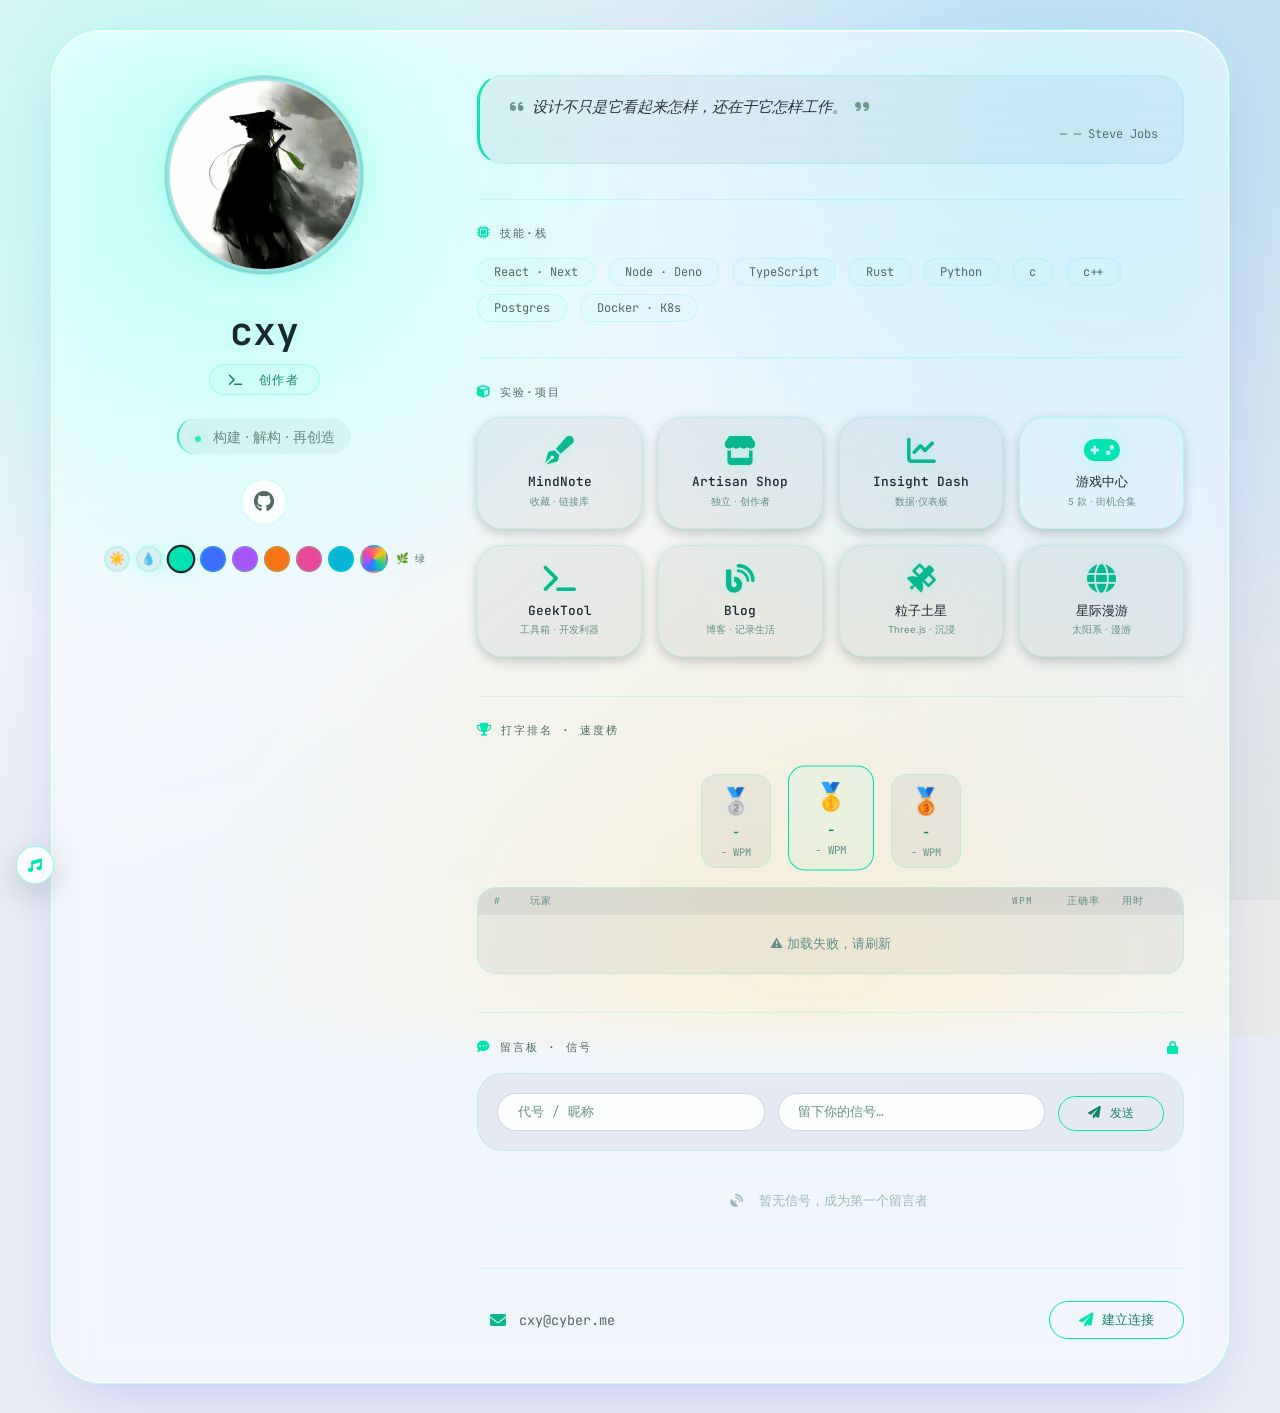
<file: index.html>
<!DOCTYPE html>
<html lang="zh-CN">

<head>
  <meta charset="UTF-8" />
  <meta name="viewport" content="width=device-width, initial-scale=1.0" />
  <title>cxy的个人网站</title>
  <link rel="stylesheet" href="https://cdnjs.cloudflare.com/ajax/libs/font-awesome/6.0.0-beta3/css/all.min.css" />
  <link rel="preconnect" href="https://fonts.googleapis.com" />
  <link rel="preconnect" href="https://fonts.gstatic.com" crossorigin />
  <link
    href="https://fonts.googleapis.com/css2?family=JetBrains+Mono:wght@400;500;600;700&family=Inter:wght@400;500;600;700&display=swap"
    rel="stylesheet" />
  <link rel="stylesheet" href="assets/theme.css" />
  <link rel="icon" type="image/svg+xml" href="favicon.svg" data-theme-icon />
  <script src="assets/theme.js"></script>
  <style>

    * {
      margin: 0;
      padding: 0;
      box-sizing: border-box;
    }

    body {
      font-family: 'Inter', 'JetBrains Mono', monospace;
      background: var(--bg-body);
      background-image: radial-gradient(circle at 10% 20%, #13171f 0%, #080a0e 90%);
      min-height: 100vh;
      display: flex;
      align-items: center;
      justify-content: center;
      padding: 1.8rem;
      color: var(--text-primary);
      line-height: 1.5;
    }

    .card {
      max-width: 1180px;
      width: 100%;
      background: var(--bg-card);
      backdrop-filter: blur(12px) saturate(180%);
      border-radius: 3.2rem;
      padding: 2.8rem;
      border: 1px solid var(--primary-border);
      box-shadow: 0 30px 60px -20px rgba(0, 0, 0, 0.8), 0 0 0 1px var(--primary-border) inset;
      transition: border-color 0.3s;
    }

    .card:hover {
      border-color: var(--primary-border-hover);
    }

    .profile-grid {
      display: grid;
      grid-template-columns: 1fr 2.1fr;
      gap: 2.8rem;
      align-items: start;
    }

    .profile-side {
      display: flex;
      flex-direction: column;
      align-items: center;
      text-align: center;
    }

    .avatar-wrapper {
      position: relative;
      width: 100%;
      max-width: 200px;
      aspect-ratio: 1/1;
      border-radius: 50%;
      padding: 5px;
      background: linear-gradient(145deg, #1a2a3a, #0d1b2a);
      box-shadow: 0 0 30px var(--primary-glow), 0 0 8px var(--primary) inset;
      margin-bottom: 1.8rem;
      border: 1px solid var(--primary-border);
      transition: box-shadow 0.3s;
    }

    .avatar-wrapper:hover {
      box-shadow: 0 0 48px var(--primary-glow), 0 0 12px var(--primary) inset;
    }

    .avatar-placeholder {
      width: 100%;
      height: 100%;
      border-radius: 50%;
      background: #10171f;
      display: flex;
      align-items: center;
      justify-content: center;
      font-size: 4.8rem;
      font-weight: 600;
      color: var(--text-accent);
      text-shadow: 0 0 18px var(--primary-glow);
      border: 1px solid var(--primary-border);
      background-image: radial-gradient(circle at 30% 30%, #1d3347, #0d1823);
    }

    .profile-name {
      font-family: 'JetBrains Mono', monospace;
      font-size: 2.4rem;
      font-weight: 600;
      color: var(--text-primary);
      text-shadow: 0 0 12px var(--primary-glow);
      margin-bottom: 0.2rem;
    }

    .profile-title {
      font-family: 'JetBrains Mono', monospace;
      font-size: 0.75rem;
      font-weight: 400;
      letter-spacing: 1.5px;
      text-transform: uppercase;
      color: var(--text-accent);
      background: rgba(var(--primary-rgb), 0.04);
      padding: 0.35rem 1.2rem;
      border-radius: 40px;
      border: 1px solid var(--primary-border);
      display: inline-block;
      margin-bottom: 1rem;
    }

    .profile-bio {
      font-size: 0.9rem;
      color: var(--text-secondary);
      max-width: 240px;
      margin: 0.5rem auto 1.6rem;
      opacity: 0.8;
      background: var(--bg-input);
      padding: 0.4rem 1rem;
      border-radius: 30px;
      border-left: 2px solid var(--primary);
    }

    .social-links {
      display: flex;
      gap: 1rem;
      flex-wrap: wrap;
      justify-content: center;
    }

    .social-links a {
      display: inline-flex;
      align-items: center;
      justify-content: center;
      width: 46px;
      height: 46px;
      border-radius: 50%;
      background: rgba(20, 30, 44, 0.7);
      color: var(--text-secondary);
      font-size: 1.3rem;
      transition: all 0.2s ease;
      text-decoration: none;
      border: 1px solid var(--primary-border);
    }

    .social-links a:hover {
      background: var(--primary);
      color: #0b0f18;
      transform: translateY(-4px) scale(1.02);
      box-shadow: 0 0 30px var(--primary-glow);
    }

    .profile-content {
      display: flex;
      flex-direction: column;
      gap: 2.2rem;
    }

    .quote-section {
      background: var(--bg-input);
      border-radius: 1.6rem;
      padding: 1.2rem 1.6rem;
      border: 1px solid var(--border-color);
      border-left: 3px solid var(--primary);
      transition: border-color 0.3s;
    }

    .quote-section:hover {
      border-color: var(--primary);
    }

    .quote-text {
      font-size: 0.95rem;
      color: var(--text-primary);
      line-height: 1.6;
      font-style: italic;
    }

    .quote-text i {
      color: var(--text-muted);
      margin: 0 4px;
    }

    .quote-author {
      display: block;
      margin-top: 0.4rem;
      font-size: 0.75rem;
      color: var(--text-secondary);
      font-family: 'JetBrains Mono', monospace;
      text-align: right;
    }

    .quote-author::before {
      content: "— ";
    }

    .skills-section {
      border-top: 1px solid var(--border-color);
      padding-top: 1.6rem;
    }

    .section-label {
      font-family: 'JetBrains Mono', monospace;
      font-size: 0.7rem;
      text-transform: uppercase;
      letter-spacing: 2px;
      font-weight: 500;
      color: var(--text-secondary);
      margin-bottom: 1rem;
      display: flex;
      align-items: center;
      gap: 8px;
    }

    .section-label i {
      color: var(--primary);
      font-size: 0.8rem;
    }

    .skill-tags {
      display: flex;
      flex-wrap: wrap;
      gap: 0.5rem 0.8rem;
    }

    .skill-tag {
      font-family: 'JetBrains Mono', monospace;
      background: rgba(var(--primary-rgb), 0.02);
      padding: 0.25rem 1rem;
      border-radius: 30px;
      font-size: 0.75rem;
      font-weight: 400;
      color: var(--text-secondary);
      border: 1px solid var(--border-color);
      transition: all 0.15s;
    }

    .skill-tag:hover {
      border-color: var(--primary);
      background: rgba(var(--primary-rgb), 0.04);
      color: var(--text-accent);
    }

    .work-section {
      border-top: 1px solid var(--border-color);
      padding-top: 1.6rem;
    }

    .work-grid {
      display: grid;
      grid-template-columns: repeat(auto-fill, minmax(130px, 1fr));
      gap: 1rem;
      margin-top: 0.4rem;
    }

    .work-item {
      background: var(--bg-input);
      border-radius: 1.6rem;
      padding: 1.2rem 0.6rem;
      text-align: center;
      border: 1px solid var(--border-color);
      transition: all 0.25s ease;
      box-shadow: 0 4px 12px rgba(0, 0, 0, 0.2);
      text-decoration: none;
      display: block;
      color: inherit;
      cursor: pointer;
    }

    .work-item:hover {
      transform: translateY(-6px);
      border-color: var(--primary);
      background: rgba(var(--primary-rgb), 0.02);
      box-shadow: 0 0 40px var(--primary-glow);
    }

    .work-item i {
      font-size: 1.8rem;
      color: var(--primary-light);
      margin-bottom: 0.4rem;
      display: block;
      text-shadow: 0 0 12px var(--primary-glow);
    }

    .work-item span {
      display: block;
      font-family: 'JetBrains Mono', monospace;
      font-weight: 500;
      font-size: 0.8rem;
      color: var(--text-primary);
    }

    .work-item small {
      display: block;
      font-size: 0.6rem;
      color: var(--text-muted);
      margin-top: 0.2rem;
    }

    .work-item.game-entry {
      border-color: var(--primary-border);
      background: rgba(var(--primary-rgb), 0.01);
    }

    .work-item.game-entry i {
      color: var(--primary);
      text-shadow: 0 0 24px var(--primary-glow);
    }

    .work-item.game-entry:hover {
      border-color: var(--primary);
      background: rgba(var(--primary-rgb), 0.03);
    }

    /* ===== 打字排名 ===== */
    .rankings-section {
      border-top: 1px solid var(--border-color);
      padding-top: 1.6rem;
      margin-top: 0.2rem;
    }

    .podium {
      display: flex;
      justify-content: center;
      align-items: flex-end;
      gap: 1.2rem;
      padding: 0.8rem 0 1.2rem;
      min-height: 90px;
    }

    .podium-item {
      display: flex;
      flex-direction: column;
      align-items: center;
      gap: 2px;
      padding: 0.4rem 1rem;
      border-radius: 1rem;
      background: var(--bg-input);
      border: 1px solid var(--border-color);
      min-width: 70px;
      transition: 0.2s;
    }

    .podium-item:hover {
      border-color: var(--primary);
      transform: translateY(-2px);
    }

    .podium-first {
      border-color: var(--primary);
      background: rgba(var(--primary-rgb), 0.04);
      padding: 0.6rem 1.5rem;
      transform: scale(1.05);
    }

    .podium-first:hover {
      transform: scale(1.08);
    }

    .podium-medal {
      font-size: 1.6rem;
    }

    .podium-name {
      font-family: 'JetBrains Mono', monospace;
      font-weight: 600;
      font-size: 0.85rem;
      color: var(--text-accent);
    }

    .podium-score {
      font-family: 'JetBrains Mono', monospace;
      font-size: 0.65rem;
      color: var(--text-muted);
    }

    .rankings-table {
      background: var(--bg-input);
      border-radius: 1.2rem;
      border: 1px solid var(--border-color);
      overflow: hidden;
    }

    .rank-header {
      display: grid;
      grid-template-columns: 36px 1fr 55px 55px 45px;
      padding: 0.4rem 1rem;
      background: rgba(0, 0, 0, 0.2);
      font-size: 0.6rem;
      color: var(--text-muted);
      text-transform: uppercase;
      letter-spacing: 1px;
      font-family: 'JetBrains Mono', monospace;
    }

    .rank-row {
      display: grid;
      grid-template-columns: 36px 1fr 55px 55px 45px;
      padding: 0.3rem 1rem;
      font-size: 0.75rem;
      font-family: 'JetBrains Mono', monospace;
      border-top: 1px solid var(--border-color);
      transition: 0.15s;
      align-items: center;
    }

    .rank-row:hover {
      background: rgba(var(--primary-rgb), 0.02);
    }

    .rank-row .rank-num {
      color: var(--text-muted);
      font-size: 0.65rem;
    }

    .rank-row .rank-name {
      color: var(--text-accent);
      font-weight: 500;
    }

    .rank-row .rank-wpm {
      color: var(--primary);
      font-weight: 600;
    }

    .rank-row .rank-acc {
      color: var(--text-secondary);
    }

    .rank-row .rank-time {
      color: var(--text-muted);
      font-size: 0.65rem;
    }

    .rank-row.me {
      background: rgba(var(--primary-rgb), 0.04);
      border-left: 2px solid var(--primary);
    }

    .rank-empty {
      padding: 1.2rem;
      text-align: center;
      color: var(--text-muted);
      font-size: 0.8rem;
    }

    .guestbook-section {
      border-top: 1px solid var(--border-color);
      padding-top: 1.6rem;
      margin-top: 0.2rem;
    }

    .guestbook-area {
      display: flex;
      flex-direction: column;
      gap: 1.2rem;
    }

    .guestbook-form {
      display: flex;
      flex-direction: column;
      gap: 0.8rem;
      background: var(--bg-input);
      padding: 1.2rem;
      border-radius: 1.6rem;
      border: 1px solid var(--border-color);
    }

    .form-row {
      display: flex;
      gap: 0.8rem;
      flex-wrap: wrap;
    }

    .form-row input,
    .form-row textarea {
      flex: 1;
      background: rgba(0, 0, 0, 0.3);
      border: 1px solid var(--border-color);
      border-radius: 60px;
      padding: 0.6rem 1.2rem;
      font-family: 'JetBrains Mono', monospace;
      font-size: 0.8rem;
      color: var(--text-primary);
      outline: none;
      min-width: 140px;
      transition: border-color 0.3s;
    }

    .form-row input:focus,
    .form-row textarea:focus {
      border-color: var(--primary);
      box-shadow: 0 0 20px var(--primary-glow);
    }

    .form-row textarea {
      border-radius: 1.2rem;
      resize: vertical;
      min-height: 60px;
      flex-basis: 100%;
    }

    .form-row input::placeholder,
    .form-row textarea::placeholder {
      color: var(--text-muted);
      font-weight: 300;
    }

    .btn-submit {
      align-self: flex-end;
      background: transparent;
      border: 1px solid var(--primary);
      color: var(--text-accent);
      padding: 0.5rem 1.8rem;
      border-radius: 60px;
      font-family: 'JetBrains Mono', monospace;
      font-size: 0.75rem;
      font-weight: 500;
      cursor: pointer;
      transition: all 0.25s ease;
      display: inline-flex;
      align-items: center;
      gap: 0.6rem;
    }

    .btn-submit:hover {
      background: var(--primary);
      color: #0b0f18;
      box-shadow: 0 0 40px var(--primary-glow);
    }

    .btn-submit i {
      font-size: 0.8rem;
    }

    .messages-container {
      display: flex;
      flex-direction: column;
      gap: 0.9rem;
      max-height: 340px;
      overflow-y: auto;
      padding-right: 4px;
      scrollbar-width: thin;
      scrollbar-color: #1a3340 transparent;
    }

    .messages-container::-webkit-scrollbar {
      width: 4px;
    }

    .messages-container::-webkit-scrollbar-track {
      background: transparent;
    }

    .messages-container::-webkit-scrollbar-thumb {
      background: #1a3340;
      border-radius: 12px;
    }

    .message-item {
      background: rgba(0, 20, 20, 0.15);
      border-radius: 1.2rem;
      padding: 0.8rem 1.2rem;
      border-left: 3px solid var(--primary);
      border: 1px solid var(--border-color);
      border-left-width: 4px;
      display: flex;
      justify-content: space-between;
      align-items: flex-start;
      gap: 0.8rem;
      transition: background 0.2s;
    }

    .message-item:hover {
      background: rgba(var(--primary-rgb), 0.01);
    }

    .message-body {
      flex: 1;
    }

    .message-meta {
      display: flex;
      align-items: baseline;
      gap: 0.6rem;
      flex-wrap: wrap;
      margin-bottom: 0.15rem;
    }

    .message-author {
      font-family: 'JetBrains Mono', monospace;
      font-weight: 600;
      font-size: 0.8rem;
      color: var(--text-accent);
    }

    .message-time {
      font-family: 'JetBrains Mono', monospace;
      font-size: 0.55rem;
      color: var(--text-muted);
      letter-spacing: 0.3px;
    }

    .message-text {
      font-size: 0.9rem;
      color: var(--text-primary);
      word-break: break-word;
      line-height: 1.5;
    }

    .message-delete {
      background: transparent;
      border: none;
      color: var(--text-muted);
      cursor: pointer;
      font-size: 0.9rem;
      padding: 0.2rem 0.4rem;
      border-radius: 30px;
      transition: all 0.15s;
      flex-shrink: 0;
      margin-top: 0.1rem;
    }

    .message-delete:hover {
      color: #ff6b6b;
      background: rgba(255, 100, 100, 0.06);
      transform: scale(1.1);
    }

    .empty-messages {
      color: var(--text-muted);
      font-family: 'JetBrains Mono', monospace;
      font-size: 0.8rem;
      text-align: center;
      padding: 1.2rem 0;
      border: 1px dashed var(--border-color);
      border-radius: 1.6rem;
      opacity: 0.6;
    }

    .contact-row {
      margin-top: 0.2rem;
      display: flex;
      flex-wrap: wrap;
      align-items: center;
      gap: 1.2rem 1.8rem;
      border-top: 1px solid var(--border-color);
      padding-top: 2rem;
    }

    .contact-item {
      display: flex;
      align-items: center;
      gap: 0.6rem;
      color: var(--text-secondary);
      font-size: 0.85rem;
      font-family: 'JetBrains Mono', monospace;
      text-decoration: none;
      padding: 0.2rem 0.6rem;
      border-radius: 30px;
      transition: color 0.2s;
    }

    .contact-item i {
      font-size: 1rem;
      color: var(--primary-light);
      width: 1.4rem;
      text-align: center;
    }

    .contact-item:hover {
      color: var(--text-accent);
    }

    .btn-cta {
      background: transparent;
      color: var(--text-accent);
      padding: 0.5rem 1.8rem;
      border-radius: 60px;
      font-weight: 500;
      font-size: 0.8rem;
      font-family: 'JetBrains Mono', monospace;
      text-decoration: none;
      border: 1px solid var(--primary);
      transition: all 0.25s ease;
      display: inline-flex;
      align-items: center;
      gap: 0.6rem;
      margin-left: auto;
    }

    .btn-cta i {
      color: var(--primary);
      font-size: 0.9rem;
      transition: color 0.25s;
    }

    .btn-cta:hover {
      background: var(--primary);
      color: #0b0f18;
      box-shadow: 0 0 40px var(--primary-glow);
    }

    .btn-cta:hover i {
      color: #0b0f18;
    }

    .scanline {
      position: fixed;
      top: 0;
      left: 0;
      width: 100%;
      height: 100%;
      pointer-events: none;
      z-index: 9999;
      background: repeating-linear-gradient(0deg, rgba(var(--primary-rgb), 0.01) 0px, rgba(0, 0, 0, 0.01) 2px, transparent 4px,
          transparent 6px);
      opacity: 0.15;
    }

    .glow-dot {
      display: inline-block;
      width: 6px;
      height: 6px;
      background: var(--primary);
      border-radius: 50%;
      margin-right: 8px;
      box-shadow: 0 0 16px var(--primary);
      animation: pulse-dot 1.8s infinite;
    }

    @keyframes pulse-dot {

      0%,
      100% {
        opacity: 0.3;
        transform: scale(0.9);
      }

      50% {
        opacity: 1;
        transform: scale(1.2);
      }
    }

    @media (max-width: 820px) {
      .profile-grid {
        grid-template-columns: 1fr;
        gap: 1.8rem;
      }

      .card {
        padding: 2rem 1.6rem;
        border-radius: 2.4rem;
      }

      .profile-side {
        max-width: 280px;
        margin: 0 auto;
      }

      .avatar-wrapper {
        max-width: 150px;
      }

      .profile-name {
        font-size: 2rem;
      }

      .work-grid {
        grid-template-columns: repeat(auto-fill, minmax(120px, 1fr));
      }

      .contact-row {
        flex-direction: column;
        align-items: stretch;
        gap: 0.6rem;
      }

      .btn-cta {
        margin-left: 0;
        justify-content: center;
      }

      .form-row {
        flex-direction: column;
      }

      .form-row input {
        flex-basis: auto;
      }

      .btn-submit {
        align-self: stretch;
        justify-content: center;
      }
    }

    @media (max-width: 480px) {
      .card {
        padding: 1.2rem 1rem;
        border-radius: 1.8rem;
      }

      .profile-name {
        font-size: 1.6rem;
      }

      .skill-tags {
        gap: 0.3rem;
      }

      .skill-tag {
        font-size: 0.7rem;
        padding: 0.2rem 0.7rem;
      }

      .message-item {
        flex-wrap: wrap;
      }

      .message-delete {
        align-self: flex-end;
      }
    }

    /* ===== 白天模式：翻亮页面里写死的深色块 ===== */
    html[data-mode="light"] .avatar-wrapper {
      background: linear-gradient(145deg, #dfe8f3, #c8d5e6);
    }

    html[data-mode="light"] .avatar-placeholder {
      background: #eef2f8;
      background-image: radial-gradient(circle at 30% 30%, #e2ebf5, #d0dcea);
    }

    html[data-mode="light"] .social-links a {
      background: rgba(255, 255, 255, 0.85);
    }

    html[data-mode="light"] .message-item {
      background: rgba(255, 255, 255, 0.6);
    }

    html[data-mode="light"] .rank-header {
      background: rgba(16, 34, 52, 0.06);
    }
  </style>
</head>

<body>
  <div class="scanline" aria-hidden="true"></div>
  <main class="card">
    <div class="profile-grid">
      <!-- 左侧 -->
      <aside class="profile-side">
        <div class="avatar-wrapper">
          <img src="avatar.jpg" alt="cxy"
            style="width:100%;height:100%;border-radius:50%;object-fit:cover;display:block;" />
        </div>
        <h1 class="profile-name">cxy</h1>
        <span class="profile-title"><i class="fas fa-terminal" style="margin-right: 6px;"></i> 创作者</span>
        <div class="profile-bio">
          <span class="glow-dot"></span> 构建 · 解构 · 再创造
        </div>
        <div class="social-links">
          <a href="https://github.com/Tzlqcxy" target="_blank" aria-label="GitHub">
            <i class="fab fa-github"></i>
          </a>
        </div>
        <!-- 换肤 + 调色盘 -->
        <div data-theme-switcher style="margin-top:1.2rem"></div>
      </aside>
      <!-- 右侧 -->
      <section class="profile-content">
        <!-- 每日名言 -->
        <div class="quote-section">
          <div class="quote-text" id="quoteText">
            <i class="fas fa-quote-left"></i> 加载中... <i class="fas fa-quote-right"></i>
          </div>
          <div class="quote-author" id="quoteAuthor">——</div>
        </div>
        <!-- 技能 -->
        <div class="skills-section">
          <div class="section-label"><i class="fas fa-microchip"></i> 技能·栈</div>
          <div class="skill-tags">
            <span class="skill-tag">React · Next</span>
            <span class="skill-tag">Node · Deno</span>
            <span class="skill-tag">TypeScript</span>
            <span class="skill-tag">Rust</span>
            <span class="skill-tag">Python</span>
            <span class="skill-tag">c</span>
            <span class="skill-tag">c++</span>
            <span class="skill-tag">Postgres</span>
            <span class="skill-tag">Docker · K8s</span>
          </div>
        </div>
        <!-- 作品 -->
        <div class="work-section">
          <div class="section-label"><i class="fas fa-cube"></i> 实验·项目</div>
          <div class="work-grid">
            <a href="mindnote.html" class="work-item">
              <i class="fas fa-pen-fancy"></i>
              <span>MindNote</span>
              <small>收藏 · 链接库</small>
            </a>
            <a href="artisan.html" class="work-item">
              <i class="fas fa-store"></i>
              <span>Artisan Shop</span>
              <small>独立 · 创作者</small>
            </a>
            <a href="dash.html" class="work-item">
              <i class="fas fa-chart-line"></i>
              <span>Insight Dash</span>
              <small>数据·仪表板</small>
            </a>
            <a href="games.html" class="work-item game-entry">
              <i class="fas fa-gamepad"></i>
              <span>游戏中心</span>
              <small>5 款 · 街机合集</small>
            </a>
            <a href="tool.html" class="work-item">
              <i class="fas fa-terminal"></i>
              <span>GeekTool</span>
              <small>工具箱 · 开发利器</small>
            </a>
            <a href="https://blog.eggfish.dpdns.org" class="work-item">
              <i class="fas fa-blog"></i>
              <span>Blog</span>
              <small>博客 · 记录生活</small>
            </a>
            <a href="saturn.html" class="work-item">
              <i class="fas fa-satellite"></i>
              <span>粒子土星</span>
              <small>Three.js · 沉浸</small>
            </a>
            <a href="planet.html" class="work-item">
              <i class="fas fa-globe"></i>
              <span>星际漫游</span>
              <small>太阳系 · 漫游</small>
            </a>
          </div>
        </div>

        <!-- ===== 打字排名 ===== -->
        <div class="rankings-section">
          <div class="section-label"><i class="fas fa-trophy"></i> 打字排名 · 速度榜</div>

          <div class="podium" id="podium">
            <div class="podium-item" id="rank2">
              <span class="podium-medal">🥈</span>
              <span class="podium-name">-</span>
              <span class="podium-score">- WPM</span>
            </div>
            <div class="podium-item podium-first" id="rank1">
              <span class="podium-medal">🥇</span>
              <span class="podium-name">-</span>
              <span class="podium-score">- WPM</span>
            </div>
            <div class="podium-item" id="rank3">
              <span class="podium-medal">🥉</span>
              <span class="podium-name">-</span>
              <span class="podium-score">- WPM</span>
            </div>
          </div>

          <div class="rankings-table">
            <div class="rank-header">
              <span>#</span>
              <span>玩家</span>
              <span>WPM</span>
              <span>正确率</span>
              <span>用时</span>
            </div>
            <div id="rankingsList">
              <div class="rank-empty">⏳ 加载中...</div>
            </div>
          </div>
        </div>

        <!-- 留言板 -->
        <div class="guestbook-section">
          <div class="section-label">
            <i class="fas fa-comment-dots"></i> 留言板 · 信号
            <button id="gbAdminBtn" type="button"
              style="margin-left:auto;background:none;border:none;color:var(--text-muted);cursor:pointer;font-size:0.8rem;padding:0.1rem 0.4rem;border-radius:30px;transition:0.2s;"
              title="管理模式（删除留言）"><i class="fas fa-lock"></i></button>
          </div>
          <div class="guestbook-area">
            <form class="guestbook-form" id="guestbookForm">
              <div class="form-row">
                <input type="text" id="nameInput" placeholder="代号 / 昵称" maxlength="20" required />
                <input type="text" id="messageInput" placeholder="留下你的信号…" maxlength="120" required />
                <button type="submit" class="btn-submit"><i class="fas fa-paper-plane"></i> 发送</button>
              </div>
            </form>
            <div class="messages-container" id="messagesContainer"></div>
          </div>
        </div>
        <!-- 联系 -->
        <div class="contact-row">
          <a href="mailto:cxy@cyber.me" class="contact-item">
            <i class="fas fa-envelope"></i> cxy@cyber.me
          </a>
          <a href="#" class="btn-cta">
            <i class="fas fa-paper-plane"></i> 建立连接
          </a>
        </div>
      </section>
    </div>
  </main>

  <script>
    
    // ===== 每日名言 =====
    (function () {
      const quotes = [
        { text: "代码是写给人看的，只是顺便让机器执行。", author: "计算机科学格言" },
        { text: "简单是可靠的先决条件。", author: "Edsger Dijkstra" },
        { text: "任何傻瓜都能写出计算机能理解的代码。优秀的程序员写出人能读懂的代码。", author: "Martin Fowler" },
        { text: "程序必须是为了让人阅读而写，只是顺便让机器执行。", author: "Harold Abelson" },
        { text: "好的设计是显而易见的，伟大的设计是隐形的。", author: "Jared Spool" },
        { text: "在软件中，唯一不变的就是变化本身。", author: "敏捷宣言" },
        { text: "复杂性是万恶之源。", author: "计算机科学格言" },
        { text: "先让它工作，再让它正确，最后让它更快。", author: "编程格言" },
        { text: "最有效的调试工具是仔细思考。", author: "Brian Kernighan" },
        { text: "优秀的设计师会简化，而不是复杂化。", author: "设计格言" },
        { text: "不要重复自己。", author: "DRY 原则" },
        { text: "保持简单，傻瓜。", author: "KISS 原则" },
        { text: "预见变化并拥抱它。", author: "敏捷价值观" },
        { text: "最好的方式是去做，而不是空谈。", author: "实践格言" },
        { text: "创造力是聪明地玩耍。", author: "Albert Einstein" },
        { text: "完美不是没有东西可加，而是没有东西可减。", author: "Antoine de Saint-Exupéry" },
        { text: "设计不只是它看起来怎样，还在于它怎样工作。", author: "Steve Jobs" },
      ];
      const now = new Date();
      const start = new Date(now.getFullYear(), 0, 0);
      const diff = now - start;
      const dayOfYear = Math.floor(diff / (1000 * 60 * 60 * 24));
      const index = dayOfYear % quotes.length;
      const quote = quotes[index];
      const textEl = document.getElementById('quoteText');
      const authorEl = document.getElementById('quoteAuthor');
      if (textEl && authorEl) {
        textEl.innerHTML = `<i class="fas fa-quote-left"></i> ${quote.text} <i class="fas fa-quote-right"></i>`;
        authorEl.textContent = `— ${quote.author}`;
      }
    })();

    // ===== 留言板 (D1 后端存储) =====
    (function () {
      const API_BASE = 'https://api.eggfish.dpdns.org/api';

      async function fetchMessages() {
        try {
          const resp = await fetch(`${API_BASE}/messages`);
          if (!resp.ok) throw new Error('获取失败');
          const data = await resp.json();
          localStorage.setItem('geek_guestbook_messages', JSON.stringify(data));
          return data;
        } catch (error) {
          console.warn('从服务器获取留言失败:', error);
          try {
            const raw = localStorage.getItem('geek_guestbook_messages');
            if (raw) {
              const parsed = JSON.parse(raw);
              if (Array.isArray(parsed)) return parsed;
            }
          } catch (_) { }
          return [];
        }
      }

      async function addMessage(name, text) {
        try {
          const resp = await fetch(`${API_BASE}/messages`, {
            method: 'POST',
            headers: { 'Content-Type': 'application/json' },
            body: JSON.stringify({ name: name.trim(), text: text.trim() })
          });
          if (!resp.ok) {
            const errMsg = await resp.text();
            throw new Error(errMsg || '保存失败');
          }
          return true;
        } catch (error) {
          console.warn('发送留言失败:', error);
          alert('⚠️ ' + error.message);
          return false;
        }
      }

      async function deleteMessage(id) {
        try {
          const resp = await fetch(`${API_BASE}/messages/${id}`, {
            method: 'DELETE',
            headers: { 'X-Admin-Token': sessionStorage.getItem('admin_token') || '' }
          });
          if (resp.status === 401) {
            sessionStorage.removeItem('admin_token');
            syncAdminBtn();
            throw new Error('管理密钥不正确');
          }
          if (!resp.ok) throw new Error('删除失败');
          return true;
        } catch (error) {
          console.warn('删除留言失败:', error);
          alert('⚠️ ' + error.message);
          return false;
        }
      }

      // 管理模式：有密钥才显示删除按钮（校验在服务端做）
      function adminOn() { return !!sessionStorage.getItem('admin_token'); }
      function syncAdminBtn() {
        const btn = document.getElementById('gbAdminBtn');
        if (!btn) return;
        btn.innerHTML = adminOn() ? '<i class="fas fa-lock-open"></i>' : '<i class="fas fa-lock"></i>';
        btn.title = adminOn() ? '退出管理模式' : '管理模式（删除留言）';
        btn.style.color = adminOn() ? 'var(--primary)' : '';
      }
      (function () {
        const btn = document.getElementById('gbAdminBtn');
        if (!btn) return;
        btn.addEventListener('click', function () {
          if (adminOn()) {
            sessionStorage.removeItem('admin_token');
          } else {
            const tk = prompt('输入管理密钥（与后台管理一致）');
            if (tk === null) return;
            if (!tk.trim()) { alert('密钥不能为空'); return; }
            sessionStorage.setItem('admin_token', tk.trim());
          }
          syncAdminBtn();
          loadMessages();
        });
        syncAdminBtn();
      })();

      function formatTime(timestamp) {
        const date = new Date(timestamp);
        const pad = (n) => String(n).padStart(2, '0');
        return `${date.getFullYear()}-${pad(date.getMonth() + 1)}-${pad(date.getDate())} ${pad(date.getHours())}:${pad(date.getMinutes())}`;
      }

      function escapeHtml(unsafe) {
        if (!unsafe) return '';
        return unsafe.replace(/&/g, "&amp;").replace(/</g, "&lt;").replace(/>/g, "&gt;").replace(/"/g, "&quot;")
          .replace(/'/g, "&#039;");
      }

      function renderMessages(messages) {
        const container = document.getElementById('messagesContainer');
        if (!container) return;

        if (!messages || messages.length === 0) {
          container.innerHTML =
            `<div class="empty-messages"><i class="fas fa-satellite-dish" style="margin-right: 8px;"></i> 暂无信号，成为第一个留言者</div>`;
          return;
        }

        const sorted = [...messages].sort((a, b) => (b.created_at || b.time || 0) - (a.created_at || a.time || 0));

        let html = '';
        const showDel = adminOn();
        sorted.forEach(msg => {
          const name = msg.name || '匿名';
          const text = msg.text || '…';
          const time = msg.created_at || msg.time || Date.now();
          const id = msg.id;
          const timeStr = formatTime(time);

          html += `
                <div class="message-item" data-id="${id}">
                    <div class="message-body">
                        <div class="message-meta">
                            <span class="message-author">${escapeHtml(name)}</span>
                            <span class="message-time">${timeStr}</span>
                        </div>
                        <div class="message-text">${escapeHtml(text)}</div>
                    </div>
                    ${showDel ? '<button class="message-delete" data-id="' + id + '" title="删除信号"><i class="fas fa-trash-alt"></i></button>' : ''}
                </div>
            `;
        });

        container.innerHTML = html;

        container.querySelectorAll('.message-delete').forEach(btn => {
          btn.addEventListener('click', async function (e) {
            e.stopPropagation();
            const id = Number(this.getAttribute('data-id'));
            if (!id) return;
            if (!confirm('确定要抹除这条信号吗？')) return;

            const ok = await deleteMessage(id);
            if (ok) {
              const messages = await fetchMessages();
              renderMessages(messages);
            }
          });
        });
      }

      async function loadMessages() {
        const messages = await fetchMessages();
        renderMessages(messages);
        return messages;
      }

      const form = document.getElementById('guestbookForm');
      const nameInput = document.getElementById('nameInput');
      const messageInput = document.getElementById('messageInput');

      if (form) {
        form.addEventListener('submit', async function (e) {
          e.preventDefault();

          const name = nameInput.value.trim();
          const text = messageInput.value.trim();

          if (!name || !text) {
            alert('代号和信号都不能为空 ✦');
            return;
          }

          const submitBtn = form.querySelector('.btn-submit');
          submitBtn.disabled = true;
          submitBtn.innerHTML = '<i class="fas fa-spinner fa-spin"></i> 发送中...';

          const ok = await addMessage(name, text);

          submitBtn.disabled = false;
          submitBtn.innerHTML = '<i class="fas fa-paper-plane"></i> 发送';

          if (ok) {
            nameInput.value = '';
            messageInput.value = '';
            const messages = await fetchMessages();
            renderMessages(messages);
            const container = document.getElementById('messagesContainer');
            if (container) container.scrollTop = 0;
          }
        });
      }

      loadMessages();

      window.refreshGuestbook = loadMessages;

      setInterval(() => {
        loadMessages();
      }, 30000);
    })();

    // ===== 打字排名 =====
    (function () {
      const API_BASE = 'https://api.eggfish.dpdns.org/api';
      const container = document.getElementById('rankingsList');
      const playerName = localStorage.getItem('typing_name') || 'cxy';

      function escapeHtml(unsafe) {
        if (!unsafe) return '';
        return unsafe.replace(/&/g, "&amp;").replace(/</g, "&lt;").replace(/>/g, "&gt;").replace(/"/g, "&quot;")
          .replace(/'/g, "&#039;");
      }

      // 更新领奖台
      async function updatePodium() {
        try {
          const res = await fetch(`${API_BASE}/rankings/top`);
          if (!res.ok) throw new Error('获取领奖台失败');
          const data = await res.json();
          const ranks = ['rank1', 'rank2', 'rank3'];
          const medals = ['🥇', '🥈', '🥉'];
          ranks.forEach((id, i) => {
            const el = document.getElementById(id);
            if (!el) return;
            const item = data && data[i] ? data[i] : null;
            if (item) {
              el.querySelector('.podium-name').textContent = item.player_name;
              el.querySelector('.podium-score').textContent = `${item.wpm} WPM`;
              el.querySelector('.podium-medal').textContent = medals[i];
            } else {
              el.querySelector('.podium-name').textContent = '---';
              el.querySelector('.podium-score').textContent = '-- WPM';
              el.querySelector('.podium-medal').textContent = medals[i];
            }
          });
        } catch (error) {
          console.warn('领奖台加载失败:', error);
        }
      }

      // 更新排名列表
async function updateRankings() {
    try {
        const res = await fetch(`${API_BASE}/rankings?limit=20`);
        if (!res.ok) throw new Error('获取排名列表失败');
        const data = await res.json();

        if (!data || data.length === 0) {
            container.innerHTML = '<div class="rank-empty">🏁 暂无数据，快去打字测试！</div>';
            return;
        }

        let html = '';
        data.forEach((item, index) => {
            const isMe = item.player_name === playerName;
            html += `
                <div class="rank-row ${isMe ? 'me' : ''}">
                    <span class="rank-num">#${index + 1}</span>
                    <span class="rank-name">${escapeHtml(item.player_name)}</span>
                    <span class="rank-wpm">${item.wpm}</span>
                    <span class="rank-acc">${item.accuracy}%</span>
                    <span class="rank-time">${item.time_used}s</span>
                </div>
            `;
        });
        container.innerHTML = html;
    } catch (error) {
        console.warn('排名列表加载失败:', error);
        // 区分：是网络错误还是真的没数据
        container.innerHTML = '<div class="rank-empty">⚠️ 加载失败，请刷新</div>';
    }
}

      // 首次加载
      updatePodium();
      updateRankings();

      // 每 30 秒自动刷新
      setInterval(() => {
        updatePodium();
        updateRankings();
      }, 30000);
    })();
  </script>

</body>

</html>
</file>
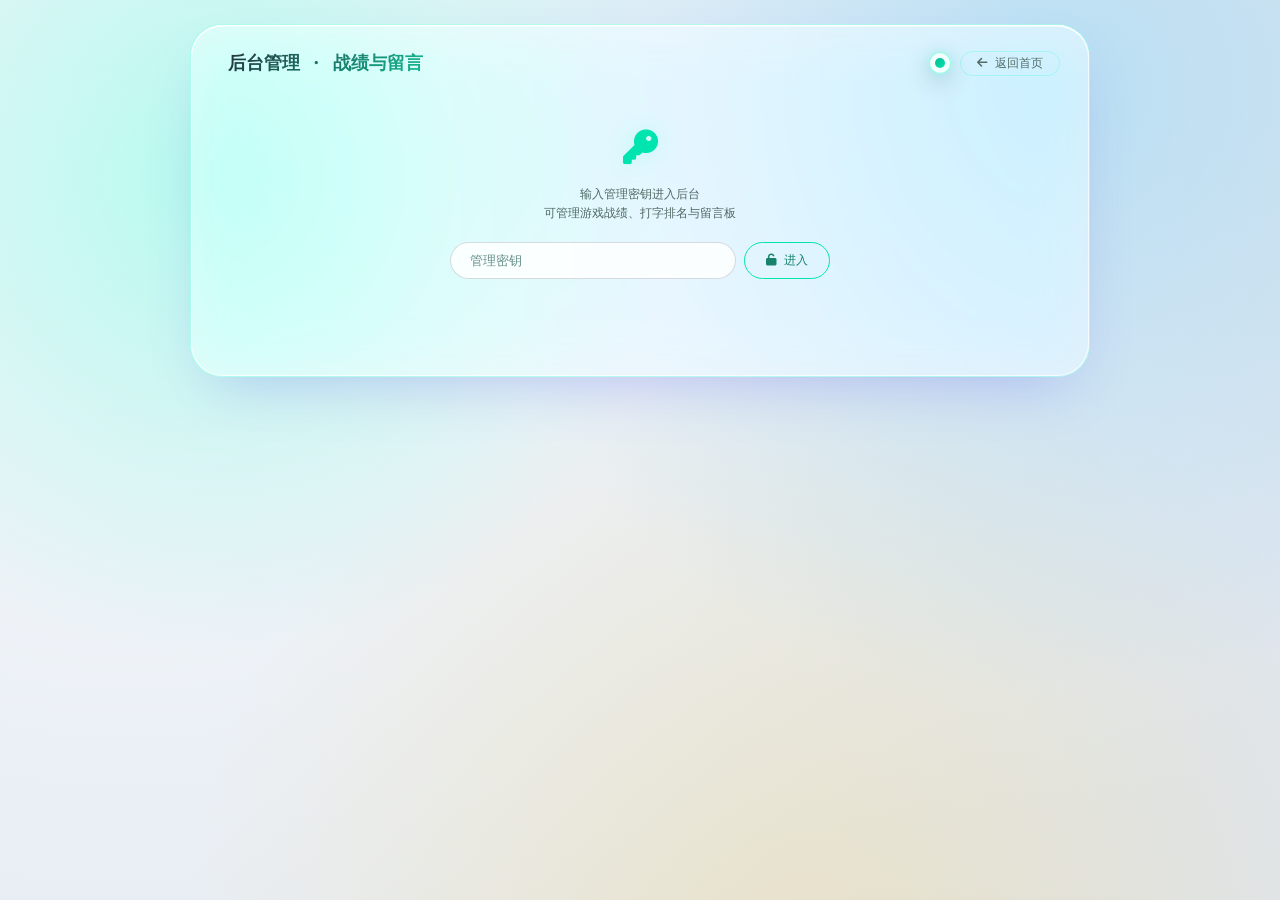
<file: admin.html>
<!DOCTYPE html>
<html lang="zh-CN" data-player="off">

<head>
    <meta charset="UTF-8" />
    <meta name="viewport" content="width=device-width, initial-scale=1.0" />
    <meta name="robots" content="noindex, nofollow" />
    <title>后台管理 · 战绩与留言</title>
    <link rel="stylesheet" href="https://cdnjs.cloudflare.com/ajax/libs/font-awesome/6.0.0-beta3/css/all.min.css" />
    <link rel="preconnect" href="https://fonts.googleapis.com" />
    <link rel="preconnect" href="https://fonts.gstatic.com" crossorigin />
    <link href="https://fonts.googleapis.com/css2?family=JetBrains+Mono:wght@400;500;600;700&display=swap"
        rel="stylesheet" />
    <link rel="stylesheet" href="assets/theme.css" />
    <link rel="icon" type="image/svg+xml" href="favicon.svg" data-theme-icon />
    <script src="assets/theme.js"></script>
    <style>
        * {
            margin: 0;
            padding: 0;
            box-sizing: border-box;
        }

        body {
            font-family: 'JetBrains Mono', monospace;
            background: var(--bg-body);
            background-image: radial-gradient(circle at 10% 20%, #13171f 0%, #080a0e 90%);
            min-height: 100vh;
            display: flex;
            align-items: flex-start;
            justify-content: center;
            padding: 1.5rem;
            color: var(--text-primary);
        }

        .glass-card {
            max-width: 900px;
            width: 100%;
            background: var(--bg-card);
            backdrop-filter: blur(12px) saturate(180%);
            border-radius: 2rem;
            padding: 1.6rem 1.8rem;
            border: 1px solid var(--primary-border);
            box-shadow: 0 30px 60px -20px rgba(0, 0, 0, 0.8), 0 0 0 1px var(--primary-border) inset;
        }

        .header {
            display: flex;
            align-items: center;
            justify-content: space-between;
            margin-bottom: 1.2rem;
            gap: 0.6rem;
            flex-wrap: wrap;
        }

        .header h1 {
            font-size: 1.1rem;
            font-weight: 600;
            background: linear-gradient(135deg, var(--text-primary), var(--primary-light));
            -webkit-background-clip: text;
            background-clip: text;
            color: transparent;
        }

        .header h1 i {
            color: var(--primary);
            margin-right: 8px;
        }

        .header-right {
            display: flex;
            align-items: center;
            gap: 0.6rem;
        }

        .back-link {
            color: var(--text-secondary);
            text-decoration: none;
            font-size: 0.75rem;
            padding: 0.2rem 1rem;
            border: 1px solid var(--primary-border);
            border-radius: 30px;
            transition: 0.2s;
        }

        .back-link:hover {
            border-color: var(--primary);
            color: var(--text-accent);
        }

        /* ===== 登录 ===== */
        .login-box {
            max-width: 380px;
            margin: 3rem auto;
            text-align: center;
        }

        .login-box .lock {
            font-size: 2.2rem;
            color: var(--primary);
            text-shadow: 0 0 24px var(--primary-glow);
            margin-bottom: 0.8rem;
        }

        .login-box p {
            font-size: 0.72rem;
            color: var(--text-secondary);
            margin-bottom: 1.2rem;
            line-height: 1.7;
        }

        .login-row {
            display: flex;
            gap: 0.5rem;
        }

        .login-row input {
            flex: 1;
            background: rgba(0, 0, 0, 0.3);
            border: 1px solid var(--border-color);
            border-radius: 40px;
            padding: 0.55rem 1.2rem;
            font-family: inherit;
            font-size: 0.8rem;
            color: var(--text-primary);
            outline: none;
            min-width: 0;
        }

        .login-row input:focus {
            border-color: var(--primary);
            box-shadow: 0 0 16px var(--primary-glow);
        }

        .btn {
            padding: 0.45rem 1.3rem;
            border-radius: 30px;
            border: 1px solid var(--primary);
            background: transparent;
            color: var(--text-accent);
            font-family: inherit;
            font-size: 0.75rem;
            cursor: pointer;
            transition: 0.2s;
            white-space: nowrap;
        }

        .btn:hover {
            background: var(--primary);
            color: #0b0f18;
            box-shadow: 0 0 24px var(--primary-glow);
        }

        .login-err {
            margin-top: 0.8rem;
            font-size: 0.7rem;
            color: var(--danger-color);
            min-height: 1em;
        }

        /* ===== 统计 ===== */
        .stats-row {
            display: flex;
            gap: 0.6rem;
            flex-wrap: wrap;
            margin-bottom: 1.1rem;
        }

        .stat-chip {
            background: var(--bg-input);
            border: 1px solid var(--border-color);
            border-radius: 1rem;
            padding: 0.5rem 1rem;
            font-size: 0.68rem;
            color: var(--text-secondary);
            display: flex;
            align-items: baseline;
            gap: 0.5rem;
        }

        .stat-chip b {
            color: var(--primary);
            font-size: 0.95rem;
        }

        /* ===== 标签页 ===== */
        .tabs {
            display: flex;
            gap: 0.4rem;
            flex-wrap: wrap;
            border-bottom: 1px solid var(--border-color);
            padding-bottom: 0.7rem;
            margin-bottom: 0.8rem;
            align-items: center;
        }

        .tab-btn {
            background: transparent;
            border: none;
            color: var(--text-secondary);
            padding: 0.35rem 1.1rem;
            border-radius: 30px;
            cursor: pointer;
            font-size: 0.75rem;
            font-family: inherit;
            transition: 0.2s;
            font-weight: 500;
        }

        .tab-btn:hover {
            color: var(--text-accent);
            background: rgba(var(--primary-rgb), 0.04);
        }

        .tab-btn.active {
            color: var(--text-accent);
            background: rgba(var(--primary-rgb), 0.06);
            border: 1px solid var(--primary-border);
        }

        .tab-tools {
            margin-left: auto;
            display: flex;
            gap: 0.5rem;
            align-items: center;
        }

        select.mini {
            background: var(--bg-input);
            border: 1px solid var(--border-color);
            border-radius: 30px;
            color: var(--text-secondary);
            font-family: inherit;
            font-size: 0.68rem;
            padding: 0.3rem 0.8rem;
            outline: none;
            cursor: pointer;
        }

        .icon-btn {
            background: transparent;
            border: 1px solid var(--border-color);
            border-radius: 50%;
            width: 28px;
            height: 28px;
            color: var(--text-secondary);
            font-size: 0.7rem;
            cursor: pointer;
            transition: 0.2s;
        }

        .icon-btn:hover {
            border-color: var(--primary);
            color: var(--text-accent);
        }

        /* ===== 数据表 ===== */
        .thead,
        .row {
            display: grid;
            gap: 0.5rem;
            align-items: center;
            padding: 0.35rem 0.6rem;
            font-size: 0.72rem;
        }

        .thead {
            color: var(--text-muted);
            font-size: 0.62rem;
            text-transform: uppercase;
            letter-spacing: 1px;
            border-bottom: 1px solid var(--border-color);
        }

        .row {
            border-bottom: 1px solid var(--border-color);
            transition: background 0.15s;
        }

        .row:hover {
            background: rgba(var(--primary-rgb), 0.02);
        }

        .g-grid {
            grid-template-columns: 2.4em 5.2em 1.2fr 3.6em 1fr 6.5em 5.6em;
        }

        .t-grid {
            grid-template-columns: 2.4em 1.4fr 3.6em 4em 4.6em 5em 5.6em;
        }

        .m-grid {
            grid-template-columns: 2.4em 1fr 2fr 8.5em 5.6em;
        }

        .row .num {
            color: var(--text-muted);
            font-size: 0.62rem;
        }

        .row .name {
            color: var(--text-accent);
            font-weight: 500;
            overflow: hidden;
            text-overflow: ellipsis;
            white-space: nowrap;
        }

        .row .score {
            color: var(--primary);
            font-weight: 600;
        }

        .row .sub {
            color: var(--text-muted);
            font-size: 0.62rem;
            overflow: hidden;
            text-overflow: ellipsis;
            white-space: nowrap;
        }

        .row .acts {
            display: flex;
            gap: 0.3rem;
            justify-content: flex-end;
        }

        .row input {
            width: 100%;
            min-width: 0;
            background: rgba(0, 0, 0, 0.3);
            border: 1px solid var(--border-color);
            border-radius: 6px;
            padding: 0.2rem 0.45rem;
            font-family: inherit;
            font-size: 0.7rem;
            color: var(--text-primary);
            outline: none;
        }

        .row input:focus {
            border-color: var(--primary);
        }

        .row input.short {
            text-align: right;
        }

        .empty {
            padding: 1.6rem;
            text-align: center;
            color: var(--text-muted);
            font-size: 0.72rem;
        }

        /* ===== 反馈条 ===== */
        .toast {
            position: fixed;
            left: 50%;
            bottom: 26px;
            transform: translateX(-50%) translateY(20px);
            background: var(--bg-card);
            backdrop-filter: blur(12px);
            border: 1px solid var(--primary-border);
            border-radius: 40px;
            padding: 0.5rem 1.4rem;
            font-size: 0.72rem;
            color: var(--text-accent);
            opacity: 0;
            pointer-events: none;
            transition: 0.25s;
            z-index: 9999;
        }

        .toast.show {
            opacity: 1;
            transform: translateX(-50%);
        }

        .toast.err {
            color: var(--danger-color);
            border-color: var(--danger-color);
        }

        @media (max-width: 720px) {
            .glass-card {
                padding: 1.1rem 0.9rem;
                border-radius: 1.4rem;
            }

            .g-grid {
                grid-template-columns: 2em 4.4em 1.2fr 3.2em 4.6em;
            }

            .g-grid .col-detail,
            .g-grid .col-time {
                display: none;
            }

            .t-grid {
                grid-template-columns: 2em 1.2fr 3.4em 4em 4.8em;
            }

            .t-grid .col-acc,
            .t-grid .col-mode {
                display: none;
            }

            .m-grid {
                grid-template-columns: 2em 1fr 2fr 4.8em;
            }

            .m-grid .col-mtime {
                display: none;
            }
        }
    </style>
</head>

<body>
    <div class="glass-card">
        <div class="header">
            <h1><i class="fas fa-shield-halved"></i>后台管理 · 战绩与留言</h1>
            <div class="header-right">
                <div data-theme-switcher="compact"></div>
                <a href="index.html" class="back-link"><i class="fas fa-arrow-left"></i> 返回首页</a>
            </div>
        </div>

        <!-- 登录 -->
        <div class="login-box" id="loginBox" hidden>
            <div class="lock"><i class="fas fa-key"></i></div>
            <p>输入管理密钥进入后台<br />可管理游戏战绩、打字排名与留言板</p>
            <div class="login-row">
                <input type="password" id="tokenInput" placeholder="管理密钥" autocomplete="current-password" />
                <button class="btn" id="loginBtn"><i class="fas fa-unlock"></i> 进入</button>
            </div>
            <div class="login-err" id="loginErr"></div>
        </div>

        <!-- 主界面 -->
        <div id="panel" hidden>
            <div class="stats-row" id="statsRow"></div>
            <div class="tabs">
                <button class="tab-btn active" data-tab="games"><i class="fas fa-gamepad"></i> 游戏战绩</button>
                <button class="tab-btn" data-tab="typing"><i class="fas fa-keyboard"></i> 打字排名</button>
                <button class="tab-btn" data-tab="messages"><i class="fas fa-comment-dots"></i> 留言板</button>
                <div class="tab-tools">
                    <select class="mini" id="gameFilter">
                        <option value="">全部游戏</option>
                        <option value="fish">大鱼吃小鱼</option>
                        <option value="flappy">Flappy</option>
                        <option value="snake">贪吃蛇</option>
                        <option value="tetris">俄罗斯方块</option>
                        <option value="aim">瞄准训练</option>
                    </select>
                    <button class="icon-btn" id="refreshBtn" title="刷新"><i class="fas fa-rotate"></i></button>
                    <button class="icon-btn" id="logoutBtn" title="退出登录"><i class="fas fa-right-from-bracket"></i>
                    </button>
                </div>
            </div>
            <div id="tableBox"></div>
        </div>
    </div>

    <div class="toast" id="toast"></div>

    <script>
        (() => {
            'use strict';
            // ?api=http://127.0.0.1:8787/api 可指向本地调试
            const API = new URLSearchParams(location.search).get('api') || 'https://api.eggfish.dpdns.org/api';
            const GAME_NAMES = { fish: '大鱼吃小鱼', flappy: 'Flappy', snake: '贪吃蛇', tetris: '俄罗斯方块', aim: '瞄准训练' };
            const $ = (id) => document.getElementById(id);
            const tokenKey = 'admin_token';

            let token = sessionStorage.getItem(tokenKey) || '';
            let tab = 'games';
            let editing = null;   // 当前编辑行 {kind, id}

            function esc(s) {
                return String(s == null ? '' : s).replace(/[&<>"']/g, c => (
                    { '&': '&amp;', '<': '&lt;', '>': '&gt;', '"': '&quot;', "'": '&#039;' }[c]
                ));
            }
            function fmtTime(ts) {
                if (!ts) return '';
                const d = new Date(ts), p = n => String(n).padStart(2, '0');
                return `${d.getFullYear()}-${p(d.getMonth() + 1)}-${p(d.getDate())} ${p(d.getHours())}:${p(d.getMinutes())}`;
            }
            let toastTimer;
            function toast(msg, isErr) {
                const t = $('toast');
                t.textContent = msg;
                t.className = 'toast show' + (isErr ? ' err' : '');
                clearTimeout(toastTimer);
                toastTimer = setTimeout(() => t.className = 'toast', 2200);
            }

            async function req(path, opts) {
                const r = await fetch(API + path, {
                    ...opts,
                    headers: { 'Content-Type': 'application/json', 'X-Admin-Token': token, ...(opts?.headers || {}) },
                });
                if (r.status === 401) { logout(true); throw new Error('密钥失效'); }
                return r;
            }

            /* ---------- 登录 ---------- */
            async function tryLogin(tk) {
                const r = await fetch(API + '/admin/stats', { headers: { 'X-Admin-Token': tk } });
                if (!r.ok) return false;
                token = tk;
                sessionStorage.setItem(tokenKey, tk);
                return true;
            }
            function logout(expired) {
                token = '';
                sessionStorage.removeItem(tokenKey);
                $('panel').hidden = true;
                $('loginBox').hidden = false;
                if (expired) toast('密钥已失效，请重新登录', true);
            }

            /* ---------- 数据加载 ---------- */
            async function loadStats() {
                const r = await req('/admin/stats');
                if (!r.ok) return;
                const s = await r.json();
                let html = `<span class="stat-chip">留言 <b>${s.messages}</b></span>` +
                    `<span class="stat-chip">打字记录 <b>${s.type_rankings}</b></span>`;
                (s.games || []).forEach(g => {
                    html += `<span class="stat-chip">${esc(g.name)} <b>${g.n}</b></span>`;
                });
                $('statsRow').innerHTML = html;
            }

            async function loadGames() {
                const g = $('gameFilter').value;
                const r = await req('/admin/game-scores' + (g ? '?game=' + g : ''));
                const rows = r.ok ? await r.json() : [];
                let html = '<div class="thead g-grid"><span>#</span><span>游戏</span><span>玩家</span>' +
                    '<span>分数</span><span class="col-detail">说明</span><span class="col-time">时间</span><span></span></div>';
                if (!rows.length) html += '<div class="empty">暂无战绩</div>';
                rows.forEach((row, i) => {
                    const isEdit = editing && editing.kind === 'game' && editing.id === row.id;
                    if (isEdit) {
                        html += `<div class="row g-grid" data-id="${row.id}"><span class="num">${i + 1}</span>` +
                            `<span class="sub">${esc(GAME_NAMES[row.game] || row.game)}</span>` +
                            `<input data-f="player_name" value="${esc(row.player_name)}" maxlength="20" />` +
                            `<input data-f="score" class="short" value="${esc(row.score)}" />` +
                            `<input data-f="detail" class="col-detail" value="${esc(row.detail || '')}" maxlength="60" />` +
                            `<span class="sub col-time">${fmtTime(row.created_at)}</span>` +
                            `<span class="acts"><button class="icon-btn" data-act="save" title="保存"><i class="fas fa-check"></i></button>` +
                            `<button class="icon-btn" data-act="cancel" title="取消"><i class="fas fa-xmark"></i></button></span></div>`;
                    } else {
                        html += `<div class="row g-grid" data-id="${row.id}"><span class="num">${i + 1}</span>` +
                            `<span class="sub">${esc(GAME_NAMES[row.game] || row.game)}</span>` +
                            `<span class="name">${esc(row.player_name)}</span>` +
                            `<span class="score">${esc(row.score)}</span>` +
                            `<span class="sub col-detail">${esc(row.detail || '')}</span>` +
                            `<span class="sub col-time">${fmtTime(row.created_at)}</span>` +
                            `<span class="acts"><button class="icon-btn" data-act="edit" title="编辑"><i class="fas fa-pen"></i></button>` +
                            `<button class="icon-btn" data-act="del" title="删除"><i class="fas fa-trash"></i></button></span></div>`;
                    }
                });
                $('tableBox').innerHTML = html;
            }

            async function loadTyping() {
                const r = await req('/admin/rankings');
                const rows = r.ok ? await r.json() : [];
                let html = '<div class="thead t-grid"><span>#</span><span>玩家</span><span>WPM</span>' +
                    '<span class="col-acc">正确率</span><span class="col-mode">模式</span><span class="col-ttime">时间</span><span></span></div>';
                if (!rows.length) html += '<div class="empty">暂无记录</div>';
                rows.forEach((row, i) => {
                    const isEdit = editing && editing.kind === 'typing' && editing.id === row.id;
                    if (isEdit) {
                        html += `<div class="row t-grid" data-id="${row.id}"><span class="num">${i + 1}</span>` +
                            `<input data-f="player_name" value="${esc(row.player_name)}" maxlength="20" />` +
                            `<input data-f="wpm" class="short" value="${esc(row.wpm)}" />` +
                            `<input data-f="accuracy" class="short col-acc" value="${esc(row.accuracy)}" />` +
                            `<input data-f="mode" class="col-mode" value="${esc(row.mode || '')}" maxlength="10" />` +
                            `<span class="sub col-ttime">${fmtTime(row.created_at)}</span>` +
                            `<span class="acts"><button class="icon-btn" data-act="save" title="保存"><i class="fas fa-check"></i></button>` +
                            `<button class="icon-btn" data-act="cancel" title="取消"><i class="fas fa-xmark"></i></button></span></div>`;
                    } else {
                        html += `<div class="row t-grid" data-id="${row.id}"><span class="num">${i + 1}</span>` +
                            `<span class="name">${esc(row.player_name)}</span>` +
                            `<span class="score">${esc(row.wpm)}</span>` +
                            `<span class="sub col-acc">${esc(row.accuracy)}%</span>` +
                            `<span class="sub col-mode">${esc(row.mode || '-')}</span>` +
                            `<span class="sub col-ttime">${fmtTime(row.created_at)}</span>` +
                            `<span class="acts"><button class="icon-btn" data-act="edit" title="编辑"><i class="fas fa-pen"></i></button>` +
                            `<button class="icon-btn" data-act="del" title="删除"><i class="fas fa-trash"></i></button></span></div>`;
                    }
                });
                $('tableBox').innerHTML = html;
            }

            async function loadMessages() {
                const r = await fetch(API + '/messages');
                const rows = r.ok ? await r.json() : [];
                let html = '<div class="thead m-grid"><span>#</span><span>昵称</span><span>留言</span>' +
                    '<span class="col-mtime">时间</span><span></span></div>';
                if (!rows.length) html += '<div class="empty">暂无留言</div>';
                rows.forEach((row, i) => {
                    html += `<div class="row m-grid" data-id="${row.id}"><span class="num">${i + 1}</span>` +
                        `<span class="name">${esc(row.name)}</span>` +
                        `<span class="sub" title="${esc(row.text)}">${esc(row.text)}</span>` +
                        `<span class="sub col-mtime">${fmtTime(row.created_at)}</span>` +
                        `<span class="acts"><button class="icon-btn" data-act="del" title="删除"><i class="fas fa-trash"></i></button></span></div>`;
                });
                $('tableBox').innerHTML = html;
            }

            function reload() {
                if (tab === 'games') return loadGames();
                if (tab === 'typing') return loadTyping();
                return loadMessages();
            }

            /* ---------- 行操作 ---------- */
            $('tableBox').addEventListener('click', async (e) => {
                const btn = e.target.closest('[data-act]');
                if (!btn) return;
                const rowEl = btn.closest('.row');
                const id = Number(rowEl?.dataset.id);
                const act = btn.dataset.act;
                const kind = tab === 'games' ? 'game' : tab === 'typing' ? 'typing' : 'msg';

                if (act === 'edit') {
                    editing = { kind, id };
                    reload();
                    return;
                }
                if (act === 'cancel') {
                    editing = null;
                    reload();
                    return;
                }
                if (act === 'save') {
                    const get = f => rowEl.querySelector(`[data-f="${f}"]`)?.value.trim();
                    let path, body;
                    if (kind === 'game') {
                        path = `/admin/game-scores/${id}`;
                        body = { player_name: get('player_name'), score: Number(get('score')), detail: get('detail') };
                    } else {
                        path = `/admin/rankings/${id}`;
                        body = { player_name: get('player_name'), wpm: Number(get('wpm')), accuracy: Number(get('accuracy')), mode: get('mode') };
                    }
                    const r = await req(path, { method: 'PUT', body: JSON.stringify(body) });
                    if (r.ok) { toast('已保存'); editing = null; reload(); loadStats(); }
                    else toast(await r.text(), true);
                    return;
                }
                if (act === 'del') {
                    if (!confirm('确定删除这条记录？')) return;
                    const path = kind === 'game' ? `/admin/game-scores/${id}`
                        : kind === 'typing' ? `/admin/rankings/${id}`
                            : `/messages/${id}`;
                    const r = await req(path, { method: 'DELETE' });
                    if (r.ok) { toast('已删除'); reload(); loadStats(); }
                    else toast(await r.text(), true);
                }
            });

            /* ---------- 标签页/工具 ---------- */
            document.querySelectorAll('.tab-btn').forEach(b => {
                b.addEventListener('click', () => {
                    document.querySelectorAll('.tab-btn').forEach(x => x.classList.toggle('active', x === b));
                    tab = b.dataset.tab;
                    editing = null;
                    $('gameFilter').style.visibility = tab === 'games' ? 'visible' : 'hidden';
                    reload();
                });
            });
            $('gameFilter').addEventListener('change', () => { editing = null; loadGames(); });
            $('refreshBtn').addEventListener('click', () => { editing = null; reload(); loadStats(); });
            $('logoutBtn').addEventListener('click', () => logout(false));

            /* ---------- 启动 ---------- */
            async function boot() {
                $('panel').hidden = false;
                $('loginBox').hidden = true;
                $('gameFilter').style.visibility = tab === 'games' ? 'visible' : 'hidden';
                await loadStats();
                await reload();
            }
            if (token) {
                boot().catch(() => logout(true));
            } else {
                $('loginBox').hidden = false;
            }
            async function doLogin() {
                const tk = $('tokenInput').value.trim();
                if (!tk) return;
                $('loginBtn').disabled = true;
                const ok = await tryLogin(tk).catch(() => false);
                $('loginBtn').disabled = false;
                if (ok) { $('loginErr').textContent = ''; $('tokenInput').value = ''; boot(); }
                else $('loginErr').textContent = '✗ 密钥错误';
            }
            $('loginBtn').addEventListener('click', doLogin);
            $('tokenInput').addEventListener('keydown', e => { if (e.key === 'Enter') doLogin(); });
        })();
    </script>

</body>

</html>
</file>
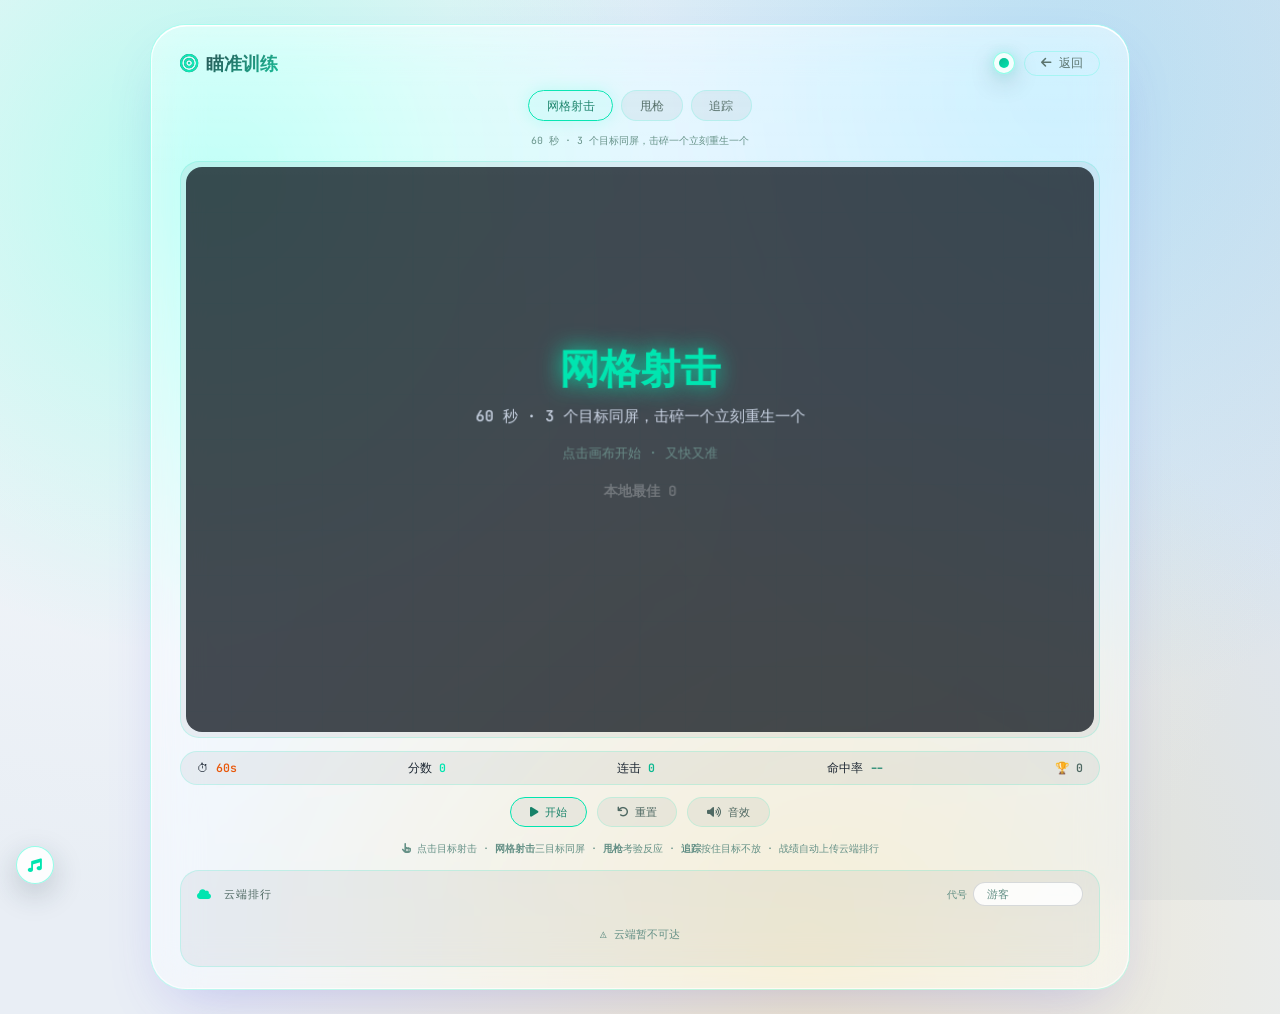
<file: aim.html>
<!DOCTYPE html>
<html lang="zh-CN">

<head>
    <meta charset="UTF-8" />
    <meta name="viewport" content="width=device-width, initial-scale=1.0, maximum-scale=1.0, user-scalable=no" />
    <title>瞄准训练 · Aim Trainer</title>
    <link rel="stylesheet" href="https://cdnjs.cloudflare.com/ajax/libs/font-awesome/6.0.0-beta3/css/all.min.css" />
    <link rel="preconnect" href="https://fonts.googleapis.com" />
    <link rel="preconnect" href="https://fonts.gstatic.com" crossorigin />
    <link href="https://fonts.googleapis.com/css2?family=JetBrains+Mono:wght@400;500;600;700&display=swap"
        rel="stylesheet" />
    <link rel="stylesheet" href="assets/theme.css" />
    <link rel="icon" type="image/svg+xml" href="favicon.svg" data-theme-icon />
    <script src="assets/theme.js"></script>
    <script src="assets/scores.js"></script>
    <style>
        * {
            margin: 0;
            padding: 0;
            box-sizing: border-box;
        }

        body {
            font-family: 'JetBrains Mono', monospace;
            background: var(--bg-body);
            background-image: radial-gradient(circle at 10% 20%, #13171f 0%, #080a0e 90%);
            min-height: 100vh;
            display: flex;
            align-items: center;
            justify-content: center;
            padding: 1.5rem;
            color: var(--text-primary);
        }

        .glass-card {
            max-width: 980px;
            width: 100%;
            background: var(--bg-card);
            backdrop-filter: blur(12px) saturate(180%);
            border-radius: 2.2rem;
            padding: 1.6rem 1.8rem 1.4rem;
            border: 1px solid var(--primary-border);
            box-shadow: 0 30px 60px -20px rgba(0, 0, 0, 0.8), 0 0 0 1px var(--primary-border) inset;
            text-align: center;
        }

        .header {
            display: flex;
            align-items: center;
            justify-content: space-between;
            margin-bottom: 0.9rem;
            gap: 0.6rem;
        }

        .header h1 {
            font-size: 1.15rem;
            font-weight: 600;
            background: linear-gradient(135deg, var(--text-primary), var(--primary-light));
            -webkit-background-clip: text;
            background-clip: text;
            color: transparent;
            white-space: nowrap;
        }

        .header h1 i {
            color: var(--primary);
            margin-right: 8px;
        }

        .header-right {
            display: flex;
            align-items: center;
            gap: 0.6rem;
        }

        .back-link {
            color: var(--text-secondary);
            text-decoration: none;
            font-size: 0.75rem;
            padding: 0.2rem 1rem;
            border: 1px solid var(--primary-border);
            border-radius: 30px;
            transition: 0.2s;
            white-space: nowrap;
        }

        .back-link:hover {
            border-color: var(--primary);
            color: var(--text-accent);
        }

        /* ===== 模式页签 ===== */
        .mode-tabs {
            display: flex;
            gap: 0.5rem;
            justify-content: center;
            flex-wrap: wrap;
            margin-bottom: 0.8rem;
        }

        .mode-tab {
            background: var(--bg-input);
            border: 1px solid var(--border-color);
            color: var(--text-secondary);
            font-family: inherit;
            font-size: 0.72rem;
            padding: 0.4rem 1.1rem;
            border-radius: 30px;
            cursor: pointer;
            transition: 0.2s;
        }

        .mode-tab:hover {
            border-color: var(--primary);
            color: var(--text-accent);
        }

        .mode-tab.active {
            color: var(--text-accent);
            border-color: var(--primary);
            background: rgba(var(--primary-rgb), 0.05);
            box-shadow: 0 0 16px var(--primary-glow);
        }

        .mode-desc {
            font-size: 0.62rem;
            color: var(--text-muted);
            margin-bottom: 0.8rem;
            min-height: 1.2em;
        }

        /* ===== 画布 ===== */
        .game-wrapper {
            background: var(--bg-input);
            border-radius: 1.2rem;
            padding: 0.3rem;
            border: 1px solid var(--border-color);
        }

        #gameCanvas {
            display: block;
            width: 100%;
            aspect-ratio: 900/560;
            border-radius: 1rem;
            touch-action: none;
            cursor: pointer;
        }

        /* ===== 状态栏 ===== */
        .status-bar {
            display: flex;
            justify-content: space-between;
            align-items: center;
            padding: 0.5rem 1rem;
            margin-top: 0.8rem;
            background: var(--bg-input);
            border-radius: 60px;
            border: 1px solid var(--border-color);
            font-size: 0.72rem;
            flex-wrap: wrap;
            gap: 0.3rem 1rem;
        }

        .status-bar span {
            font-weight: 600;
        }

        .status-bar .time span {
            color: var(--warn-color);
        }

        .status-bar .score span {
            color: var(--primary);
        }

        .status-bar .combo span {
            color: var(--primary-light);
        }

        .status-bar .acc span {
            color: var(--text-accent);
        }

        .status-bar .best span {
            color: var(--text-secondary);
        }

        .controls {
            display: flex;
            gap: 0.6rem;
            margin-top: 0.8rem;
            justify-content: center;
            flex-wrap: wrap;
        }

        .btn {
            padding: 0.4rem 1.2rem;
            border-radius: 30px;
            border: 1px solid var(--border-color);
            background: var(--bg-input);
            color: var(--text-secondary);
            font-family: inherit;
            font-size: 0.7rem;
            cursor: pointer;
            transition: 0.2s;
        }

        .btn:hover {
            border-color: var(--primary);
            color: var(--text-accent);
        }

        .btn-primary {
            border-color: var(--primary);
            color: var(--text-accent);
        }

        .btn-primary:hover {
            background: var(--primary);
            color: #0b0f18;
            box-shadow: 0 0 30px var(--primary-glow);
        }

        .help {
            margin-top: 0.8rem;
            font-size: 0.63rem;
            color: var(--text-muted);
            line-height: 1.7;
        }
    </style>
</head>

<body>
    <div class="glass-card">
        <div class="header">
            <h1><i class="fas fa-bullseye"></i>瞄准训练</h1>
            <div class="header-right">
                <div data-theme-switcher="compact"></div>
                <a href="games.html" class="back-link"><i class="fas fa-arrow-left"></i> 返回</a>
            </div>
        </div>

        <div class="mode-tabs" id="modeTabs"></div>
        <div class="mode-desc" id="modeDesc"></div>

        <div class="game-wrapper">
            <canvas id="gameCanvas"></canvas>
        </div>

        <div class="status-bar">
            <div class="time">⏱ <span id="timeVal">--</span></div>
            <div class="score">分数 <span id="scoreVal">0</span></div>
            <div class="combo">连击 <span id="comboVal">0</span></div>
            <div class="acc">命中率 <span id="accVal">--</span></div>
            <div class="best">🏆 <span id="bestVal">0</span></div>
        </div>

        <div class="controls">
            <button class="btn btn-primary" id="startBtn"><i class="fas fa-play"></i> 开始</button>
            <button class="btn" id="resetBtn"><i class="fas fa-undo"></i> 重置</button>
            <button class="btn" id="muteBtn"><i class="fas fa-volume-up"></i> 音效</button>
        </div>

        <div class="help">
            <i class="fas fa-hand-pointer"></i> 点击目标射击 · <b>网格射击</b>三目标同屏 ·
            <b>甩枪</b>考验反应 · <b>追踪</b>按住目标不放 · 战绩自动上传云端排行
        </div>

        <div class="cloud-rank" data-cloud-rank="aim"></div>
    </div>

    <script>
        (() => {
            'use strict';

            /* ---------- 主题色 ---------- */
            function TC() {
                return getComputedStyle(document.documentElement).getPropertyValue('--primary').trim() || '#00e5b0';
            }
            function TCRGB() {
                return getComputedStyle(document.documentElement).getPropertyValue('--primary-rgb').trim() || '0, 255, 200';
            }

            /* ---------- 模式配置（?t=秒 可缩短时长便于调试） ---------- */
            const dbgDur = parseInt(new URLSearchParams(location.search).get('t') || '0', 10) || 0;
            const MODES = {
                gridshot: { name: '网格射击', desc: '60 秒 · 3 个目标同屏，击碎一个立刻重生一个', dur: 60, count: 3, r: 34 },
                flick: { name: '甩枪', desc: '30 秒 · 单目标随机出现，越快分越高', dur: 30, count: 1, r: 27 },
                track: { name: '追踪', desc: '30 秒 · 按住移动目标持续得分', dur: 30, count: 1, r: 30, moving: true },
            };
            let mode = 'gridshot';
            const durOf = m => dbgDur || MODES[m].dur;
            const bestKey = () => 'aim_best_' + mode;

            /* ---------- Canvas ---------- */
            const canvas = document.getElementById('gameCanvas');
            const ctx = canvas.getContext('2d');
            const W = 900, H = 560;
            const TAU = Math.PI * 2;
            (function fit() {
                const dpr = Math.min(devicePixelRatio || 1, 2);
                canvas.width = W * dpr; canvas.height = H * dpr;
                ctx.setTransform(dpr, 0, 0, dpr, 0, 0);
            })();

            /* ---------- DOM ---------- */
            const $ = id => document.getElementById(id);
            const timeEl = $('timeVal'), scoreEl = $('scoreVal'), comboEl = $('comboVal'),
                accEl = $('accVal'), bestEl = $('bestVal'),
                startBtn = $('startBtn'), resetBtn = $('resetBtn'), muteBtn = $('muteBtn'),
                modeTabs = $('modeTabs'), modeDesc = $('modeDesc');

            modeTabs.innerHTML = Object.keys(MODES).map(k =>
                `<button class="mode-tab${k === mode ? ' active' : ''}" data-m="${k}">${MODES[k].name}</button>`).join('');
            modeTabs.addEventListener('click', e => {
                const b = e.target.closest('[data-m]');
                if (!b) return;
                mode = b.dataset.m;
                modeTabs.querySelectorAll('.mode-tab').forEach(t => t.classList.toggle('active', t === b));
                modeDesc.textContent = MODES[mode].desc;
                reset();
            });
            modeDesc.textContent = MODES[mode].desc;

            /* ---------- 音效（WebAudio 小合成器） ---------- */
            let actx = null, muted = false;
            function beep(freq, dur, type, vol) {
                if (muted) return;
                try {
                    if (!actx) actx = new (window.AudioContext || window.webkitAudioContext)();
                    const o = actx.createOscillator(), g = actx.createGain();
                    o.type = type || 'sine'; o.frequency.value = freq;
                    g.gain.setValueAtTime(vol || 0.12, actx.currentTime);
                    g.gain.exponentialRampToValueAtTime(0.0001, actx.currentTime + dur);
                    o.connect(g).connect(actx.destination);
                    o.start(); o.stop(actx.currentTime + dur);
                } catch (e) { /* 忽略 */ }
            }
            const sndHit = c => beep(760 + Math.min(c, 20) * 28, 0.07, 'square', 0.09);
            const sndMiss = () => beep(150, 0.1, 'sawtooth', 0.06);
            const sndEnd = () => { beep(520, 0.12); setTimeout(() => beep(660, 0.12), 120); setTimeout(() => beep(880, 0.2), 240); };
            muteBtn.addEventListener('click', () => {
                muted = !muted;
                muteBtn.innerHTML = muted ? '<i class="fas fa-volume-xmark"></i> 音效' : '<i class="fas fa-volume-up"></i> 音效';
            });

            /* ---------- 游戏状态 ---------- */
            let state = 'ready';   // ready | playing | over
            let targets = [], particles = [], missMarks = [];
            let score = 0, shots = 0, hits = 0, combo = 0, bestCombo = 0;
            let timeLeft = 0, overSince = 0, newBest = false;
            let trackTime = 0, onTarget = 0;      // 追踪模式计时
            let crossX = W / 2, crossY = H / 2, recoil = 0;
            let pointerDown = false, trackingOn = false;

            const rand = (a, b) => a + Math.random() * (b - a);
            bestEl.textContent = localStorage.getItem(bestKey()) || 0;

            function spawnTarget() {
                const cfg = MODES[mode];
                const r = cfg.r;
                for (let tries = 0; tries < 30; tries++) {
                    const x = rand(r + 30, W - r - 30), y = rand(r + 30, H - r - 30);
                    const ok = targets.every(t => Math.hypot(t.x - x, t.y - y) > t.r + r + 24);
                    if (ok || tries === 29) {
                        targets.push({
                            x, y, r, born: 0,
                            vx: cfg.moving ? rand(-160, 160) : 0,
                            vy: cfg.moving ? rand(-160, 160) : 0,
                            turnT: rand(0.5, 1.4), phase: rand(0, TAU),
                        });
                        return;
                    }
                }
            }

            function reset() {
                state = 'ready';
                targets = []; particles = []; missMarks = [];
                score = 0; shots = 0; hits = 0; combo = 0; bestCombo = 0;
                timeLeft = durOf(mode); newBest = false;
                trackTime = 0; onTarget = 0; trackingOn = false;
                bestEl.textContent = localStorage.getItem(bestKey()) || 0;
                canvas.style.cursor = 'pointer';
                syncHud(); syncBtn();
            }

            function start() {
                reset();
                state = 'playing';
                for (let i = 0; i < MODES[mode].count; i++) spawnTarget();
                canvas.style.cursor = 'none';
                syncBtn();
            }

            function endGame() {
                state = 'over';
                overSince = performance.now();
                canvas.style.cursor = 'pointer';
                const finalScore = Math.round(score);
                newBest = finalScore > (Number(localStorage.getItem(bestKey())) || 0);
                if (newBest) localStorage.setItem(bestKey(), String(finalScore));
                bestEl.textContent = Math.max(finalScore, Number(localStorage.getItem(bestKey())) || 0);
                const acc = mode === 'track'
                    ? Math.round(onTarget / Math.max(trackTime, 0.01) * 100)
                    : (shots ? Math.round(hits / shots * 100) : 0);
                if (window.GameScores && finalScore > 0) {
                    GameScores.submit('aim', finalScore, MODES[mode].name + ' · ' + acc + '%');
                }
                sndEnd();
                syncHud(); syncBtn();
            }

            function syncBtn() {
                startBtn.innerHTML = state === 'playing' ? '<i class="fas fa-pause"></i> 结束'
                    : state === 'over' ? '<i class="fas fa-rotate-right"></i> 再来一局'
                        : '<i class="fas fa-play"></i> 开始';
            }

            let hudCache = '';
            function syncHud() {
                const acc = mode === 'track'
                    ? (trackTime ? Math.round(onTarget / trackTime * 100) + '%' : '--')
                    : (shots ? Math.round(hits / shots * 100) + '%' : '--');
                const key = [Math.ceil(timeLeft), score, combo, acc].join('|');
                if (key === hudCache) return;
                hudCache = key;
                timeEl.textContent = state === 'ready' ? durOf(mode) + 's' : Math.max(0, Math.ceil(timeLeft)) + 's';
                scoreEl.textContent = Math.round(score);
                comboEl.textContent = combo;
                accEl.textContent = acc;
            }

            /* ---------- 射击 ---------- */
            function toLocal(e) {
                const rect = canvas.getBoundingClientRect();
                return { x: (e.clientX - rect.left) * W / rect.width, y: (e.clientY - rect.top) * H / rect.height };
            }

            canvas.addEventListener('pointerdown', e => {
                e.preventDefault();
                const p = toLocal(e);
                crossX = p.x; crossY = p.y;
                pointerDown = true;
                if (state === 'ready') { start(); return; }
                if (state === 'over') {
                    if (performance.now() - overSince > 700) start();
                    return;
                }
                if (mode === 'track') return;   // 追踪模式按住即可，无射击
                shoot(p.x, p.y);
            });
            window.addEventListener('pointerup', () => { pointerDown = false; });
            canvas.addEventListener('pointermove', e => {
                const p = toLocal(e);
                crossX = p.x; crossY = p.y;
            });
            canvas.addEventListener('contextmenu', e => e.preventDefault());

            function shoot(x, y) {
                shots++;
                recoil = 1;
                let hitIdx = -1, bestD = 1e9;
                targets.forEach((t, i) => {
                    const d = Math.hypot(t.x - x, t.y - y);
                    if (d <= t.r && d < bestD) { bestD = d; hitIdx = i; }
                });
                if (hitIdx >= 0) {
                    hits++; combo++; bestCombo = Math.max(bestCombo, combo);
                    score += 100 + combo * 5;
                    const t = targets[hitIdx];
                    burst(t.x, t.y);
                    sndHit(combo);
                    targets.splice(hitIdx, 1);
                    spawnTarget();
                } else {
                    combo = 0;
                    missMarks.push({ x, y, life: 1 });
                    sndMiss();
                }
                syncHud();
            }

            function burst(x, y) {
                for (let i = 0; i < 10; i++) {
                    const a = rand(0, TAU), s = rand(60, 220);
                    particles.push({ x, y, vx: Math.cos(a) * s, vy: Math.sin(a) * s, r: rand(1.5, 3.5), life: 1 });
                }
            }

            startBtn.addEventListener('click', () => { if (state === 'playing') endGame(); else start(); });
            resetBtn.addEventListener('click', reset);

            /* ---------- 更新 ---------- */
            function update(dt, now) {
                if (state === 'playing') {
                    timeLeft -= dt;
                    if (timeLeft <= 0) { timeLeft = 0; endGame(); }

                    targets.forEach(t => {
                        t.born = Math.min(1, t.born + dt / 0.15);
                        if (MODES[mode].moving) {
                            // 游走转向 + 撞墙反弹
                            t.turnT -= dt;
                            if (t.turnT <= 0) {
                                t.turnT = rand(0.5, 1.4);
                                const a = rand(0, TAU), sp = rand(130, 230);
                                t.vx += Math.cos(a) * sp; t.vy += Math.sin(a) * sp;
                                const v = Math.hypot(t.vx, t.vy) || 1;
                                const cap = 240;
                                t.vx = t.vx / v * Math.min(v, cap);
                                t.vy = t.vy / v * Math.min(v, cap);
                            }
                            t.x += t.vx * dt; t.y += t.vy * dt;
                            if (t.x < t.r + 10) { t.x = t.r + 10; t.vx = Math.abs(t.vx); }
                            if (t.x > W - t.r - 10) { t.x = W - t.r - 10; t.vx = -Math.abs(t.vx); }
                            if (t.y < t.r + 10) { t.y = t.r + 10; t.vy = Math.abs(t.vy); }
                            if (t.y > H - t.r - 10) { t.y = H - t.r - 10; t.vy = -Math.abs(t.vy); }
                        }
                    });

                    // 追踪模式计分
                    if (mode === 'track') {
                        trackTime += dt;
                        trackingOn = false;
                        if (pointerDown) {
                            for (const t of targets) {
                                if (Math.hypot(t.x - crossX, t.y - crossY) <= t.r + 6) { trackingOn = true; break; }
                            }
                        }
                        if (trackingOn) { onTarget += dt; score += dt * 120; }
                    }
                }

                particles.forEach(p => {
                    p.x += p.vx * dt; p.y += p.vy * dt;
                    p.vx *= 0.96; p.vy *= 0.96;
                    p.life -= dt / 0.5;
                });
                particles = particles.filter(p => p.life > 0);
                missMarks.forEach(m => m.life -= dt / 0.6);
                missMarks = missMarks.filter(m => m.life > 0);
                recoil = Math.max(0, recoil - dt * 6);

                syncHud();
            }

            /* ---------- 绘制 ---------- */
            function drawTarget(t, now) {
                const scale = 0.6 + 0.4 * (1 - Math.pow(1 - t.born, 3));   // 弹出动画
                const r = t.r * scale;
                const pulse = MODES[mode].moving ? 1 + Math.sin(now / 300 + t.phase) * 0.04 : 1;
                const R = r * pulse;
                const rgb = TCRGB();
                ctx.save();
                // 外圈
                ctx.beginPath(); ctx.arc(t.x, t.y, R, 0, TAU);
                ctx.fillStyle = 'rgba(' + rgb + ', 0.08)';
                ctx.fill();
                ctx.lineWidth = 2.5;
                ctx.strokeStyle = 'rgba(' + rgb + ', 0.85)';
                ctx.stroke();
                // 内圈
                ctx.beginPath(); ctx.arc(t.x, t.y, R * 0.55, 0, TAU);
                ctx.fillStyle = 'rgba(' + rgb + ', 0.22)';
                ctx.fill();
                // 中心点
                ctx.beginPath(); ctx.arc(t.x, t.y, Math.max(2, R * 0.12), 0, TAU);
                ctx.fillStyle = 'rgba(' + rgb + ', 1)';
                ctx.fill();
                ctx.restore();
            }

            function drawCrosshair() {
                const rgb = TCRGB();
                const spread = 7 + recoil * 9;
                const len = 9;
                ctx.save();
                ctx.strokeStyle = 'rgba(' + rgb + ', 0.95)';
                ctx.lineWidth = 2;
                ctx.lineCap = 'round';
                ctx.beginPath();
                ctx.moveTo(crossX - spread - len, crossY); ctx.lineTo(crossX - spread, crossY);
                ctx.moveTo(crossX + spread, crossY); ctx.lineTo(crossX + spread + len, crossY);
                ctx.moveTo(crossX, crossY - spread - len); ctx.lineTo(crossX, crossY - spread);
                ctx.moveTo(crossX, crossY + spread); ctx.lineTo(crossX, crossY + spread + len);
                ctx.stroke();
                ctx.beginPath(); ctx.arc(crossX, crossY, 1.6, 0, TAU);
                ctx.fillStyle = 'rgba(' + rgb + ', 1)';
                ctx.fill();
                if (mode === 'track' && state === 'playing') {
                    ctx.beginPath(); ctx.arc(crossX, crossY, 26, 0, TAU);
                    ctx.strokeStyle = 'rgba(' + rgb + ', ' + (trackingOn ? 0.5 : 0.2) + ')';
                    ctx.setLineDash([5, 5]);
                    ctx.stroke();
                }
                ctx.restore();
            }

            function drawOverlay(now) {
                if (state === 'playing') {
                    // 顶部时间条
                    const pct = timeLeft / durOf(mode);
                    const rgb = TCRGB();
                    ctx.fillStyle = 'rgba(255,255,255,0.08)';
                    ctx.fillRect(0, 0, W, 4);
                    ctx.fillStyle = 'rgba(' + rgb + ', 0.8)';
                    ctx.fillRect(0, 0, W * pct, 4);
                    return;
                }
                ctx.save();
                ctx.fillStyle = 'rgba(4,10,18,0.72)';
                ctx.fillRect(0, 0, W, H);
                ctx.textAlign = 'center';
                const rgb = TCRGB();

                if (state === 'ready') {
                    ctx.shadowColor = TC(); ctx.shadowBlur = 22;
                    ctx.fillStyle = TC();
                    ctx.font = '700 40px "JetBrains Mono", monospace';
                    ctx.fillText(MODES[mode].name, W / 2, H / 2 - 66);
                    ctx.shadowBlur = 0;
                    ctx.fillStyle = 'rgba(214,224,240,0.92)';
                    ctx.font = '500 15px "JetBrains Mono", monospace';
                    ctx.fillText(MODES[mode].desc, W / 2, H / 2 - 28);
                    ctx.fillStyle = 'rgba(106,142,138,0.95)';
                    ctx.font = '400 13px "JetBrains Mono", monospace';
                    ctx.fillText(mode === 'track' ? '点击开始 · 按住目标得分' : '点击画布开始 · 又快又准', W / 2, H / 2 + 8);
                    ctx.globalAlpha = 0.6 + 0.4 * Math.sin(now / 300);
                    ctx.fillStyle = '#fff';
                    ctx.font = '600 14px "JetBrains Mono", monospace';
                    ctx.fillText('本地最佳 ' + (localStorage.getItem(bestKey()) || 0), W / 2, H / 2 + 46);
                } else {
                    const acc = mode === 'track'
                        ? Math.round(onTarget / Math.max(trackTime, 0.01) * 100) + '%'
                        : (shots ? Math.round(hits / shots * 100) + '%' : '--');
                    ctx.fillStyle = TC();
                    ctx.font = '700 34px "JetBrains Mono", monospace';
                    ctx.fillText('时间到', W / 2, H / 2 - 110);
                    ctx.fillStyle = 'rgba(214,224,240,0.95)';
                    ctx.font = '600 26px "JetBrains Mono", monospace';
                    ctx.fillText('得分 ' + Math.round(score) + (newBest ? '  🏆 新纪录' : ''), W / 2, H / 2 - 62);
                    ctx.font = '500 14px "JetBrains Mono", monospace';
                    ctx.fillStyle = 'rgba(106,142,138,0.95)';
                    const lines = mode === 'track'
                        ? ['追踪时长占比 ' + acc]
                        : ['命中 ' + hits + ' / 射击 ' + shots + ' · 命中率 ' + acc, '最高连击 ' + bestCombo];
                    lines.forEach((l, i) => ctx.fillText(l, W / 2, H / 2 - 24 + i * 24));
                    ctx.globalAlpha = 0.6 + 0.4 * Math.sin(now / 300);
                    ctx.fillStyle = '#fff';
                    ctx.font = '600 14px "JetBrains Mono", monospace';
                    ctx.fillText('点击画布 再来一局 · 战绩已上传云端', W / 2, H / 2 + 44);
                }
                ctx.restore();
            }

            function render(now) {
                ctx.clearRect(0, 0, W, H);
                const rgb = TCRGB();
                // 背景网格（射击场质感）
                ctx.strokeStyle = 'rgba(' + rgb + ', 0.035)';
                ctx.lineWidth = 1;
                for (let x = 0; x <= W; x += 45) { ctx.beginPath(); ctx.moveTo(x, 0); ctx.lineTo(x, H); ctx.stroke(); }
                for (let y = 0; y <= H; y += 45) { ctx.beginPath(); ctx.moveTo(0, y); ctx.lineTo(W, y); ctx.stroke(); }

                missMarks.forEach(m => {
                    ctx.globalAlpha = m.life * 0.6;
                    ctx.strokeStyle = 'rgba(255,107,107,0.9)';
                    ctx.lineWidth = 2;
                    const s = 5 + (1 - m.life) * 6;
                    ctx.beginPath();
                    ctx.moveTo(m.x - s, m.y - s); ctx.lineTo(m.x + s, m.y + s);
                    ctx.moveTo(m.x + s, m.y - s); ctx.lineTo(m.x - s, m.y + s);
                    ctx.stroke();
                    ctx.globalAlpha = 1;
                });

                targets.forEach(t => drawTarget(t, now));

                particles.forEach(p => {
                    ctx.globalAlpha = Math.max(0, p.life);
                    ctx.beginPath(); ctx.arc(p.x, p.y, p.r, 0, TAU);
                    ctx.fillStyle = TC(); ctx.fill();
                });
                ctx.globalAlpha = 1;

                if (state === 'playing') drawCrosshair();
                drawOverlay(now);
            }

            /* ---------- 主循环 ---------- */
            let last = performance.now();
            function frame(now) {
                const dt = Math.min(0.034, (now - last) / 1000);
                last = now;
                update(dt, now);
                render(now);
                requestAnimationFrame(frame);
            }
            reset();
            requestAnimationFrame(frame);
        })();
    </script>

</body>

</html>
</file>
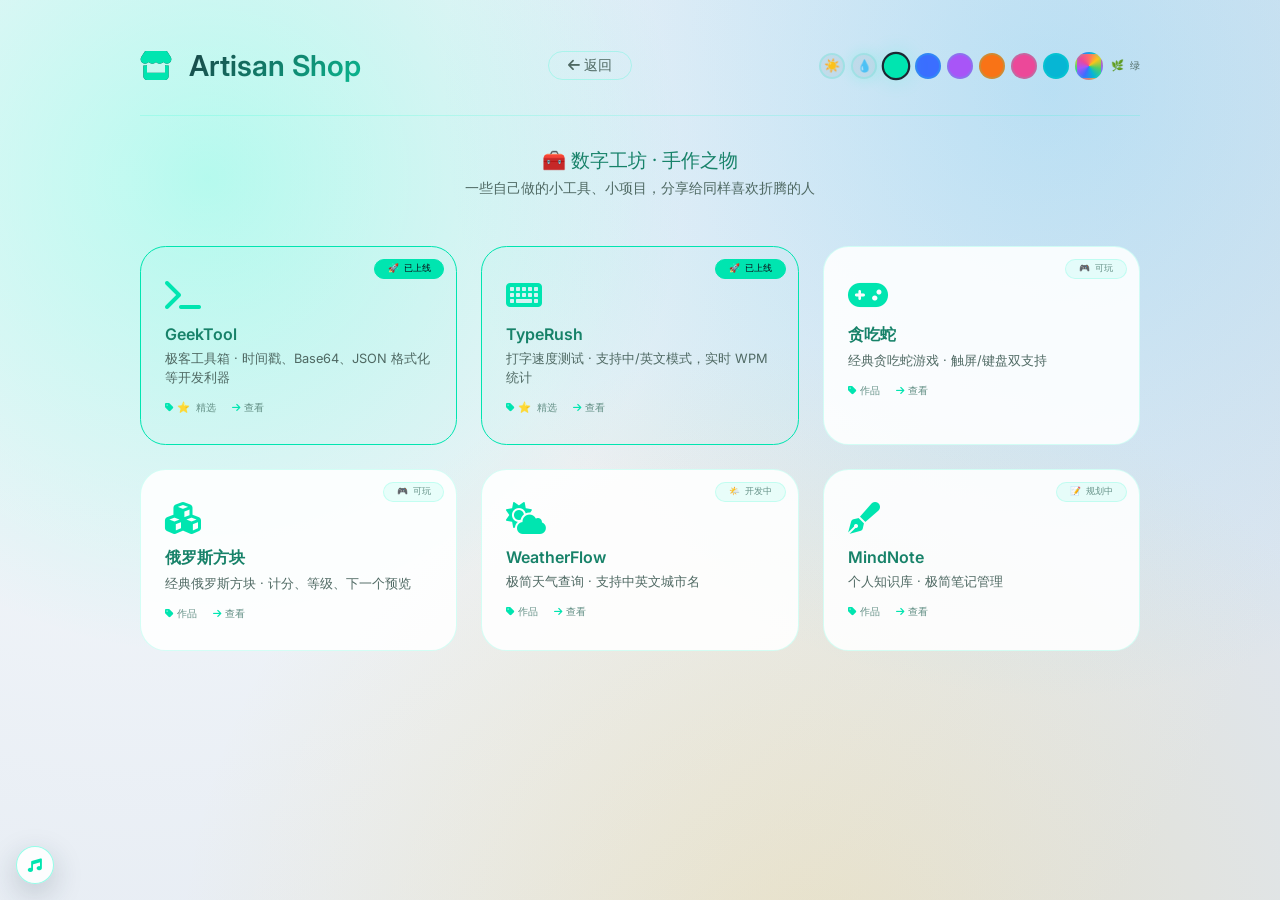
<file: artisan.html>
<!DOCTYPE html>
<html lang="zh-CN">

<head>
    <meta charset="UTF-8" />
    <meta name="viewport" content="width=device-width, initial-scale=1.0" />
    <title>Artisan Shop · 数字工坊</title>
    <link rel="stylesheet" href="https://cdnjs.cloudflare.com/ajax/libs/font-awesome/6.0.0-beta3/css/all.min.css" />
    <link rel="preconnect" href="https://fonts.googleapis.com" />
    <link rel="preconnect" href="https://fonts.gstatic.com" crossorigin />
    <link
        href="https://fonts.googleapis.com/css2?family=JetBrains+Mono:wght@400;500;600;700&family=Inter:wght@400;500;600;700&display=swap"
        rel="stylesheet" />
    <link rel="stylesheet" href="assets/theme.css" />
    <link rel="icon" type="image/svg+xml" href="favicon.svg" data-theme-icon />
    <script src="assets/theme.js"></script>
    <style>

        * {
            margin: 0;
            padding: 0;
            box-sizing: border-box;
        }

        body {
            font-family: 'Inter', 'JetBrains Mono', monospace;
            background: var(--bg-body);
            background-image: radial-gradient(circle at 10% 20%, #13171f 0%, #080a0e 90%);
            min-height: 100vh;
            padding: 2rem;
            color: var(--text-primary);
        }

        .container {
            max-width: 1000px;
            margin: 0 auto;
        }

        .header {
            display: flex;
            align-items: center;
            justify-content: space-between;
            padding: 1rem 0 2rem;
            border-bottom: 1px solid var(--border-color);
            flex-wrap: wrap;
            gap: 1rem;
        }

        .header h1 {
            font-size: 1.8rem;
            font-weight: 600;
            background: linear-gradient(135deg, var(--text-primary), var(--primary-light));
            -webkit-background-clip: text;
            background-clip: text;
            color: transparent;
        }

        .header h1 i {
            color: var(--primary);
            margin-right: 10px;
        }

        .back-link {
            color: var(--text-secondary);
            text-decoration: none;
            font-size: 0.85rem;
            padding: 0.3rem 1.2rem;
            border: 1px solid var(--primary-border);
            border-radius: 30px;
            transition: 0.2s;
        }

        .back-link:hover {
            border-color: var(--primary);
            color: var(--text-accent);
        }

        /* ===== 工坊介绍 ===== */
        .workshop-intro {
            text-align: center;
            padding: 2rem 0 1rem;
        }

        .workshop-intro h2 {
            font-size: 1.2rem;
            color: var(--text-accent);
            font-weight: 400;
        }

        .workshop-intro p {
            color: var(--text-secondary);
            font-size: 0.9rem;
            margin-top: 0.3rem;
        }

        /* ===== 作品网格 ===== */
        .artisan-grid {
            display: grid;
            grid-template-columns: repeat(auto-fill, minmax(280px, 1fr));
            gap: 1.5rem;
            margin-top: 2rem;
        }

        .artisan-card {
            background: var(--bg-card);
            border: 1px solid var(--border-color);
            border-radius: 1.6rem;
            padding: 1.8rem 1.5rem;
            transition: 0.3s;
            text-decoration: none;
            color: inherit;
            display: block;
            position: relative;
            overflow: hidden;
        }

        .artisan-card:hover {
            border-color: var(--primary);
            transform: translateY(-4px);
            box-shadow: 0 0 40px var(--primary-glow);
        }

        .artisan-card .badge {
            position: absolute;
            top: 12px;
            right: 12px;
            font-size: 0.55rem;
            padding: 0.15rem 0.8rem;
            border-radius: 30px;
            background: rgba(var(--primary-rgb), 0.08);
            border: 1px solid var(--border-color);
            color: var(--text-muted);
            font-family: 'JetBrains Mono', monospace;
        }

        .artisan-card .icon {
            font-size: 2rem;
            color: var(--primary);
            margin-bottom: 0.6rem;
        }

        .artisan-card h3 {
            font-size: 1rem;
            font-weight: 600;
            color: var(--text-accent);
            margin-bottom: 0.3rem;
        }

        .artisan-card p {
            font-size: 0.8rem;
            color: var(--text-secondary);
            line-height: 1.5;
        }

        .artisan-card .meta {
            display: flex;
            gap: 1rem;
            margin-top: 0.8rem;
            font-size: 0.65rem;
            color: var(--text-muted);
            font-family: 'JetBrains Mono', monospace;
        }

        .artisan-card .meta span {
            display: flex;
            align-items: center;
            gap: 4px;
        }

        .artisan-card .meta i {
            color: var(--primary);
            font-size: 0.6rem;
        }

        /* ===== 特色作品 ===== */
        .featured {
            border-color: var(--primary);
            background: rgba(var(--primary-rgb), 0.02);
        }

        .featured .badge {
            background: var(--primary);
            color: #0b0f18;
            border-color: var(--primary);
        }

        .empty-state {
            text-align: center;
            padding: 4rem 2rem;
            color: var(--text-muted);
            grid-column: 1/-1;
        }

        .empty-state i {
            font-size: 3rem;
            color: var(--border-color);
            margin-bottom: 1rem;
            display: block;
        }

        .empty-state p {
            font-size: 0.9rem;
        }

        @media (max-width: 600px) {
            body {
                padding: 1rem;
            }

            .header h1 {
                font-size: 1.3rem;
            }

            .artisan-grid {
                grid-template-columns: 1fr;
            }
        }
    </style>
</head>

<body>

    <div class="container">
        <!-- 头部 -->
        <div class="header">
            <h1><i class="fas fa-store"></i> Artisan Shop</h1>
            <a href="index.html" class="back-link"><i class="fas fa-arrow-left"></i> 返回</a>
            <div data-theme-switcher></div>
        </div>

        <!-- 介绍 -->
        <div class="workshop-intro">
            <h2>🧰 数字工坊 · 手作之物</h2>
            <p>一些自己做的小工具、小项目，分享给同样喜欢折腾的人</p>
        </div>

        <!-- 作品列表 -->
        <div class="artisan-grid" id="artisanGrid">
            <!-- 由 JS 动态生成 -->
        </div>
    </div>

    <script>
        // ===== 作品数据 =====
        const works = [
            {
                icon: 'fa-terminal',
                title: 'GeekTool',
                desc: '极客工具箱 · 时间戳、Base64、JSON 格式化等开发利器',
                status: '🚀 已上线',
                link: 'tool.html'
            },
            {
                icon: 'fa-keyboard',
                title: 'TypeRush',
                desc: '打字速度测试 · 支持中/英文模式，实时 WPM 统计',
                status: '🚀 已上线',
                link: 'type.html'
            },
            {
                icon: 'fa-gamepad',
                title: '贪吃蛇',
                desc: '经典贪吃蛇游戏 · 触屏/键盘双支持',
                status: '🎮 可玩',
                link: 'snakegames.html'
            },
            {
                icon: 'fa-cubes',
                title: '俄罗斯方块',
                desc: '经典俄罗斯方块 · 计分、等级、下一个预览',
                status: '🎮 可玩',
                link: 'tetris.html'
            },
            {
                icon: 'fa-cloud-sun',
                title: 'WeatherFlow',
                desc: '极简天气查询 · 支持中英文城市名',
                status: '🌤️ 开发中',
                link: '#'
            },
            {
                icon: 'fa-pen-fancy',
                title: 'MindNote',
                desc: '个人知识库 · 极简笔记管理',
                status: '📝 规划中',
                link: 'mindnote.html'
            }
        ];

        // ===== 渲染 =====
        const grid = document.getElementById('artisanGrid');

        if (works.length === 0) {
            grid.innerHTML = `
            <div class="empty-state">
                <i class="fas fa-box-open"></i>
                <p>工坊还在准备中，<br />很快会有新作品 ✨</p>
            </div>
        `;
        } else {
            grid.innerHTML = works.map((work, index) => {
                const isFeatured = index < 2;
                return `
                <a href="${work.link}" class="artisan-card ${isFeatured ? 'featured' : ''}" 
                    ${work.link === '#' ? 'onclick="alert(\'⏳ 这个作品正在努力打磨中...\'); return false;"' : ''}>
                    <span class="badge">${work.status}</span>
                    <div class="icon"><i class="fas ${work.icon}"></i></div>
                    <h3>${work.title}</h3>
                    <p>${work.desc}</p>
                    <div class="meta">
                        <span><i class="fas fa-tag"></i> ${isFeatured ? '⭐ 精选' : '作品'}</span>
                        <span><i class="fas fa-arrow-right"></i> 查看</span>
                    </div>
                </a>
            `;
            }).join('');
        }
    </script>

</body>

</html>
</file>
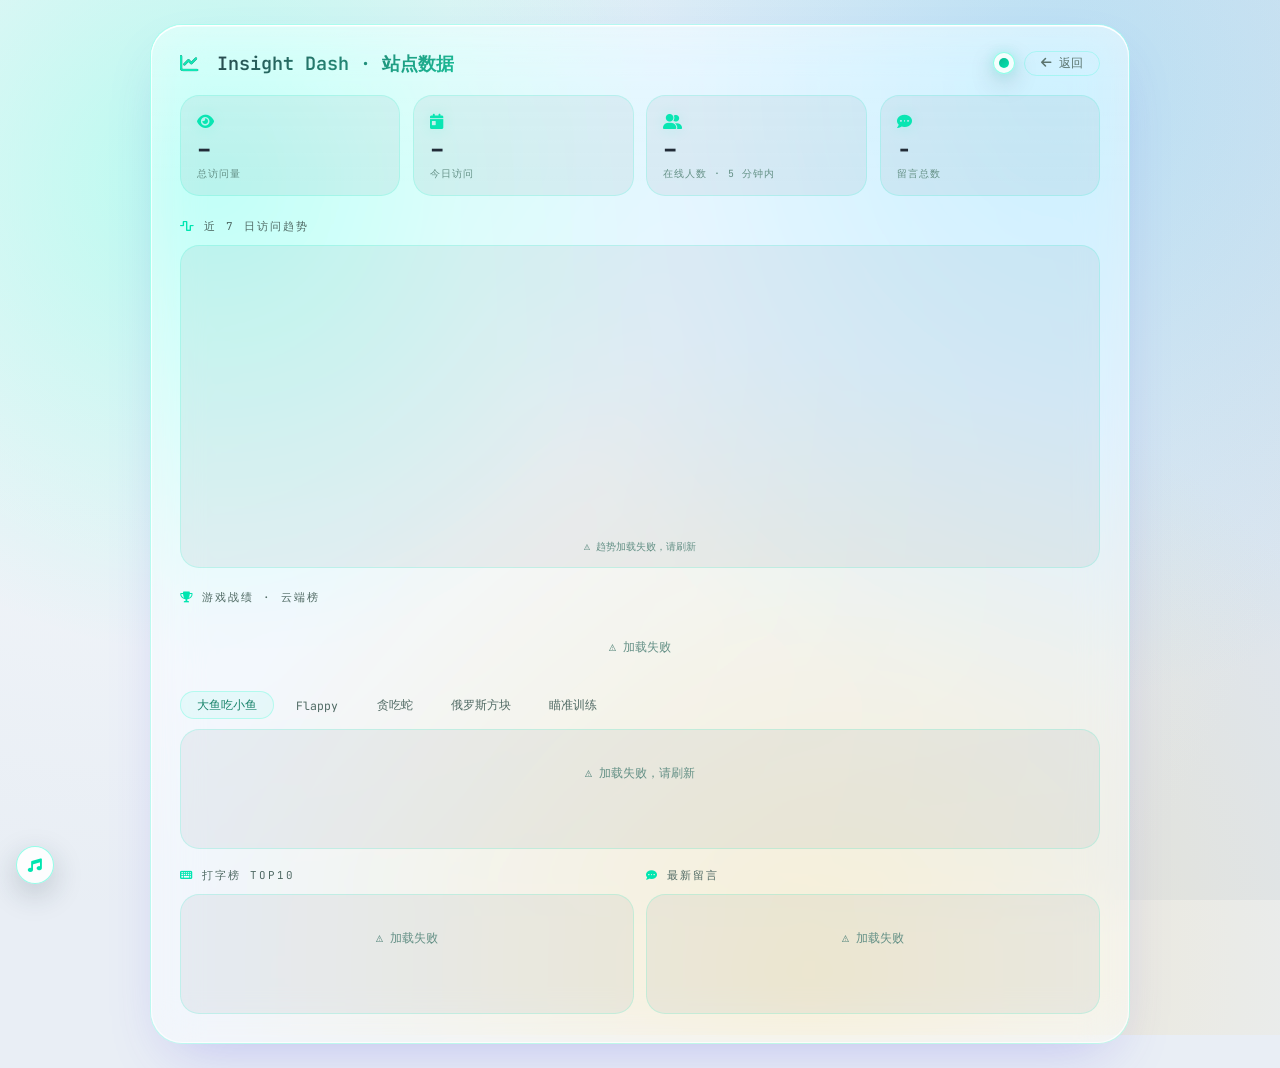
<file: dash.html>
<!DOCTYPE html>
<html lang="zh-CN">

<head>
    <meta charset="UTF-8" />
    <meta name="viewport" content="width=device-width, initial-scale=1.0" />
    <title>Insight Dash · 站点数据</title>
    <link rel="stylesheet" href="https://cdnjs.cloudflare.com/ajax/libs/font-awesome/6.0.0-beta3/css/all.min.css" />
    <link rel="preconnect" href="https://fonts.googleapis.com" />
    <link rel="preconnect" href="https://fonts.gstatic.com" crossorigin />
    <link href="https://fonts.googleapis.com/css2?family=JetBrains+Mono:wght@400;500;600;700&display=swap"
        rel="stylesheet" />
    <link rel="stylesheet" href="assets/theme.css" />
    <link rel="icon" type="image/svg+xml" href="favicon.svg" data-theme-icon />
    <script src="assets/theme.js"></script>
    <style>
        * {
            margin: 0;
            padding: 0;
            box-sizing: border-box;
        }

        body {
            font-family: 'JetBrains Mono', monospace;
            background: var(--bg-body);
            background-image: radial-gradient(circle at 10% 20%, #13171f 0%, #080a0e 90%);
            min-height: 100vh;
            display: flex;
            align-items: flex-start;
            justify-content: center;
            padding: 1.5rem;
            color: var(--text-primary);
        }

        .glass-card {
            max-width: 980px;
            width: 100%;
            background: var(--bg-card);
            backdrop-filter: blur(12px) saturate(180%);
            border-radius: 2rem;
            padding: 1.6rem 1.8rem 1.8rem;
            border: 1px solid var(--primary-border);
            box-shadow: 0 30px 60px -20px rgba(0, 0, 0, 0.8), 0 0 0 1px var(--primary-border) inset;
        }

        .header {
            display: flex;
            align-items: center;
            justify-content: space-between;
            margin-bottom: 1.2rem;
            gap: 0.6rem;
            flex-wrap: wrap;
        }

        .header h1 {
            font-size: 1.15rem;
            font-weight: 600;
            background: linear-gradient(135deg, var(--text-primary), var(--primary-light));
            -webkit-background-clip: text;
            background-clip: text;
            color: transparent;
        }

        .header h1 i {
            color: var(--primary);
            margin-right: 8px;
        }

        .header-right {
            display: flex;
            align-items: center;
            gap: 0.6rem;
        }

        .back-link {
            color: var(--text-secondary);
            text-decoration: none;
            font-size: 0.75rem;
            padding: 0.2rem 1rem;
            border: 1px solid var(--primary-border);
            border-radius: 30px;
            transition: 0.2s;
            white-space: nowrap;
        }

        .back-link:hover {
            border-color: var(--primary);
            color: var(--text-accent);
        }

        .section-label {
            font-size: 0.68rem;
            text-transform: uppercase;
            letter-spacing: 2px;
            color: var(--text-secondary);
            margin: 1.4rem 0 0.7rem;
            display: flex;
            align-items: center;
            gap: 8px;
        }

        .section-label i {
            color: var(--primary);
        }

        /* ===== 访问量统计卡 ===== */
        .stats-row {
            display: grid;
            grid-template-columns: repeat(4, 1fr);
            gap: 0.8rem;
        }

        .stat-card {
            background: var(--bg-input);
            border: 1px solid var(--border-color);
            border-radius: 1.2rem;
            padding: 0.9rem 1rem;
            transition: 0.2s;
        }

        .stat-card:hover {
            border-color: var(--primary);
            transform: translateY(-2px);
        }

        .stat-card .icon {
            font-size: 0.95rem;
            color: var(--primary);
            text-shadow: 0 0 14px var(--primary-glow);
            margin-bottom: 0.35rem;
        }

        .stat-card .number {
            font-size: 1.5rem;
            font-weight: 700;
            color: var(--text-primary);
            line-height: 1.1;
        }

        .stat-card .label {
            font-size: 0.62rem;
            color: var(--text-muted);
            margin-top: 0.2rem;
            letter-spacing: 1px;
        }

        /* ===== 趋势图 ===== */
        .chart-box {
            background: var(--bg-input);
            border: 1px solid var(--border-color);
            border-radius: 1.2rem;
            padding: 1rem 1rem 0.6rem;
        }

        #trendChart {
            width: 100%;
            height: auto;
            display: block;
        }

        .chart-note {
            text-align: center;
            font-size: 0.62rem;
            color: var(--text-muted);
            padding: 0.6rem 0 0.2rem;
        }

        /* ===== 游戏战绩 ===== */
        .champs-row {
            display: grid;
            grid-template-columns: repeat(auto-fit, minmax(150px, 1fr));
            gap: 0.8rem;
            margin-bottom: 0.9rem;
        }

        .champ-card {
            background: var(--bg-input);
            border: 1px solid var(--border-color);
            border-radius: 1.2rem;
            padding: 0.8rem 1rem;
            text-align: center;
            transition: 0.2s;
        }

        .champ-card:hover {
            border-color: var(--primary);
            transform: translateY(-2px);
        }

        .champ-card .g-icon {
            font-size: 1.1rem;
            color: var(--primary);
            margin-bottom: 0.25rem;
        }

        .champ-card .g-name {
            font-size: 0.68rem;
            color: var(--text-secondary);
            margin-bottom: 0.3rem;
        }

        .champ-card .c-name {
            font-size: 0.8rem;
            font-weight: 600;
            color: var(--text-accent);
            overflow: hidden;
            text-overflow: ellipsis;
            white-space: nowrap;
        }

        .champ-card .c-score {
            font-size: 1.1rem;
            font-weight: 700;
            color: var(--primary);
        }

        .champ-card .c-empty {
            font-size: 0.66rem;
            color: var(--text-muted);
            padding: 0.35rem 0;
        }

        .game-tabs {
            display: flex;
            gap: 0.4rem;
            flex-wrap: wrap;
            margin-bottom: 0.6rem;
        }

        .game-tab {
            background: transparent;
            border: none;
            color: var(--text-secondary);
            padding: 0.3rem 1rem;
            border-radius: 30px;
            cursor: pointer;
            font-size: 0.72rem;
            font-family: inherit;
            transition: 0.2s;
        }

        .game-tab:hover {
            color: var(--text-accent);
        }

        .game-tab.active {
            color: var(--text-accent);
            background: rgba(var(--primary-rgb), 0.06);
            border: 1px solid var(--primary-border);
        }

        .rank-item {
            display: flex;
            align-items: center;
            gap: 0.7rem;
            padding: 0.3rem 0.5rem;
            font-size: 0.72rem;
        }

        .rank-item .pos {
            color: var(--text-muted);
            width: 2.2em;
            flex-shrink: 0;
        }

        .rank-item .name {
            color: var(--text-accent);
            width: 7.5em;
            overflow: hidden;
            text-overflow: ellipsis;
            white-space: nowrap;
            flex-shrink: 0;
        }

        .rank-item .detail {
            color: var(--text-muted);
            font-size: 0.6rem;
            overflow: hidden;
            text-overflow: ellipsis;
            white-space: nowrap;
        }

        .rank-item .val {
            color: var(--primary);
            font-weight: 600;
            margin-left: auto;
            flex-shrink: 0;
        }

        .rank-item .bar {
            flex: 1;
            min-width: 40px;
            height: 4px;
            border-radius: 4px;
            background: rgba(var(--primary-rgb), 0.08);
            overflow: hidden;
        }

        .rank-item .bar .fill {
            height: 100%;
            border-radius: 4px;
            background: linear-gradient(90deg, var(--primary-dark), var(--primary));
            box-shadow: 0 0 8px var(--primary-glow);
        }

        /* ===== 双栏 ===== */
        .duo-grid {
            display: grid;
            grid-template-columns: 1fr 1fr;
            gap: 0.8rem;
        }

        .panel {
            background: var(--bg-input);
            border: 1px solid var(--border-color);
            border-radius: 1.2rem;
            padding: 0.8rem 0.9rem;
            min-height: 120px;
        }

        .feed-item {
            padding: 0.35rem 0.2rem;
            border-bottom: 1px solid var(--border-color);
            font-size: 0.7rem;
        }

        .feed-item:last-child {
            border-bottom: none;
        }

        .feed-item .meta {
            display: flex;
            gap: 0.6rem;
            align-items: baseline;
            margin-bottom: 0.15rem;
        }

        .feed-item .author {
            color: var(--text-accent);
            font-weight: 500;
        }

        .feed-item .time {
            color: var(--text-muted);
            font-size: 0.55rem;
        }

        .feed-item .text {
            color: var(--text-secondary);
            overflow: hidden;
            text-overflow: ellipsis;
            white-space: nowrap;
        }

        .empty-state {
            padding: 1.4rem;
            text-align: center;
            color: var(--text-muted);
            font-size: 0.72rem;
        }

        @media (max-width: 720px) {
            .glass-card {
                padding: 1.1rem 1rem;
                border-radius: 1.4rem;
            }

            .stats-row,
            .champs-row {
                grid-template-columns: repeat(2, 1fr);
            }
            .duo-grid {
                grid-template-columns: 1fr;
            }
        }
    </style>
</head>

<body>
    <div class="glass-card">
        <div class="header">
            <h1><i class="fas fa-chart-line"></i> Insight Dash · 站点数据</h1>
            <div class="header-right">
                <div data-theme-switcher="compact"></div>
                <a href="index.html" class="back-link"><i class="fas fa-arrow-left"></i> 返回</a>
            </div>
        </div>

        <!-- 访问量 -->
        <div class="stats-row">
            <div class="stat-card">
                <div class="icon"><i class="fas fa-eye"></i></div>
                <div class="number" id="totalVisits">-</div>
                <div class="label">总访问量</div>
            </div>
            <div class="stat-card">
                <div class="icon"><i class="fas fa-calendar-day"></i></div>
                <div class="number" id="todayVisits">-</div>
                <div class="label">今日访问</div>
            </div>
            <div class="stat-card">
                <div class="icon"><i class="fas fa-user-group"></i></div>
                <div class="number" id="onlineNow">-</div>
                <div class="label">在线人数 · 5 分钟内</div>
            </div>
            <div class="stat-card">
                <div class="icon"><i class="fas fa-comment-dots"></i></div>
                <div class="number" id="totalMessages">-</div>
                <div class="label">留言总数</div>
            </div>
        </div>

        <!-- 趋势 -->
        <div class="section-label"><i class="fas fa-wave-square"></i> 近 7 日访问趋势</div>
        <div class="chart-box">
            <svg id="trendChart" viewBox="0 0 660 200" role="img" aria-label="访问趋势图"></svg>
            <div class="chart-note" id="chartNote">⏳ 加载中…</div>
        </div>

        <!-- 游戏战绩 -->
        <div class="section-label"><i class="fas fa-trophy"></i> 游戏战绩 · 云端榜</div>
        <div class="champs-row" id="champsRow"></div>
        <div class="game-tabs" id="gameTabs"></div>
        <div class="panel" id="gameRankPanel">
            <div class="empty-state">⏳ 加载中…</div>
        </div>

        <!-- 双栏：打字榜 + 留言 -->
        <div class="duo-grid" style="margin-top:0.8rem">
            <div>
                <div class="section-label" style="margin-top:0.4rem"><i class="fas fa-keyboard"></i> 打字榜 Top10</div>
                <div class="panel" id="rankPanel">
                    <div class="empty-state">⏳ 加载中…</div>
                </div>
            </div>
            <div>
                <div class="section-label" style="margin-top:0.4rem"><i class="fas fa-comment-dots"></i> 最新留言</div>
                <div class="panel" id="feedPanel">
                    <div class="empty-state">⏳ 加载中…</div>
                </div>
            </div>
        </div>
    </div>

    <script>
        (() => {
            'use strict';
            const API = (new URLSearchParams(location.search).get('gsapi') || 'https://api.eggfish.dpdns.org') + '/api';
            const GAMES = [
                { id: 'fish', name: '大鱼吃小鱼', icon: 'fa-fish' },
                { id: 'flappy', name: 'Flappy', icon: 'fa-crow' },
                { id: 'snake', name: '贪吃蛇', icon: 'fa-gamepad' },
                { id: 'tetris', name: '俄罗斯方块', icon: 'fa-cubes' },
                { id: 'aim', name: '瞄准训练', icon: 'fa-bullseye' },
            ];
            let curGame = 'fish';

            const esc = s => String(s == null ? '' : s).replace(/[&<>"']/g, c => (
                { '&': '&amp;', '<': '&lt;', '>': '&gt;', '"': '&quot;', "'": '&#039;' }[c]));
            const fmtTime = ts => {
                if (!ts) return '';
                const d = new Date(ts), p = n => String(n).padStart(2, '0');
                return `${d.getFullYear()}-${p(d.getMonth() + 1)}-${p(d.getDate())} ${p(d.getHours())}:${p(d.getMinutes())}`;
            };

            /* ---------- 访问量 ---------- */
            async function loadVisits() {
                try {
                    const r = await fetch(API + '/stats/visits');
                    if (!r.ok) throw 0;
                    const s = await r.json();
                    document.getElementById('totalVisits').textContent = s.total;
                    document.getElementById('todayVisits').textContent = s.today;
                    document.getElementById('onlineNow').textContent = s.online;
                } catch (e) {
                    ['totalVisits', 'todayVisits', 'onlineNow'].forEach(id => document.getElementById(id).textContent = '–');
                }
            }

            /* ---------- 趋势图（纯 SVG，主题色渐变面积） ---------- */
            async function loadTrend() {
                const note = document.getElementById('chartNote');
                try {
                    const r = await fetch(API + '/stats/history?days=7');
                    if (!r.ok) throw 0;
                    const rows = await r.json();
                    const total = rows.reduce((s, r2) => s + r2.visits, 0);
                    if (!total) {
                        note.textContent = '🌱 访问统计已上线，数据积累中——过几天回来看趋势';
                    } else {
                        note.textContent = `7 日合计 ${total} 次访问 · 悬停圆点看每日数值`;
                    }
                    drawTrend(rows);
                } catch (e) {
                    note.textContent = '⚠️ 趋势加载失败，请刷新';
                }
            }

            function drawTrend(rows) {
                const W = 660, H = 200, px = 42, py = 26;
                const n = rows.length;
                const max = Math.max(...rows.map(r => r.visits), 1);
                const niceMax = Math.max(4, Math.ceil(max / 4) * 4);
                const X = i => px + i * (W - 2 * px) / Math.max(n - 1, 1);
                const Y = v => H - py - (v / niceMax) * (H - 2 * py);
                const pts = rows.map((r, i) => [X(i), Y(r.visits)]);
                const line = pts.map((p, i) => (i ? 'L' : 'M') + p[0].toFixed(1) + ' ' + p[1].toFixed(1)).join(' ');
                const area = line + ` L ${X(n - 1).toFixed(1)} ${H - py} L ${px} ${H - py} Z`;

                let grid = '';
                for (let g = 0; g <= 2; g++) {
                    const v = niceMax * g / 2, y = Y(v);
                    grid += `<line x1="${px}" y1="${y}" x2="${W - px / 2}" y2="${y}" stroke="rgba(var(--primary-rgb),0.10)" stroke-width="1"/>` +
                        `<text x="${px - 6}" y="${y + 3}" text-anchor="end" font-size="9" fill="var(--text-muted)">${v}</text>`;
                }
                const dots = pts.map((p, i) => {
                    const wd = ['日', '一', '二', '三', '四', '五', '六'][new Date(rows[i].date + 'T00:00:00').getDay()];
                    const mmdd = rows[i].date.slice(5).replace('-', '/');
                    return `<circle cx="${p[0].toFixed(1)}" cy="${p[1].toFixed(1)}" r="4" fill="var(--primary)" stroke="var(--bg-body)" stroke-width="2" style="filter:drop-shadow(0 0 6px var(--primary-glow))"><title>${mmdd} 周${wd} · ${rows[i].visits} 次访问</title></circle>` +
                        `<text x="${p[0].toFixed(1)}" y="${H - 8}" text-anchor="middle" font-size="9" fill="var(--text-muted)">${mmdd}</text>`;
                }).join('');

                document.getElementById('trendChart').innerHTML =
                    `<defs><linearGradient id="lgArea" x1="0" y1="0" x2="0" y2="1">
                        <stop offset="0" stop-color="rgba(var(--primary-rgb),0.30)"/>
                        <stop offset="1" stop-color="rgba(var(--primary-rgb),0.02)"/>
                    </linearGradient></defs>` +
                    grid +
                    `<path d="${area}" fill="url(#lgArea)"/>` +
                    `<path d="${line}" fill="none" stroke="var(--primary)" stroke-width="2" stroke-linejoin="round" stroke-linecap="round" style="filter:drop-shadow(0 0 5px var(--primary-glow))"/>` +
                    dots;
            }

            /* ---------- 游戏战绩 ---------- */
            async function loadGames() {
                try {
                    const r = await fetch(API + '/game-scores/summary');
                    const list = r.ok ? await r.json() : [];
                    const byGame = {};
                    list.forEach(g => byGame[g.game] = g);
                    document.getElementById('champsRow').innerHTML = GAMES.map(g => {
                        const c = byGame[g.id];
                        return `<div class="champ-card">
                            <div class="g-icon"><i class="fas ${g.icon}"></i></div>
                            <div class="g-name">${g.name}</div>
                            ${c && c.score ? `<div class="c-name">🏆 ${esc(c.player_name)}</div><div class="c-score">${esc(c.score)}</div>` : '<div class="c-empty">虚位以待</div>'}
                        </div>`;
                    }).join('');
                } catch (e) {
                    document.getElementById('champsRow').innerHTML = '<div class="empty-state">⚠️ 加载失败</div>';
                }
                loadGameRank();
            }

            async function loadGameRank() {
                const panel = document.getElementById('gameRankPanel');
                panel.innerHTML = '<div class="empty-state">⏳ 加载中…</div>';
                try {
                    const r = await fetch(API + `/game-scores?game=${curGame}&limit=5`);
                    const rows = r.ok ? await r.json() : [];
                    if (!rows.length) {
                        panel.innerHTML = '<div class="empty-state">🏁 还没有上榜记录，去游戏中心开一局！</div>';
                        return;
                    }
                    const max = rows[0].score || 1;
                    panel.innerHTML = rows.map((r2, i) =>
                        `<div class="rank-item">
                            <span class="pos">${['🥇', '🥈', '🥉'][i] || '#' + (i + 1)}</span>
                            <span class="name">${esc(r2.player_name)}</span>
                            <span class="detail">${esc(r2.detail || '')}</span>
                            <div class="bar"><div class="fill" style="width:${(r2.score / max) * 100}%"></div></div>
                            <span class="val">${esc(r2.score)}</span>
                        </div>`).join('');
                } catch (e) {
                    panel.innerHTML = '<div class="empty-state">⚠️ 加载失败，请刷新</div>';
                }
            }

            /* ---------- 打字榜 + 留言 ---------- */
            async function loadTypingAndMessages() {
                try {
                    const [rk, mg] = await Promise.all([
                        fetch(API + '/rankings?limit=10').then(r => r.ok ? r.json() : Promise.reject()),
                        fetch(API + '/messages').then(r => r.ok ? r.json() : Promise.reject())
                    ]);
                    document.getElementById('totalMessages').textContent = mg.length;

                    const rp = document.getElementById('rankPanel');
                    rp.innerHTML = rk.length ? rk.map((it, i) => {
                        const max = rk[0].wpm || 1;
                        return `<div class="rank-item">
                            <span class="pos">${['🥇', '🥈', '🥉'][i] || '#' + (i + 1)}</span>
                            <span class="name">${esc(it.player_name)}</span>
                            <div class="bar"><div class="fill" style="width:${(it.wpm / max) * 100}%"></div></div>
                            <span class="val">${esc(it.wpm)} WPM</span>
                        </div>`;
                    }).join('') : '<div class="empty-state">⏳ 暂无记录</div>';

                    const fp = document.getElementById('feedPanel');
                    const sorted = [...mg].sort((a, b) => (b.created_at || b.time || 0) - (a.created_at || a.time || 0)).slice(0, 6);
                    fp.innerHTML = sorted.length ? sorted.map(m =>
                        `<div class="feed-item">
                            <div class="meta"><span class="author">${esc(m.name || '匿名')}</span><span class="time">${fmtTime(m.created_at || m.time)}</span></div>
                            <div class="text">${esc(m.text || '…')}</div>
                        </div>`).join('') : '<div class="empty-state">💬 暂无留言</div>';
                } catch (e) {
                    document.getElementById('rankPanel').innerHTML = '<div class="empty-state">⚠️ 加载失败</div>';
                    document.getElementById('feedPanel').innerHTML = '<div class="empty-state">⚠️ 加载失败</div>';
                }
            }

            /* ---------- 游戏标签切换 ---------- */
            const tabsBox = document.getElementById('gameTabs');
            tabsBox.innerHTML = GAMES.map(g =>
                `<button class="game-tab${g.id === curGame ? ' active' : ''}" data-g="${g.id}">${g.name}</button>`).join('');
            tabsBox.addEventListener('click', e => {
                const b = e.target.closest('[data-g]');
                if (!b) return;
                curGame = b.dataset.g;
                tabsBox.querySelectorAll('.game-tab').forEach(t => t.classList.toggle('active', t === b));
                loadGameRank();
            });

            function loadAll() {
                loadVisits();
                loadTrend();
                loadGames();
                loadTypingAndMessages();
            }
            loadAll();
            window.addEventListener('pageshow', loadAll);
        })();
    </script>

</body>

</html>
</file>
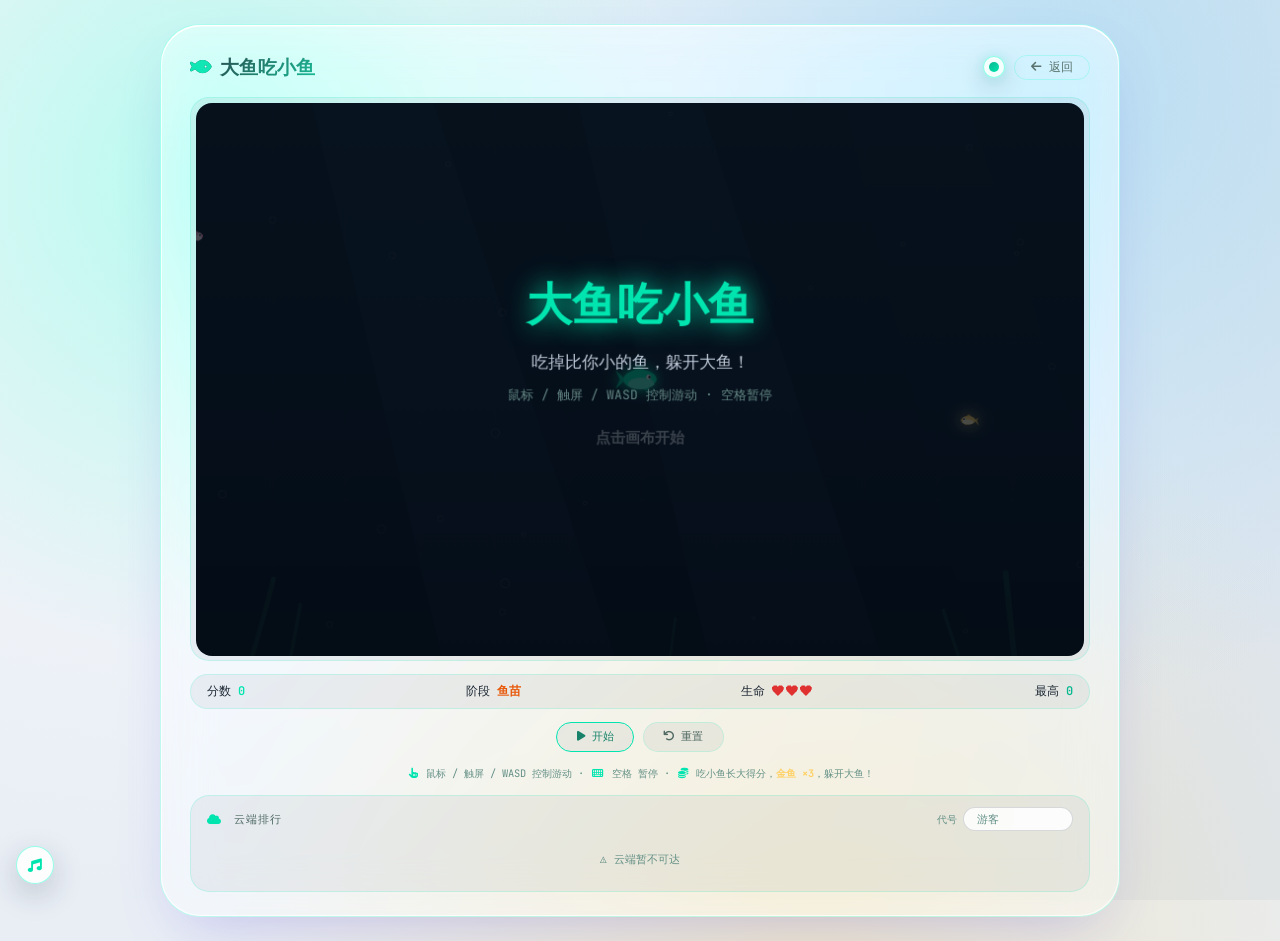
<file: fish.html>
<!DOCTYPE html>
<html lang="zh-CN">

<head>
    <meta charset="UTF-8" />
    <meta name="viewport" content="width=device-width, initial-scale=1.0, maximum-scale=1.0, user-scalable=no" />
    <title>大鱼吃小鱼 · 深海捕食</title>
    <link rel="stylesheet" href="https://cdnjs.cloudflare.com/ajax/libs/font-awesome/6.0.0-beta3/css/all.min.css" />
    <link rel="preconnect" href="https://fonts.googleapis.com" />
    <link rel="preconnect" href="https://fonts.gstatic.com" crossorigin />
    <link href="https://fonts.googleapis.com/css2?family=JetBrains+Mono:wght@400;500;600;700&display=swap"
        rel="stylesheet" />
    <link rel="stylesheet" href="assets/theme.css" />
    <link rel="icon" type="image/svg+xml" href="favicon.svg" data-theme-icon />
    <script src="assets/theme.js"></script>
    <script src="assets/scores.js"></script>
    <style>

        * {
            margin: 0;
            padding: 0;
            box-sizing: border-box;
        }

        body {
            font-family: 'JetBrains Mono', monospace;
            background: var(--bg-body);
            background-image: radial-gradient(circle at 10% 20%, #13171f 0%, #080a0e 90%);
            min-height: 100vh;
            display: flex;
            align-items: center;
            justify-content: center;
            padding: 1.5rem;
            color: var(--text-primary);
        }

        .glass-card {
            max-width: 960px;
            width: 100%;
            background: var(--bg-card);
            backdrop-filter: blur(12px) saturate(180%);
            border-radius: 2.5rem;
            padding: 1.8rem 1.8rem 1.5rem;
            border: 1px solid var(--primary-border);
            box-shadow: 0 30px 60px -20px rgba(0, 0, 0, 0.8), 0 0 0 1px var(--primary-border) inset;
            transition: border-color 0.3s;
            text-align: center;
        }

        .glass-card:hover {
            border-color: var(--primary-border-hover);
        }

        .header {
            display: flex;
            align-items: center;
            justify-content: space-between;
            margin-bottom: 1rem;
            gap: 0.6rem;
        }

        .header h1 {
            font-size: 1.2rem;
            font-weight: 600;
            background: linear-gradient(135deg, var(--text-primary), var(--primary-light));
            -webkit-background-clip: text;
            background-clip: text;
            color: transparent;
            white-space: nowrap;
        }

        .header h1 i {
            color: var(--primary);
            margin-right: 8px;
        }

        .header-right {
            display: flex;
            align-items: center;
            gap: 0.6rem;
        }

        .back-link {
            color: var(--text-secondary);
            text-decoration: none;
            font-size: 0.75rem;
            padding: 0.2rem 1rem;
            border: 1px solid var(--primary-border);
            border-radius: 30px;
            transition: 0.2s;
            white-space: nowrap;
        }

        .back-link:hover {
            border-color: var(--primary);
            color: var(--text-accent);
        }

        /* ===== 游戏画布 ===== */
        .game-wrapper {
            background: var(--bg-input);
            border-radius: 1.2rem;
            padding: 0.3rem;
            border: 1px solid var(--border-color);
            position: relative;
        }

        #gameCanvas {
            display: block;
            width: 100%;
            aspect-ratio: 900/560;
            border-radius: 1rem;
            touch-action: none;
            cursor: pointer;
        }

        /* ===== 状态栏 ===== */
        .status-bar {
            display: flex;
            justify-content: space-between;
            align-items: center;
            padding: 0.5rem 1rem;
            margin-top: 0.8rem;
            background: var(--bg-input);
            border-radius: 60px;
            border: 1px solid var(--border-color);
            font-size: 0.75rem;
            flex-wrap: wrap;
            gap: 0.3rem 1rem;
        }

        .status-bar span {
            font-weight: 600;
        }

        .status-bar .score span {
            color: var(--primary);
        }

        .status-bar .stage span {
            color: var(--warn-color);
        }

        .status-bar .best span {
            color: var(--primary-light);
        }

        .status-bar .lives span {
            color: var(--danger-color);
            letter-spacing: 2px;
        }

        /* ===== 控制 ===== */
        .controls {
            display: flex;
            gap: 0.6rem;
            margin-top: 0.8rem;
            justify-content: center;
            flex-wrap: wrap;
        }

        .controls .btn {
            padding: 0.4rem 1.2rem;
            border-radius: 30px;
            border: 1px solid var(--border-color);
            background: var(--bg-input);
            color: var(--text-secondary);
            font-family: 'JetBrains Mono', monospace;
            font-size: 0.7rem;
            cursor: pointer;
            transition: 0.2s;
        }

        .controls .btn:hover {
            border-color: var(--primary);
            color: var(--text-accent);
        }

        .controls .btn-primary {
            border-color: var(--primary);
            color: var(--text-accent);
        }

        .controls .btn-primary:hover {
            background: var(--primary);
            color: #0b0f18;
            box-shadow: 0 0 30px var(--primary-glow);
        }

        .help {
            margin-top: 0.8rem;
            font-size: 0.65rem;
            color: var(--text-muted);
            line-height: 1.7;
        }

        .help i {
            color: var(--primary);
            margin: 0 2px;
        }

        @media (max-width: 620px) {
            .glass-card {
                padding: 1.2rem 1rem 1rem;
                border-radius: 1.8rem;
            }

            .header h1 {
                font-size: 0.95rem;
            }

            .controls .btn {
                font-size: 0.65rem;
            }

            .status-bar {
                font-size: 0.65rem;
                justify-content: center;
                border-radius: 1rem;
            }
        }
    </style>
</head>

<body>
    <div class="glass-card">
        <div class="header">
            <h1><i class="fas fa-fish"></i>大鱼吃小鱼</h1>
            <div class="header-right">
                <div data-theme-switcher="compact"></div>
                <a href="games.html" class="back-link"><i class="fas fa-arrow-left"></i> 返回</a>
            </div>
        </div>

        <div class="game-wrapper">
            <canvas id="gameCanvas"></canvas>
        </div>

        <div class="status-bar">
            <div class="score">分数 <span id="scoreVal">0</span></div>
            <div class="stage">阶段 <span id="stageVal">鱼苗</span></div>
            <div class="lives">生命 <span id="livesVal">❤❤❤</span></div>
            <div class="best">最高 <span id="bestVal">0</span></div>
        </div>

        <div class="controls">
            <button class="btn btn-primary" id="startBtn"><i class="fas fa-play"></i> 开始</button>
            <button class="btn" id="resetBtn"><i class="fas fa-undo"></i> 重置</button>
        </div>

        <div class="help">
            <i class="fas fa-hand-pointer"></i> 鼠标 / 触屏 / WASD 控制游动 · <i class="fas fa-keyboard"></i> 空格 暂停
            · <i class="fas fa-coins"></i> 吃小鱼长大得分，<b style="color:#ffd166">金鱼 ×3</b>，躲开大鱼！
        </div>

        <div class="cloud-rank" data-cloud-rank="fish"></div>
    </div>

    <script>
        (() => {
            'use strict';

            // ===== 基础设置 =====
            const canvas = document.getElementById('gameCanvas');
            const ctx = canvas.getContext('2d');
            const W = 900, H = 560;
            const TAU = Math.PI * 2;

            const scoreEl = document.getElementById('scoreVal');
            const stageEl = document.getElementById('stageVal');
            const livesEl = document.getElementById('livesVal');
            const bestEl = document.getElementById('bestVal');
            const startBtn = document.getElementById('startBtn');
            const resetBtn = document.getElementById('resetBtn');

            function fit() {
                const dpr = Math.min(window.devicePixelRatio || 1, 2);
                canvas.width = W * dpr;
                canvas.height = H * dpr;
                ctx.setTransform(dpr, 0, 0, dpr, 0, 0);
            }
            fit();
            window.addEventListener('resize', fit);

            const rand = (a, b) => a + Math.random() * (b - a);
            const clamp = (v, lo, hi) => Math.max(lo, Math.min(hi, v));

            // ===== 主题色跟随（玩家的鱼用站点主题色）=====
            let themeColor = '#00e5b0';
            function readTheme() {
                const v = getComputedStyle(document.documentElement).getPropertyValue('--primary').trim();
                if (v) themeColor = v;
            }
            readTheme();
            document.addEventListener('geekthemechange', readTheme);

            // ===== 阶段（体型）=====
            const STAGES = [
                { r: 0, name: '鱼苗' },
                { r: 26, name: '小鱼' },
                { r: 40, name: '大鱼' },
                { r: 56, name: '巨鱼' },
                { r: 72, name: '深海霸主' },
            ];
            const stageOf = (r) => {
                let s = STAGES[0];
                for (const st of STAGES) if (r >= st.r) s = st;
                return s;
            };

            const PALETTE = [
                ['#ff8fa3', '#ffd9e0'],
                ['#7dd3fc', '#dff2fe'],
                ['#fca5a5', '#fee2e2'],
                ['#a5b4fc', '#e3e7fd'],
                ['#fdba74', '#ffe8cc'],
                ['#86efac', '#dbfce8'],
                ['#f9a8d4', '#fde7f4'],
                ['#94a3b8', '#e2e8f0'],
            ];

            // ===== 游戏状态 =====
            let state = 'ready'; // ready | playing | paused | over
            let score = 0, eaten = 0, lives = 3;
            let best = Number(localStorage.getItem('fish_best') || 0);
            let overSince = 0, newBest = false;
            let shakeT = 0, flashT = 0;
            let stageIdx = 0;

            const player = {
                x: W / 2, y: H / 2, r: 16, dir: 1,
                tail: 0, inv: 0,
            };
            const target = { x: W / 2, y: H / 2 };

            let fishes = [];
            let particles = [];
            let floatTexts = [];
            let spawnTimer = 0.6;

            bestEl.textContent = best;

            // ===== 背景元素 =====
            const bubbles = Array.from({ length: 26 }, () => ({
                x: rand(0, W), y: rand(0, H), r: rand(1.5, 4.5),
                spd: rand(14, 34), ph: rand(0, TAU), spd2: rand(0.4, 1.2),
            }));
            const weeds = [
                { x: 55, h: 78, w: 5, spd: 0.7, ph: 0 },
                { x: 95, h: 52, w: 4, spd: 0.9, ph: 1.4 },
                { x: W - 70, h: 84, w: 6, spd: 0.6, ph: 2.6 },
                { x: W - 125, h: 46, w: 4, spd: 1.0, ph: 4.1 },
                { x: W / 2 + 30, h: 38, w: 3, spd: 0.8, ph: 5.3 },
            ];
            let bgGrad = null;

            // ===== 生成鱼 =====
            function spawnFish() {
                if (fishes.length > 42) return;
                const dir = Math.random() < 0.5 ? 1 : -1;
                const t = Math.random();
                let r, golden = false;
                if (t < 0.10) {           // 金鱼：小而快，×3 分
                    r = Math.max(7, player.r * rand(0.3, 0.5));
                    golden = true;
                } else if (t < 0.66) {    // 可食用
                    r = player.r * rand(0.35, 0.85);
                } else {                  // 危险大鱼
                    r = player.r * rand(1.1, 1.55);
                }
                r = clamp(r, 6, 80);
                const [body, belly] = golden ? ['#ffd166', '#fff3c4'] : PALETTE[(Math.random() * PALETTE.length) | 0];
                let spd = rand(45, 80) + 320 / r;
                if (golden) spd *= 1.9;
                fishes.push({
                    x: dir > 0 ? -140 : W + 140,
                    baseY: rand(40, H - 40),
                    y: 0,
                    r,
                    vx: dir * spd,
                    dir,
                    body, belly, golden,
                    phase: rand(0, TAU),
                    wobbleAmp: rand(6, 26),
                    wobbleSpd: rand(1.2, 2.6),
                    tail: rand(0, TAU),
                    dead: false,
                });
            }

            function spawnParticles(x, y, color, n) {
                for (let i = 0; i < n; i++) {
                    const a = rand(0, TAU), s = rand(40, 170);
                    particles.push({
                        x, y, vx: Math.cos(a) * s, vy: Math.sin(a) * s,
                        r: rand(1.5, 3.5), life: 1, color,
                    });
                }
            }

            function addFloat(x, y, text, color) {
                floatTexts.push({ x, y, text, color, life: 1 });
            }

            // ===== 玩家控制 =====
            const keys = new Set();
            window.addEventListener('keydown', (e) => {
                const k = e.key.toLowerCase();
                if (['arrowup', 'arrowdown', 'arrowleft', 'arrowright', ' '].includes(k)) e.preventDefault();
                keys.add(k);
                if (k === ' ' || k === 'p') {
                    if (state === 'ready' || state === 'over') start();
                    else if (state === 'playing') pause();
                    else if (state === 'paused') resume();
                }
            });
            window.addEventListener('keyup', (e) => keys.delete(e.key.toLowerCase()));

            function toLocal(e) {
                const rect = canvas.getBoundingClientRect();
                return {
                    x: (e.clientX - rect.left) * W / rect.width,
                    y: (e.clientY - rect.top) * H / rect.height,
                };
            }
            canvas.addEventListener('pointermove', (e) => {
                const p = toLocal(e);
                target.x = p.x;
                target.y = p.y;
            });
            canvas.addEventListener('pointerdown', (e) => {
                const p = toLocal(e);
                target.x = p.x;
                target.y = p.y;
                if (state === 'ready') start();
                else if (state === 'paused') resume();
                else if (state === 'over' && performance.now() - overSince > 700) start();
            });

            // ===== 流程控制 =====
            function reset() {
                fishes = [];
                particles = [];
                floatTexts = [];
                score = 0; eaten = 0; lives = 3;
                player.x = W / 2; player.y = H / 2; player.r = 16;
                player.dir = 1; player.inv = 0;
                target.x = W / 2; target.y = H / 2;
                spawnTimer = 0.6; shakeT = 0; flashT = 0;
                newBest = false; stageIdx = 0;
                syncHud();
            }
            function start() { reset(); state = 'playing'; syncButtons(); }
            function pause() { if (state === 'playing') { state = 'paused'; syncButtons(); } }
            function resume() { if (state === 'paused') { state = 'playing'; syncButtons(); } }
            function gameOver() {
                state = 'over';
                overSince = performance.now();
                newBest = score > best;
                if (newBest) {
                    best = score;
                    localStorage.setItem('fish_best', best);
                }
                if (window.GameScores) GameScores.submit('fish', score, stageOf(player.r).name);
                syncHud();
                syncButtons();
            }

            startBtn.addEventListener('click', () => {
                if (state === 'playing') pause();
                else if (state === 'paused') resume();
                else start();
            });
            resetBtn.addEventListener('click', () => { reset(); state = 'ready'; syncButtons(); });

            function syncButtons() {
                if (state === 'playing') startBtn.innerHTML = '<i class="fas fa-pause"></i> 暂停';
                else if (state === 'paused') startBtn.innerHTML = '<i class="fas fa-play"></i> 继续';
                else if (state === 'over') startBtn.innerHTML = '<i class="fas fa-rotate-right"></i> 再来一局';
                else startBtn.innerHTML = '<i class="fas fa-play"></i> 开始';
                canvas.style.cursor = state === 'playing' ? 'none' : 'pointer';
            }

            document.addEventListener('visibilitychange', () => {
                if (document.hidden) pause();
            });

            let hudCache = '';
            function syncHud() {
                const key = [score, lives, stageIdx, best].join('|');
                if (key === hudCache) return;
                hudCache = key;
                scoreEl.textContent = score;
                stageEl.textContent = stageOf(player.r).name;
                livesEl.textContent = '❤'.repeat(Math.max(0, lives));
                bestEl.textContent = best;
            }

            // ===== 更新逻辑 =====
            function updateWorld(dt, collide) {
                // 生成
                spawnTimer -= dt;
                if (spawnTimer <= 0) {
                    spawnFish();
                    // 对局中难度随吃鱼数缓慢上升；待机画面固定节奏
                    if (collide) spawnTimer = Math.max(0.36, 0.92 - eaten * 0.008);
                    else spawnTimer = 1.1;
                }

                // 游动
                const speedMul = 1 + Math.min(0.9, eaten * 0.015);
                for (const f of fishes) {
                    f.x += f.vx * dt * speedMul;
                    f.phase += f.wobbleSpd * dt;
                    f.y = f.baseY + Math.sin(f.phase) * f.wobbleAmp;
                    f.tail += dt * (4 + 30 / Math.max(8, f.r));
                    if (f.x < -180 || f.x > W + 180) f.dead = true;
                }

                // 大鱼吃小鱼（NPC 之间）
                for (let i = 0; i < fishes.length; i++) {
                    const a = fishes[i];
                    if (a.dead) continue;
                    for (let j = i + 1; j < fishes.length; j++) {
                        const b = fishes[j];
                        if (b.dead) continue;
                        const big = a.r > b.r ? a : b;
                        const small = big === a ? b : a;
                        if (big.r < small.r * 1.3) continue;
                        if (Math.hypot(a.x - b.x, a.y - b.y) < (big.r + small.r) * 0.38) {
                            small.dead = true;
                            big.r = Math.min(80, Math.sqrt(big.r * big.r + small.r * small.r * 0.25));
                            spawnParticles(small.x, small.y, small.body, 6);
                        }
                    }
                }

                // 玩家碰撞
                if (collide) {
                    for (const f of fishes) {
                        if (f.dead) continue;
                        if (Math.hypot(f.x - player.x, f.y - player.y) < (f.r + player.r) * 0.62) {
                            if (f.r < player.r * 0.92) {
                                // 吃！
                                f.dead = true;
                                eaten++;
                                const pts = f.golden ? 3 : 1;
                                score += pts;
                                addFloat(f.x, f.y - f.r, '+' + pts, f.golden ? '#ffd166' : themeColor);
                                player.r = Math.min(92, Math.sqrt(player.r * player.r + f.r * f.r * (f.golden ? 0.75 : 0.28)));
                                spawnParticles(f.x, f.y, f.body, 10);
                                const st = stageOf(player.r);
                                if (STAGES.indexOf(st) > stageIdx) {
                                    stageIdx = STAGES.indexOf(st);
                                    addFloat(player.x, player.y - player.r - 16, '进化 → ' + st.name, '#ffb86b');
                                }
                            } else if (player.inv <= 0) {
                                // 被吃
                                f.dead = true;
                                lives--;
                                player.inv = 2.2;
                                shakeT = 0.5;
                                flashT = 1;
                                spawnParticles(player.x, player.y, '#ff6b6b', 14);
                                if (lives <= 0) gameOver();
                            }
                        }
                    }
                }

                fishes = fishes.filter(f => !f.dead);

                // 粒子 / 浮字 / 气泡
                for (const p of particles) {
                    p.x += p.vx * dt;
                    p.y += p.vy * dt;
                    p.vx *= 0.98;
                    p.vy *= 0.98;
                    p.life -= dt / 0.7;
                }
                particles = particles.filter(p => p.life > 0);

                for (const t of floatTexts) {
                    t.y -= 30 * dt;
                    t.life -= dt / 1.1;
                }
                floatTexts = floatTexts.filter(t => t.life > 0);

                for (const b of bubbles) {
                    b.y -= b.spd * dt;
                    b.x += Math.sin(b.ph + b.y * 0.02) * 10 * dt;
                    if (b.y < -10) { b.y = H + 10; b.x = rand(0, W); }
                }
            }

            function updatePlayer(dt) {
                const kx = (keys.has('d') || keys.has('arrowright') ? 1 : 0) - (keys.has('a') || keys.has('arrowleft') ? 1 : 0);
                const ky = (keys.has('s') || keys.has('arrowdown') ? 1 : 0) - (keys.has('w') || keys.has('arrowup') ? 1 : 0);
                if (kx || ky) {
                    target.x = clamp(target.x + kx * 380 * dt, player.r, W - player.r);
                    target.y = clamp(target.y + ky * 380 * dt, player.r, H - player.r);
                }
                target.x = clamp(target.x, player.r, W - player.r);
                target.y = clamp(target.y, player.r, H - player.r);

                const ease = Math.min(1, dt * 7);
                const nx = player.x + (target.x - player.x) * ease;
                const ny = player.y + (target.y - player.y) * ease;
                if (Math.abs(nx - player.x) > 0.15) player.dir = nx > player.x ? 1 : -1;
                const sp = Math.hypot(nx - player.x, ny - player.y) / Math.max(dt, 0.001);
                player.x = nx;
                player.y = ny;
                player.tail += dt * (4 + Math.min(14, sp / 28));
                if (player.inv > 0) player.inv -= dt;
            }

            function tick(dt) {
                shakeT = Math.max(0, shakeT - dt);
                flashT = Math.max(0, flashT - dt * 1.6);
                if (state === 'playing') {
                    updatePlayer(dt);
                    updateWorld(dt, true);
                } else if (state === 'ready' || state === 'over') {
                    updateWorld(dt, false);
                }
                syncHud();
            }

            // ===== 绘制 =====
            function drawFishShape(x, y, r, dir, tail, body, belly, opts) {
                opts = opts || {};
                ctx.save();
                ctx.translate(x, y);
                ctx.scale(dir, 1);
                if (opts.alpha != null) ctx.globalAlpha = opts.alpha;
                if (opts.glow) {
                    ctx.shadowColor = opts.glowColor || body;
                    ctx.shadowBlur = opts.glow;
                }

                const wag = Math.sin(tail) * r * 0.22;

                // 尾巴
                ctx.beginPath();
                ctx.moveTo(-r * 0.9, 0);
                ctx.lineTo(-r * 1.55, -r * 0.6 + wag);
                ctx.lineTo(-r * 1.28, 0);
                ctx.lineTo(-r * 1.55, r * 0.6 + wag);
                ctx.closePath();
                ctx.fillStyle = body;
                ctx.fill();
                ctx.fillStyle = 'rgba(0,0,0,0.18)';
                ctx.fill();

                // 背鳍
                ctx.beginPath();
                ctx.moveTo(-r * 0.45, -r * 0.5);
                ctx.quadraticCurveTo(-r * 0.1, -r * 1.15, r * 0.3, -r * 0.55);
                ctx.closePath();
                ctx.fillStyle = body;
                ctx.fill();
                ctx.fillStyle = 'rgba(0,0,0,0.22)';
                ctx.fill();

                // 腹鳍
                ctx.beginPath();
                ctx.moveTo(r * 0.15, r * 0.5);
                ctx.quadraticCurveTo(r * 0.45, r * 0.95, r * 0.55, r * 0.42);
                ctx.closePath();
                ctx.fillStyle = body;
                ctx.fill();
                ctx.fillStyle = 'rgba(0,0,0,0.22)';
                ctx.fill();

                // 身体
                ctx.beginPath();
                ctx.ellipse(0, 0, r * 1.05, r * 0.62, 0, 0, TAU);
                ctx.fillStyle = body;
                ctx.fill();
                ctx.shadowBlur = 0;

                // 肚皮（裁剪在身体内）
                ctx.save();
                ctx.clip();
                ctx.beginPath();
                ctx.ellipse(r * 0.08, r * 0.3, r * 0.85, r * 0.42, 0, 0, TAU);
                ctx.fillStyle = belly;
                ctx.fill();
                ctx.restore();

                // 眼睛
                ctx.beginPath();
                ctx.arc(r * 0.55, -r * 0.16, Math.max(1.6, r * 0.15), 0, TAU);
                ctx.fillStyle = '#fff';
                ctx.fill();
                ctx.beginPath();
                ctx.arc(r * 0.6, -r * 0.16, Math.max(0.9, r * 0.075), 0, TAU);
                ctx.fillStyle = '#0b0f18';
                ctx.fill();

                // 嘴
                ctx.beginPath();
                ctx.arc(r * 0.9, r * 0.08, r * 0.16, 0.1 * Math.PI, 0.55 * Math.PI);
                ctx.strokeStyle = 'rgba(0,0,0,0.35)';
                ctx.lineWidth = Math.max(1, r * 0.06);
                ctx.stroke();

                if (opts.shield) {
                    ctx.beginPath();
                    ctx.arc(0, 0, r * 1.55, 0, TAU);
                    ctx.setLineDash([6, 6]);
                    ctx.strokeStyle = opts.shieldColor || body;
                    ctx.lineWidth = 1.5;
                    ctx.globalAlpha = 0.6;
                    ctx.stroke();
                }
                ctx.restore();
            }

            function drawBackground(t) {
                if (!bgGrad) {
                    bgGrad = ctx.createLinearGradient(0, 0, 0, H);
                    bgGrad.addColorStop(0, '#0e2438');
                    bgGrad.addColorStop(0.55, '#0b1c30');
                    bgGrad.addColorStop(1, '#071120');
                }
                ctx.fillStyle = bgGrad;
                ctx.fillRect(-20, -20, W + 40, H + 40);

                // 光柱
                ctx.save();
                ctx.globalCompositeOperation = 'lighter';
                for (let i = 0; i < 3; i++) {
                    const a = 0.025 + 0.02 * Math.sin(t * 0.4 + i * 2.1);
                    const bx = W * 0.12 + i * W * 0.3;
                    ctx.fillStyle = 'rgba(120,200,255,' + a.toFixed(3) + ')';
                    ctx.beginPath();
                    ctx.moveTo(bx, -40);
                    ctx.lineTo(bx + 120, -40);
                    ctx.lineTo(bx + 330, H + 40);
                    ctx.lineTo(bx + 150, H + 40);
                    ctx.closePath();
                    ctx.fill();
                }
                ctx.restore();

                // 海草
                ctx.save();
                ctx.lineCap = 'round';
                for (const w of weeds) {
                    const bend = Math.sin(t * w.spd + w.ph) * 16;
                    ctx.beginPath();
                    ctx.moveTo(w.x, H + 6);
                    ctx.quadraticCurveTo(w.x + bend, H - w.h * 0.5, w.x + bend * 1.7, H - w.h);
                    ctx.strokeStyle = 'rgba(74,222,128,0.13)';
                    ctx.lineWidth = w.w;
                    ctx.stroke();
                }
                ctx.restore();

                // 气泡
                ctx.save();
                for (const b of bubbles) {
                    ctx.beginPath();
                    ctx.arc(b.x, b.y, b.r, 0, TAU);
                    ctx.strokeStyle = 'rgba(255,255,255,0.10)';
                    ctx.lineWidth = 1;
                    ctx.stroke();
                }
                ctx.restore();
            }

            function drawHUD() {
                ctx.font = '600 15px "JetBrains Mono", monospace';
                ctx.textAlign = 'left';
                ctx.textBaseline = 'alphabetic';
                ctx.fillStyle = 'rgba(214,224,240,0.92)';
                ctx.fillText('分数 ' + score, 16, 28);
                ctx.fillStyle = 'rgba(106,142,138,0.95)';
                ctx.font = '500 12px "JetBrains Mono", monospace';
                ctx.fillText('最高 ' + best, 16, 48);
                for (let i = 0; i < lives; i++) {
                    drawFishShape(W - 26 - i * 36, 26, 9, 1, i * 2 + performance.now() / 300, themeColor, 'rgba(255,255,255,0.35)', null);
                }
            }

            function drawOverlay(t) {
                if (state === 'playing') return;
                ctx.save();
                ctx.fillStyle = 'rgba(4,10,18,0.72)';
                ctx.fillRect(0, 0, W, H);
                ctx.textAlign = 'center';

                if (state === 'ready') {
                    ctx.shadowColor = themeColor;
                    ctx.shadowBlur = 26;
                    ctx.fillStyle = themeColor;
                    ctx.font = '700 46px "JetBrains Mono", monospace';
                    ctx.fillText('大鱼吃小鱼', W / 2, H / 2 - 60);
                    ctx.shadowBlur = 0;
                    ctx.fillStyle = 'rgba(214,224,240,0.9)';
                    ctx.font = '500 17px "JetBrains Mono", monospace';
                    ctx.fillText('吃掉比你小的鱼，躲开大鱼！', W / 2, H / 2 - 12);
                    ctx.fillStyle = 'rgba(106,142,138,0.95)';
                    ctx.font = '400 13px "JetBrains Mono", monospace';
                    ctx.fillText('鼠标 / 触屏 / WASD 控制游动 · 空格暂停', W / 2, H / 2 + 20);
                    ctx.globalAlpha = 0.6 + 0.4 * Math.sin(t * 3);
                    ctx.fillStyle = '#fff';
                    ctx.font = '600 15px "JetBrains Mono", monospace';
                    ctx.fillText('点击画布开始', W / 2, H / 2 + 64);
                } else if (state === 'paused') {
                    ctx.fillStyle = 'rgba(214,224,240,0.95)';
                    ctx.font = '700 34px "JetBrains Mono", monospace';
                    ctx.fillText('已暂停', W / 2, H / 2 - 8);
                    ctx.fillStyle = 'rgba(106,142,138,0.95)';
                    ctx.font = '400 14px "JetBrains Mono", monospace';
                    ctx.fillText('空格 / P 继续', W / 2, H / 2 + 26);
                } else if (state === 'over') {
                    ctx.fillStyle = '#ff6b6b';
                    ctx.font = '700 42px "JetBrains Mono", monospace';
                    ctx.fillText('游戏结束', W / 2, H / 2 - 62);
                    ctx.fillStyle = 'rgba(214,224,240,0.95)';
                    ctx.font = '600 20px "JetBrains Mono", monospace';
                    ctx.fillText('最终分数  ' + score, W / 2, H / 2 - 14);
                    if (newBest) {
                        ctx.fillStyle = '#ffd166';
                        ctx.font = '600 16px "JetBrains Mono", monospace';
                        ctx.fillText('🏆 新纪录！', W / 2, H / 2 + 16);
                    } else {
                        ctx.fillStyle = 'rgba(106,142,138,0.95)';
                        ctx.font = '500 14px "JetBrains Mono", monospace';
                        ctx.fillText('最高纪录  ' + best, W / 2, H / 2 + 16);
                    }
                    ctx.globalAlpha = 0.6 + 0.4 * Math.sin(t * 3);
                    ctx.fillStyle = '#fff';
                    ctx.font = '600 15px "JetBrains Mono", monospace';
                    ctx.fillText('点击画布 再来一局', W / 2, H / 2 + 58);
                }
                ctx.restore();
            }

            function render(t) {
                ctx.save();
                if (shakeT > 0) {
                    ctx.translate(rand(-1, 1) * shakeT * 9, rand(-1, 1) * shakeT * 9);
                }
                drawBackground(t);

                const sorted = [...fishes].sort((a, b) => a.r - b.r);
                for (const f of sorted) {
                    drawFishShape(f.x, f.y, f.r, f.dir, f.tail, f.body, f.belly,
                        f.golden ? { glow: 16 } : null);
                }

                if (state === 'playing' || state === 'paused' || state === 'ready') {
                    const flicker = player.inv > 0 && Math.floor(t * 12) % 2 === 0;
                    drawFishShape(player.x, player.y, player.r, player.dir, player.tail,
                        themeColor, 'rgba(255,255,255,0.35)', {
                        alpha: flicker ? 0.4 : 1,
                        glow: 14,
                        glowColor: themeColor,
                        shield: player.inv > 0,
                        shieldColor: themeColor,
                    });
                }

                for (const p of particles) {
                    ctx.globalAlpha = Math.max(0, p.life);
                    ctx.beginPath();
                    ctx.arc(p.x, p.y, p.r, 0, TAU);
                    ctx.fillStyle = p.color;
                    ctx.fill();
                }
                ctx.globalAlpha = 1;

                ctx.font = '600 16px "JetBrains Mono", monospace';
                ctx.textAlign = 'center';
                for (const ft of floatTexts) {
                    ctx.globalAlpha = Math.max(0, ft.life);
                    ctx.fillStyle = ft.color;
                    ctx.fillText(ft.text, ft.x, ft.y);
                }
                ctx.globalAlpha = 1;

                if (state === 'playing') drawHUD();

                if (flashT > 0) {
                    const g = ctx.createRadialGradient(W / 2, H / 2, H * 0.35, W / 2, H / 2, H * 0.8);
                    g.addColorStop(0, 'rgba(255,60,60,0)');
                    g.addColorStop(1, 'rgba(255,60,60,' + (0.45 * flashT).toFixed(3) + ')');
                    ctx.fillStyle = g;
                    ctx.fillRect(0, 0, W, H);
                }
                ctx.restore();

                drawOverlay(t);
            }

            // ===== 主循环 =====
            let last = performance.now();
            function frame(now) {
                const dt = Math.min(0.034, (now - last) / 1000);
                last = now;
                tick(dt);
                render(now / 1000);
                requestAnimationFrame(frame);
            }

            // 初始氛围鱼
            for (let i = 0; i < 6; i++) spawnFish();
            syncButtons();
            syncHud();
            requestAnimationFrame(frame);
        })();
    </script>

</body>

</html>
</file>
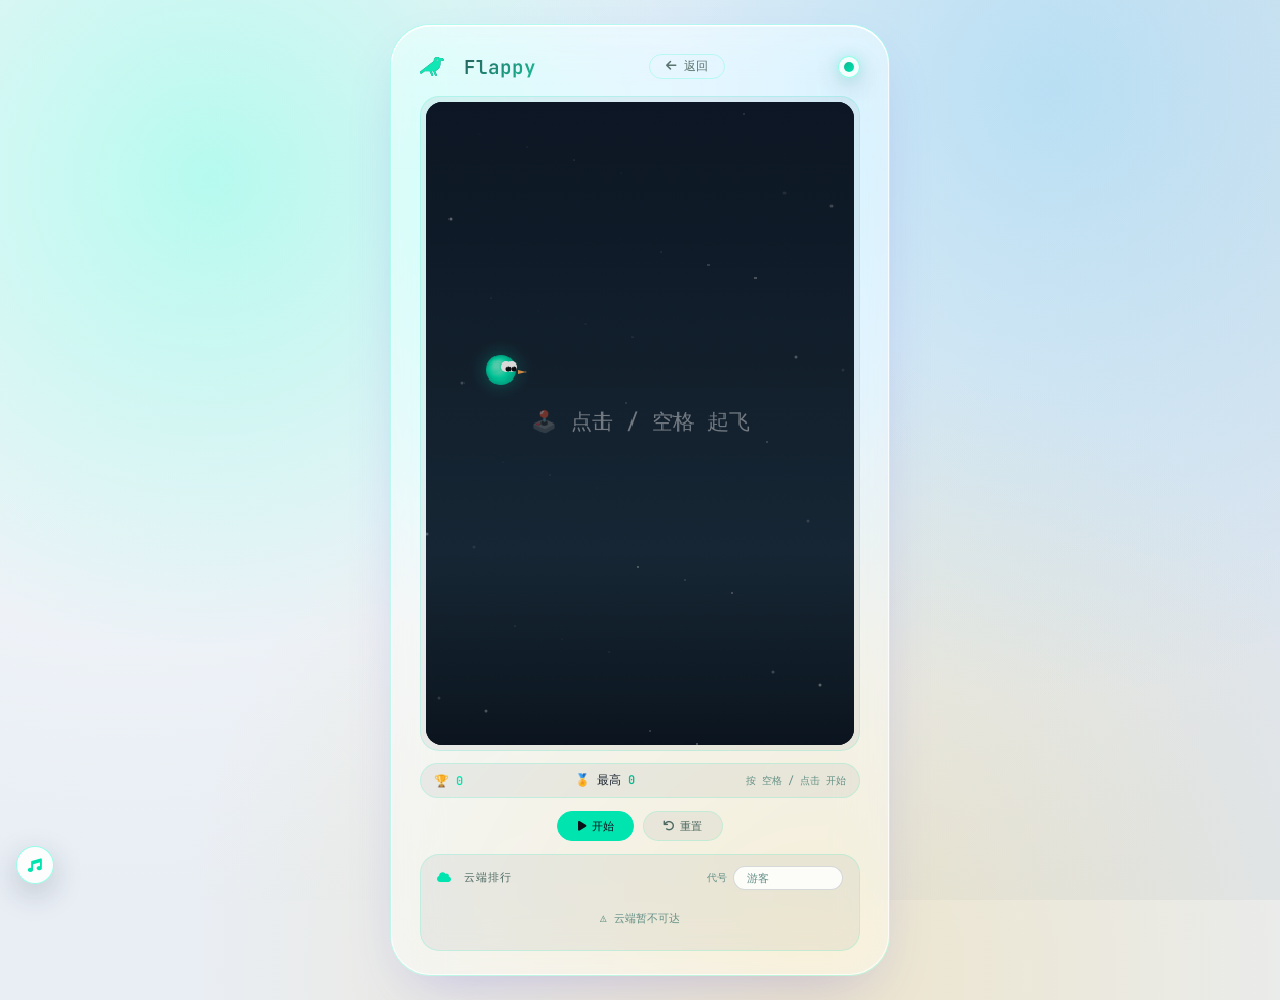
<file: flappy.html>
<!DOCTYPE html>
<html lang="zh-CN">

<head>
    <meta charset="UTF-8" />
    <meta name="viewport" content="width=device-width, initial-scale=1.0, maximum-scale=1.0, user-scalable=no" />
    <title>Flappy · 极客小鸟</title>
    <link rel="stylesheet" href="https://cdnjs.cloudflare.com/ajax/libs/font-awesome/6.0.0-beta3/css/all.min.css" />
    <link rel="preconnect" href="https://fonts.googleapis.com" />
    <link rel="preconnect" href="https://fonts.gstatic.com" crossorigin />
    <link href="https://fonts.googleapis.com/css2?family=JetBrains+Mono:wght@400;500;600;700&display=swap"
        rel="stylesheet" />
    <link rel="stylesheet" href="assets/theme.css" />
    <link rel="icon" type="image/svg+xml" href="favicon.svg" data-theme-icon />
    <script src="assets/theme.js"></script>
    <script src="assets/scores.js"></script>
    <style>

        * {
            margin: 0;
            padding: 0;
            box-sizing: border-box;
        }

        body {
            font-family: 'JetBrains Mono', monospace;
            background: var(--bg-body);
            background-image: radial-gradient(circle at 10% 20%, #13171f 0%, #080a0e 90%);
            min-height: 100vh;
            display: flex;
            align-items: center;
            justify-content: center;
            padding: 1.5rem;
            color: var(--text-primary);
        }

        .glass-card {
            max-width: 500px;
            width: 100%;
            background: var(--bg-card);
            backdrop-filter: blur(12px) saturate(180%);
            border-radius: 2.5rem;
            padding: 1.8rem 1.8rem 1.5rem;
            border: 1px solid var(--primary-border);
            box-shadow: 0 30px 60px -20px rgba(0, 0, 0, 0.8), 0 0 0 1px var(--primary-border) inset;
            transition: border-color 0.3s;
            text-align: center;
        }

        .glass-card:hover {
            border-color: var(--primary-border-hover);
        }

        .header {
            display: flex;
            align-items: center;
            justify-content: space-between;
            margin-bottom: 1rem;
        }

        .header h1 {
            font-size: 1.2rem;
            font-weight: 600;
            background: linear-gradient(135deg, var(--text-primary), var(--primary-light));
            -webkit-background-clip: text;
            background-clip: text;
            color: transparent;
        }

        .header h1 i {
            color: var(--primary);
            margin-right: 8px;
        }

        .back-link {
            color: var(--text-secondary);
            text-decoration: none;
            font-size: 0.75rem;
            padding: 0.2rem 1rem;
            border: 1px solid var(--primary-border);
            border-radius: 30px;
            transition: 0.2s;
        }

        .back-link:hover {
            border-color: var(--primary);
            color: var(--text-accent);
        }

        /* ===== 游戏画布 ===== */
        .game-wrapper {
            background: var(--bg-input);
            border-radius: 1.2rem;
            padding: 0.3rem;
            border: 1px solid var(--border-color);
            position: relative;
        }

        #gameCanvas {
            display: block;
            width: 100%;
            aspect-ratio: 400/600;
            background: #0f1a2a;
            border-radius: 1rem;
            image-rendering: pixelated;
            cursor: pointer;
            touch-action: none;
        }

        /* ===== 状态栏 ===== */
        .status-bar {
            display: flex;
            justify-content: space-between;
            align-items: center;
            padding: 0.5rem 0.8rem;
            margin-top: 0.8rem;
            background: var(--bg-input);
            border-radius: 60px;
            border: 1px solid var(--border-color);
            font-size: 0.75rem;
        }

        .status-bar .score span {
            color: var(--primary);
            font-weight: 600;
        }

        .status-bar .best span {
            color: var(--primary-light);
            font-weight: 600;
        }

        /* ===== 控制 ===== */
        .controls {
            display: flex;
            gap: 0.6rem;
            margin-top: 0.8rem;
            justify-content: center;
            flex-wrap: wrap;
        }

        .controls .btn {
            padding: 0.4rem 1.2rem;
            border-radius: 30px;
            border: 1px solid var(--border-color);
            background: var(--bg-input);
            color: var(--text-secondary);
            font-family: 'JetBrains Mono', monospace;
            font-size: 0.7rem;
            cursor: pointer;
            transition: 0.2s;
            display: inline-flex;
            align-items: center;
            gap: 6px;
        }

        .controls .btn:hover {
            border-color: var(--primary);
            color: var(--text-accent);
        }

        .controls .btn-primary {
            background: var(--primary);
            color: #0b0f18;
            border-color: var(--primary);
        }

        .controls .btn-primary:hover {
            box-shadow: 0 0 30px var(--primary-glow);
        }

        /* ===== 响应式 ===== */
        @media (max-width: 480px) {
            body {
                padding: 0.8rem;
            }

            .glass-card {
                padding: 1rem;
                border-radius: 1.8rem;
            }

            .header h1 {
                font-size: 1rem;
            }

            .status-bar {
                font-size: 0.65rem;
                padding: 0.3rem 0.6rem;
            }

            .controls .btn {
                padding: 0.3rem 0.8rem;
                font-size: 0.6rem;
            }
        }
    </style>
</head>

<body>

    <div class="glass-card">
        <!-- 头部 -->
        <div class="header">
            <h1><i class="fas fa-crow"></i> Flappy</h1>
            <a href="games.html" class="back-link"><i class="fas fa-arrow-left"></i> 返回</a>
            <div data-theme-switcher="compact"></div>
        </div>

        <!-- 游戏 -->
        <div class="game-wrapper">
            <canvas id="gameCanvas" width="400" height="600"></canvas>
        </div>

        <!-- 状态 -->
        <div class="status-bar">
            <div class="score">🏆 <span id="scoreDisplay">0</span></div>
            <div class="best">🏅 最高 <span id="bestDisplay">0</span></div>
            <div id="statusMsg" style="color:var(--text-muted);font-size:0.65rem;">按空格/点击开始</div>
        </div>

        <!-- 控制 -->
        <div class="controls">
            <button class="btn btn-primary" id="startBtn"><i class="fas fa-play"></i> 开始</button>
            <button class="btn" id="resetBtn"><i class="fas fa-undo"></i> 重置</button>
        </div>

        <div class="cloud-rank" data-cloud-rank="flappy"></div>
    </div>

    <script>
        // 主题色：由 assets/theme.js 维护当前值，换肤后 canvas 也跟着变色
        function TC() {
            return (window.GeekTheme && GeekTheme.colors()) ||
                { primary: '#00e5b0', dark: '#00b894', light: '#55efc4', rgb: '0, 255, 200' };
        }

        (function () {
            // ===== Canvas =====
            const canvas = document.getElementById('gameCanvas');
            const ctx = canvas.getContext('2d');
            const W = 400, H = 600;

            // ===== 游戏状态 =====
            const GRAVITY = 0.25;
            const JUMP_FORCE = -5.5;
            const PIPE_WIDTH = 50;
            const PIPE_GAP = 160;
            const PIPE_SPEED = 2.5;

            let bird = { x: 70, y: 250, vy: 0, size: 14 };
            let pipes = [];
            let score = 0;
            let bestScore = parseInt(localStorage.getItem('flappy_best')) || 0;
            let gameState = 'idle'; // idle, playing, over
            let frameId = null;
            let pipeTimer = 0;
            const PIPE_INTERVAL = 100;

            // ===== DOM =====
            const scoreDisplay = document.getElementById('scoreDisplay');
            const bestDisplay = document.getElementById('bestDisplay');
            const statusMsg = document.getElementById('statusMsg');

            bestDisplay.textContent = bestScore;

            // ===== 重置 =====
            function resetGame() {
                bird.x = 70;
                bird.y = 250;
                bird.vy = 0;
                pipes = [];
                score = 0;
                pipeTimer = 0;
                gameState = 'idle';
                scoreDisplay.textContent = '0';
                statusMsg.textContent = '按 空格 / 点击 开始';
                draw();
            }

            // ===== 跳跃 =====
            function jump() {
                if (gameState === 'idle') {
                    gameState = 'playing';
                    statusMsg.textContent = '🎮 飞行中...';
                }
                if (gameState === 'playing') {
                    bird.vy = JUMP_FORCE;
                }
                if (gameState === 'over') {
                    resetGame();
                }
            }

            // ===== 碰撞检测 =====
            function checkCollision() {
                // 边界碰撞
                if (bird.y - bird.size < 0 || bird.y + bird.size > H) {
                    return true;
                }

                // 管道碰撞
                for (const p of pipes) {
                    // 水平碰撞
                    if (bird.x + bird.size > p.x && bird.x - bird.size < p.x + PIPE_WIDTH) {
                        // 垂直碰撞：上方管道底部 或 下方管道顶部
                        if (bird.y - bird.size < p.top || bird.y + bird.size > p.top + PIPE_GAP) {
                            return true;
                        }
                    }
                }
                return false;
            }

            // ===== 更新 =====
            function update() {
                if (gameState !== 'playing') return;

                // 物理
                bird.vy += GRAVITY;
                bird.y += bird.vy;

                // 生成管道
                pipeTimer++;
                if (pipeTimer >= PIPE_INTERVAL) {
                    pipeTimer = 0;
                    const top = Math.random() * (H - PIPE_GAP - 80) + 40;
                    pipes.push({ x: W, top: top });
                }

                // 移动管道
                for (let i = pipes.length - 1; i >= 0; i--) {
                    pipes[i].x -= PIPE_SPEED;
                    // 计分
                    if (pipes[i].x + PIPE_WIDTH < bird.x && !pipes[i].scored) {
                        pipes[i].scored = true;
                        score++;
                        scoreDisplay.textContent = score;
                    }
                    // 移除
                    if (pipes[i].x + PIPE_WIDTH < 0) {
                        pipes.splice(i, 1);
                    }
                }

                // 碰撞检测
                if (checkCollision()) {
                    gameState = 'over';
                    statusMsg.textContent = '💀 游戏结束 · 点击重新开始';
                    if (score > bestScore) {
                        bestScore = score;
                        localStorage.setItem('flappy_best', bestScore);
                        bestDisplay.textContent = bestScore;
                    }
                    if (window.GameScores) GameScores.submit('flappy', score);
                }
            }

            // ===== 绘制 =====
            function draw() {
                ctx.clearRect(0, 0, W, H);

                // ----- 背景渐变 -----
                const grad = ctx.createLinearGradient(0, 0, 0, H);
                grad.addColorStop(0, '#0f1a2a');
                grad.addColorStop(0.4, '#152433');
                grad.addColorStop(0.7, '#1a2d3d');
                grad.addColorStop(1, '#0d1823');
                ctx.fillStyle = grad;
                ctx.fillRect(0, 0, W, H);

                // ----- 星星 -----
                for (let i = 0; i < 40; i++) {
                    const sx = (i * 137 + 50) % W;
                    const sy = (i * 251 + 30) % H;
                    const size = (i % 3) + 1;
                    const alpha = 0.1 + (i % 5) * 0.07;
                    ctx.fillStyle = `rgba(255,255,255,${alpha})`;
                    ctx.beginPath();
                    ctx.arc(sx, sy, size * 0.5, 0, Math.PI * 2);
                    ctx.fill();
                }

                // ----- 管道 -----
                for (const p of pipes) {
                    const gradPipe = ctx.createLinearGradient(p.x, 0, p.x + PIPE_WIDTH, 0);
                    gradPipe.addColorStop(0, '#1a5a3a');
                    gradPipe.addColorStop(0.3, '#2a8a5a');
                    gradPipe.addColorStop(0.7, '#2a8a5a');
                    gradPipe.addColorStop(1, '#1a5a3a');

                    // 上方管道
                    ctx.fillStyle = gradPipe;
                    ctx.shadowColor = `rgba(${TC().rgb}, 0.05)`;
                    ctx.shadowBlur = 10;
                    ctx.beginPath();
                    ctx.roundRect(p.x, 0, PIPE_WIDTH, p.top, 4);
                    ctx.fill();

                    // 上方管道帽
                    ctx.fillStyle = '#1a6a3a';
                    ctx.shadowBlur = 0;
                    ctx.beginPath();
                    ctx.roundRect(p.x - 6, p.top - 18, PIPE_WIDTH + 12, 18, 4);
                    ctx.fill();

                    // 下方管道
                    ctx.fillStyle = gradPipe;
                    ctx.shadowBlur = 10;
                    const bottomY = p.top + PIPE_GAP;
                    ctx.beginPath();
                    ctx.roundRect(p.x, bottomY, PIPE_WIDTH, H - bottomY, 4);
                    ctx.fill();

                    // 下方管道帽
                    ctx.fillStyle = '#1a6a3a';
                    ctx.shadowBlur = 0;
                    ctx.beginPath();
                    ctx.roundRect(p.x - 6, bottomY, PIPE_WIDTH + 12, 18, 4);
                    ctx.fill();

                    ctx.shadowBlur = 0;

                    // 管道光晕（顶部）
                    ctx.fillStyle = `rgba(${TC().rgb}, 0.03)`;
                    ctx.beginPath();
                    ctx.roundRect(p.x + 4, 0, 6, p.top, 2);
                    ctx.fill();
                    ctx.beginPath();
                    ctx.roundRect(p.x + 4, bottomY, 6, H - bottomY, 2);
                    ctx.fill();
                }

                // ----- 小鸟 -----
                const bx = bird.x, by = bird.y, size = bird.size;

                // 发光
                const glow = ctx.createRadialGradient(bx, by, 2, bx, by, size * 2);
                glow.addColorStop(0, `rgba(${TC().rgb}, 0.08)`);
                glow.addColorStop(1, `rgba(${TC().rgb}, 0)`);
                ctx.fillStyle = glow;
                ctx.beginPath();
                ctx.arc(bx, by, size * 2, 0, Math.PI * 2);
                ctx.fill();

                // 身体
                const angle = Math.min(Math.max(bird.vy * 0.03, -0.4), 0.6);
                ctx.save();
                ctx.translate(bx, by);
                ctx.rotate(angle);

                // 身体圆
                ctx.shadowColor = `rgba(${TC().rgb}, 0.2)`;
                ctx.shadowBlur = 15;
                const bodyGrad = ctx.createRadialGradient(-4, -4, 2, 0, 0, size);
                bodyGrad.addColorStop(0, '#8cf0d0');
                bodyGrad.addColorStop(0.6, TC().primary);
                bodyGrad.addColorStop(1, TC().dark);
                ctx.fillStyle = bodyGrad;
                ctx.beginPath();
                ctx.arc(0, 0, size, 0, Math.PI * 2);
                ctx.fill();

                // 翅膀（扇动效果）
                const wingAngle = gameState === 'playing' ? Math.sin(Date.now() / 120) * 0.5 : 0;
                ctx.shadowBlur = 0;
                ctx.fillStyle = 'rgba(0,229,176,0.3)';
                ctx.beginPath();
                ctx.ellipse(-6, -2 - wingAngle * 4, 8, 5 + wingAngle * 3, -0.3, 0, Math.PI * 2);
                ctx.fill();

                ctx.fillStyle = 'rgba(0,229,176,0.2)';
                ctx.beginPath();
                ctx.ellipse(6, -2 + wingAngle * 4, 8, 5 - wingAngle * 3, 0.3, 0, Math.PI * 2);
                ctx.fill();

                // 眼睛
                ctx.shadowBlur = 0;
                ctx.fillStyle = 'white';
                ctx.beginPath();
                ctx.arc(5, -3, 5, 0, Math.PI * 2);
                ctx.fill();
                ctx.beginPath();
                ctx.arc(10, -3, 5, 0, Math.PI * 2);
                ctx.fill();

                ctx.fillStyle = '#0b0d12';
                ctx.beginPath();
                ctx.arc(7, -1, 2.5, 0, Math.PI * 2);
                ctx.fill();
                ctx.beginPath();
                ctx.arc(12, -1, 2.5, 0, Math.PI * 2);
                ctx.fill();

                // 眼睛高光
                ctx.fillStyle = 'rgba(255,255,255,0.6)';
                ctx.beginPath();
                ctx.arc(6, -3.5, 1, 0, Math.PI * 2);
                ctx.fill();
                ctx.beginPath();
                ctx.arc(11, -3.5, 1, 0, Math.PI * 2);
                ctx.fill();

                // 嘴巴
                ctx.fillStyle = '#f0a050';
                ctx.beginPath();
                ctx.moveTo(size + 2, 0);
                ctx.lineTo(size + 10, 2);
                ctx.lineTo(size + 2, 4);
                ctx.closePath();
                ctx.fill();

                ctx.restore();
                ctx.shadowBlur = 0;

                // ----- 游戏结束遮罩 -----
                if (gameState === 'over') {
                    ctx.fillStyle = 'rgba(0,0,0,0.35)';
                    ctx.fillRect(0, 0, W, H);
                    ctx.font = '28px JetBrains Mono, monospace';
                    ctx.textAlign = 'center';
                    ctx.textBaseline = 'middle';
                    ctx.fillStyle = '#ff6b6b';
                    ctx.shadowColor = 'rgba(255,100,100,0.2)';
                    ctx.shadowBlur = 30;
                    ctx.fillText('GAME OVER', W / 2, H / 2 - 30);
                    ctx.shadowBlur = 0;
                    ctx.font = '16px JetBrains Mono, monospace';
                    ctx.fillStyle = 'var(--text-muted)';
                    ctx.fillText('点击 / 空格 重新开始', W / 2, H / 2 + 30);
                }

                // ----- 开始提示 -----
                if (gameState === 'idle') {
                    ctx.fillStyle = 'rgba(0,0,0,0.15)';
                    ctx.fillRect(0, 0, W, H);
                    ctx.font = '20px JetBrains Mono, monospace';
                    ctx.textAlign = 'center';
                    ctx.textBaseline = 'middle';
                    ctx.fillStyle = 'rgba(255,255,255,0.4)';
                    ctx.fillText('🕹️ 点击 / 空格 起飞', W / 2, H / 2);
                }
            }

            // ===== 游戏循环 =====
            function gameLoop() {
                update();
                draw();
                frameId = requestAnimationFrame(gameLoop);
            }

            // ===== 事件绑定 =====
            function handleJump(e) {
                if (e) e.preventDefault();
                // 只在游戏结束或空闲时响应点击/空格
                if (gameState === 'over') {
                    resetGame();
                    // 重置后立即开始
                    setTimeout(() => {
                        gameState = 'playing';
                        statusMsg.textContent = '🎮 飞行中...';
                    }, 50);
                    return;
                }
                jump();
            }

            // 键盘
            document.addEventListener('keydown', (e) => {
                if (e.key === ' ' || e.key === 'Space' || e.key === 'ArrowUp') {
                    e.preventDefault();
                    handleJump(e);
                }
            });

            // 鼠标点击画布
            canvas.addEventListener('click', handleJump);
            canvas.addEventListener('touchstart', (e) => {
                e.preventDefault();
                handleJump(e);
            });

            // 按钮
            document.getElementById('startBtn').addEventListener('click', () => {
                if (gameState === 'idle') {
                    gameState = 'playing';
                    statusMsg.textContent = '🎮 飞行中...';
                } else if (gameState === 'over') {
                    resetGame();
                    setTimeout(() => {
                        gameState = 'playing';
                        statusMsg.textContent = '🎮 飞行中...';
                    }, 50);
                }
            });

            document.getElementById('resetBtn').addEventListener('click', resetGame);

            // ===== roundRect 辅助 =====
            if (!CanvasRenderingContext2D.prototype.roundRect) {
                CanvasRenderingContext2D.prototype.roundRect = function (x, y, w, h, r) {
                    if (r > w / 2) r = w / 2;
                    if (r > h / 2) r = h / 2;
                    this.moveTo(x + r, y);
                    this.lineTo(x + w - r, y);
                    this.quadraticCurveTo(x + w, y, x + w, y + r);
                    this.lineTo(x + w, y + h - r);
                    this.quadraticCurveTo(x + w, y + h, x + w - r, y + h);
                    this.lineTo(x + r, y + h);
                    this.quadraticCurveTo(x, y + h, x, y + h - r);
                    this.lineTo(x, y + r);
                    this.quadraticCurveTo(x, y, x + r, y);
                    this.closePath();
                    return this;
                };
            }

            // ===== 启动 =====
            resetGame();
            gameLoop();

            // ===== 窗口失焦时减少性能消耗 =====
            document.addEventListener('visibilitychange', () => {
                if (document.hidden) {
                    // 暂停逻辑可加
                }
            });
        })();
    </script>

</body>

</html>
</file>
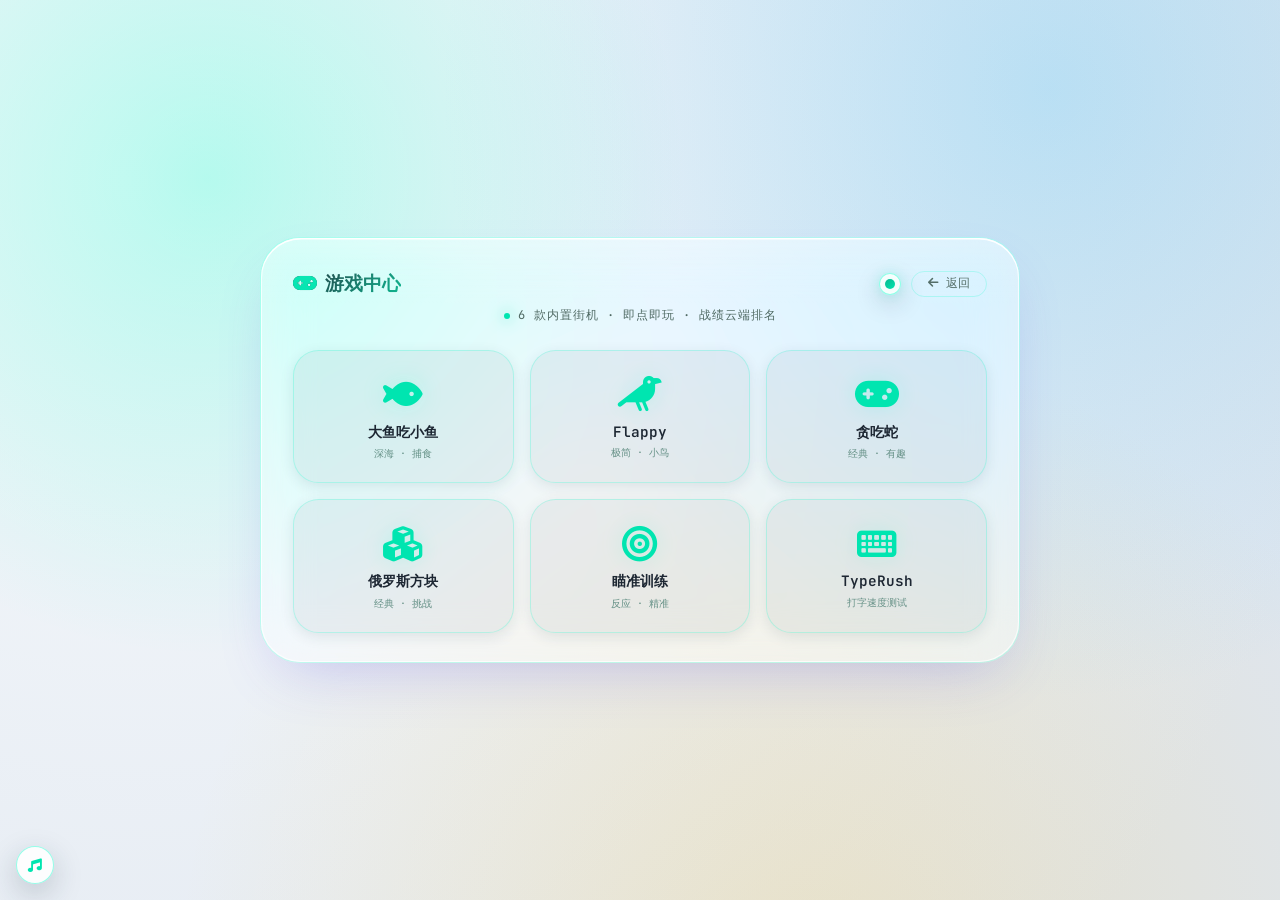
<file: games.html>
<!DOCTYPE html>
<html lang="zh-CN">

<head>
    <meta charset="UTF-8" />
    <meta name="viewport" content="width=device-width, initial-scale=1.0" />
    <title>游戏中心 · 街机合集</title>
    <link rel="stylesheet" href="https://cdnjs.cloudflare.com/ajax/libs/font-awesome/6.0.0-beta3/css/all.min.css" />
    <link rel="preconnect" href="https://fonts.googleapis.com" />
    <link rel="preconnect" href="https://fonts.gstatic.com" crossorigin />
    <link href="https://fonts.googleapis.com/css2?family=JetBrains+Mono:wght@400;500;600;700&display=swap"
        rel="stylesheet" />
    <link rel="stylesheet" href="assets/theme.css" />
    <link rel="icon" type="image/svg+xml" href="favicon.svg" data-theme-icon />
    <script src="assets/theme.js"></script>
    <style>

        * {
            margin: 0;
            padding: 0;
            box-sizing: border-box;
        }

        body {
            font-family: 'JetBrains Mono', monospace;
            background: var(--bg-body);
            background-image: radial-gradient(circle at 10% 20%, #13171f 0%, #080a0e 90%);
            min-height: 100vh;
            display: flex;
            align-items: center;
            justify-content: center;
            padding: 1.5rem;
            color: var(--text-primary);
        }

        .glass-card {
            max-width: 760px;
            width: 100%;
            background: var(--bg-card);
            backdrop-filter: blur(12px) saturate(180%);
            border-radius: 2.5rem;
            padding: 2rem 2rem 1.8rem;
            border: 1px solid var(--primary-border);
            box-shadow: 0 30px 60px -20px rgba(0, 0, 0, 0.8), 0 0 0 1px var(--primary-border) inset;
            transition: border-color 0.3s;
            text-align: center;
        }

        .glass-card:hover {
            border-color: var(--primary-border-hover);
        }

        .header {
            display: flex;
            align-items: center;
            justify-content: space-between;
            margin-bottom: 0.6rem;
            gap: 0.6rem;
        }

        .header h1 {
            font-size: 1.2rem;
            font-weight: 600;
            background: linear-gradient(135deg, var(--text-primary), var(--primary-light));
            -webkit-background-clip: text;
            background-clip: text;
            color: transparent;
            white-space: nowrap;
        }

        .header h1 i {
            color: var(--primary);
            margin-right: 8px;
        }

        .header-right {
            display: flex;
            align-items: center;
            gap: 0.6rem;
        }

        .back-link {
            color: var(--text-secondary);
            text-decoration: none;
            font-size: 0.75rem;
            padding: 0.2rem 1rem;
            border: 1px solid var(--primary-border);
            border-radius: 30px;
            transition: 0.2s;
            white-space: nowrap;
        }

        .back-link:hover {
            border-color: var(--primary);
            color: var(--text-accent);
        }

        .subtitle {
            font-size: 0.75rem;
            color: var(--text-secondary);
            margin-bottom: 1.6rem;
            letter-spacing: 1px;
        }

        .subtitle .glow-dot {
            display: inline-block;
            width: 6px;
            height: 6px;
            background: var(--primary);
            border-radius: 50%;
            margin-right: 8px;
            box-shadow: 0 0 16px var(--primary);
            animation: pulse-dot 1.8s infinite;
            vertical-align: middle;
        }

        @keyframes pulse-dot {

            0%,
            100% {
                opacity: 0.3;
                transform: scale(0.9);
            }

            50% {
                opacity: 1;
                transform: scale(1.2);
            }
        }

        /* ===== 游戏网格 ===== */
        .games-grid {
            display: grid;
            grid-template-columns: repeat(auto-fill, minmax(200px, 1fr));
            gap: 1rem;
        }

        .game-card {
            position: relative;
            background: var(--bg-input);
            border: 1px solid var(--primary-border);
            border-radius: 1.6rem;
            padding: 1.6rem 1rem 1.3rem;
            text-decoration: none;
            color: inherit;
            display: flex;
            flex-direction: column;
            align-items: center;
            gap: 0.35rem;
            transition: all 0.25s ease;
            box-shadow: 0 4px 12px rgba(0, 0, 0, 0.2);
            overflow: hidden;
        }

        .game-card:hover {
            transform: translateY(-6px);
            border-color: var(--primary);
            background: rgba(var(--primary-rgb), 0.03);
            box-shadow: 0 0 40px var(--primary-glow);
        }

        .game-card i {
            font-size: 2.2rem;
            color: var(--primary);
            text-shadow: 0 0 24px var(--primary-glow);
            transition: transform 0.25s;
        }

        .game-card:hover i {
            transform: scale(1.15);
        }

        .game-card .g-name {
            font-weight: 600;
            font-size: 0.9rem;
            color: var(--text-primary);
            margin-top: 0.3rem;
        }

        .game-card .g-tag {
            font-size: 0.62rem;
            color: var(--text-muted);
        }

        .game-card .g-best {
            margin-top: 0.45rem;
            font-size: 0.62rem;
            color: var(--warn-color);
            background: rgba(var(--primary-rgb), 0.03);
            border: 1px solid var(--border-color);
            border-radius: 30px;
            padding: 0.15rem 0.8rem;
            display: none;
        }

        .game-card .g-best.show {
            display: inline-block;
        }

        .game-card .g-play {
            position: absolute;
            inset: 0;
            display: flex;
            align-items: center;
            justify-content: center;
            background: rgba(5, 10, 16, 0.72);
            backdrop-filter: blur(2px);
            opacity: 0;
            transition: opacity 0.25s;
            font-size: 0.85rem;
            font-weight: 600;
            color: var(--text-accent);
            letter-spacing: 2px;
        }

        .game-card:hover .g-play {
            opacity: 1;
        }

        .game-card .g-play i {
            font-size: 1rem;
            color: var(--primary);
            text-shadow: none;
            margin-right: 8px;
            transform: none;
        }

        @media (max-width: 620px) {
            .glass-card {
                padding: 1.3rem 1.1rem 1.2rem;
                border-radius: 1.8rem;
            }

            .header h1 {
                font-size: 1rem;
            }

            .games-grid {
                grid-template-columns: repeat(auto-fill, minmax(140px, 1fr));
                gap: 0.7rem;
            }

            .game-card {
                padding: 1.2rem 0.6rem 1rem;
            }
        }

        /* ===== 白天模式：悬停遮罩翻成浅色磨砂，白卡上不再突然变黑 ===== */
        html[data-mode="light"] .game-card .g-play {
            background: rgba(255, 255, 255, 0.82);
            backdrop-filter: blur(3px);
            -webkit-backdrop-filter: blur(3px);
            color: #1d2733;
        }

        html[data-mode="light"] .game-card .g-play i {
            color: var(--primary);
        }

        html[data-mode="light"] .game-card {
            box-shadow: 0 4px 14px rgba(30, 50, 70, 0.1);
        }
    </style>
</head>

<body>
    <div class="glass-card">
        <div class="header">
            <h1><i class="fas fa-gamepad"></i>游戏中心</h1>
            <div class="header-right">
                <div data-theme-switcher="compact"></div>
                <a href="index.html" class="back-link"><i class="fas fa-arrow-left"></i> 返回</a>
            </div>
        </div>

        <div class="subtitle"><span class="glow-dot"></span>6 款内置街机 · 即点即玩 · 战绩云端排名</div>

        <div class="games-grid">
            <a href="fish.html" class="game-card">
                <i class="fas fa-fish"></i>
                <span class="g-name">大鱼吃小鱼</span>
                <small class="g-tag">深海 · 捕食</small>
                <span class="g-best" data-best="fish_best"></span>
                <span class="g-play"><i class="fas fa-play"></i>开始</span>
            </a>
            <a href="flappy.html" class="game-card">
                <i class="fas fa-crow"></i>
                <span class="g-name">Flappy</span>
                <small class="g-tag">极简 · 小鸟</small>
                <span class="g-best" data-best="flappy_best"></span>
                <span class="g-play"><i class="fas fa-play"></i>开始</span>
            </a>
            <a href="snakegames.html" class="game-card">
                <i class="fas fa-gamepad"></i>
                <span class="g-name">贪吃蛇</span>
                <small class="g-tag">经典 · 有趣</small>
                <span class="g-play"><i class="fas fa-play"></i>开始</span>
            </a>
            <a href="tetris.html" class="game-card">
                <i class="fas fa-cubes"></i>
                <span class="g-name">俄罗斯方块</span>
                <small class="g-tag">经典 · 挑战</small>
                <span class="g-play"><i class="fas fa-play"></i>开始</span>
            </a>
            <a href="aim.html" class="game-card">
                <i class="fas fa-bullseye"></i>
                <span class="g-name">瞄准训练</span>
                <small class="g-tag">反应 · 精准</small>
                <span class="g-play"><i class="fas fa-play"></i>开始</span>
            </a>
            <a href="type.html" class="game-card">
                <i class="fas fa-keyboard"></i>
                <span class="g-name">TypeRush</span>
                <small class="g-tag">打字速度测试</small>
                <span class="g-play"><i class="fas fa-play"></i>开始</span>
            </a>
        </div>
    </div>

    <script>
        // 读取本地最高分徽章（fish / flappy 有存档）；pageshow 兼容 bfcache，玩完返回自动刷新
        function refreshBest() {
            document.querySelectorAll('.g-best').forEach(el => {
                const key = el.getAttribute('data-best');
                const val = Number(localStorage.getItem(key) || 0);
                if (val > 0) {
                    el.textContent = '🏆 最高 ' + val;
                    el.classList.add('show');
                } else {
                    el.textContent = '';
                    el.classList.remove('show');
                }
            });
        }
        refreshBest();
        window.addEventListener('pageshow', refreshBest);
        document.addEventListener('visibilitychange', () => {
            if (!document.hidden) refreshBest();
        });
    </script>

</body>

</html>
</file>
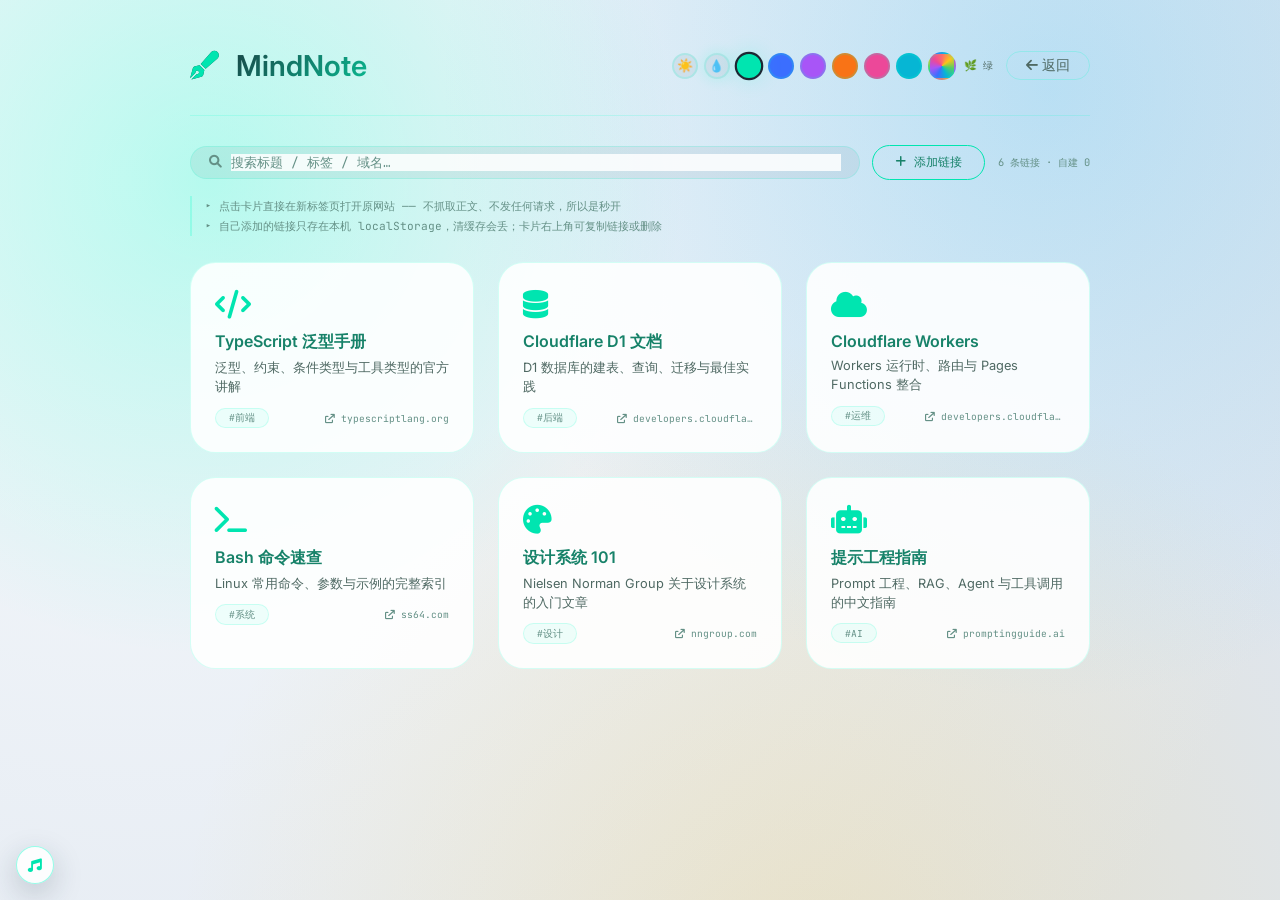
<file: mindnote.html>
<!DOCTYPE html>
<html lang="zh-CN">

<head>
    <meta charset="UTF-8" />
    <meta name="viewport" content="width=device-width, initial-scale=1.0" />
    <title>MindNote · 知识库</title>
    <link rel="stylesheet" href="https://cdnjs.cloudflare.com/ajax/libs/font-awesome/6.0.0-beta3/css/all.min.css" />
    <link rel="preconnect" href="https://fonts.googleapis.com" />
    <link rel="preconnect" href="https://fonts.gstatic.com" crossorigin />
    <link
        href="https://fonts.googleapis.com/css2?family=JetBrains+Mono:wght@400;500;600;700&family=Inter:wght@400;500;600;700&display=swap"
        rel="stylesheet" />
    <link rel="stylesheet" href="assets/theme.css" />
    <link rel="icon" type="image/svg+xml" href="favicon.svg" data-theme-icon />
    <script src="assets/theme.js"></script>
    <style>
        * {
            margin: 0;
            padding: 0;
            box-sizing: border-box;
        }

        body {
            font-family: 'Inter', 'JetBrains Mono', monospace;
            background: var(--bg-body);
            background-image: radial-gradient(circle at 10% 20%, #13171f 0%, #080a0e 90%);
            min-height: 100vh;
            padding: 2rem;
            color: var(--text-primary);
        }

        .container {
            max-width: 900px;
            margin: 0 auto;
        }

        /* 头部 */
        .header {
            display: flex;
            align-items: center;
            justify-content: space-between;
            padding: 1rem 0 2rem;
            border-bottom: 1px solid var(--border-color);
            flex-wrap: wrap;
            gap: 1rem;
        }

        .header h1 {
            font-size: 1.8rem;
            font-weight: 600;
            background: linear-gradient(135deg, var(--text-primary), var(--primary-light));
            -webkit-background-clip: text;
            background-clip: text;
            color: transparent;
        }

        .header h1 i {
            color: var(--primary);
            margin-right: 10px;
        }

        .header-actions {
            display: flex;
            align-items: center;
            gap: 0.8rem;
            flex-wrap: wrap;
        }

        .back-link {
            color: var(--text-secondary);
            text-decoration: none;
            font-size: 0.85rem;
            padding: 0.3rem 1.2rem;
            border: 1px solid var(--primary-border);
            border-radius: 30px;
            transition: 0.2s;
        }

        .back-link:hover {
            border-color: var(--primary);
            color: var(--text-accent);
        }

        /* 工具栏 */
        .toolbar {
            display: flex;
            align-items: center;
            gap: 0.8rem;
            margin-top: 1.8rem;
            flex-wrap: wrap;
        }

        .search-box {
            display: flex;
            align-items: center;
            gap: 0.6rem;
            background: var(--bg-input);
            border: 1px solid var(--border-color);
            border-radius: 40px;
            padding: 0.45rem 1.1rem;
            flex: 1;
            min-width: 200px;
            transition: 0.2s;
        }

        .search-box:focus-within {
            border-color: var(--primary);
            box-shadow: 0 0 20px var(--primary-glow);
        }

        .search-box i {
            color: var(--text-muted);
            font-size: 0.8rem;
        }

        .search-box input {
            background: transparent;
            border: none;
            outline: none;
            color: var(--text-primary);
            font-family: 'JetBrains Mono', monospace;
            font-size: 0.8rem;
            width: 100%;
        }

        .search-box input::placeholder {
            color: var(--text-muted);
        }

        .btn-add {
            background: transparent;
            border: 1px solid var(--primary);
            color: var(--text-accent);
            padding: 0.5rem 1.4rem;
            border-radius: 40px;
            font-family: 'JetBrains Mono', monospace;
            font-size: 0.75rem;
            cursor: pointer;
            transition: 0.25s;
            display: inline-flex;
            align-items: center;
            gap: 0.5rem;
        }

        .btn-add:hover {
            background: var(--primary);
            color: #0b0f18;
            box-shadow: 0 0 30px var(--primary-glow);
        }

        .toolbar-status {
            font-family: 'JetBrains Mono', monospace;
            font-size: 0.65rem;
            color: var(--text-muted);
        }

        .hint {
            margin-top: 1rem;
            font-size: 0.7rem;
            color: var(--text-muted);
            font-family: 'JetBrains Mono', monospace;
            line-height: 1.8;
            border-left: 2px solid var(--primary-border);
            padding-left: 0.8rem;
        }

        /* 链接网格 */
        .note-grid {
            display: grid;
            grid-template-columns: repeat(auto-fill, minmax(260px, 1fr));
            gap: 1.5rem;
            margin-top: 1.6rem;
        }

        .note-card {
            background: var(--bg-card);
            border: 1px solid var(--border-color);
            border-radius: 1.6rem;
            padding: 1.5rem;
            transition: 0.3s;
            cursor: pointer;
            color: inherit;
            display: block;
            position: relative;
            text-decoration: none;
        }

        .note-card:hover {
            border-color: var(--primary);
            transform: translateY(-4px);
            box-shadow: 0 0 40px var(--primary-glow);
        }

        .note-card .icon {
            font-size: 1.8rem;
            color: var(--primary);
            margin-bottom: 0.6rem;
        }

        .note-card h3 {
            font-size: 1rem;
            font-weight: 600;
            color: var(--text-accent);
            margin-bottom: 0.3rem;
            padding-right: 3.2rem;
            word-break: break-word;
        }

        .note-card p {
            font-size: 0.8rem;
            color: var(--text-secondary);
            line-height: 1.5;
        }

        .card-foot {
            display: flex;
            align-items: center;
            justify-content: space-between;
            gap: 0.6rem;
            margin-top: 0.7rem;
        }

        .note-card .tag {
            display: inline-block;
            font-size: 0.6rem;
            padding: 0.15rem 0.8rem;
            border-radius: 30px;
            background: rgba(var(--primary-rgb), 0.06);
            border: 1px solid var(--border-color);
            color: var(--text-muted);
            font-family: 'JetBrains Mono', monospace;
        }

        .note-card .src {
            font-size: 0.6rem;
            color: var(--text-muted);
            font-family: 'JetBrains Mono', monospace;
            overflow: hidden;
            text-overflow: ellipsis;
            white-space: nowrap;
            max-width: 60%;
        }

        .card-tools {
            position: absolute;
            top: 0.9rem;
            right: 0.9rem;
            display: flex;
            gap: 0.35rem;
            opacity: 0;
            transition: 0.2s;
        }

        .note-card:hover .card-tools,
        .note-card:focus-within .card-tools {
            opacity: 1;
        }

        .card-tool {
            width: 26px;
            height: 26px;
            border-radius: 50%;
            background: transparent;
            border: 1px solid var(--border-color);
            color: var(--text-muted);
            font-size: 0.7rem;
            cursor: pointer;
            transition: 0.2s;
        }

        .card-tool:hover {
            color: var(--text-accent);
            border-color: var(--primary);
        }

        .card-tool.del:hover {
            color: #ff6b6b;
            border-color: rgba(255, 107, 107, 0.4);
        }

        .card-tool.done {
            color: var(--correct-color);
            border-color: var(--correct-color);
        }

        /* 空状态 */
        .empty-state {
            text-align: center;
            padding: 4rem 2rem;
            color: var(--text-muted);
            grid-column: 1 / -1;
        }

        .empty-state i {
            font-size: 3rem;
            color: var(--border-color);
            margin-bottom: 1rem;
            display: block;
        }

        .empty-state p {
            font-size: 0.9rem;
        }

        /* 弹窗 */
        .overlay {
            position: fixed;
            inset: 0;
            background: rgba(6, 8, 12, 0.78);
            backdrop-filter: blur(6px);
            display: none;
            align-items: center;
            justify-content: center;
            padding: 1.6rem;
            z-index: 100;
        }

        .overlay.show {
            display: flex;
        }

        .dialog {
            width: 100%;
            max-width: 460px;
            background: var(--bg-card);
            border: 1px solid var(--primary-border);
            border-radius: 1.6rem;
            padding: 1.6rem;
            box-shadow: 0 30px 60px -20px rgba(0, 0, 0, 0.8);
        }

        .dialog h3 {
            font-size: 1rem;
            color: var(--text-accent);
            margin-bottom: 0.4rem;
            display: flex;
            align-items: center;
            gap: 0.6rem;
        }

        .dialog h3 i {
            color: var(--primary);
        }

        .dialog p {
            font-size: 0.72rem;
            color: var(--text-muted);
            line-height: 1.7;
            margin-bottom: 0.6rem;
        }

        .dialog label {
            display: block;
            font-family: 'JetBrains Mono', monospace;
            font-size: 0.65rem;
            color: var(--text-secondary);
            margin: 0.8rem 0 0.3rem;
        }

        .dialog input {
            width: 100%;
            background: rgba(0, 0, 0, 0.3);
            border: 1px solid var(--border-color);
            border-radius: 30px;
            padding: 0.55rem 1.1rem;
            color: var(--text-primary);
            font-family: 'JetBrains Mono', monospace;
            font-size: 0.78rem;
            outline: none;
        }

        .dialog input:focus {
            border-color: var(--primary);
            box-shadow: 0 0 20px var(--primary-glow);
        }

        .dialog-actions {
            display: flex;
            justify-content: flex-end;
            gap: 0.6rem;
            margin-top: 1.3rem;
        }

        .ghost-btn {
            background: transparent;
            border: 1px solid var(--border-color);
            color: var(--text-secondary);
            padding: 0.45rem 1.2rem;
            border-radius: 30px;
            font-family: 'JetBrains Mono', monospace;
            font-size: 0.72rem;
            cursor: pointer;
            transition: 0.2s;
        }

        .ghost-btn:hover {
            color: var(--text-accent);
            border-color: var(--primary);
        }

        @media (max-width: 600px) {
            body {
                padding: 1rem;
            }

            .header h1 {
                font-size: 1.3rem;
            }

            .note-grid {
                grid-template-columns: 1fr;
            }

            .card-tools {
                opacity: 1;
            }
        }
    </style>
</head>

<body>

    <div class="container">
        <!-- 头部 -->
        <div class="header">
            <h1><i class="fas fa-pen-fancy"></i> MindNote</h1>
            <div class="header-actions">
                <div data-theme-switcher></div>
                <a href="index.html" class="back-link"><i class="fas fa-arrow-left"></i> 返回</a>
            </div>
        </div>

        <!-- 工具栏 -->
        <div class="toolbar">
            <div class="search-box">
                <i class="fas fa-search"></i>
                <input type="text" id="searchInput" placeholder="搜索标题 / 标签 / 域名…" />
            </div>
            <button class="btn-add" id="addBtn"><i class="fas fa-plus"></i> 添加链接</button>
            <span class="toolbar-status" id="statusText"></span>
        </div>
        <div class="hint">
            ▸ 点击卡片直接在新标签页打开原网站 —— 不抓取正文、不发任何请求，所以是秒开<br />
            ▸ 自己添加的链接只存在本机 localStorage，清缓存会丢；卡片右上角可复制链接或删除
        </div>

        <!-- 链接列表 -->
        <div class="note-grid" id="noteGrid"></div>
    </div>

    <!-- 添加链接弹窗 -->
    <div class="overlay" id="addOverlay">
        <div class="dialog">
            <h3><i class="fas fa-link"></i> 添加链接</h3>
            <p>只保存标题和网址，不做任何抓取。</p>
            <label for="urlInput">网址</label>
            <input type="text" id="urlInput" placeholder="https://developer.mozilla.org/zh-CN/docs/Web/JavaScript" />
            <label for="titleInput">标题（留空则用域名）</label>
            <input type="text" id="titleInput" placeholder="例如：MDN JavaScript 文档" maxlength="40" />
            <label for="tagInput">标签（可选）</label>
            <input type="text" id="tagInput" placeholder="前端 / 后端 / 灵感…" maxlength="12" />
            <div class="dialog-actions">
                <button class="ghost-btn" id="cancelAddBtn" type="button">取消</button>
                <button class="btn-add" id="confirmAddBtn" type="button"><i class="fas fa-check"></i> 保存</button>
            </div>
        </div>
    </div>

    <script>
        // ===== MindNote · 链接收藏（纯本地，无任何网络抓取）=====
        (function () {
            'use strict';

            var LS_NOTES = 'mindnote_user_notes';

            /* 内置收藏：全部是真实可访问的网址 */
            var BUILTIN_NOTES = [
                {
                    id: 'b1', icon: 'fa-code', title: 'TypeScript 泛型手册',
                    desc: '泛型、约束、条件类型与工具类型的官方讲解',
                    tag: '前端', url: 'https://www.typescriptlang.org/docs/handbook/2/generics.html'
                },
                {
                    id: 'b2', icon: 'fa-database', title: 'Cloudflare D1 文档',
                    desc: 'D1 数据库的建表、查询、迁移与最佳实践',
                    tag: '后端', url: 'https://developers.cloudflare.com/d1/'
                },
                {
                    id: 'b3', icon: 'fa-cloud', title: 'Cloudflare Workers',
                    desc: 'Workers 运行时、路由与 Pages Functions 整合',
                    tag: '运维', url: 'https://developers.cloudflare.com/workers/'
                },
                {
                    id: 'b4', icon: 'fa-terminal', title: 'Bash 命令速查',
                    desc: 'Linux 常用命令、参数与示例的完整索引',
                    tag: '系统', url: 'https://ss64.com/bash/'
                },
                {
                    id: 'b5', icon: 'fa-palette', title: '设计系统 101',
                    desc: 'Nielsen Norman Group 关于设计系统的入门文章',
                    tag: '设计', url: 'https://www.nngroup.com/articles/design-systems-101/'
                },
                {
                    id: 'b6', icon: 'fa-robot', title: '提示工程指南',
                    desc: 'Prompt 工程、RAG、Agent 与工具调用的中文指南',
                    tag: 'AI', url: 'https://www.promptingguide.ai/zh'
                }
            ];

            var userNotes = readJSON(LS_NOTES, []);
            var filterText = '';

            var grid = document.getElementById('noteGrid');
            var statusText = document.getElementById('statusText');
            var searchInput = document.getElementById('searchInput');
            var addOverlay = document.getElementById('addOverlay');
            var urlInput = document.getElementById('urlInput');
            var titleInput = document.getElementById('titleInput');
            var tagInput = document.getElementById('tagInput');
            var addBtn = document.getElementById('addBtn');
            var confirmAddBtn = document.getElementById('confirmAddBtn');
            var cancelAddBtn = document.getElementById('cancelAddBtn');

            /* ---------- 工具函数 ---------- */
            function readJSON(key, fallback) {
                try {
                    var raw = localStorage.getItem(key);
                    if (!raw) return fallback;
                    var val = JSON.parse(raw);
                    return val === null || val === undefined ? fallback : val;
                } catch (e) { return fallback; }
            }

            function writeJSON(key, val) {
                try { localStorage.setItem(key, JSON.stringify(val)); return true; }
                catch (e) { return false; }
            }

            function escapeHtml(unsafe) {
                if (!unsafe) return '';
                return String(unsafe)
                    .replace(/&/g, '&amp;').replace(/</g, '&lt;').replace(/>/g, '&gt;')
                    .replace(/"/g, '&quot;').replace(/'/g, '&#039;');
            }

            function domainOf(url) {
                try { return new URL(url).hostname.replace(/^www\./, ''); }
                catch (e) { return url; }
            }

            function normalizeUrl(input) {
                var url = String(input || '').trim();
                if (!url) return '';
                if (!/^https?:\/\//i.test(url)) url = 'https://' + url.replace(/^\/+/, '');
                try { new URL(url); return url; } catch (e) { return ''; }
            }

            function copyText(text, btn) {
                var orig = btn.innerHTML;
                var done = function () {
                    btn.innerHTML = '<i class="fas fa-check"></i>';
                    btn.classList.add('done');
                    setTimeout(function () { btn.innerHTML = orig; btn.classList.remove('done'); }, 1200);
                };
                if (navigator.clipboard && navigator.clipboard.writeText) {
                    navigator.clipboard.writeText(text).then(done, done);
                } else {
                    var ta = document.createElement('textarea');
                    ta.value = text;
                    document.body.appendChild(ta);
                    ta.select();
                    try { document.execCommand('copy'); } catch (e) { }
                    ta.remove();
                    done();
                }
            }

            /* ---------- 渲染 ---------- */
            function allNotes() { return userNotes.concat(BUILTIN_NOTES); }

            function visibleNotes() {
                var q = filterText.trim().toLowerCase();
                var list = allNotes();
                if (!q) return list;
                return list.filter(function (n) {
                    return [n.title, n.desc, n.tag, n.url].join(' ').toLowerCase().indexOf(q) > -1;
                });
            }

            function renderGrid() {
                var list = visibleNotes();
                statusText.textContent = list.length + ' 条链接 · 自建 ' + userNotes.length;

                if (!list.length) {
                    grid.innerHTML = '<div class="empty-state"><i class="fas fa-book-open"></i><p>' +
                        (filterText ? '没有匹配的链接 🔍' : '还没有收藏，点右上角「添加链接」') + '</p></div>';
                    return;
                }

                grid.innerHTML = list.map(function (note, idx) {
                    return '<a class="note-card" data-idx="' + idx + '" href="' + escapeHtml(note.url) + '" ' +
                        'target="_blank" rel="noopener noreferrer" title="' + escapeHtml(note.url) + '">' +
                        '<div class="card-tools">' +
                        '<button class="card-tool copy" data-copy="' + escapeHtml(note.url) + '" title="复制链接"><i class="fas fa-link"></i></button>' +
                        (note.custom ? '<button class="card-tool del" data-del="' + escapeHtml(note.id) + '" title="删除"><i class="fas fa-xmark"></i></button>' : '') +
                        '</div>' +
                        '<div class="icon"><i class="fas ' + (note.icon || 'fa-link') + '"></i></div>' +
                        '<h3>' + escapeHtml(note.title) + '</h3>' +
                        '<p>' + escapeHtml(note.desc || '') + '</p>' +
                        '<div class="card-foot">' +
                        '<span class="tag">#' + escapeHtml(note.tag || '收藏') + '</span>' +
                        '<span class="src"><i class="fas fa-arrow-up-right-from-square"></i> ' + escapeHtml(domainOf(note.url)) + '</span>' +
                        '</div></a>';
                }).join('');

                Array.prototype.forEach.call(grid.querySelectorAll('.card-tool.copy'), function (btn) {
                    btn.addEventListener('click', function (e) {
                        e.preventDefault();
                        e.stopPropagation();
                        copyText(btn.getAttribute('data-copy'), btn);
                    });
                });

                Array.prototype.forEach.call(grid.querySelectorAll('.card-tool.del'), function (btn) {
                    btn.addEventListener('click', function (e) {
                        e.preventDefault();
                        e.stopPropagation();
                        var id = btn.getAttribute('data-del');
                        var note = userNotes.filter(function (n) { return n.id === id; })[0];
                        if (!note) return;
                        if (!confirm('删除收藏「' + note.title + '」？')) return;
                        userNotes = userNotes.filter(function (n) { return n.id !== id; });
                        writeJSON(LS_NOTES, userNotes);
                        renderGrid();
                    });
                });
            }

            /* ---------- 添加链接（不联网） ---------- */
            function addNote() {
                var url = normalizeUrl(urlInput.value);
                if (!url) { alert('请填写有效的网址 ✦'); return; }

                var title = titleInput.value.trim() || domainOf(url);
                if (allNotes().some(function (n) { return n.url === url; })) {
                    alert('这个网址已经在收藏里了');
                    return;
                }

                userNotes.unshift({
                    id: 'u' + Date.now(),
                    custom: true,
                    icon: 'fa-link',
                    title: title,
                    desc: '自建收藏 · ' + domainOf(url),
                    tag: tagInput.value.trim() || '收藏',
                    url: url
                });
                writeJSON(LS_NOTES, userNotes);
                hideOverlay(addOverlay);
                renderGrid();
            }

            /* ---------- 事件 ---------- */
            function showOverlay(el) { el.classList.add('show'); }
            function hideOverlay(el) { el.classList.remove('show'); }

            searchInput.addEventListener('input', function () {
                filterText = searchInput.value;
                renderGrid();
            });

            addBtn.addEventListener('click', function () {
                urlInput.value = '';
                titleInput.value = '';
                tagInput.value = '';
                showOverlay(addOverlay);
                setTimeout(function () { urlInput.focus(); }, 50);
            });

            confirmAddBtn.addEventListener('click', addNote);
            cancelAddBtn.addEventListener('click', function () { hideOverlay(addOverlay); });

            addOverlay.addEventListener('click', function (e) {
                if (e.target === addOverlay) hideOverlay(addOverlay);
            });

            var inputs = [urlInput, titleInput, tagInput];
            inputs.forEach(function (el) {
                el.addEventListener('keydown', function (e) {
                    if (e.key === 'Enter') { e.preventDefault(); addNote(); }
                });
            });

            document.addEventListener('keydown', function (e) {
                if (e.key === 'Escape' && addOverlay.classList.contains('show')) hideOverlay(addOverlay);
            });

            /* ---------- 初始化 ---------- */
            renderGrid();
        })();
    </script>

</body>

</html>
</file>
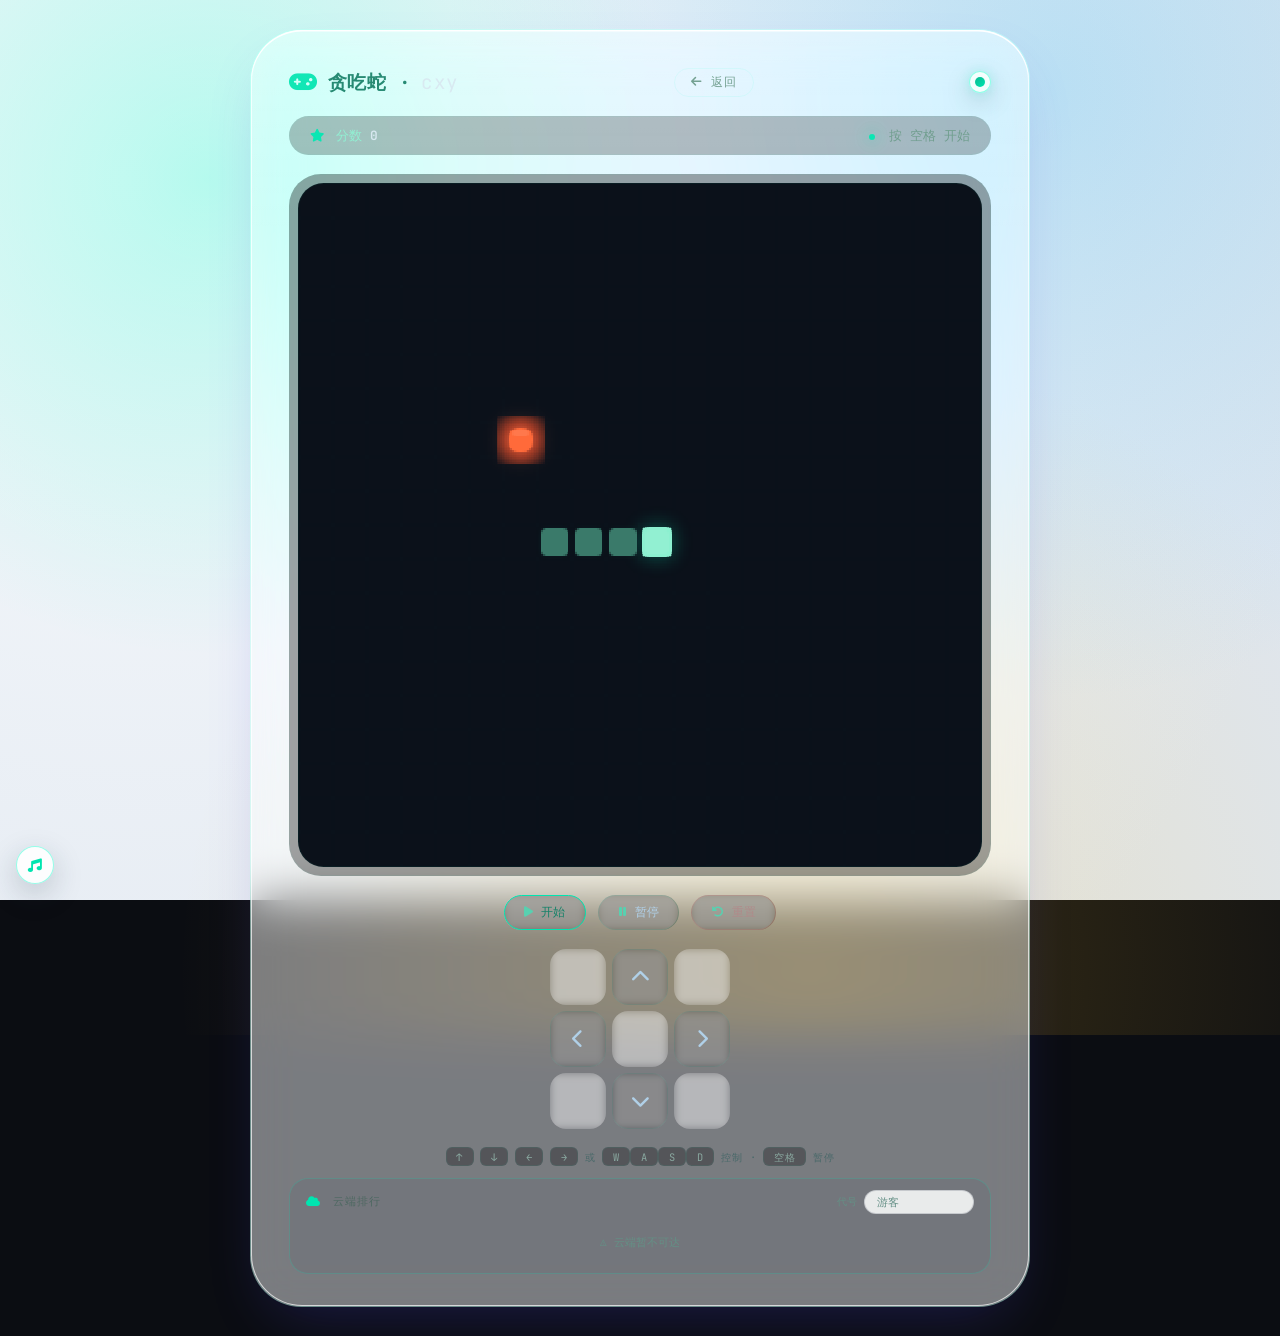
<file: snakegames.html>
<!DOCTYPE html>
<html lang="zh-CN">
<head>
    <meta charset="UTF-8" />
    <meta name="viewport" content="width=device-width, initial-scale=1.0" />
    <title>极客 · 贪吃蛇 · cxy</title>
    <!-- Font Awesome 图标库 -->
    <link rel="stylesheet" href="https://cdnjs.cloudflare.com/ajax/libs/font-awesome/6.0.0-beta3/css/all.min.css" />
    <!-- 谷歌字体 JetBrains Mono -->
    <link rel="preconnect" href="https://fonts.googleapis.com" />
    <link rel="preconnect" href="https://fonts.gstatic.com" crossorigin />
    <link href="https://fonts.googleapis.com/css2?family=JetBrains+Mono:wght@400;500;600;700&display=swap" rel="stylesheet" />
    <link rel="stylesheet" href="assets/theme.css" />
    <link rel="icon" type="image/svg+xml" href="favicon.svg" data-theme-icon />
    <script src="assets/theme.js"></script>
    <script src="assets/scores.js"></script>
    <style>
        /* ---------- 全局重置 · 极客暗色 ---------- */
        * {
            margin: 0;
            padding: 0;
            box-sizing: border-box;
        }

        body {
            font-family: 'JetBrains Mono', monospace, system-ui, -apple-system, sans-serif;
            background: #0b0d12;
            background-image: radial-gradient(circle at 10% 20%, #13171f 0%, #080a0e 90%);
            min-height: 100vh;
            display: flex;
            align-items: center;
            justify-content: center;
            padding: 1.8rem;
            color: #d6e0f0;
        }

        /* ---------- 主卡片 ---------- */
        .card {
            max-width: 780px;
            width: 100%;
            background: rgba(12, 16, 24, 0.78);
            backdrop-filter: blur(12px) saturate(180%);
            -webkit-backdrop-filter: blur(12px) saturate(180%);
            border-radius: 3.2rem;
            padding: 2.4rem 2.4rem 2.0rem;
            border: 1px solid rgba(var(--primary-rgb), 0.12);
            box-shadow: 0 30px 60px -20px rgba(0, 0, 0, 0.8), 0 0 0 1px rgba(var(--primary-rgb), 0.05) inset;
            transition: box-shadow 0.3s ease, border-color 0.2s;
            text-align: center;
        }

        .card:hover {
            border-color: rgba(var(--primary-rgb), 0.25);
            box-shadow: 0 40px 80px -24px #000000, 0 0 0 1px rgba(var(--primary-rgb), 0.08) inset;
        }

        /* ----- 标题 & 导航 ----- */
        .game-header {
            display: flex;
            align-items: center;
            justify-content: space-between;
            margin-bottom: 1.2rem;
            flex-wrap: wrap;
            gap: 0.6rem;
        }

        .game-title {
            font-size: 1.2rem;
            font-weight: 600;
            color: var(--text-accent);
            letter-spacing: 0.5px;
            display: flex;
            align-items: center;
            gap: 10px;
        }

        .game-title i {
            color: var(--primary);
            font-size: 1.4rem;
        }

        .back-link {
            color: #6a9a8a;
            text-decoration: none;
            font-size: 0.75rem;
            letter-spacing: 1px;
            border: 1px solid rgba(var(--primary-rgb), 0.08);
            padding: 0.3rem 1rem;
            border-radius: 60px;
            transition: all 0.2s;
        }

        .back-link:hover {
            border-color: var(--primary);
            color: var(--text-accent);
            background: rgba(var(--primary-rgb), 0.04);
        }

        /* ----- 游戏状态栏 ----- */
        .status-bar {
            display: flex;
            justify-content: space-between;
            align-items: center;
            background: rgba(0, 0, 0, 0.25);
            padding: 0.6rem 1.2rem;
            border-radius: 60px;
            margin-bottom: 1.2rem;
            border: 1px solid rgba(var(--primary-rgb), 0.04);
            font-size: 0.8rem;
            flex-wrap: wrap;
            gap: 0.4rem;
        }

        .score {
            color: #8cf0d0;
        }
        .score span {
            color: #d6e8f0;
            font-weight: 600;
        }

        .status-message {
            color: #6a9a8a;
        }
        .status-message .highlight {
            color: var(--primary);
        }

        /* ----- 游戏画布 ----- */
        .canvas-wrapper {
            background: rgba(0, 0, 0, 0.35);
            border-radius: 2rem;
            padding: 0.5rem;
            border: 1px solid rgba(var(--primary-rgb), 0.04);
            margin-bottom: 1.2rem;
            position: relative;
        }

        #gameCanvas {
            display: block;
            width: 100%;
            aspect-ratio: 1/1;
            background: #0b111a;
            border-radius: 1.6rem;
            image-rendering: pixelated;
            border: 1px solid rgba(var(--primary-rgb), 0.05);
        }

        /* ----- 控制区 (键盘 + 按钮) ----- */
        .controls {
            display: flex;
            flex-direction: column;
            gap: 0.8rem;
            margin-top: 0.2rem;
        }

        .control-row {
            display: flex;
            gap: 0.8rem;
            justify-content: center;
            flex-wrap: wrap;
        }

        .ctrl-btn {
            background: rgba(0, 0, 0, 0.25);
            border: 1px solid rgba(var(--primary-rgb), 0.08);
            color: #b0d0e8;
            padding: 0.5rem 1.2rem;
            border-radius: 60px;
            font-family: 'JetBrains Mono', monospace;
            font-size: 0.75rem;
            cursor: pointer;
            transition: all 0.2s ease;
            display: inline-flex;
            align-items: center;
            gap: 0.5rem;
            backdrop-filter: blur(4px);
        }

        .ctrl-btn:hover {
            border-color: var(--primary);
            color: #e0f5f0;
            background: rgba(var(--primary-rgb), 0.04);
            box-shadow: 0 0 30px rgba(var(--primary-rgb), 0.02);
        }

        .ctrl-btn i {
            color: #58d0b0;
        }

        .ctrl-btn.primary {
            border-color: var(--primary);
            color: var(--text-accent);
        }

        .ctrl-btn.primary:hover {
            background: var(--primary);
            color: #0b0f18;
        }
        .ctrl-btn.primary:hover i {
            color: #0b0f18;
        }

        .ctrl-btn.danger {
            border-color: rgba(255, 100, 100, 0.15);
            color: #b08a8a;
        }
        .ctrl-btn.danger:hover {
            border-color: #ff6a6a;
            color: #ffb0b0;
            background: rgba(255, 80, 80, 0.04);
        }

        /* 移动端方向键 (仿摇杆) */
        .dpad {
            display: grid;
            grid-template-columns: repeat(3, 56px);
            grid-template-rows: repeat(3, 56px);
            gap: 6px;
            justify-content: center;
            margin: 0.4rem auto 0.2rem;
        }

        .dpad-btn {
            background: rgba(0, 0, 0, 0.25);
            border: 1px solid rgba(var(--primary-rgb), 0.06);
            border-radius: 1rem;
            color: #b0d0e8;
            font-size: 1.2rem;
            display: flex;
            align-items: center;
            justify-content: center;
            cursor: pointer;
            transition: all 0.15s;
            backdrop-filter: blur(4px);
            user-select: none;
            -webkit-tap-highlight-color: transparent;
        }

        .dpad-btn:active {
            background: rgba(var(--primary-rgb), 0.06);
            border-color: var(--primary);
            transform: scale(0.92);
        }

        .dpad-btn.empty {
            background: transparent;
            border: none;
            cursor: default;
            pointer-events: none;
        }

        /* 键盘提示 */
        .key-hint {
            font-size: 0.65rem;
            color: #4a6a6a;
            letter-spacing: 0.8px;
            margin-top: 0.3rem;
        }

        .key-hint kbd {
            background: rgba(0, 0, 0, 0.3);
            padding: 0.1rem 0.6rem;
            border-radius: 6px;
            border: 1px solid rgba(var(--primary-rgb), 0.06);
            font-family: 'JetBrains Mono', monospace;
            color: #8aa8a0;
        }

        /* 装饰 */
        .scanline {
            position: fixed;
            top: 0;
            left: 0;
            width: 100%;
            height: 100%;
            pointer-events: none;
            z-index: 9999;
            background: repeating-linear-gradient(0deg, rgba(var(--primary-rgb), 0.01) 0px, rgba(0, 0, 0, 0.01) 2px, transparent 4px, transparent 6px);
            opacity: 0.15;
        }

        .glow-dot {
            display: inline-block;
            width: 6px;
            height: 6px;
            background: var(--primary);
            border-radius: 50%;
            margin-right: 6px;
            box-shadow: 0 0 16px var(--primary);
            animation: pulse-dot 1.8s infinite;
        }

        @keyframes pulse-dot {
            0%, 100% { opacity: 0.3; transform: scale(0.9); }
            50% { opacity: 1; transform: scale(1.2); }
        }

        /* ---------- 响应式 ---------- */
        @media (max-width: 600px) {
            .card {
                padding: 1.2rem 1rem;
                border-radius: 2rem;
            }
            .game-title {
                font-size: 1rem;
            }
            .status-bar {
                font-size: 0.7rem;
                padding: 0.4rem 0.8rem;
            }
            .dpad {
                grid-template-columns: repeat(3, 46px);
                grid-template-rows: repeat(3, 46px);
                gap: 5px;
            }
            .dpad-btn {
                font-size: 1rem;
                border-radius: 0.8rem;
            }
            .ctrl-btn {
                font-size: 0.7rem;
                padding: 0.3rem 0.9rem;
            }
        }

        @media (max-width: 400px) {
            .dpad {
                grid-template-columns: repeat(3, 38px);
                grid-template-rows: repeat(3, 38px);
                gap: 4px;
            }
            .dpad-btn {
                font-size: 0.8rem;
                border-radius: 0.6rem;
            }
        }
    </style>
</head>
<body>

    <div class="scanline" aria-hidden="true"></div>

    <main class="card">
        <!-- 头部 -->
        <div class="game-header">
            <div class="game-title">
                <i class="fas fa-gamepad"></i> 贪吃蛇 · <span style="color:#d6e8f0; font-weight:400;">cxy</span>
            </div>
            <a href="#" class="back-link" id="backLink"><i class="fas fa-arrow-left"></i> 返回</a>
            <div data-theme-switcher="compact"></div>
        </div>

        <!-- 状态栏 -->
        <div class="status-bar">
            <div class="score"><i class="fas fa-star" style="color:var(--primary); margin-right:4px;"></i> 分数 <span id="scoreDisplay">0</span></div>
            <div class="status-message" id="statusMessage">
                <span class="glow-dot"></span> 按 <kbd>空格</kbd> 开始 / 暂停
            </div>
        </div>

        <!-- 画布 -->
        <div class="canvas-wrapper">
            <canvas id="gameCanvas" width="400" height="400"></canvas>
        </div>

        <!-- 控制区 -->
        <div class="controls">
            <!-- 桌面按钮 -->
            <div class="control-row">
                <button class="ctrl-btn primary" id="startBtn"><i class="fas fa-play"></i> 开始</button>
                <button class="ctrl-btn" id="pauseBtn"><i class="fas fa-pause"></i> 暂停</button>
                <button class="ctrl-btn danger" id="resetBtn"><i class="fas fa-undo-alt"></i> 重置</button>
            </div>

            <!-- 方向键 (触屏/鼠标) -->
            <div class="dpad" id="dpad">
                <div class="dpad-btn empty"></div>
                <div class="dpad-btn" data-dir="up"><i class="fas fa-chevron-up"></i></div>
                <div class="dpad-btn empty"></div>

                <div class="dpad-btn" data-dir="left"><i class="fas fa-chevron-left"></i></div>
                <div class="dpad-btn empty"></div>
                <div class="dpad-btn" data-dir="right"><i class="fas fa-chevron-right"></i></div>

                <div class="dpad-btn empty"></div>
                <div class="dpad-btn" data-dir="down"><i class="fas fa-chevron-down"></i></div>
                <div class="dpad-btn empty"></div>
            </div>

            <div class="key-hint">
                <kbd>↑</kbd> <kbd>↓</kbd> <kbd>←</kbd> <kbd>→</kbd> 或 <kbd>W</kbd><kbd>A</kbd><kbd>S</kbd><kbd>D</kbd> 控制 · <kbd>空格</kbd> 暂停
            </div>
        </div>

        <div class="cloud-rank" data-cloud-rank="snake"></div>
    </main>

    <script>
        // 主题色：由 assets/theme.js 维护当前值，换肤后 canvas 也跟着变色
        function TC() {
            return (window.GeekTheme && GeekTheme.colors()) ||
                { primary: '#00e5b0', dark: '#00b894', light: '#55efc4', rgb: '0, 255, 200' };
        }

        (function() {
            // ---------- 游戏核心 ----------
            const canvas = document.getElementById('gameCanvas');
            const ctx = canvas.getContext('2d');

            // 网格配置 (20x20)
            const GRID_SIZE = 20;
            const TILE_COUNT = 20;
            const TILE_SIZE = canvas.width / TILE_COUNT;

            // 状态
            let snake = [];
            let food = { x: 8, y: 10 };
            let direction = 'right';
            let nextDirection = 'right';
            let score = 0;
            let gameOver = false;
            let win = false;
            let paused = true; // 默认暂停 (等待开始)
            let gameInterval = null;
            const MOVE_INTERVAL = 150; // 毫秒

            // DOM 元素
            const scoreSpan = document.getElementById('scoreDisplay');
            const statusMsg = document.getElementById('statusMessage');

            // ---------- 初始化 ----------
            function initGame() {
                snake = [
                    { x: 10, y: 10 },
                    { x: 9, y: 10 },
                    { x: 8, y: 10 },
                    { x: 7, y: 10 }
                ];
                direction = 'right';
                nextDirection = 'right';
                score = 0;
                gameOver = false;
                win = false;
                paused = true;
                clearInterval(gameInterval);
                gameInterval = null;
                generateFood();
                updateScore();
                setStatus('按 <kbd>空格</kbd> 开始', '#6a9a8a');
                draw();
            }

            // 生成食物 (避开蛇身)
            function generateFood() {
                const maxAttempts = 1000;
                for (let i = 0; i < maxAttempts; i++) {
                    const fx = Math.floor(Math.random() * TILE_COUNT);
                    const fy = Math.floor(Math.random() * TILE_COUNT);
                    if (!snake.some(seg => seg.x === fx && seg.y === fy)) {
                        food = { x: fx, y: fy };
                        return;
                    }
                }
                // 如果蛇几乎占满，检查是否胜利
                if (snake.length >= TILE_COUNT * TILE_COUNT) {
                    win = true;
                    gameOver = true;
                    paused = true;
                    clearInterval(gameInterval);
                    gameInterval = null;
                    setStatus('✨ 你赢了！ 完美通关', '#8cf0d0');
                }
            }

            // ---------- 游戏循环 ----------
            function move() {
                if (paused || gameOver) return;

                // 应用有效方向
                const opposite = {
                    'up': 'down',
                    'down': 'up',
                    'left': 'right',
                    'right': 'left'
                };
                if (nextDirection && opposite[nextDirection] !== direction) {
                    direction = nextDirection;
                }

                const head = { ...snake[0] };
                switch (direction) {
                    case 'right': head.x++; break;
                    case 'left': head.x--; break;
                    case 'up': head.y--; break;
                    case 'down': head.y++; break;
                    default: return;
                }

                // 检测是否吃到食物
                const isEating = (head.x === food.x && head.y === food.y);

                // 构建新蛇
                let newSnake = [head, ...snake];
                if (!isEating) {
                    newSnake.pop();
                }

                // 碰撞检测 (边界 & 自身)
                const headCollision =
                    head.x < 0 || head.x >= TILE_COUNT || head.y < 0 || head.y >= TILE_COUNT ||
                    newSnake.slice(1).some(seg => seg.x === head.x && seg.y === head.y);

                if (headCollision) {
                    gameOver = true;
                    paused = true;
                    clearInterval(gameInterval);
                    gameInterval = null;
                    setStatus('💀 游戏结束 · 按「开始」重试', '#ff7a7a');
                    if (window.GameScores) GameScores.submit('snake', score, '长度 ' + snake.length);
                    draw();
                    return;
                }

                snake = newSnake;

                if (isEating) {
                    score++;
                    updateScore();
                    generateFood();
                    // 胜利检测在 generateFood 中处理
                    if (win) {
                        gameOver = true;
                        paused = true;
                        clearInterval(gameInterval);
                        gameInterval = null;
                        setStatus('✨ 你赢了！ 完美通关', '#8cf0d0');
                        if (window.GameScores) GameScores.submit('snake', score, '通关');
                        draw();
                        return;
                    }
                }

                draw();
            }

            // ---------- 绘制 ----------
            function draw() {
                ctx.clearRect(0, 0, canvas.width, canvas.height);

                // 绘制网格 (极暗线)
                ctx.strokeStyle = `rgba(${TC().rgb}, 0.02)`;
                ctx.lineWidth = 0.5;
                for (let i = 0; i <= TILE_COUNT; i++) {
                    ctx.beginPath();
                    ctx.moveTo(i * TILE_SIZE, 0);
                    ctx.lineTo(i * TILE_SIZE, canvas.height);
                    ctx.stroke();
                    ctx.beginPath();
                    ctx.moveTo(0, i * TILE_SIZE);
                    ctx.lineTo(canvas.width, i * TILE_SIZE);
                    ctx.stroke();
                }

                // 绘制蛇
                snake.forEach((seg, index) => {
                    const isHead = index === 0;
                    const x = seg.x * TILE_SIZE;
                    const y = seg.y * TILE_SIZE;
                    const padding = isHead ? 1 : 2;
                    const radius = isHead ? 4 : 3;

                    ctx.shadowColor = isHead ? `rgba(${TC().rgb}, 0.3)` : `rgba(${TC().rgb}, 0.05)`;
                    ctx.shadowBlur = isHead ? 12 : 4;

                    ctx.fillStyle = isHead ? '#8cf0d0' : '#3a7a6a';
                    ctx.beginPath();
                    ctx.roundRect(x + padding, y + padding, TILE_SIZE - padding * 2, TILE_SIZE - padding * 2, radius);
                    ctx.fill();

                    // 头部高光
                    if (isHead) {
                        ctx.shadowBlur = 0;
                        ctx.fillStyle = 'rgba(255,255,255,0.06)';
                        ctx.beginPath();
                        ctx.roundRect(x + 3, y + 3, TILE_SIZE - 6, TILE_SIZE - 6, 3);
                        ctx.fill();
                    }
                });
                ctx.shadowBlur = 0;

                // 绘制食物 (发光)
                const fx = food.x * TILE_SIZE;
                const fy = food.y * TILE_SIZE;
                const glow = ctx.createRadialGradient(
                    fx + TILE_SIZE / 2, fy + TILE_SIZE / 2, 2,
                    fx + TILE_SIZE / 2, fy + TILE_SIZE / 2, TILE_SIZE
                );
                glow.addColorStop(0, 'rgba(255, 120, 80, 0.9)');
                glow.addColorStop(0.4, 'rgba(255, 80, 40, 0.6)');
                glow.addColorStop(1, 'rgba(255, 80, 40, 0)');
                ctx.fillStyle = glow;
                ctx.fillRect(fx - 4, fy - 4, TILE_SIZE + 8, TILE_SIZE + 8);

                ctx.shadowColor = 'rgba(255, 120, 80, 0.5)';
                ctx.shadowBlur = 16;
                ctx.fillStyle = '#ff6a3a';
                ctx.beginPath();
                ctx.roundRect(fx + 3, fy + 3, TILE_SIZE - 6, TILE_SIZE - 6, 6);
                ctx.fill();
                ctx.shadowBlur = 0;

                // 内高光
                ctx.fillStyle = 'rgba(255,200,180,0.15)';
                ctx.beginPath();
                ctx.roundRect(fx + 5, fy + 4, TILE_SIZE - 10, 4, 2);
                ctx.fill();

                // 如果游戏结束且未胜利，覆盖一层暗色
                if (gameOver && !win) {
                    ctx.fillStyle = 'rgba(0,0,0,0.25)';
                    ctx.fillRect(0, 0, canvas.width, canvas.height);
                    ctx.font = '24px JetBrains Mono, monospace';
                    ctx.fillStyle = '#ff7a7a';
                    ctx.shadowColor = 'rgba(255,100,100,0.2)';
                    ctx.shadowBlur = 20;
                    ctx.textAlign = 'center';
                    ctx.textBaseline = 'middle';
                    ctx.fillText('GAME OVER', canvas.width / 2, canvas.height / 2);
                    ctx.shadowBlur = 0;
                } else if (win) {
                    ctx.fillStyle = 'rgba(0,0,0,0.15)';
                    ctx.fillRect(0, 0, canvas.width, canvas.height);
                    ctx.font = '24px JetBrains Mono, monospace';
                    ctx.fillStyle = '#8cf0d0';
                    ctx.shadowColor = `rgba(${TC().rgb}, 0.2)`;
                    ctx.shadowBlur = 20;
                    ctx.textAlign = 'center';
                    ctx.textBaseline = 'middle';
                    ctx.fillText('✨ VICTORY ✨', canvas.width / 2, canvas.height / 2);
                    ctx.shadowBlur = 0;
                }
            }

            // roundRect 辅助
            CanvasRenderingContext2D.prototype.roundRect = function(x, y, w, h, r) {
                if (r > w / 2) r = w / 2;
                if (r > h / 2) r = h / 2;
                this.moveTo(x + r, y);
                this.lineTo(x + w - r, y);
                this.quadraticCurveTo(x + w, y, x + w, y + r);
                this.lineTo(x + w, y + h - r);
                this.quadraticCurveTo(x + w, y + h, x + w - r, y + h);
                this.lineTo(x + r, y + h);
                this.quadraticCurveTo(x, y + h, x, y + h - r);
                this.lineTo(x, y + r);
                this.quadraticCurveTo(x, y, x + r, y);
                this.closePath();
                return this;
            };

            // ---------- 辅助函数 ----------
            function updateScore() {
                scoreSpan.textContent = score;
            }

            function setStatus(text, color = '#6a9a8a') {
                statusMsg.innerHTML = `<span class="glow-dot"></span> ${text}`;
                statusMsg.style.color = color;
            }

            // ---------- 控制函数 ----------
            function startGame() {
                if (gameOver || win) {
                    initGame();
                    // 重新初始化后，再开始
                    setTimeout(() => {
                        paused = false;
                        if (gameInterval) clearInterval(gameInterval);
                        gameInterval = setInterval(move, MOVE_INTERVAL);
                        setStatus('▶ 游戏中...', '#8cf0d0');
                        draw();
                    }, 50);
                    return;
                }
                if (paused) {
                    paused = false;
                    if (gameInterval) clearInterval(gameInterval);
                    gameInterval = setInterval(move, MOVE_INTERVAL);
                    setStatus('▶ 游戏中...', '#8cf0d0');
                    draw();
                }
            }

            function pauseGame() {
                if (gameOver || win) return;
                if (!paused) {
                    paused = true;
                    if (gameInterval) {
                        clearInterval(gameInterval);
                        gameInterval = null;
                    }
                    setStatus('⏸ 已暂停 · 按 <kbd>空格</kbd> 继续', '#6a9a8a');
                } else {
                    startGame();
                }
            }

            function resetGame() {
                clearInterval(gameInterval);
                gameInterval = null;
                initGame();
                // 重置后保持暂停
                paused = true;
                setStatus('已重置 · 按 <kbd>空格</kbd> 开始', '#6a9a8a');
                draw();
            }

            function changeDirection(newDir) {
                if (paused || gameOver) return;
                const opposite = {
                    'up': 'down',
                    'down': 'up',
                    'left': 'right',
                    'right': 'left'
                };
                if (newDir !== opposite[direction]) {
                    nextDirection = newDir;
                }
            }

            // ---------- 事件绑定 ----------
            // 键盘
            document.addEventListener('keydown', (e) => {
                const key = e.key;
                // 防止页面滚动 / 默认行为
                if (['ArrowUp', 'ArrowDown', 'ArrowLeft', 'ArrowRight', ' '].includes(key)) {
                    e.preventDefault();
                }

                if (key === ' ') {
                    if (gameOver || win) {
                        startGame();
                    } else {
                        pauseGame();
                    }
                    return;
                }

                const dirMap = {
                    'ArrowUp': 'up',
                    'w': 'up',
                    'W': 'up',
                    'ArrowDown': 'down',
                    's': 'down',
                    'S': 'down',
                    'ArrowLeft': 'left',
                    'a': 'left',
                    'A': 'left',
                    'ArrowRight': 'right',
                    'd': 'right',
                    'D': 'right'
                };
                if (dirMap[key]) {
                    changeDirection(dirMap[key]);
                }
            });

            // 按钮
            document.getElementById('startBtn').addEventListener('click', startGame);
            document.getElementById('pauseBtn').addEventListener('click', pauseGame);
            document.getElementById('resetBtn').addEventListener('click', resetGame);

            // 方向键 (触屏/鼠标)
            document.querySelectorAll('.dpad-btn[data-dir]').forEach(btn => {
                btn.addEventListener('click', () => {
                    const dir = btn.getAttribute('data-dir');
                    changeDirection(dir);
                });
                // 移动端 touch 防止页面滚动
                btn.addEventListener('touchstart', (e) => {
                    e.preventDefault();
                    const dir = btn.getAttribute('data-dir');
                    changeDirection(dir);
                });
            });

            // 返回按钮 (保留)
            document.getElementById('backLink').addEventListener('click', (e) => {
                e.preventDefault();
                if (confirm('退出游戏？进度将丢失。')) {
                    clearInterval(gameInterval);
                    gameInterval = null;
                    window.history.back();
                }
            });

            // ---------- 启动 ----------
            initGame();
        })();
    </script>

</body>
</html>
</file>
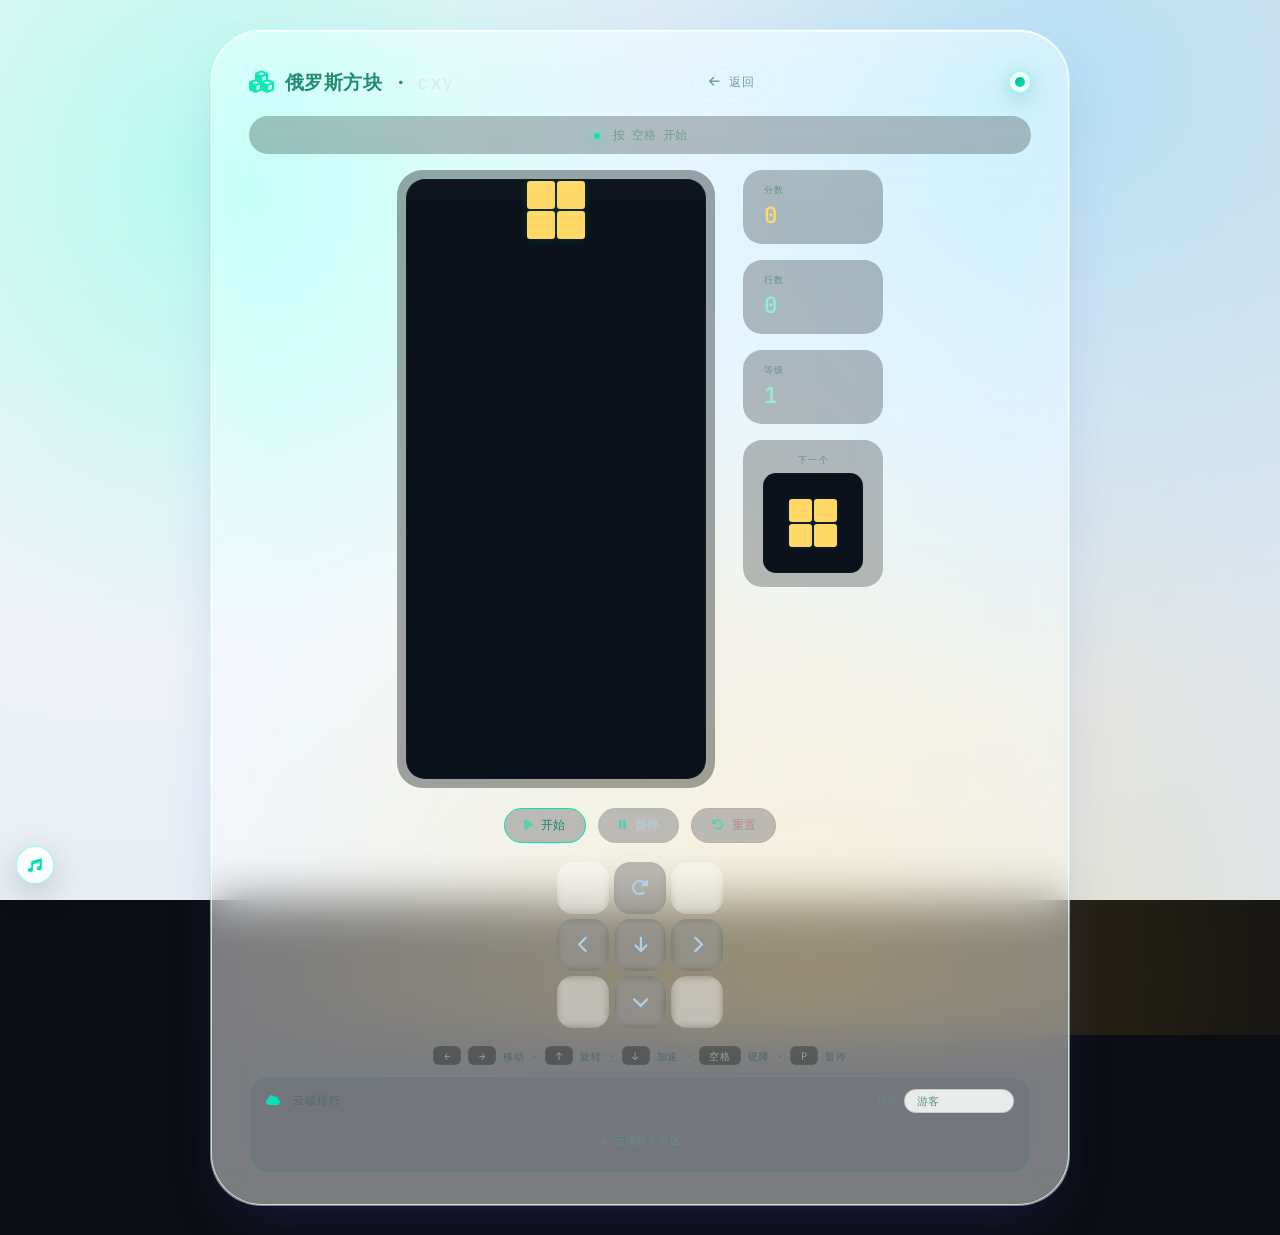
<file: tetris.html>
<!DOCTYPE html>
<html lang="zh-CN">

<head>
    <meta charset="UTF-8" />
    <meta name="viewport" content="width=device-width, initial-scale=1.0" />
    <title>极客 · 俄罗斯方块 · cxy</title>
    <!-- Font Awesome 图标库 -->
    <link rel="stylesheet" href="https://cdnjs.cloudflare.com/ajax/libs/font-awesome/6.0.0-beta3/css/all.min.css" />
    <!-- 谷歌字体 JetBrains Mono -->
    <link rel="preconnect" href="https://fonts.googleapis.com" />
    <link rel="preconnect" href="https://fonts.gstatic.com" crossorigin />
    <link href="https://fonts.googleapis.com/css2?family=JetBrains+Mono:wght@400;500;600;700&display=swap"
        rel="stylesheet" />
    <link rel="stylesheet" href="assets/theme.css" />
    <link rel="icon" type="image/svg+xml" href="favicon.svg" data-theme-icon />
    <script src="assets/theme.js"></script>
    <script src="assets/scores.js"></script>
    <style>
        /* ---------- 全局重置 · 极客暗色 ---------- */
        * {
            margin: 0;
            padding: 0;
            box-sizing: border-box;
        }

        body {
            font-family: 'JetBrains Mono', monospace, system-ui, -apple-system, sans-serif;
            background: #0b0d12;
            background-image: radial-gradient(circle at 10% 20%, #13171f 0%, #080a0e 90%);
            min-height: 100vh;
            display: flex;
            align-items: center;
            justify-content: center;
            padding: 1.8rem;
            color: #d6e0f0;
        }

        /* ---------- 主卡片 ---------- */
        .card {
            max-width: 860px;
            width: 100%;
            background: rgba(12, 16, 24, 0.78);
            backdrop-filter: blur(12px) saturate(180%);
            -webkit-backdrop-filter: blur(12px) saturate(180%);
            border-radius: 3.2rem;
            padding: 2.4rem 2.4rem 2.0rem;
            border: 1px solid rgba(var(--primary-rgb), 0.12);
            box-shadow: 0 30px 60px -20px rgba(0, 0, 0, 0.8), 0 0 0 1px rgba(var(--primary-rgb), 0.05) inset;
            transition: box-shadow 0.3s ease, border-color 0.2s;
            text-align: center;
        }

        .card:hover {
            border-color: rgba(var(--primary-rgb), 0.25);
            box-shadow: 0 40px 80px -24px #000000, 0 0 0 1px rgba(var(--primary-rgb), 0.08) inset;
        }

        /* ----- 标题 & 导航 ----- */
        .game-header {
            display: flex;
            align-items: center;
            justify-content: space-between;
            margin-bottom: 1.2rem;
            flex-wrap: wrap;
            gap: 0.6rem;
        }

        .game-title {
            font-size: 1.2rem;
            font-weight: 600;
            color: var(--text-accent);
            letter-spacing: 0.5px;
            display: flex;
            align-items: center;
            gap: 10px;
        }

        .game-title i {
            color: var(--primary);
            font-size: 1.4rem;
        }

        .back-link {
            color: #6a9a8a;
            text-decoration: none;
            font-size: 0.75rem;
            letter-spacing: 1px;
            border: 1px solid rgba(var(--primary-rgb), 0.08);
            padding: 0.3rem 1rem;
            border-radius: 60px;
            transition: all 0.2s;
        }

        .back-link:hover {
            border-color: var(--primary);
            color: var(--text-accent);
            background: rgba(var(--primary-rgb), 0.04);
        }

        /* ----- 游戏区域 ----- */
        .game-wrapper {
            display: flex;
            gap: 1.8rem;
            justify-content: center;
            flex-wrap: wrap;
            margin-bottom: 1.2rem;
        }

        .board-container {
            background: rgba(0, 0, 0, 0.35);
            border-radius: 1.6rem;
            padding: 0.5rem;
            border: 1px solid rgba(var(--primary-rgb), 0.04);
        }

        #gameCanvas {
            display: block;
            background: #0b111a;
            border-radius: 1.2rem;
            image-rendering: pixelated;
            border: 1px solid rgba(var(--primary-rgb), 0.05);
            width: 300px;
            height: 600px;
        }

        /* 右侧信息面板 */
        .info-panel {
            display: flex;
            flex-direction: column;
            gap: 1rem;
            min-width: 140px;
            justify-content: flex-start;
        }

        .info-box {
            background: rgba(0, 0, 0, 0.25);
            border-radius: 1.2rem;
            padding: 0.8rem 1.2rem;
            border: 1px solid rgba(var(--primary-rgb), 0.04);
            text-align: left;
        }

        .info-box .label {
            font-size: 0.55rem;
            text-transform: uppercase;
            letter-spacing: 1.5px;
            color: var(--text-muted);
            margin-bottom: 0.2rem;
        }

        .info-box .value {
            font-size: 1.4rem;
            font-weight: 600;
            color: #8cf0d0;
        }

        .info-box .value.score-value {
            color: #ffd866;
        }

        /* 预览方块 */
        .preview-container {
            background: rgba(0, 0, 0, 0.25);
            border-radius: 1.2rem;
            padding: 0.8rem;
            border: 1px solid rgba(var(--primary-rgb), 0.04);
            display: flex;
            flex-direction: column;
            align-items: center;
        }

        .preview-container .label {
            font-size: 0.55rem;
            text-transform: uppercase;
            letter-spacing: 1.5px;
            color: var(--text-muted);
            margin-bottom: 0.4rem;
        }

        #previewCanvas {
            display: block;
            background: #0b111a;
            border-radius: 0.8rem;
            image-rendering: pixelated;
            width: 100px;
            height: 100px;
            border: 1px solid rgba(var(--primary-rgb), 0.04);
        }

        /* ----- 控制区 ----- */
        .controls {
            display: flex;
            flex-direction: column;
            gap: 0.8rem;
            margin-top: 0.2rem;
        }

        .control-row {
            display: flex;
            gap: 0.8rem;
            justify-content: center;
            flex-wrap: wrap;
        }

        .ctrl-btn {
            background: rgba(0, 0, 0, 0.25);
            border: 1px solid rgba(var(--primary-rgb), 0.08);
            color: #b0d0e8;
            padding: 0.5rem 1.2rem;
            border-radius: 60px;
            font-family: 'JetBrains Mono', monospace;
            font-size: 0.75rem;
            cursor: pointer;
            transition: all 0.2s ease;
            display: inline-flex;
            align-items: center;
            gap: 0.5rem;
            backdrop-filter: blur(4px);
        }

        .ctrl-btn:hover {
            border-color: var(--primary);
            color: #e0f5f0;
            background: rgba(var(--primary-rgb), 0.04);
            box-shadow: 0 0 30px rgba(var(--primary-rgb), 0.02);
        }

        .ctrl-btn i {
            color: #58d0b0;
        }

        .ctrl-btn.primary {
            border-color: var(--primary);
            color: var(--text-accent);
        }

        .ctrl-btn.primary:hover {
            background: var(--primary);
            color: #0b0f18;
        }

        .ctrl-btn.primary:hover i {
            color: #0b0f18;
        }

        .ctrl-btn.danger {
            border-color: rgba(255, 100, 100, 0.15);
            color: #b08a8a;
        }

        .ctrl-btn.danger:hover {
            border-color: #ff6a6a;
            color: #ffb0b0;
            background: rgba(255, 80, 80, 0.04);
        }

        /* 移动端方向键 */
        .dpad {
            display: grid;
            grid-template-columns: repeat(3, 52px);
            grid-template-rows: repeat(3, 52px);
            gap: 5px;
            justify-content: center;
            margin: 0.4rem auto 0.2rem;
        }

        .dpad-btn {
            background: rgba(0, 0, 0, 0.25);
            border: 1px solid rgba(var(--primary-rgb), 0.06);
            border-radius: 1rem;
            color: #b0d0e8;
            font-size: 1.1rem;
            display: flex;
            align-items: center;
            justify-content: center;
            cursor: pointer;
            transition: all 0.15s;
            backdrop-filter: blur(4px);
            user-select: none;
            -webkit-tap-highlight-color: transparent;
        }

        .dpad-btn:active {
            background: rgba(var(--primary-rgb), 0.06);
            border-color: var(--primary);
            transform: scale(0.92);
        }

        .dpad-btn.empty {
            background: transparent;
            border: none;
            cursor: default;
            pointer-events: none;
        }

        .key-hint {
            font-size: 0.65rem;
            color: #4a6a6a;
            letter-spacing: 0.8px;
            margin-top: 0.3rem;
        }

        .key-hint kbd {
            background: rgba(0, 0, 0, 0.3);
            padding: 0.1rem 0.6rem;
            border-radius: 6px;
            border: 1px solid rgba(var(--primary-rgb), 0.06);
            font-family: 'JetBrains Mono', monospace;
            color: #8aa8a0;
        }

        /* 状态消息 */
        .status-bar {
            display: flex;
            justify-content: center;
            align-items: center;
            background: rgba(0, 0, 0, 0.25);
            padding: 0.4rem 1.2rem;
            border-radius: 60px;
            margin-bottom: 1rem;
            border: 1px solid rgba(var(--primary-rgb), 0.04);
            font-size: 0.75rem;
            min-height: 2.4rem;
        }

        .status-message {
            color: #6a9a8a;
        }

        .status-message .highlight {
            color: var(--primary);
        }

        /* 装饰 */
        .scanline {
            position: fixed;
            top: 0;
            left: 0;
            width: 100%;
            height: 100%;
            pointer-events: none;
            z-index: 9999;
            background: repeating-linear-gradient(0deg, rgba(var(--primary-rgb), 0.01) 0px, rgba(0, 0, 0, 0.01) 2px, transparent 4px, transparent 6px);
            opacity: 0.15;
        }

        .glow-dot {
            display: inline-block;
            width: 6px;
            height: 6px;
            background: var(--primary);
            border-radius: 50%;
            margin-right: 6px;
            box-shadow: 0 0 16px var(--primary);
            animation: pulse-dot 1.8s infinite;
        }

        @keyframes pulse-dot {

            0%,
            100% {
                opacity: 0.3;
                transform: scale(0.9);
            }

            50% {
                opacity: 1;
                transform: scale(1.2);
            }
        }

        /* ---------- 响应式 ---------- */
        @media (max-width: 700px) {
            .card {
                padding: 1.2rem 1rem;
                border-radius: 2rem;
            }

            .game-title {
                font-size: 1rem;
            }

            .game-wrapper {
                flex-direction: column;
                align-items: center;
            }

            #gameCanvas {
                width: 240px;
                height: 480px;
            }

            .info-panel {
                flex-direction: row;
                flex-wrap: wrap;
                justify-content: center;
                min-width: unset;
            }

            .info-box {
                min-width: 80px;
                padding: 0.4rem 0.8rem;
            }

            .info-box .value {
                font-size: 1.1rem;
            }

            #previewCanvas {
                width: 80px;
                height: 80px;
            }

            .dpad {
                grid-template-columns: repeat(3, 44px);
                grid-template-rows: repeat(3, 44px);
                gap: 4px;
            }

            .dpad-btn {
                font-size: 0.9rem;
                border-radius: 0.8rem;
            }

            .ctrl-btn {
                font-size: 0.7rem;
                padding: 0.3rem 0.9rem;
            }
        }

        @media (max-width: 400px) {
            #gameCanvas {
                width: 200px;
                height: 400px;
            }

            .dpad {
                grid-template-columns: repeat(3, 38px);
                grid-template-rows: repeat(3, 38px);
                gap: 3px;
            }

            .dpad-btn {
                font-size: 0.8rem;
                border-radius: 0.6rem;
            }
        }
    </style>
</head>

<body>

    <div class="scanline" aria-hidden="true"></div>

    <main class="card">
        <!-- 头部 -->
        <div class="game-header">
            <div class="game-title">
                <i class="fas fa-cubes"></i> 俄罗斯方块 · <span style="color:#d6e8f0; font-weight:400;">cxy</span>
            </div>
            <a href="games.html" class="back-link" id="backLink"><i class="fas fa-arrow-left"></i> 返回</a>
            <div data-theme-switcher="compact"></div>
        </div>

        <!-- 状态 -->
        <div class="status-bar">
            <div class="status-message" id="statusMessage">
                <span class="glow-dot"></span> 按 <kbd>空格</kbd> 开始 / 暂停
            </div>
        </div>

        <!-- 游戏区域 -->
        <div class="game-wrapper">
            <div class="board-container">
                <canvas id="gameCanvas" width="300" height="600"></canvas>
            </div>
            <div class="info-panel">
                <div class="info-box">
                    <div class="label">分数</div>
                    <div class="value score-value" id="scoreDisplay">0</div>
                </div>
                <div class="info-box">
                    <div class="label">行数</div>
                    <div class="value" id="linesDisplay">0</div>
                </div>
                <div class="info-box">
                    <div class="label">等级</div>
                    <div class="value" id="levelDisplay">1</div>
                </div>
                <div class="preview-container">
                    <div class="label">下一个</div>
                    <canvas id="previewCanvas" width="100" height="100"></canvas>
                </div>
            </div>
        </div>

        <!-- 控制区 -->
        <div class="controls">
            <div class="control-row">
                <button class="ctrl-btn primary" id="startBtn"><i class="fas fa-play"></i> 开始</button>
                <button class="ctrl-btn" id="pauseBtn"><i class="fas fa-pause"></i> 暂停</button>
                <button class="ctrl-btn danger" id="resetBtn"><i class="fas fa-undo-alt"></i> 重置</button>
            </div>

            <div class="dpad" id="dpad">
                <div class="dpad-btn empty"></div>
                <div class="dpad-btn" data-dir="rotate"><i class="fas fa-rotate-right"></i></div>
                <div class="dpad-btn empty"></div>

                <div class="dpad-btn" data-dir="left"><i class="fas fa-chevron-left"></i></div>
                <div class="dpad-btn" data-dir="drop"><i class="fas fa-arrow-down"></i></div>
                <div class="dpad-btn" data-dir="right"><i class="fas fa-chevron-right"></i></div>

                <div class="dpad-btn empty"></div>
                <div class="dpad-btn" data-dir="down"><i class="fas fa-chevron-down"></i></div>
                <div class="dpad-btn empty"></div>
            </div>

            <div class="key-hint">
                <kbd>←</kbd> <kbd>→</kbd> 移动 · <kbd>↑</kbd> 旋转 · <kbd>↓</kbd> 加速 · <kbd>空格</kbd> 硬降 · <kbd>P</kbd> 暂停
            </div>
        </div>

        <div class="cloud-rank" data-cloud-rank="tetris"></div>
    </main>

    <script>
        // 主题色：由 assets/theme.js 维护当前值，换肤后 canvas 也跟着变色
        function TC() {
            return (window.GeekTheme && GeekTheme.colors()) ||
                { primary: '#00e5b0', dark: '#00b894', light: '#55efc4', rgb: '0, 255, 200' };
        }

        (function () {
            // ============================================================
            // 俄罗斯方块核心逻辑
            // ============================================================

            const canvas = document.getElementById('gameCanvas');
            const ctx = canvas.getContext('2d');
            const previewCanvas = document.getElementById('previewCanvas');
            const previewCtx = previewCanvas.getContext('2d');

            const COLS = 10;
            const ROWS = 20;
            const BLOCK_SIZE = canvas.width / COLS;

            // ----- 方块定义 -----
            const SHAPES = {
                I: { blocks: [[1, 1, 1, 1]], color: TC().primary },
                O: { blocks: [[1, 1], [1, 1]], color: '#ffd866' },
                T: { blocks: [[0, 1, 0], [1, 1, 1]], color: '#b084e8' },
                S: { blocks: [[0, 1, 1], [1, 1, 0]], color: '#58d0b0' },
                Z: { blocks: [[1, 1, 0], [0, 1, 1]], color: '#ff6a6a' },
                J: { blocks: [[1, 0, 0], [1, 1, 1]], color: '#4a8ad6' },
                L: { blocks: [[0, 0, 1], [1, 1, 1]], color: '#f0a050' }
            };
            const SHAPE_NAMES = ['I', 'O', 'T', 'S', 'Z', 'J', 'L'];

            // ----- 游戏状态 -----
            let board = [];
            let currentPiece = null;
            let nextPiece = null;
            let score = 0;
            let lines = 0;
            let level = 1;
            let gameOver = false;
            let paused = true;
            let gameInterval = null;
            let dropInterval = 500; // 毫秒

            // DOM 元素
            const scoreSpan = document.getElementById('scoreDisplay');
            const linesSpan = document.getElementById('linesDisplay');
            const levelSpan = document.getElementById('levelDisplay');
            const statusMsg = document.getElementById('statusMessage');

            // ----- 初始化 -----
            function initBoard() {
                board = [];
                for (let r = 0; r < ROWS; r++) {
                    board.push(new Array(COLS).fill(0));
                }
            }

            function randomPiece() {
                const name = SHAPE_NAMES[Math.floor(Math.random() * SHAPE_NAMES.length)];
                const shape = SHAPES[name];
                return {
                    name: name,
                    blocks: shape.blocks.map(row => [...row]),
                    color: shape.color,
                    x: Math.floor((COLS - shape.blocks[0].length) / 2),
                    y: 0,
                };
            }

            function spawnPiece() {
                if (nextPiece === null) {
                    nextPiece = randomPiece();
                }
                currentPiece = {
                    name: nextPiece.name,
                    blocks: nextPiece.blocks.map(row => [...row]),
                    color: nextPiece.color,
                    x: Math.floor((COLS - nextPiece.blocks[0].length) / 2),
                    y: 0,
                };
                nextPiece = randomPiece();

                // 检查是否碰撞 (game over)
                if (collision(currentPiece.blocks, currentPiece.x, currentPiece.y)) {
                    gameOver = true;
                    paused = true;
                    if (gameInterval) {
                        clearInterval(gameInterval);
                        gameInterval = null;
                    }
                    setStatus('💀 游戏结束 · 按「开始」重试', '#ff7a7a');
                    if (window.GameScores) GameScores.submit('tetris', score, 'Lv' + level);
                }
                drawPreview();
                draw();
            }

            // ----- 碰撞检测 -----
            function collision(blocks, offsetX, offsetY) {
                for (let r = 0; r < blocks.length; r++) {
                    for (let c = 0; c < blocks[r].length; c++) {
                        if (blocks[r][c]) {
                            const boardX = offsetX + c;
                            const boardY = offsetY + r;
                            if (boardX < 0 || boardX >= COLS || boardY >= ROWS || boardY < 0) {
                                return true;
                            }
                            if (boardY >= 0 && board[boardY][boardX] !== 0) {
                                return true;
                            }
                        }
                    }
                }
                return false;
            }

            // ----- 固定当前方块到面板 -----
            function lockPiece() {
                if (!currentPiece) return;
                const { blocks, x, y, color } = currentPiece;
                for (let r = 0; r < blocks.length; r++) {
                    for (let c = 0; c < blocks[r].length; c++) {
                        if (blocks[r][c]) {
                            const boardX = x + c;
                            const boardY = y + r;
                            if (boardY >= 0 && boardY < ROWS && boardX >= 0 && boardX < COLS) {
                                board[boardY][boardX] = color;
                            }
                        }
                    }
                }

                // 消除满行
                clearLines();

                // 生成下一个方块
                spawnPiece();
                draw();
            }

            // ----- 消除行 -----
            function clearLines() {
                let cleared = 0;
                for (let r = ROWS - 1; r >= 0;) {
                    if (board[r].every(cell => cell !== 0)) {
                        board.splice(r, 1);
                        board.unshift(new Array(COLS).fill(0));
                        cleared++;
                        // 继续检查同一行
                    } else {
                        r--;
                    }
                }

                if (cleared > 0) {
                    lines += cleared;
                    // 计分规则：1行100，2行300，3行500，4行800
                    const points = [0, 100, 300, 500, 800];
                    score += points[cleared] * level;
                    level = Math.floor(lines / 10) + 1;
                    dropInterval = Math.max(80, 500 - (level - 1) * 40);
                    updateInfo();
                    // 重置计时器
                    if (!paused && !gameOver) {
                        if (gameInterval) {
                            clearInterval(gameInterval);
                            gameInterval = null;
                        }
                        gameInterval = setInterval(drop, dropInterval);
                    }
                }
            }

            // ----- 移动 -----
            function movePiece(dx, dy) {
                if (!currentPiece || paused || gameOver) return false;
                const newX = currentPiece.x + dx;
                const newY = currentPiece.y + dy;
                if (!collision(currentPiece.blocks, newX, newY)) {
                    currentPiece.x = newX;
                    currentPiece.y = newY;
                    draw();
                    return true;
                }
                // 如果是向下移动失败 (dy === 1)，锁定方块
                if (dy === 1) {
                    lockPiece();
                    draw();
                    return false;
                }
                return false;
            }

            // ----- 旋转 -----
            function rotatePiece() {
                if (!currentPiece || paused || gameOver) return;
                const blocks = currentPiece.blocks;
                const rotated = [];
                for (let c = 0; c < blocks[0].length; c++) {
                    rotated.push([]);
                    for (let r = blocks.length - 1; r >= 0; r--) {
                        rotated[c].push(blocks[r][c]);
                    }
                }
                // 踢墙检查
                const kicks = [0, -1, 1, -2, 2];
                for (const kick of kicks) {
                    if (!collision(rotated, currentPiece.x + kick, currentPiece.y)) {
                        currentPiece.blocks = rotated;
                        currentPiece.x += kick;
                        draw();
                        return;
                    }
                }
            }

            // ----- 硬降 -----
            function hardDrop() {
                if (!currentPiece || paused || gameOver) return;
                while (!collision(currentPiece.blocks, currentPiece.x, currentPiece.y + 1)) {
                    currentPiece.y++;
                }
                lockPiece();
                draw();
            }

            // ----- 下落 (由定时器触发) -----
            function drop() {
                if (paused || gameOver || !currentPiece) return;
                if (!collision(currentPiece.blocks, currentPiece.x, currentPiece.y + 1)) {
                    currentPiece.y++;
                    draw();
                } else {
                    lockPiece();
                    draw();
                }
            }

            // ----- 绘制 -----
            function draw() {
                ctx.clearRect(0, 0, canvas.width, canvas.height);

                // 绘制网格
                ctx.strokeStyle = `rgba(${TC().rgb}, 0.02)`;
                ctx.lineWidth = 0.5;
                for (let i = 0; i <= COLS; i++) {
                    ctx.beginPath();
                    ctx.moveTo(i * BLOCK_SIZE, 0);
                    ctx.lineTo(i * BLOCK_SIZE, canvas.height);
                    ctx.stroke();
                }
                for (let i = 0; i <= ROWS; i++) {
                    ctx.beginPath();
                    ctx.moveTo(0, i * BLOCK_SIZE);
                    ctx.lineTo(canvas.width, i * BLOCK_SIZE);
                    ctx.stroke();
                }

                // 绘制已固定的方块
                for (let r = 0; r < ROWS; r++) {
                    for (let c = 0; c < COLS; c++) {
                        if (board[r][c] !== 0) {
                            const x = c * BLOCK_SIZE;
                            const y = r * BLOCK_SIZE;
                            ctx.shadowColor = `rgba(${TC().rgb}, 0.05)`;
                            ctx.shadowBlur = 6;
                            ctx.fillStyle = board[r][c];
                            ctx.beginPath();
                            ctx.roundRect(x + 1, y + 1, BLOCK_SIZE - 2, BLOCK_SIZE - 2, 3);
                            ctx.fill();
                            // 高光
                            ctx.shadowBlur = 0;
                            ctx.fillStyle = 'rgba(255,255,255,0.04)';
                            ctx.beginPath();
                            ctx.roundRect(x + 3, y + 2, BLOCK_SIZE - 10, 3, 2);
                            ctx.fill();
                        }
                    }
                }
                ctx.shadowBlur = 0;

                // 绘制当前方块
                if (currentPiece && !gameOver) {
                    const { blocks, x, y, color } = currentPiece;
                    for (let r = 0; r < blocks.length; r++) {
                        for (let c = 0; c < blocks[r].length; c++) {
                            if (blocks[r][c]) {
                                const boardX = (x + c) * BLOCK_SIZE;
                                const boardY = (y + r) * BLOCK_SIZE;
                                ctx.shadowColor = `rgba(${TC().rgb}, 0.15)`;
                                ctx.shadowBlur = 10;
                                ctx.fillStyle = color;
                                ctx.beginPath();
                                ctx.roundRect(boardX + 1, boardY + 1, BLOCK_SIZE - 2, BLOCK_SIZE - 2, 3);
                                ctx.fill();
                                ctx.shadowBlur = 0;
                                ctx.fillStyle = 'rgba(255,255,255,0.06)';
                                ctx.beginPath();
                                ctx.roundRect(boardX + 3, boardY + 2, BLOCK_SIZE - 10, 3, 2);
                                ctx.fill();
                            }
                        }
                    }
                    ctx.shadowBlur = 0;
                }

                // Game Over 覆盖层
                if (gameOver) {
                    ctx.fillStyle = 'rgba(0,0,0,0.35)';
                    ctx.fillRect(0, 0, canvas.width, canvas.height);
                    ctx.font = '24px JetBrains Mono, monospace';
                    ctx.fillStyle = '#ff7a7a';
                    ctx.shadowColor = 'rgba(255,100,100,0.2)';
                    ctx.shadowBlur = 20;
                    ctx.textAlign = 'center';
                    ctx.textBaseline = 'middle';
                    ctx.fillText('GAME OVER', canvas.width / 2, canvas.height / 2);
                    ctx.shadowBlur = 0;
                }
            }

            // 预览绘制
            function drawPreview() {
                previewCtx.clearRect(0, 0, previewCanvas.width, previewCanvas.height);
                if (!nextPiece) return;
                const blocks = nextPiece.blocks;
                const color = nextPiece.color;
                const size = previewCanvas.width / 4;
                const offsetX = (previewCanvas.width - blocks[0].length * size) / 2;
                const offsetY = (previewCanvas.height - blocks.length * size) / 2;
                for (let r = 0; r < blocks.length; r++) {
                    for (let c = 0; c < blocks[r].length; c++) {
                        if (blocks[r][c]) {
                            const x = offsetX + c * size;
                            const y = offsetY + r * size;
                            previewCtx.fillStyle = color;
                            previewCtx.shadowColor = `rgba(${TC().rgb}, 0.1)`;
                            previewCtx.shadowBlur = 8;
                            previewCtx.beginPath();
                            previewCtx.roundRect(x + 1, y + 1, size - 2, size - 2, 3);
                            previewCtx.fill();
                            previewCtx.shadowBlur = 0;
                        }
                    }
                }
            }

            // roundRect 辅助
            CanvasRenderingContext2D.prototype.roundRect = function (x, y, w, h, r) {
                if (r > w / 2) r = w / 2;
                if (r > h / 2) r = h / 2;
                this.moveTo(x + r, y);
                this.lineTo(x + w - r, y);
                this.quadraticCurveTo(x + w, y, x + w, y + r);
                this.lineTo(x + w, y + h - r);
                this.quadraticCurveTo(x + w, y + h, x + w - r, y + h);
                this.lineTo(x + r, y + h);
                this.quadraticCurveTo(x, y + h, x, y + h - r);
                this.lineTo(x, y + r);
                this.quadraticCurveTo(x, y, x + r, y);
                this.closePath();
                return this;
            };

            // ----- 更新信息 -----
            function updateInfo() {
                scoreSpan.textContent = score;
                linesSpan.textContent = lines;
                levelSpan.textContent = level;
            }

            function setStatus(text, color = '#6a9a8a') {
                statusMsg.innerHTML = `<span class="glow-dot"></span> ${text}`;
                statusMsg.style.color = color;
            }

            // ----- 游戏控制 -----
            function startGame() {
                if (gameOver) {
                    resetGame();
                    setTimeout(() => startGame(), 50);
                    return;
                }
                if (paused) {
                    paused = false;
                    if (gameInterval) clearInterval(gameInterval);
                    gameInterval = setInterval(drop, dropInterval);
                    setStatus('▶ 游戏中...', '#8cf0d0');
                    draw();
                }
            }

            function pauseGame() {
                if (gameOver) return;
                if (!paused) {
                    paused = true;
                    if (gameInterval) {
                        clearInterval(gameInterval);
                        gameInterval = null;
                    }
                    setStatus('⏸ 已暂停 · 按 <kbd>空格</kbd> 继续', '#6a9a8a');
                } else {
                    startGame();
                }
            }

            function resetGame() {
                if (gameInterval) {
                    clearInterval(gameInterval);
                    gameInterval = null;
                }
                initBoard();
                score = 0;
                lines = 0;
                level = 1;
                dropInterval = 500;
                gameOver = false;
                paused = true;
                nextPiece = randomPiece();
                spawnPiece();
                updateInfo();
                setStatus('已重置 · 按 <kbd>空格</kbd> 开始', '#6a9a8a');
                draw();
                drawPreview();
            }

            // ----- 键盘事件 -----
            document.addEventListener('keydown', (e) => {
                const key = e.key;
                const controlKeys = ['ArrowUp', 'ArrowDown', 'ArrowLeft', 'ArrowRight', ' ', 'p', 'P'];
                if (controlKeys.includes(key)) {
                    e.preventDefault();
                }

                if (key === ' ') {
                    if (gameOver) {
                        startGame();
                    } else {
                        pauseGame();
                    }
                    return;
                }

                if (key === 'p' || key === 'P') {
                    pauseGame();
                    return;
                }

                if (paused || gameOver) return;

                switch (key) {
                    case 'ArrowLeft': movePiece(-1, 0); break;
                    case 'ArrowRight': movePiece(1, 0); break;
                    case 'ArrowDown': movePiece(0, 1); break;
                    case 'ArrowUp': rotatePiece(); break;
                }
            });

            // ----- 按钮事件 -----
            document.getElementById('startBtn').addEventListener('click', startGame);
            document.getElementById('pauseBtn').addEventListener('click', pauseGame);
            document.getElementById('resetBtn').addEventListener('click', resetGame);

            // 方向键 (触屏)
            document.querySelectorAll('.dpad-btn[data-dir]').forEach(btn => {
                btn.addEventListener('click', () => {
                    const dir = btn.getAttribute('data-dir');
                    if (paused || gameOver) return;
                    switch (dir) {
                        case 'left': movePiece(-1, 0); break;
                        case 'right': movePiece(1, 0); break;
                        case 'down': movePiece(0, 1); break;
                        case 'rotate': rotatePiece(); break;
                        case 'drop': hardDrop(); break;
                    }
                });
                btn.addEventListener('touchstart', (e) => {
                    e.preventDefault();
                    const dir = btn.getAttribute('data-dir');
                    if (paused || gameOver) return;
                    switch (dir) {
                        case 'left': movePiece(-1, 0); break;
                        case 'right': movePiece(1, 0); break;
                        case 'down': movePiece(0, 1); break;
                        case 'rotate': rotatePiece(); break;
                        case 'drop': hardDrop(); break;
                    }
                });
            });

            // 返回按钮
            document.getElementById('backLink').addEventListener('click', (e) => {
                e.preventDefault();
                if (confirm('退出游戏？进度将丢失。')) {
                    if (gameInterval) {
                        clearInterval(gameInterval);
                        gameInterval = null;
                    }
                    window.location.href = 'index.html';
                }
            });

            // ----- 启动 -----
            initBoard();
            nextPiece = randomPiece();
            spawnPiece();
            updateInfo();
            setStatus('按 <kbd>空格</kbd> 开始', '#6a9a8a');
            draw();
            drawPreview();
        })();
    </script>

</body>

</html>
</file>
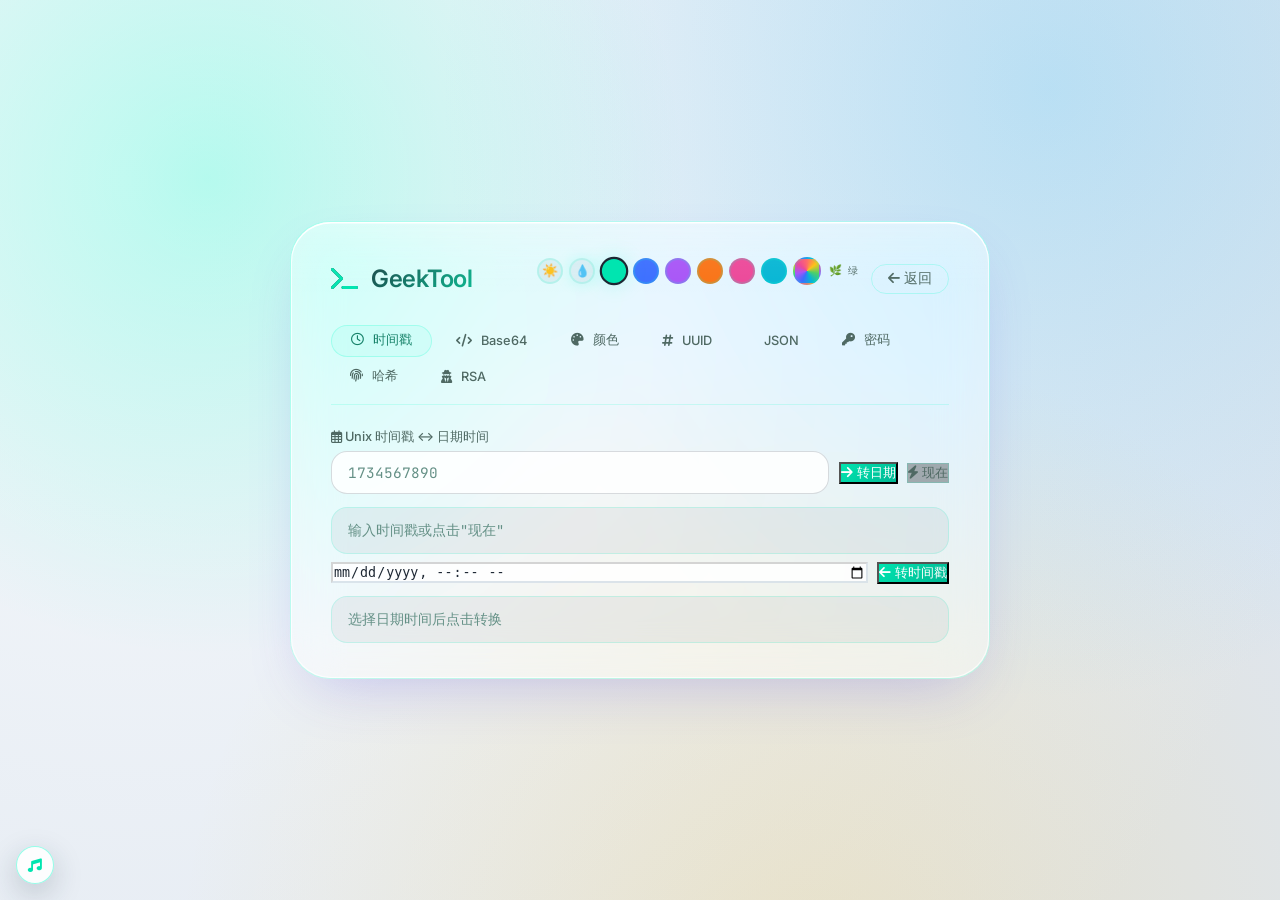
<file: tool.html>
<!DOCTYPE html>
<html lang="zh-CN" data-theme="green">

<head>
    <meta charset="UTF-8" />
    <meta name="viewport" content="width=device-width, initial-scale=1.0" />
    <title>GeekTool · 极客工具箱</title>
    <link rel="stylesheet" href="https://cdnjs.cloudflare.com/ajax/libs/font-awesome/6.0.0-beta3/css/all.min.css" />
    <link rel="preconnect" href="https://fonts.googleapis.com" />
    <link rel="preconnect" href="https://fonts.gstatic.com" crossorigin />
    <link
        href="https://fonts.googleapis.com/css2?family=Inter:opsz@14..32&family=JetBrains+Mono:wght@400;600&display=swap"
        rel="stylesheet" />
    <link rel="stylesheet" href="assets/theme.css" />
    <link rel="icon" type="image/svg+xml" href="favicon.svg" data-theme-icon />
    <script src="assets/theme.js"></script>
    <style>


        * {
            margin: 0;
            padding: 0;
            box-sizing: border-box;
        }

        body {
            background: var(--bg-body);
            background-image: radial-gradient(circle at 20% 30%, #13171f 0%, #080a0e 90%);
            min-height: 100vh;
            font-family: 'Inter', sans-serif;
            color: var(--text-primary);
            display: flex;
            align-items: center;
            justify-content: center;
            padding: 1.5rem;
        }

        .glass-card {
            background: var(--bg-card);
            backdrop-filter: blur(12px);
            -webkit-backdrop-filter: blur(12px);
            border: 1px solid var(--primary-border);
            border-radius: 2.5rem;
            padding: 2.2rem 2.5rem;
            max-width: 700px;
            width: 100%;
            box-shadow: 0 30px 60px rgba(0, 0, 0, 0.6), 0 0 0 1px var(--primary-border) inset;
        }

        .glass-card:hover {
            border-color: var(--primary-border-hover);
        }

        .header {
            display: flex;
            align-items: center;
            justify-content: space-between;
            margin-bottom: 1.5rem;
            flex-wrap: wrap;
            gap: 0.5rem;
        }

        .header h1 {
            font-size: 1.5rem;
            font-weight: 600;
            background: linear-gradient(135deg, var(--text-primary), var(--primary-light));
            -webkit-background-clip: text;
            background-clip: text;
            color: transparent;
            letter-spacing: -0.5px;
        }

        .header h1 i {
            color: var(--primary);
            margin-right: 8px;
        }

        .back-link {
            color: var(--text-secondary);
            text-decoration: none;
            font-size: 0.85rem;
            padding: 0.3rem 1rem;
            border: 1px solid var(--primary-border);
            border-radius: 30px;
            transition: 0.2s;
        }

        .back-link:hover {
            background: rgba(var(--primary-rgb), 0.06);
            border-color: var(--primary);
        }

        /* Tab 导航 */
        .tabs {
            display: flex;
            gap: 0.3rem;
            flex-wrap: wrap;
            margin-bottom: 1.5rem;
            border-bottom: 1px solid var(--border-color);
            padding-bottom: 0.8rem;
        }

        .tab-btn {
            background: transparent;
            border: none;
            color: var(--text-secondary);
            padding: 0.4rem 1.2rem;
            border-radius: 30px;
            cursor: pointer;
            font-size: 0.8rem;
            font-family: 'Inter', sans-serif;
            transition: 0.2s;
            font-weight: 500;
        }

        .tab-btn:hover {
            color: var(--text-accent);
            background: rgba(var(--primary-rgb), 0.04);
        }

        .tab-btn.active {
            color: var(--text-accent);
            background: rgba(var(--primary-rgb), 0.06);
            border: 1px solid var(--primary-border);
        }

        .tab-btn i {
            margin-right: 6px;
        }

        /* 面板 */
        .panel {
            display: none;
            animation: fadeIn 0.25s ease;
        }

        .panel.active {
            display: block;
        }

        @keyframes fadeIn {
            from {
                opacity: 0;
                transform: translateY(8px);
            }

            to {
                opacity: 1;
                transform: translateY(0);
            }
        }

        .panel label {
            display: block;
            font-size: 0.8rem;
            color: var(--text-secondary);
            margin-bottom: 0.3rem;
            font-weight: 500;
        }

        .panel textarea,
        .panel input[type="text"],
        .panel input[type="number"] {
            width: 100%;
            padding: 0.7rem 1rem;
            border-radius: 16px;
            border: 1px solid var(--border-color);
            background: var(--bg-input);
            color: var(--text-primary);
            font-family: 'JetBrains Mono', monospace;
            font-size: 0.9rem;
            outline: none;
            transition: 0.2s;
            resize: vertical;
        }

        .panel textarea {
            min-height: 80px;
        }

        .panel input:focus,
        .panel textarea:focus {
            border-color: var(--primary);
            box-shadow: 0 0 20px var(--primary-glow);
        }

        .tool-row {
            display: flex;
            gap: 0.6rem;
            margin-top: 0.5rem;
            flex-wrap: wrap;
        }

        .tool-row .btn {
            padding: 0.5rem 1.2rem;
            border-radius: 30px;
            border: none;
            font-size: 0.8rem;
            font-weight: 500;
            cursor: pointer;
            transition: 0.2s;
            font-family: 'Inter', sans-serif;
            display: inline-flex;
            align-items: center;
            gap: 6px;
        }

        .btn-primary {
            background: linear-gradient(135deg, var(--primary), var(--primary-dark));
            color: white;
        }

        .btn-primary:hover {
            transform: scale(1.03);
            box-shadow: 0 4px 20px var(--primary-glow);
        }

        .btn-secondary {
            background: rgba(0, 0, 0, 0.3);
            color: var(--text-secondary);
            border: 1px solid var(--border-color);
        }

        .btn-secondary:hover {
            background: rgba(var(--primary-rgb), 0.04);
            border-color: var(--primary);
        }

        .btn-success {
            background: rgba(0, 200, 100, 0.15);
            color: var(--primary-light);
            border: 1px solid rgba(0, 200, 100, 0.15);
        }

        .btn-success:hover {
            background: rgba(0, 200, 100, 0.25);
        }

        .result-box {
            margin-top: 0.8rem;
            padding: 0.8rem 1rem;
            border-radius: 16px;
            background: var(--bg-input);
            border: 1px solid var(--border-color);
            font-family: 'JetBrains Mono', monospace;
            font-size: 0.85rem;
            color: var(--text-accent);
            word-break: break-all;
            min-height: 40px;
            display: flex;
            align-items: center;
            justify-content: space-between;
            gap: 0.5rem;
            flex-wrap: wrap;
        }

        .result-box .copy-btn {
            background: none;
            border: none;
            color: var(--text-muted);
            cursor: pointer;
            font-size: 0.9rem;
            padding: 0.2rem 0.6rem;
            border-radius: 8px;
            transition: 0.2s;
        }

        .result-box .copy-btn:hover {
            color: var(--text-accent);
            background: rgba(var(--primary-rgb), 0.04);
        }

        .result-box .empty {
            color: var(--text-muted);
        }

        .inline-group {
            display: flex;
            gap: 0.6rem;
            flex-wrap: wrap;
            align-items: center;
        }

        .inline-group input {
            flex: 1;
            min-width: 120px;
        }

        .inline-group .btn {
            flex-shrink: 0;
        }

        /* 密码生成器强度条 */
        .strength-bar {
            display: flex;
            gap: 4px;
            margin-top: 0.5rem;
        }

        .strength-bar span {
            height: 4px;
            flex: 1;
            border-radius: 4px;
            background: var(--border-color);
            transition: 0.3s;
        }

        .strength-bar span.active.weak {
            background: #ff6b6b;
        }

        .strength-bar span.active.medium {
            background: #fcc419;
        }

        .strength-bar span.active.strong {
            background: #51cf66;
        }

        .checkbox-group {
            display: flex;
            gap: 1rem;
            flex-wrap: wrap;
            margin: 0.5rem 0;
        }

        .checkbox-group label {
            font-size: 0.8rem;
            color: var(--text-secondary);
            display: flex;
            align-items: center;
            gap: 4px;
            cursor: pointer;
        }

        .checkbox-group input[type="checkbox"] {
            accent-color: var(--primary);
            width: 16px;
            height: 16px;
            cursor: pointer;
        }

        /* ===== 哈希 / RSA 面板 ===== */
        .panel select {
            padding: 0.65rem 1rem;
            border-radius: 16px;
            border: 1px solid var(--border-color);
            background: var(--bg-input);
            color: var(--text-primary);
            font-family: 'JetBrains Mono', monospace;
            font-size: 0.85rem;
            outline: none;
            cursor: pointer;
            transition: 0.2s;
        }

        .panel select:focus {
            border-color: var(--primary);
            box-shadow: 0 0 20px var(--primary-glow);
        }

        .panel input[type="file"] {
            width: 100%;
            padding: 0.6rem 1rem;
            border-radius: 16px;
            border: 1px dashed var(--primary-border-hover);
            background: var(--bg-input);
            color: var(--text-secondary);
            font-family: 'JetBrains Mono', monospace;
            font-size: 0.72rem;
            cursor: pointer;
        }

        .panel input[type="file"]::file-selector-button {
            background: rgba(var(--primary-rgb), 0.06);
            border: 1px solid var(--primary-border);
            color: var(--text-accent);
            border-radius: 20px;
            padding: 0.3rem 0.9rem;
            margin-right: 0.7rem;
            font-family: 'Inter', sans-serif;
            font-size: 0.75rem;
            cursor: pointer;
        }

        .panel textarea.pem {
            min-height: 92px;
            font-size: 0.68rem;
            line-height: 1.5;
        }

        .key-box {
            margin-top: 0.7rem;
            padding: 0.7rem 1rem;
            border: 1px solid var(--border-color);
            border-radius: 16px;
            background: var(--bg-panel);
        }

        .key-box[open] {
            padding-bottom: 1rem;
        }

        .key-box summary {
            cursor: pointer;
            font-size: 0.8rem;
            font-weight: 500;
            color: var(--text-secondary);
        }

        .key-box summary:hover {
            color: var(--text-accent);
        }

        .badge-pill {
            font-family: 'JetBrains Mono', monospace;
            font-size: 0.65rem;
            padding: 0.2rem 0.8rem;
            border-radius: 20px;
            border: 1px solid var(--border-color);
            color: var(--text-muted);
        }

        .badge-pill.ok {
            color: var(--primary);
            border-color: var(--primary-border-hover);
            background: rgba(var(--primary-rgb), 0.04);
        }

        .hint-line {
            font-family: 'JetBrains Mono', monospace;
            font-size: 0.68rem;
            color: var(--text-muted);
            line-height: 1.6;
            margin-top: 0.5rem;
            word-break: break-word;
        }

        .btn:disabled {
            opacity: 0.55;
            cursor: not-allowed;
            transform: none !important;
        }

        .result-box {
            white-space: pre-wrap;
        }

        @media (max-width: 480px) {
            .glass-card {
                padding: 1.5rem 1rem;
                border-radius: 1.8rem;
            }

            .header h1 {
                font-size: 1.2rem;
            }

            .tabs {
                gap: 0.2rem;
            }

            .tab-btn {
                padding: 0.3rem 0.8rem;
                font-size: 0.7rem;
            }

            .inline-group {
                flex-direction: column;
            }
        }
    </style>
</head>

<body>

    <div class="glass-card">
        <!-- 头部 -->
        <div class="header">
            <h1><i class="fas fa-terminal"></i> GeekTool</h1>
            <div style="display:flex;align-items:center;gap:0.8rem;">
        <div data-theme-switcher style="margin-bottom:1rem"></div>
                <a href="index.html" class="back-link"><i class="fas fa-arrow-left"></i> 返回</a>
            </div>
        </div>

        <!-- Tabs -->
        <div class="tabs">
            <button class="tab-btn active" data-tab="timestamp"><i class="far fa-clock"></i> 时间戳</button>
            <button class="tab-btn" data-tab="base64"><i class="fas fa-code"></i> Base64</button>
            <button class="tab-btn" data-tab="color"><i class="fas fa-palette"></i> 颜色</button>
            <button class="tab-btn" data-tab="uuid"><i class="fas fa-hashtag"></i> UUID</button>
            <button class="tab-btn" data-tab="json"><i class="fas fa-brackets-curly"></i> JSON</button>
            <button class="tab-btn" data-tab="password"><i class="fas fa-key"></i> 密码</button>
            <button class="tab-btn" data-tab="hash"><i class="fas fa-fingerprint"></i> 哈希</button>
            <button class="tab-btn" data-tab="rsa"><i class="fas fa-user-secret"></i> RSA</button>
        </div>

        <!-- ========== 面板1: 时间戳 ========== -->
        <div id="panel-timestamp" class="panel active">
            <label><i class="far fa-calendar-alt"></i> Unix 时间戳 ↔ 日期时间</label>
            <div class="inline-group">
                <input type="number" id="tsInput" placeholder="1734567890" />
                <button class="btn btn-primary" id="tsToDate"><i class="fas fa-arrow-right"></i> 转日期</button>
                <button class="btn btn-secondary" id="tsNow"><i class="fas fa-bolt"></i> 现在</button>
            </div>
            <div class="result-box" id="tsResult">
                <span class="empty">输入时间戳或点击"现在"</span>
            </div>
            <div class="inline-group" style="margin-top:0.5rem;">
                <input type="datetime-local" id="dtInput" />
                <button class="btn btn-primary" id="dtToTs"><i class="fas fa-arrow-left"></i> 转时间戳</button>
            </div>
            <div class="result-box" id="dtResult">
                <span class="empty">选择日期时间后点击转换</span>
            </div>
        </div>

        <!-- ========== 面板2: Base64 ========== -->
        <div id="panel-base64" class="panel">
            <label><i class="fas fa-code"></i> Base64 编解码</label>
            <textarea id="b64Input" placeholder="输入要编码/解码的文本..."></textarea>
            <div class="tool-row">
                <button class="btn btn-primary" id="b64Encode"><i class="fas fa-lock"></i> 编码</button>
                <button class="btn btn-secondary" id="b64Decode"><i class="fas fa-unlock"></i> 解码</button>
                <button class="btn btn-secondary" id="b64Clear"><i class="fas fa-eraser"></i> 清空</button>
            </div>
            <div class="result-box" id="b64Result">
                <span class="empty">结果将显示在这里</span>
            </div>
        </div>

        <!-- ========== 面板3: 颜色转换 ========== -->
        <div id="panel-color" class="panel">
            <label><i class="fas fa-palette"></i> 颜色转换 (HEX ↔ RGB ↔ HSL)</label>
            <div class="inline-group">
                <input type="text" id="colorInput" placeholder="#3b6eff 或 rgb(59,110,255)" value="#3b6eff" />
                <button class="btn btn-primary" id="colorConvert"><i class="fas fa-sync"></i> 转换</button>
                <input type="color" id="colorPicker" value="#3b6eff"
                    style="width:44px;height:44px;border-radius:12px;border:none;cursor:pointer;background:transparent;" />
            </div>
            <div class="result-box" id="colorResult" style="flex-direction:column;align-items:flex-start;gap:4px;">
                <span>HEX: <span id="colorHex">#3b6eff</span></span>
                <span>RGB: <span id="colorRgb">rgb(59, 110, 255)</span></span>
                <span>HSL: <span id="colorHsl">hsl(224, 100%, 62%)</span></span>
            </div>
        </div>

        <!-- ========== 面板4: UUID ========== -->
        <div id="panel-uuid" class="panel">
            <label><i class="fas fa-hashtag"></i> UUID 生成器</label>
            <div class="tool-row">
                <button class="btn btn-primary" id="uuidGen"><i class="fas fa-dice"></i> 生成 UUID v4</button>
                <button class="btn btn-secondary" id="uuidCopy"><i class="fas fa-copy"></i> 复制</button>
                <button class="btn btn-secondary" id="uuidBatch"><i class="fas fa-layer-group"></i> 生成 5 个</button>
            </div>
            <div class="result-box" id="uuidResult">
                <span class="empty">点击生成</span>
            </div>
        </div>

        <!-- ========== 面板5: JSON ========== -->
        <div id="panel-json" class="panel">
            <label><i class="fas fa-brackets-curly"></i> JSON 格式化 / 压缩</label>
            <textarea id="jsonInput" placeholder='{"name":"cxy","tools":["timestamp","base64"]}'></textarea>
            <div class="tool-row">
                <button class="btn btn-primary" id="jsonFormat"><i class="fas fa-expand"></i> 格式化</button>
                <button class="btn btn-secondary" id="jsonMinify"><i class="fas fa-compress"></i> 压缩</button>
                <button class="btn btn-secondary" id="jsonValidate"><i class="fas fa-check-circle"></i> 验证</button>
            </div>
            <div class="result-box" id="jsonResult">
                <span class="empty">结果将显示在这里</span>
            </div>
        </div>

        <!-- ========== 面板6: 密码生成 ========== -->
        <div id="panel-password" class="panel">
            <label><i class="fas fa-key"></i> 强密码生成器</label>
            <div class="checkbox-group">
                <label><input type="checkbox" id="pwUpper" checked /> 大写</label>
                <label><input type="checkbox" id="pwLower" checked /> 小写</label>
                <label><input type="checkbox" id="pwNumber" checked /> 数字</label>
                <label><input type="checkbox" id="pwSymbol" checked /> 符号</label>
            </div>
            <div class="inline-group">
                <label style="color:var(--text-secondary);font-size:0.85rem;">长度:</label>
                <input type="number" id="pwLength" value="16" min="4" max="64" style="width:70px;" />
                <button class="btn btn-primary" id="pwGen"><i class="fas fa-dice"></i> 生成密码</button>
                <button class="btn btn-secondary" id="pwCopy"><i class="fas fa-copy"></i> 复制</button>
            </div>
            <div class="result-box" id="pwResult">
                <span class="empty">点击生成</span>
            </div>
            <div class="strength-bar" id="pwStrength">
                <span></span><span></span><span></span><span></span><span></span>
            </div>
        </div>

        <!-- ========== 面板7: SHA 哈希 ========== -->
        <div id="panel-hash" class="panel">
            <label><i class="fas fa-fingerprint"></i> SHA 哈希 (文本)</label>
            <textarea id="hashInput" placeholder="输入要计算哈希的文本..."></textarea>
            <div class="inline-group" style="margin-top:0.5rem;">
                <select id="hashAlgo" style="flex:1;min-width:120px;">
                    <option value="SHA-256" selected>SHA-256</option>
                    <option value="SHA-1">SHA-1</option>
                    <option value="SHA-384">SHA-384</option>
                    <option value="SHA-512">SHA-512</option>
                </select>
                <select id="hashFormat" style="flex:1;min-width:120px;">
                    <option value="hex" selected>小写 hex</option>
                    <option value="HEX">大写 HEX</option>
                    <option value="base64">Base64</option>
                </select>
            </div>
            <input type="text" id="hashExpect" placeholder="预期哈希（可选，填入后自动校验）" style="margin-top:0.5rem;" />
            <div class="tool-row">
                <button class="btn btn-primary" id="hashCalc"><i class="fas fa-calculator"></i> 计算哈希</button>
                <button class="btn btn-secondary" id="hashClear"><i class="fas fa-eraser"></i> 清空</button>
            </div>
            <div class="result-box" id="hashResult">
                <span class="empty">结果将显示在这里</span>
            </div>

            <label style="margin-top:1rem;"><i class="fas fa-file"></i> SHA 哈希 (文件)</label>
            <input type="file" id="hashFile" />
            <div class="hint-line">文件只在浏览器本地读取，不会上传。SHA-1/384/512 依赖 WebCrypto（需 HTTPS 或 localhost），SHA-256 额外内置纯 JS 实现。</div>
            <div class="result-box" id="hashFileResult">
                <span class="empty">选择文件后自动计算</span>
            </div>
        </div>

        <!-- ========== 面板8: RSA ========== -->
        <div id="panel-rsa" class="panel">
            <label><i class="fas fa-user-secret"></i> RSA 密钥对</label>
            <div class="inline-group">
                <select id="rsaBits" style="width:130px;flex:0 0 auto;">
                    <option value="2048" selected>RSA-2048</option>
                    <option value="3072">RSA-3072</option>
                    <option value="4096">RSA-4096</option>
                </select>
                <button class="btn btn-primary" id="rsaGen"><i class="fas fa-key"></i> 生成密钥对</button>
                <button class="btn btn-secondary" id="rsaImport"><i class="fas fa-upload"></i> 导入 PEM</button>
                <button class="btn btn-secondary" id="rsaDownload"><i class="fas fa-download"></i> 下载 PEM</button>
                <button class="btn btn-secondary" id="rsaClearKeys"><i class="fas fa-trash"></i> 清空</button>
            </div>
            <div style="margin-top:0.7rem;">
                <span class="badge-pill" id="rsaBadge">未生成密钥</span>
                <div class="hint-line">RSA-OAEP(SHA-256) 加密 / RSA-PSS(SHA-256) 签名 · 密钥只保存在本机 localStorage，不上传任何服务器</div>
            </div>
            <details class="key-box">
                <summary><i class="fas fa-file-shield"></i> 公钥 / 私钥 PEM（可粘贴外部密钥后点“导入 PEM”）</summary>
                <label style="margin-top:0.7rem;">公钥 SPKI</label>
                <textarea id="rsaPubKey" class="pem" placeholder="-----BEGIN PUBLIC KEY-----"></textarea>
                <label>私钥 PKCS#8</label>
                <textarea id="rsaPrivKey" class="pem" placeholder="-----BEGIN PRIVATE KEY-----"></textarea>
                <div class="tool-row">
                    <button class="btn btn-secondary" id="rsaCopyPub"><i class="fas fa-copy"></i> 复制公钥</button>
                    <button class="btn btn-secondary" id="rsaCopyPriv"><i class="fas fa-copy"></i> 复制私钥</button>
                </div>
            </details>

            <label style="margin-top:1rem;"><i class="fas fa-lock"></i> 加密 / 解密</label>
            <textarea id="rsaInput" placeholder="要加密的明文，或要解密的 Base64 密文..."></textarea>
            <div class="tool-row">
                <button class="btn btn-primary" id="rsaEncrypt"><i class="fas fa-lock"></i> 公钥加密</button>
                <button class="btn btn-secondary" id="rsaDecryptBtn"><i class="fas fa-unlock"></i> 私钥解密</button>
                <button class="btn btn-secondary" id="rsaSwap"><i class="fas fa-arrow-up"></i> 结果回填</button>
            </div>
            <div class="result-box" id="rsaResult">
                <span class="empty">结果将显示在这里</span>
            </div>
            <div class="hint-line">超过 RSA 单块上限（2048 位约 190 字节）的文本会自动改用 AES-GCM + RSA 包装密钥的混合加密，密文以 HYB1: 开头。</div>

            <label style="margin-top:1rem;"><i class="fas fa-pen-nib"></i> 签名 / 验签</label>
            <textarea id="rsaSignInput" placeholder="要签名或验签的原文..."></textarea>
            <input type="text" id="rsaSigInput" placeholder="签名 (Base64)：签名后自动填入，验签时把签名粘进来" style="margin-top:0.5rem;" />
            <div class="tool-row">
                <button class="btn btn-primary" id="rsaSign"><i class="fas fa-pen-nib"></i> 私钥签名</button>
                <button class="btn btn-secondary" id="rsaVerify"><i class="fas fa-check-circle"></i> 公钥验签</button>
            </div>
            <div class="result-box" id="rsaSignResult">
                <span class="empty">结果将显示在这里</span>
            </div>
        </div>

    </div>

    <script>
        (function () {
            // ===== Tab 切换 =====
            const tabBtns = document.querySelectorAll('.tab-btn');
            const panels = {
                timestamp: document.getElementById('panel-timestamp'),
                base64: document.getElementById('panel-base64'),
                color: document.getElementById('panel-color'),
                uuid: document.getElementById('panel-uuid'),
                json: document.getElementById('panel-json'),
                password: document.getElementById('panel-password'),
                hash: document.getElementById('panel-hash'),
                rsa: document.getElementById('panel-rsa'),
            };

            tabBtns.forEach(btn => {
                btn.addEventListener('click', () => {
                    tabBtns.forEach(b => b.classList.remove('active'));
                    btn.classList.add('active');
                    Object.keys(panels).forEach(key => {
                        panels[key].classList.toggle('active', key === btn.dataset.tab);
                    });
                });
            });

            // ===== 通用: 复制 =====
            function copyText(text, resultEl) {
                navigator.clipboard.writeText(text).then(() => {
                    const orig = resultEl.innerHTML;
                    resultEl.innerHTML = `<span style="color:#51cf66;"><i class="fas fa-check"></i> 已复制!</span>`;
                    setTimeout(() => resultEl.innerHTML = orig, 1500);
                }).catch(() => {
                    const ta = document.createElement('textarea');
                    ta.value = text;
                    document.body.appendChild(ta);
                    ta.select();
                    document.execCommand('copy');
                    ta.remove();
                    const orig = resultEl.innerHTML;
                    resultEl.innerHTML = `<span style="color:#51cf66;"><i class="fas fa-check"></i> 已复制!</span>`;
                    setTimeout(() => resultEl.innerHTML = orig, 1500);
                });
            }

            function escHtml(s) {
                return String(s)
                    .replace(/&/g, '&amp;').replace(/</g, '&lt;').replace(/>/g, '&gt;')
                    .replace(/"/g, '&quot;').replace(/'/g, '&#039;');
            }

            function setResult(el, text, isError = false) {
                if (isError) {
                    el.innerHTML = `<span style="color:#ff6b6b;"><i class="fas fa-exclamation-circle"></i> ${escHtml(text)}</span>`;
                    return;
                }
                el.innerHTML = `<span>${escHtml(text)}</span><button class="copy-btn" onclick="this.closest('.result-box').__copy()"><i class="fas fa-copy"></i></button>`;
                el.__copy = () => copyText(text, el);
            }

            // ===== 1. 时间戳 =====
            const tsInput = document.getElementById('tsInput');
            const tsToDate = document.getElementById('tsToDate');
            const tsNow = document.getElementById('tsNow');
            const tsResult = document.getElementById('tsResult');
            const dtInput = document.getElementById('dtInput');
            const dtToTs = document.getElementById('dtToTs');
            const dtResult = document.getElementById('dtResult');

            tsToDate.addEventListener('click', () => {
                const val = parseInt(tsInput.value);
                if (isNaN(val) || val < 0) {
                    setResult(tsResult, '请输入有效的时间戳', true);
                    return;
                }
                const d = new Date(val * 1000);
                setResult(tsResult, d.toLocaleString('zh-CN', { hour12: false }) + ' (UTC+8)');
            });

            tsNow.addEventListener('click', () => {
                const now = Math.floor(Date.now() / 1000);
                tsInput.value = now;
                const d = new Date(now * 1000);
                setResult(tsResult, d.toLocaleString('zh-CN', { hour12: false }) + ' (UTC+8)');
            });

            dtToTs.addEventListener('click', () => {
                if (!dtInput.value) {
                    setResult(dtResult, '请选择日期时间', true);
                    return;
                }
                const d = new Date(dtInput.value);
                if (isNaN(d.getTime())) {
                    setResult(dtResult, '无效的日期', true);
                    return;
                }
                const ts = Math.floor(d.getTime() / 1000);
                setResult(dtResult, ts.toString());
            });

            // ===== 2. Base64 =====
            const b64Input = document.getElementById('b64Input');
            const b64Encode = document.getElementById('b64Encode');
            const b64Decode = document.getElementById('b64Decode');
            const b64Clear = document.getElementById('b64Clear');
            const b64Result = document.getElementById('b64Result');

            b64Encode.addEventListener('click', () => {
                try {
                    setResult(b64Result, btoa(unescape(encodeURIComponent(b64Input.value))));
                } catch (e) {
                    setResult(b64Result, '编码失败: ' + e.message, true);
                }
            });

            b64Decode.addEventListener('click', () => {
                try {
                    setResult(b64Result, decodeURIComponent(escape(atob(b64Input.value))));
                } catch (e) {
                    setResult(b64Result, '解码失败: 输入不是有效的Base64', true);
                }
            });

            b64Clear.addEventListener('click', () => {
                b64Input.value = '';
                setResult(b64Result, '已清空');
            });

            // ===== 3. 颜色 =====
            const colorInput = document.getElementById('colorInput');
            const colorPicker = document.getElementById('colorPicker');
            const colorConvert = document.getElementById('colorConvert');
            const colorHex = document.getElementById('colorHex');
            const colorRgb = document.getElementById('colorRgb');
            const colorHsl = document.getElementById('colorHsl');

            function parseColor(str) {
                str = str.trim().toLowerCase();
                const hexMatch = str.match(/^#?([0-9a-f]{3,6})$/);
                if (hexMatch) {
                    let hex = hexMatch[1];
                    if (hex.length === 3) hex = hex[0] + hex[0] + hex[1] + hex[1] + hex[2] + hex[2];
                    const r = parseInt(hex.slice(0, 2), 16);
                    const g = parseInt(hex.slice(2, 4), 16);
                    const b = parseInt(hex.slice(4, 6), 16);
                    return { r, g, b, hex: '#' + hex };
                }
                const rgbMatch = str.match(/rgb\(\s*(\d+)\s*,\s*(\d+)\s*,\s*(\d+)\s*\)/);
                if (rgbMatch) {
                    const r = parseInt(rgbMatch[1]),
                        g = parseInt(rgbMatch[2]),
                        b = parseInt(rgbMatch[3]);
                    return { r, g, b, hex: '#' + [r, g, b].map(c => c.toString(16).padStart(2, '0')).join('') };
                }
                return null;
            }

            function rgbToHsl(r, g, b) {
                r /= 255;
                g /= 255;
                b /= 255;
                const max = Math.max(r, g, b),
                    min = Math.min(r, g, b);
                let h, s, l = (max + min) / 2;
                if (max === min) { h = s = 0; } else {
                    const d = max - min;
                    s = l > 0.5 ? d / (2 - max - min) : d / (max + min);
                    if (max === r) h = ((g - b) / d + (g < b ? 6 : 0)) / 6;
                    else if (max === g) h = ((b - r) / d + 2) / 6;
                    else h = ((r - g) / d + 4) / 6;
                }
                return { h: Math.round(h * 360), s: Math.round(s * 100), l: Math.round(l * 100) };
            }

            function updateColorDisplay(str) {
                const parsed = parseColor(str);
                if (!parsed) {
                    colorHex.textContent = '无效颜色';
                    colorRgb.textContent = '无效颜色';
                    colorHsl.textContent = '无效颜色';
                    return;
                }
                const { r, g, b, hex } = parsed;
                const hsl = rgbToHsl(r, g, b);
                colorHex.textContent = hex;
                colorRgb.textContent = `rgb(${r}, ${g}, ${b})`;
                colorHsl.textContent = `hsl(${hsl.h}, ${hsl.s}%, ${hsl.l}%)`;
                colorPicker.value = hex;
                document.getElementById('colorResult').style.borderColor = hex;
            }

            colorConvert.addEventListener('click', () => updateColorDisplay(colorInput.value));
            colorPicker.addEventListener('input', () => {
                colorInput.value = colorPicker.value;
                updateColorDisplay(colorPicker.value);
            });

            updateColorDisplay('#3b6eff');

            // ===== 4. UUID =====
            const uuidGen = document.getElementById('uuidGen');
            const uuidCopy = document.getElementById('uuidCopy');
            const uuidBatch = document.getElementById('uuidBatch');
            const uuidResult = document.getElementById('uuidResult');

            function genUUID() {
                return 'xxxxxxxx-xxxx-4xxx-yxxx-xxxxxxxxxxxx'.replace(/[xy]/g, c => {
                    const r = Math.random() * 16 | 0;
                    return (c === 'x' ? r : (r & 0x3 | 0x8)).toString(16);
                });
            }

            uuidGen.addEventListener('click', () => {
                const u = genUUID();
                setResult(uuidResult, u);
            });

            uuidBatch.addEventListener('click', () => {
                const list = Array.from({ length: 5 }, () => genUUID());
                setResult(uuidResult, list.join('\n'));
            });

            uuidCopy.addEventListener('click', () => {
                const text = uuidResult.textContent.trim();
                if (text && !text.includes('点击生成')) {
                    copyText(text, uuidResult);
                }
            });

            // ===== 5. JSON =====
            const jsonInput = document.getElementById('jsonInput');
            const jsonFormat = document.getElementById('jsonFormat');
            const jsonMinify = document.getElementById('jsonMinify');
            const jsonValidate = document.getElementById('jsonValidate');
            const jsonResult = document.getElementById('jsonResult');

            function handleJSON(mode) {
                try {
                    const parsed = JSON.parse(jsonInput.value);
                    if (mode === 'format') {
                        setResult(jsonResult, JSON.stringify(parsed, null, 2));
                    } else if (mode === 'minify') {
                        setResult(jsonResult, JSON.stringify(parsed));
                    } else if (mode === 'validate') {
                        setResult(jsonResult, '✅ 有效 JSON');
                    }
                } catch (e) {
                    setResult(jsonResult, '❌ ' + e.message, true);
                }
            }

            jsonFormat.addEventListener('click', () => handleJSON('format'));
            jsonMinify.addEventListener('click', () => handleJSON('minify'));
            jsonValidate.addEventListener('click', () => handleJSON('validate'));

            // ===== 6. 密码生成 =====
            const pwUpper = document.getElementById('pwUpper');
            const pwLower = document.getElementById('pwLower');
            const pwNumber = document.getElementById('pwNumber');
            const pwSymbol = document.getElementById('pwSymbol');
            const pwLength = document.getElementById('pwLength');
            const pwGen = document.getElementById('pwGen');
            const pwCopy = document.getElementById('pwCopy');
            const pwResult = document.getElementById('pwResult');
            const pwStrength = document.getElementById('pwStrength');

            function generatePassword() {
                let chars = '';
                if (pwUpper.checked) chars += 'ABCDEFGHIJKLMNOPQRSTUVWXYZ';
                if (pwLower.checked) chars += 'abcdefghijklmnopqrstuvwxyz';
                if (pwNumber.checked) chars += '0123456789';
                if (pwSymbol.checked) chars += '!@#$%^&*()_+-=[]{}|;:,.<>?';
                if (!chars) {
                    setResult(pwResult, '请至少选择一种字符类型', true);
                    return null;
                }
                const len = parseInt(pwLength.value) || 16;
                let pw = '';
                for (let i = 0; i < len; i++) {
                    pw += chars[Math.floor(Math.random() * chars.length)];
                }
                return pw;
            }

            function checkStrength(pw) {
                let score = 0;
                if (pw.length >= 12) score++;
                if (pw.length >= 16) score++;
                if (/[a-z]/.test(pw)) score++;
                if (/[A-Z]/.test(pw)) score++;
                if (/\d/.test(pw)) score++;
                if (/[^a-zA-Z0-9]/.test(pw)) score++;
                return Math.min(score, 5);
            }

            function updateStrength(pw) {
                const score = checkStrength(pw);
                const spans = pwStrength.querySelectorAll('span');
                const labels = ['weak', 'weak', 'medium', 'medium', 'strong'];
                spans.forEach((span, i) => {
                    span.className = '';
                    if (i < score) {
                        span.classList.add('active', labels[i] || 'medium');
                    }
                });
            }

            pwGen.addEventListener('click', () => {
                const pw = generatePassword();
                if (pw) {
                    setResult(pwResult, pw);
                    updateStrength(pw);
                }
            });

            pwCopy.addEventListener('click', () => {
                const text = pwResult.textContent.trim();
                if (text && !text.includes('点击生成')) {
                    copyText(text, pwResult);
                }
            });

            setTimeout(() => {
                const pw = generatePassword();
                if (pw) {
                    setResult(pwResult, pw);
                    updateStrength(pw);
                }
            }, 300);

            // ===== 通用: 字节 ↔ Base64 / Hex =====
            const hasSubtle = !!(window.crypto && window.crypto.subtle);

            function bytesToBase64(bytes) {
                let bin = '';
                const CHUNK = 0x8000;
                for (let i = 0; i < bytes.length; i += CHUNK) {
                    bin += String.fromCharCode.apply(null, bytes.subarray(i, i + CHUNK));
                }
                return btoa(bin);
            }

            function base64ToBytes(b64) {
                const bin = atob(String(b64).replace(/\s+/g, ''));
                const out = new Uint8Array(bin.length);
                for (let i = 0; i < bin.length; i++) out[i] = bin.charCodeAt(i);
                return out;
            }

            function hexFromBytes(bytes, upper) {
                let s = '';
                for (let i = 0; i < bytes.length; i++) {
                    s += (bytes[i] < 16 ? '0' : '') + bytes[i].toString(16);
                }
                return upper ? s.toUpperCase() : s;
            }

            function formatBytes(n) {
                if (n < 1024) return n + ' B';
                if (n < 1048576) return (n / 1024).toFixed(1) + ' KB';
                return (n / 1048576).toFixed(2) + ' MB';
            }

            function flashBtn(btn, label) {
                const orig = btn.innerHTML;
                btn.innerHTML = label;
                setTimeout(() => { btn.innerHTML = orig; }, 1400);
            }

            function appendInfo(box, text) {
                const info = document.createElement('span');
                info.className = 'hint-line';
                info.style.flexBasis = '100%';
                info.textContent = text;
                box.appendChild(info);
            }

            async function withBusy(btn, busyLabel, fn) {
                const orig = btn.innerHTML;
                btn.disabled = true;
                btn.innerHTML = '<i class="fas fa-spinner fa-spin"></i> ' + busyLabel;
                try {
                    return await fn();
                } finally {
                    btn.disabled = false;
                    btn.innerHTML = orig;
                }
            }

            // ===== 7. SHA 哈希 =====
            const hashInput = document.getElementById('hashInput');
            const hashAlgo = document.getElementById('hashAlgo');
            const hashFormat = document.getElementById('hashFormat');
            const hashExpect = document.getElementById('hashExpect');
            const hashCalc = document.getElementById('hashCalc');
            const hashClear = document.getElementById('hashClear');
            const hashResult = document.getElementById('hashResult');
            const hashFile = document.getElementById('hashFile');
            const hashFileResult = document.getElementById('hashFileResult');

            // 纯 JS SHA-256（WebCrypto 不可用时的兜底，例如 http 局域网访问）
            function sha256Bytes(bytes) {
                const K = new Uint32Array([
                    0x428a2f98, 0x71374491, 0xb5c0fbcf, 0xe9b5dba5, 0x3956c25b, 0x59f111f1, 0x923f82a4, 0xab1c5ed5,
                    0xd807aa98, 0x12835b01, 0x243185be, 0x550c7dc3, 0x72be5d74, 0x80deb1fe, 0x9bdc06a7, 0xc19bf174,
                    0xe49b69c1, 0xefbe4786, 0x0fc19dc6, 0x240ca1cc, 0x2de92c6f, 0x4a7484aa, 0x5cb0a9dc, 0x76f988da,
                    0x983e5152, 0xa831c66d, 0xb00327c8, 0xbf597fc7, 0xc6e00bf3, 0xd5a79147, 0x06ca6351, 0x14292967,
                    0x27b70a85, 0x2e1b2138, 0x4d2c6dfc, 0x53380d13, 0x650a7354, 0x766a0abb, 0x81c2c92e, 0x92722c85,
                    0xa2bfe8a1, 0xa81a664b, 0xc24b8b70, 0xc76c51a3, 0xd192e819, 0xd6990624, 0xf40e3585, 0x106aa070,
                    0x19a4c116, 0x1e376c08, 0x2748774c, 0x34b0bcb5, 0x391c0cb3, 0x4ed8aa4a, 0x5b9cca4f, 0x682e6ff3,
                    0x748f82ee, 0x78a5636f, 0x84c87814, 0x8cc70208, 0x90befffa, 0xa4506ceb, 0xbef9a3f7, 0xc67178f2
                ]);
                const H = new Uint32Array([0x6a09e667, 0xbb67ae85, 0x3c6ef372, 0xa54ff53a,
                    0x510e527f, 0x9b05688c, 0x1f83d9ab, 0x5be0cd19]);
                const len = bytes.length;
                const total = (((len + 8) >> 6) + 1) << 6;
                const msg = new Uint8Array(total);
                msg.set(bytes);
                msg[len] = 0x80;
                const dv = new DataView(msg.buffer);
                dv.setUint32(total - 8, Math.floor(len / 536870912));
                dv.setUint32(total - 4, (len * 8) >>> 0);
                const w = new Uint32Array(64);
                const rotr = (x, n) => (x >>> n) | (x << (32 - n));

                for (let off = 0; off < total; off += 64) {
                    for (let t = 0; t < 16; t++) w[t] = dv.getUint32(off + t * 4);
                    for (let t = 16; t < 64; t++) {
                        const x = w[t - 15], y = w[t - 2];
                        const s0 = rotr(x, 7) ^ rotr(x, 18) ^ (x >>> 3);
                        const s1 = rotr(y, 17) ^ rotr(y, 19) ^ (y >>> 10);
                        w[t] = (w[t - 16] + s0 + w[t - 7] + s1) >>> 0;
                    }
                    let a = H[0], b = H[1], c = H[2], d = H[3], e = H[4], f = H[5], g = H[6], h = H[7];
                    for (let t = 0; t < 64; t++) {
                        const S1 = rotr(e, 6) ^ rotr(e, 11) ^ rotr(e, 25);
                        const ch = (e & f) ^ (~e & g);
                        const t1 = (h + S1 + ch + K[t] + w[t]) >>> 0;
                        const S0 = rotr(a, 2) ^ rotr(a, 13) ^ rotr(a, 22);
                        const maj = (a & b) ^ (a & c) ^ (b & c);
                        const t2 = (S0 + maj) >>> 0;
                        h = g; g = f; f = e; e = (d + t1) >>> 0;
                        d = c; c = b; b = a; a = (t1 + t2) >>> 0;
                    }
                    H[0] = (H[0] + a) >>> 0; H[1] = (H[1] + b) >>> 0;
                    H[2] = (H[2] + c) >>> 0; H[3] = (H[3] + d) >>> 0;
                    H[4] = (H[4] + e) >>> 0; H[5] = (H[5] + f) >>> 0;
                    H[6] = (H[6] + g) >>> 0; H[7] = (H[7] + h) >>> 0;
                }

                const out = new Uint8Array(32);
                const odv = new DataView(out.buffer);
                for (let i = 0; i < 8; i++) odv.setUint32(i * 4, H[i]);
                return out;
            }

            async function digestBytes(algo, bytes) {
                if (hasSubtle) {
                    return new Uint8Array(await crypto.subtle.digest(algo, bytes));
                }
                if (algo === 'SHA-256') return sha256Bytes(bytes);
                throw new Error('当前环境不支持 ' + algo + '，请用 HTTPS / localhost 打开页面');
            }

            function hashToString(bytes) {
                const fmt = hashFormat.value;
                if (fmt === 'base64') return bytesToBase64(bytes);
                return hexFromBytes(bytes, fmt === 'HEX');
            }

            async function runHash(bytes, box, meta) {
                const algo = hashAlgo.value;
                const t0 = performance.now();
                const out = await digestBytes(algo, bytes);
                setResult(box, hashToString(out));
                let info = algo + ' · ' + formatBytes(bytes.length) + ' · ' + (performance.now() - t0).toFixed(1) + ' ms';
                const expect = hashExpect.value.trim().replace(/\s+/g, '').toLowerCase();
                if (expect) {
                    const hex = hexFromBytes(out, false);
                    const b64 = bytesToBase64(out).toLowerCase();
                    info += (expect === hex || expect === b64) ? ' · ✅ 与预期哈希一致' : ' · ❌ 与预期哈希不一致';
                }
                if (meta) info = meta + ' · ' + info;
                appendInfo(box, info);
            }

            hashCalc.addEventListener('click', async () => {
                if (!hashInput.value) {
                    setResult(hashResult, '请输入要哈希的文本', true);
                    return;
                }
                try {
                    await runHash(new TextEncoder().encode(hashInput.value), hashResult);
                } catch (e) {
                    setResult(hashResult, e.message, true);
                }
            });

            hashClear.addEventListener('click', () => {
                hashInput.value = '';
                hashExpect.value = '';
                hashFile.value = '';
                setResult(hashResult, '已清空');
                setResult(hashFileResult, '选择文件后自动计算');
            });

            hashFile.addEventListener('change', async () => {
                const file = hashFile.files && hashFile.files[0];
                if (!file) return;
                setResult(hashFileResult, '读取中…');
                try {
                    const buf = new Uint8Array(await file.arrayBuffer());
                    await runHash(buf, hashFileResult, file.name);
                } catch (e) {
                    setResult(hashFileResult, e.message, true);
                } finally {
                    hashFile.value = ''; // 清空后重复选同一个文件也能触发 change
                }
            });

            if (!hasSubtle) {
                appendInfo(hashResult, '⚠️ 未检测到 WebCrypto：SHA-256 走内置纯 JS 实现，SHA-1/384/512 不可用');
            }

            // ===== 8. RSA 加解密 / 签名 =====
            const LS_RSA = 'geektool_rsa_keys';
            const RSA_HASH = 'SHA-256';
            let rsaLastResult = '';

            const rsaBits = document.getElementById('rsaBits');
            const rsaGen = document.getElementById('rsaGen');
            const rsaImport = document.getElementById('rsaImport');
            const rsaDownload = document.getElementById('rsaDownload');
            const rsaClearKeys = document.getElementById('rsaClearKeys');
            const rsaBadge = document.getElementById('rsaBadge');
            const rsaPubKey = document.getElementById('rsaPubKey');
            const rsaPrivKey = document.getElementById('rsaPrivKey');
            const rsaCopyPub = document.getElementById('rsaCopyPub');
            const rsaCopyPriv = document.getElementById('rsaCopyPriv');
            const rsaInput = document.getElementById('rsaInput');
            const rsaEncrypt = document.getElementById('rsaEncrypt');
            const rsaDecryptBtn = document.getElementById('rsaDecryptBtn');
            const rsaSwap = document.getElementById('rsaSwap');
            const rsaResult = document.getElementById('rsaResult');
            const rsaSignInput = document.getElementById('rsaSignInput');
            const rsaSigInput = document.getElementById('rsaSigInput');
            const rsaSign = document.getElementById('rsaSign');
            const rsaVerify = document.getElementById('rsaVerify');
            const rsaSignResult = document.getElementById('rsaSignResult');

            function pemEncode(bytes, label) {
                const b64 = bytesToBase64(bytes);
                const lines = b64.match(/.{1,64}/g) || [];
                return '-----BEGIN ' + label + '-----\n' + lines.join('\n') + '\n-----END ' + label + '-----';
            }

            function pemDecode(pem, type) {
                const text = String(pem || '').trim();
                if (!text) throw new Error('PEM 内容为空');
                const m = text.match(/-----BEGIN ([A-Z0-9 ]+)-----/);
                if (!m) throw new Error('不是有效的 PEM 格式');
                const label = m[1].trim();
                if (label !== type) {
                    if (label === 'RSA PUBLIC KEY' || label === 'RSA PRIVATE KEY') {
                        throw new Error('检测到 PKCS#1 密钥，WebCrypto 只支持 PKCS#8 / SPKI。转换：openssl pkcs8 -topk8 -nocrypt -in old.pem -out new.pem');
                    }
                    if (label === 'ENCRYPTED PRIVATE KEY') {
                        throw new Error('私钥受密码保护，先解密：openssl pkcs8 -in enc.pem -out plain.pem');
                    }
                    throw new Error('需要 ' + type + '，但收到 ' + label);
                }
                const body = text.replace(/-----[^-]+-----/g, '').replace(/\s+/g, '');
                if (!body) throw new Error('PEM 内容为空');
                try {
                    return base64ToBytes(body);
                } catch (e) {
                    throw new Error('PEM 里的 Base64 解析失败');
                }
            }

            async function importRsaPublic(pem, algo) {
                const der = pemDecode(pem, 'PUBLIC KEY');
                return crypto.subtle.importKey('spki', der, { name: algo, hash: RSA_HASH }, true,
                    algo === 'RSA-OAEP' ? ['encrypt'] : ['verify']);
            }

            async function importRsaPrivate(pem, algo) {
                const der = pemDecode(pem, 'PRIVATE KEY');
                return crypto.subtle.importKey('pkcs8', der, { name: algo, hash: RSA_HASH }, true,
                    algo === 'RSA-OAEP' ? ['decrypt'] : ['sign']);
            }

            // 签名用的密钥导入：RSA-PSS 优先，失败则退回 RSASSA-PKCS1-v1_5
            let rsaSignAlgo = 'RSA-PSS';

            async function importSignKey(pem, usage) {
                const verifyMode = usage === 'verify';
                try {
                    rsaSignAlgo = 'RSA-PSS';
                    return verifyMode ? await importRsaPublic(pem, 'RSA-PSS') : await importRsaPrivate(pem, 'RSA-PSS');
                } catch (e) {
                    rsaSignAlgo = 'RSASSA-PKCS1-v1_5';
                    return verifyMode
                        ? await crypto.subtle.importKey('spki', pemDecode(pem, 'PUBLIC KEY'),
                            { name: 'RSASSA-PKCS1-v1_5', hash: RSA_HASH }, true, ['verify'])
                        : await crypto.subtle.importKey('pkcs8', pemDecode(pem, 'PRIVATE KEY'),
                            { name: 'RSASSA-PKCS1-v1_5', hash: RSA_HASH }, true, ['sign']);
                }
            }

            function signParams(algo) {
                return algo === 'RSA-PSS'
                    ? { name: 'RSA-PSS', saltLength: 32 }
                    : { name: 'RSASSA-PKCS1-v1_5' };
            }

            function setRsaBadge(text, ok) {
                rsaBadge.textContent = text;
                rsaBadge.classList.toggle('ok', !!ok);
            }

            async function refreshRsaBadge() {
                const pub = rsaPubKey.value.trim();
                const priv = rsaPrivKey.value.trim();
                if (!pub && !priv) {
                    setRsaBadge('未生成密钥', false);
                    return;
                }
                if (!hasSubtle) {
                    setRsaBadge('当前环境不支持 WebCrypto（需 HTTPS / localhost）', false);
                    return;
                }
                try {
                    const key = pub
                        ? await importRsaPublic(pub, 'RSA-OAEP')
                        : await importRsaPrivate(priv, 'RSA-OAEP');
                    setRsaBadge('RSA-' + key.algorithm.modulusLength + (priv ? ' · 含私钥' : ' · 仅公钥'), true);
                } catch (e) {
                    setRsaBadge('密钥无效：' + e.message, false);
                }
            }

            function saveRsaKeys() {
                try {
                    localStorage.setItem(LS_RSA, JSON.stringify({
                        pub: rsaPubKey.value,
                        priv: rsaPrivKey.value,
                        bits: rsaBits.value
                    }));
                } catch (e) { /* 忽略存储失败 */ }
            }

            function downloadText(filename, text) {
                const blob = new Blob([text], { type: 'application/x-pem-file' });
                const url = URL.createObjectURL(blob);
                const a = document.createElement('a');
                a.href = url;
                a.download = filename;
                document.body.appendChild(a);
                a.click();
                a.remove();
                setTimeout(() => URL.revokeObjectURL(url), 1500);
            }

            rsaGen.addEventListener('click', () => {
                if (!hasSubtle) {
                    setResult(rsaResult, '当前环境不支持 WebCrypto，请用 HTTPS / localhost 打开', true);
                    return;
                }
                withBusy(rsaGen, '生成中…', async () => {
                    const bits = parseInt(rsaBits.value, 10);
                    const pair = await crypto.subtle.generateKey({
                        name: 'RSA-OAEP',
                        modulusLength: bits,
                        publicExponent: new Uint8Array([0x01, 0x00, 0x01]),
                        hash: RSA_HASH
                    }, true, ['encrypt', 'decrypt']);

                    const spki = new Uint8Array(await crypto.subtle.exportKey('spki', pair.publicKey));
                    const pkcs8 = new Uint8Array(await crypto.subtle.exportKey('pkcs8', pair.privateKey));
                    rsaPubKey.value = pemEncode(spki, 'PUBLIC KEY');
                    rsaPrivKey.value = pemEncode(pkcs8, 'PRIVATE KEY');
                    saveRsaKeys();
                    setRsaBadge('RSA-' + bits + ' 已生成', true);
                    setResult(rsaResult, '密钥对已就地生成（' + bits + ' 位），已存入本机 localStorage');
                }).catch(e => setResult(rsaResult, '生成失败：' + e.message, true));
            });

            rsaImport.addEventListener('click', () => withBusy(rsaImport, '导入中…', async () => {
                const pub = rsaPubKey.value.trim();
                const priv = rsaPrivKey.value.trim();
                if (!pub && !priv) {
                    setResult(rsaResult, '请先把 PEM 粘进上面的公钥 / 私钥框', true);
                    return;
                }
                if (pub) await importRsaPublic(pub, 'RSA-OAEP');
                if (priv) await importRsaPrivate(priv, 'RSA-OAEP');
                saveRsaKeys();
                await refreshRsaBadge();
                setResult(rsaResult, '密钥导入成功，已保存在本机');
            }).catch(e => setResult(rsaResult, '导入失败：' + e.message, true)));

            rsaDownload.addEventListener('click', () => {
                const pub = rsaPubKey.value.trim();
                const priv = rsaPrivKey.value.trim();
                if (!pub && !priv) {
                    setResult(rsaResult, '还没有密钥可以下载', true);
                    return;
                }
                if (pub) downloadText('rsa-public.pem', pub);
                if (priv) downloadText('rsa-private.pem', priv);
                flashBtn(rsaDownload, '<i class="fas fa-check"></i> 已下载');
            });

            rsaClearKeys.addEventListener('click', () => {
                if (!confirm('清除本机的 RSA 密钥？已加密的数据将无法再解密。')) return;
                rsaPubKey.value = '';
                rsaPrivKey.value = '';
                try { localStorage.removeItem(LS_RSA); } catch (e) { }
                setRsaBadge('未生成密钥', false);
                setResult(rsaResult, '密钥已清除');
            });

            rsaCopyPub.addEventListener('click', () => {
                if (!rsaPubKey.value.trim()) { flashBtn(rsaCopyPub, '<i class="fas fa-ban"></i> 公钥为空'); return; }
                copyText(rsaPubKey.value, rsaCopyPub);
            });

            rsaCopyPriv.addEventListener('click', () => {
                if (!rsaPrivKey.value.trim()) { flashBtn(rsaCopyPriv, '<i class="fas fa-ban"></i> 私钥为空'); return; }
                copyText(rsaPrivKey.value, rsaCopyPriv);
            });

            rsaEncrypt.addEventListener('click', () => withBusy(rsaEncrypt, '加密中…', async () => {
                if (!rsaInput.value) {
                    setResult(rsaResult, '请输入要加密的明文', true);
                    return;
                }
                if (!rsaPubKey.value.trim()) {
                    setResult(rsaResult, '还没有公钥：请先点「生成密钥对」，或把公钥 PEM 粘进上面的框里', true);
                    return;
                }
                const pubKey = await importRsaPublic(rsaPubKey.value, 'RSA-OAEP');
                const data = new TextEncoder().encode(rsaInput.value);
                const maxLen = pubKey.algorithm.modulusLength / 8 - 2 * 32 - 2;
                let payload, hybrid = false;

                if (data.length <= maxLen) {
                    const ct = new Uint8Array(await crypto.subtle.encrypt({ name: 'RSA-OAEP' }, pubKey, data));
                    payload = bytesToBase64(ct);
                } else {
                    hybrid = true;
                    const aes = await crypto.subtle.generateKey({ name: 'AES-GCM', length: 256 }, true, ['encrypt', 'decrypt']);
                    const iv = crypto.getRandomValues(new Uint8Array(12));
                    const ct = new Uint8Array(await crypto.subtle.encrypt({ name: 'AES-GCM', iv }, aes, data));
                    const rawAes = new Uint8Array(await crypto.subtle.exportKey('raw', aes));
                    const wrapped = new Uint8Array(await crypto.subtle.encrypt({ name: 'RSA-OAEP' }, pubKey, rawAes));
                    payload = 'HYB1:' + bytesToBase64(wrapped) + ':' + bytesToBase64(iv) + ':' + bytesToBase64(ct);
                }

                rsaLastResult = payload;
                setResult(rsaResult, payload);
                appendInfo(rsaResult, 'RSA-OAEP(' + RSA_HASH + ') · ' + pubKey.algorithm.modulusLength + ' 位' +
                    (hybrid
                        ? ' · 明文 ' + data.length + ' 字节 > 单块上限 ' + maxLen + '，已改用 AES-GCM 混合加密'
                        : ' · 单块加密'));
            }).catch(e => setResult(rsaResult, '加密失败：' + e.message, true)));

            rsaDecryptBtn.addEventListener('click', () => withBusy(rsaDecryptBtn, '解密中…', async () => {
                const raw = rsaInput.value.trim();
                if (!raw) {
                    setResult(rsaResult, '请输入要解密的 Base64 密文', true);
                    return;
                }
                if (!rsaPrivKey.value.trim()) {
                    setResult(rsaResult, '还没有私钥：解密需要私钥 PEM，请先点「生成密钥对」或导入你的私钥', true);
                    return;
                }
                const privKey = await importRsaPrivate(rsaPrivKey.value, 'RSA-OAEP');
                let plain;

                if (raw.indexOf('HYB1:') === 0) {
                    const parts = raw.split(':');
                    if (parts.length !== 4) throw new Error('混合密文格式不正确');
                    const rawAes = await crypto.subtle.decrypt({ name: 'RSA-OAEP' }, privKey, base64ToBytes(parts[1]));
                    const aes = await crypto.subtle.importKey('raw', rawAes, { name: 'AES-GCM' }, false, ['decrypt']);
                    plain = await crypto.subtle.decrypt({ name: 'AES-GCM', iv: base64ToBytes(parts[2]) }, aes, base64ToBytes(parts[3]));
                } else {
                    plain = await crypto.subtle.decrypt({ name: 'RSA-OAEP' }, privKey, base64ToBytes(raw));
                }

                const text = new TextDecoder().decode(plain);
                rsaLastResult = text;
                setResult(rsaResult, text);
            }).catch(e => setResult(rsaResult, '解密失败：' + e.message, true)));

            rsaSwap.addEventListener('click', () => {
                if (!rsaLastResult) {
                    setResult(rsaResult, '还没有结果可以回填', true);
                    return;
                }
                rsaInput.value = rsaLastResult;
            });

            rsaSign.addEventListener('click', () => withBusy(rsaSign, '签名中…', async () => {
                if (!rsaSignInput.value) {
                    setResult(rsaSignResult, '请输入要签名的原文', true);
                    return;
                }
                if (!rsaPrivKey.value.trim()) {
                    setResult(rsaSignResult, '还没有私钥：签名需要私钥 PEM，请先点「生成密钥对」或导入你的私钥', true);
                    return;
                }
                const key = await importSignKey(rsaPrivKey.value, 'sign');
                const algo = rsaSignAlgo;
                const sig = new Uint8Array(await crypto.subtle.sign(
                    signParams(algo), key, new TextEncoder().encode(rsaSignInput.value)));
                const b64 = bytesToBase64(sig);
                rsaSigInput.value = b64;
                rsaLastResult = b64;
                setResult(rsaSignResult, b64);
                appendInfo(rsaSignResult, algo + '(' + RSA_HASH + (algo === 'RSA-PSS' ? ', salt=32' : '') +
                    ') · 签名 ' + sig.length + ' 字节');
            }).catch(e => setResult(rsaSignResult, '签名失败：' + e.message, true)));

            rsaVerify.addEventListener('click', () => withBusy(rsaVerify, '验签中…', async () => {
                const sigB64 = rsaSigInput.value.trim();
                if (!rsaSignInput.value) {
                    setResult(rsaSignResult, '请输入原文', true);
                    return;
                }
                if (!sigB64) {
                    setResult(rsaSignResult, '请把签名（Base64）填进签名输入框', true);
                    return;
                }
                if (!rsaPubKey.value.trim()) {
                    setResult(rsaSignResult, '还没有公钥：验签需要公钥 PEM', true);
                    return;
                }
                const key = await importSignKey(rsaPubKey.value, 'verify');
                const ok = await crypto.subtle.verify(
                    signParams(rsaSignAlgo), key, base64ToBytes(sigB64),
                    new TextEncoder().encode(rsaSignInput.value));
                if (ok) {
                    setResult(rsaSignResult, '✅ 签名有效：原文与公钥匹配（' + rsaSignAlgo + '）');
                } else {
                    setResult(rsaSignResult, '❌ 签名无效：原文被改动，或不是这把私钥签的', true);
                }
            }).catch(e => setResult(rsaSignResult, '验签失败：' + e.message, true)));

            [rsaPubKey, rsaPrivKey].forEach(area => {
                area.addEventListener('blur', () => {
                    saveRsaKeys();
                    refreshRsaBadge();
                });
            });

            // 恢复上次的密钥
            (function restoreRsaKeys() {
                let saved = null;
                try { saved = JSON.parse(localStorage.getItem(LS_RSA) || 'null'); } catch (e) { saved = null; }
                if (!saved) return;
                rsaPubKey.value = saved.pub || '';
                rsaPrivKey.value = saved.priv || '';
                if (saved.bits) rsaBits.value = String(saved.bits);
                refreshRsaBadge();
            })();

            if (!hasSubtle) {
                setRsaBadge('当前环境不支持 WebCrypto（需 HTTPS / localhost）', false);
                [rsaGen, rsaImport, rsaDownload, rsaEncrypt, rsaDecryptBtn, rsaSign, rsaVerify]
                    .forEach(b => { b.disabled = true; });
            }

        })();
    </script>

</body>

</html>
</file>
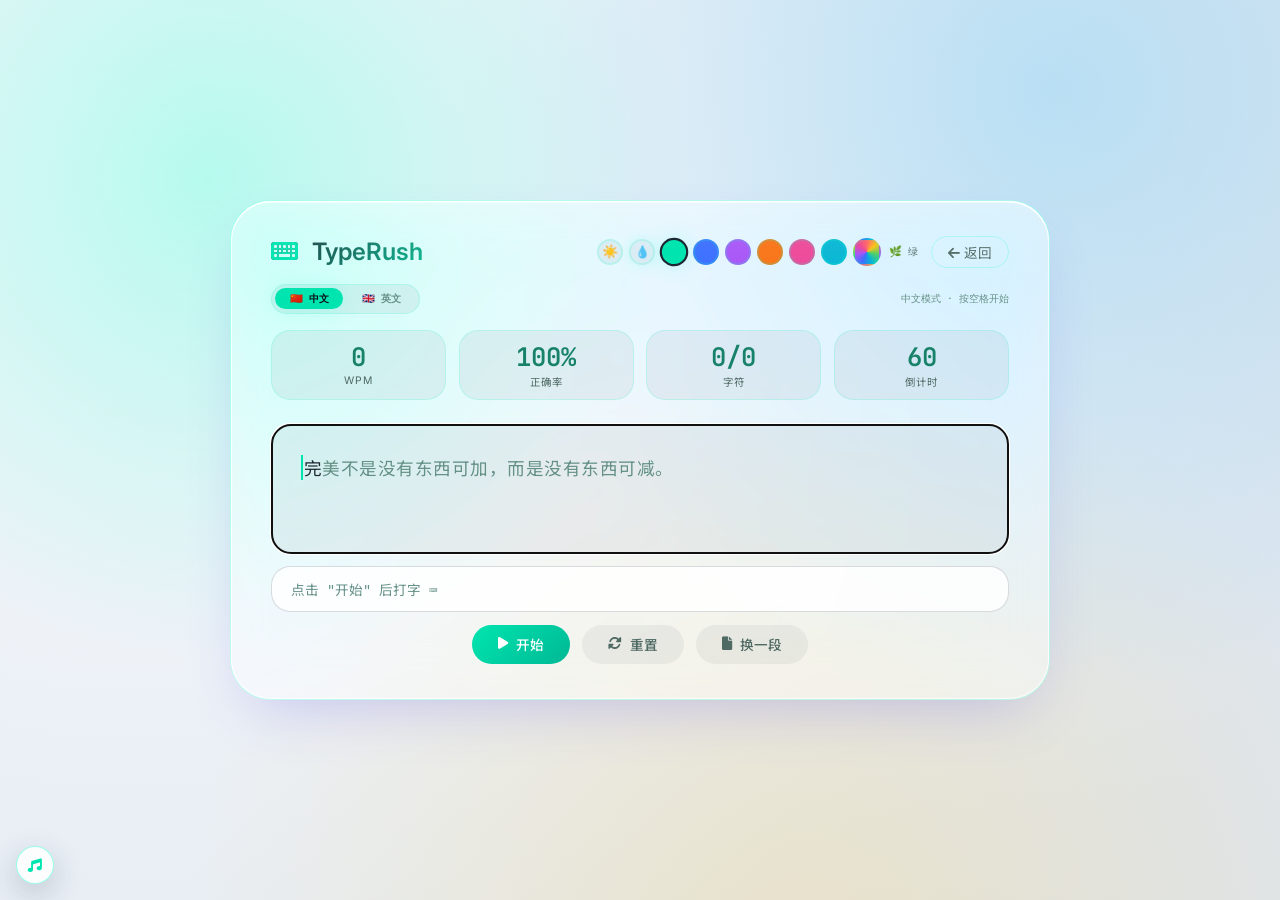
<file: type.html>
<!DOCTYPE html>
<html lang="zh-CN" data-theme="green">

<head>
    <meta charset="UTF-8" />
    <meta name="viewport" content="width=device-width, initial-scale=1.0, maximum-scale=1.0, user-scalable=no" />
    <title>TypeRush · 打字速度测试</title>
    <link rel="stylesheet" href="https://cdnjs.cloudflare.com/ajax/libs/font-awesome/6.0.0-beta3/css/all.min.css" />
    <link rel="preconnect" href="https://fonts.googleapis.com" />
    <link rel="preconnect" href="https://fonts.gstatic.com" crossorigin />
    <link
        href="https://fonts.googleapis.com/css2?family=Inter:opsz@14..32&family=JetBrains+Mono:wght@400;600&family=Noto+Sans+SC:wght@400;600&display=swap"
        rel="stylesheet" />
    <link rel="stylesheet" href="assets/theme.css" />
    <link rel="icon" type="image/svg+xml" href="favicon.svg" data-theme-icon />
    <script src="assets/theme.js"></script>
    <style>


        * {
            margin: 0;
            padding: 0;
            box-sizing: border-box;
        }

        body {
            background: var(--bg-body);
            background-image: radial-gradient(circle at 20% 30%, #13171f 0%, #080a0e 90%);
            min-height: 100vh;
            font-family: 'Inter', 'Noto Sans SC', sans-serif;
            color: var(--text-primary);
            display: flex;
            align-items: center;
            justify-content: center;
            padding: 1.5rem;
        }

        .glass-card {
            background: var(--bg-card);
            backdrop-filter: blur(12px);
            -webkit-backdrop-filter: blur(12px);
            border: 1px solid var(--primary-border);
            border-radius: 2.5rem;
            padding: 2.2rem 2.5rem;
            max-width: 820px;
            width: 100%;
            box-shadow: 0 30px 60px rgba(0, 0, 0, 0.6);
            transition: border-color 0.3s;
        }

        .glass-card:hover {
            border-color: var(--primary-border-hover);
        }

        .header {
            display: flex;
            align-items: center;
            justify-content: space-between;
            margin-bottom: 1rem;
            flex-wrap: wrap;
            gap: 0.5rem;
        }

        .header h1 {
            font-size: 1.5rem;
            font-weight: 600;
            background: linear-gradient(135deg, var(--text-primary), var(--primary-light));
            -webkit-background-clip: text;
            background-clip: text;
            color: transparent;
        }

        .header h1 i {
            color: var(--primary);
            margin-right: 8px;
        }

        .header-right {
            display: flex;
            align-items: center;
            gap: 0.8rem;
            flex-wrap: wrap;
        }

        .back-link {
            color: var(--text-secondary);
            text-decoration: none;
            font-size: 0.85rem;
            padding: 0.3rem 1rem;
            border: 1px solid var(--primary-border);
            border-radius: 30px;
            transition: 0.2s;
        }

        .back-link:hover {
            background: rgba(var(--primary-rgb), 0.06);
            border-color: var(--primary);
        }

        .mode-switcher {
            display: flex;
            gap: 0.3rem;
            background: var(--bg-input);
            border-radius: 30px;
            padding: 0.2rem;
            border: 1px solid var(--border-color);
        }

        .mode-btn {
            padding: 0.2rem 0.9rem;
            border: none;
            border-radius: 30px;
            background: transparent;
            color: var(--text-muted);
            font-family: 'JetBrains Mono', monospace;
            font-size: 0.65rem;
            font-weight: 600;
            cursor: pointer;
            transition: 0.2s;
        }

        .mode-btn.active {
            background: var(--primary);
            color: #0b0f18;
            box-shadow: 0 0 20px var(--primary-glow);
        }

        .mode-btn:hover:not(.active) {
            color: var(--text-accent);
        }

        .stats {
            display: grid;
            grid-template-columns: repeat(4, 1fr);
            gap: 0.8rem;
            margin-bottom: 1.5rem;
            text-align: center;
        }

        .stat-item {
            background: var(--bg-input);
            padding: 0.6rem 0.2rem;
            border-radius: 1.2rem;
            border: 1px solid var(--border-color);
        }

        .stat-item .number {
            font-size: 1.6rem;
            font-weight: 600;
            font-family: 'JetBrains Mono', monospace;
            color: var(--text-accent);
        }

        .stat-item .label {
            font-size: 0.65rem;
            color: var(--text-secondary);
            text-transform: uppercase;
            letter-spacing: 1px;
        }

        .text-display {
            background: var(--bg-input);
            border: 1px solid var(--border-color);
            border-radius: 1.2rem;
            padding: 1.5rem 1.8rem;
            min-height: 130px;
            max-height: 260px;
            overflow-y: auto;
            font-family: 'JetBrains Mono', 'Noto Sans SC', monospace;
            font-size: 1.2rem;
            line-height: 2.2rem;
            letter-spacing: 0.5px;
            margin-bottom: 0.8rem;
            user-select: none;
            word-break: break-word;
            overflow-wrap: break-word;
            white-space: pre-wrap;
            scrollbar-width: thin;
            scrollbar-color: var(--primary) transparent;
            cursor: pointer;
        }

        .text-display.mode-cn {
            word-break: break-all;
            font-family: 'Noto Sans SC', 'JetBrains Mono', monospace;
            font-size: 1.1rem;
            line-height: 2.4rem;
        }

        .text-display::-webkit-scrollbar {
            width: 4px;
        }

        .text-display::-webkit-scrollbar-track {
            background: transparent;
        }

        .text-display::-webkit-scrollbar-thumb {
            background: var(--primary);
            border-radius: 12px;
        }

        .text-display .char {
            transition: color 0.05s;
            display: inline;
            white-space: pre-wrap;
        }

        .text-display .char.correct {
            color: var(--correct-color);
        }

        .text-display .char.incorrect {
            color: var(--incorrect-color);
            background: rgba(255, 80, 80, 0.15);
            border-radius: 4px;
        }

        .text-display .char.current {
            border-left: 2px solid var(--primary);
            animation: blink 1s step-end infinite;
            padding-left: 1px;
        }

        @keyframes blink {

            0%,
            100% {
                border-color: var(--primary);
            }

            50% {
                border-color: transparent;
            }
        }

        .text-display .char.pending {
            color: var(--text-muted);
        }

        #typeInput {
            width: 100%;
            padding: 0.7rem 1.2rem;
            border-radius: 1.2rem;
            border: 1px solid var(--border-color);
            background: var(--bg-input);
            color: var(--text-primary);
            font-family: 'JetBrains Mono', 'Noto Sans SC', monospace;
            font-size: 0.95rem;
            outline: none;
            transition: border-color 0.2s;
            margin-bottom: 0.8rem;
            -webkit-appearance: none;
            appearance: none;
        }

        #typeInput:focus {
            border-color: var(--primary);
            box-shadow: 0 0 20px var(--primary-glow);
        }

        #typeInput::placeholder {
            color: var(--text-muted);
            font-size: 0.85rem;
        }

        .controls {
            display: flex;
            gap: 0.8rem;
            flex-wrap: wrap;
            justify-content: center;
        }

        .controls .btn {
            padding: 0.6rem 1.6rem;
            border-radius: 30px;
            border: none;
            font-size: 0.85rem;
            font-weight: 500;
            cursor: pointer;
            transition: 0.2s;
            font-family: 'Inter', 'Noto Sans SC', sans-serif;
            display: inline-flex;
            align-items: center;
            gap: 8px;
        }

        .btn-primary {
            background: linear-gradient(135deg, var(--primary), var(--primary-dark));
            color: white;
        }

        .btn-primary:hover {
            transform: scale(1.03);
            box-shadow: 0 4px 20px var(--primary-glow);
        }

        .btn-secondary {
            background: var(--bg-input);
            color: var(--text-secondary);
            border: 1px solid var(--border-color);
        }

        .btn-secondary:hover {
            background: rgba(var(--primary-rgb), 0.04);
            border-color: var(--primary);
        }

        /* ===== 结果弹窗（含名字输入） ===== */
        .result-overlay {
            display: none;
            position: fixed;
            top: 0;
            left: 0;
            width: 100%;
            height: 100%;
            background: rgba(0, 0, 0, 0.7);
            backdrop-filter: blur(8px);
            z-index: 1000;
            align-items: center;
            justify-content: center;
        }

        .result-overlay.show {
            display: flex;
        }

        .result-card {
            background: var(--bg-card);
            border: 1px solid var(--primary-border);
            border-radius: 2.5rem;
            padding: 2.5rem 3rem;
            max-width: 440px;
            width: 90%;
            max-height: 90vh;
            overflow-y: auto;
            text-align: center;
            box-shadow: 0 40px 80px rgba(0, 0, 0, 0.8);
        }

        .result-card h2 {
            font-size: 1.8rem;
            color: var(--text-accent);
            margin-bottom: 0.3rem;
        }

        .result-card .big-number {
            font-size: 4rem;
            font-weight: 700;
            font-family: 'JetBrains Mono', monospace;
            color: var(--primary-light);
            line-height: 1;
        }

        .result-card .big-label {
            color: var(--text-secondary);
            font-size: 0.9rem;
            margin-bottom: 0.5rem;
        }

        .result-card .sub-stats {
            display: flex;
            justify-content: center;
            gap: 2rem;
            margin: 1rem 0 1rem;
        }

        .result-card .sub-stats div {
            text-align: center;
        }

        .result-card .sub-stats .num {
            font-size: 1.2rem;
            font-weight: 600;
            font-family: 'JetBrains Mono', monospace;
            color: var(--text-accent);
        }

        .result-card .sub-stats .lbl {
            font-size: 0.65rem;
            color: var(--text-secondary);
            text-transform: uppercase;
        }

        /* 名字输入区域 */
        .name-input-area {
            margin: 1rem 0 1.2rem;
            display: flex;
            flex-direction: column;
            gap: 0.5rem;
        }

        .name-input-area label {
            font-size: 0.75rem;
            color: var(--text-secondary);
            font-family: 'JetBrains Mono', monospace;
        }

        .name-input-area .input-row {
            display: flex;
            gap: 0.6rem;
            align-items: center;
            flex-wrap: wrap;
            justify-content: center;
        }

        .name-input-area input {
            flex: 1;
            min-width: 140px;
            padding: 0.5rem 1rem;
            border-radius: 30px;
            border: 1px solid var(--border-color);
            background: var(--bg-input);
            color: var(--text-primary);
            font-family: 'JetBrains Mono', monospace;
            font-size: 0.9rem;
            outline: none;
            transition: 0.2s;
            text-align: center;
        }

        .name-input-area input:focus {
            border-color: var(--primary);
            box-shadow: 0 0 20px var(--primary-glow);
        }

        .result-card .btn-group {
            display: flex;
            flex-wrap: wrap;
            justify-content: center;
            gap: 0.5rem;
            margin-top: 0.5rem;
        }

        .result-card .btn {
            padding: 0.6rem 1.8rem;
            border-radius: 30px;
            border: none;
            font-size: 0.85rem;
            font-weight: 500;
            cursor: pointer;
            transition: 0.2s;
            font-family: 'Inter', sans-serif;
            display: inline-flex;
            align-items: center;
            gap: 6px;
        }

        .result-card .btn-primary {
            background: linear-gradient(135deg, var(--primary), var(--primary-dark));
            color: white;
        }

        .result-card .btn-primary:hover {
            transform: scale(1.03);
            box-shadow: 0 4px 20px var(--primary-glow);
        }

        .result-card .btn-secondary {
            background: var(--bg-input);
            color: var(--text-secondary);
            border: 1px solid var(--border-color);
        }

        .result-card .btn-secondary:hover {
            background: rgba(var(--primary-rgb), 0.04);
        }

        .result-card .btn-success {
            background: rgba(0, 200, 100, 0.15);
            color: var(--correct-color);
            border: 1px solid rgba(0, 200, 100, 0.15);
        }

        .result-card .btn-success:hover {
            background: rgba(0, 200, 100, 0.25);
        }

        .result-card .btn:disabled {
            opacity: 0.5;
            cursor: not-allowed;
            transform: none !important;
        }

        /* 提交状态 */
        .submit-status {
            font-size: 0.75rem;
            color: var(--text-muted);
            font-family: 'JetBrains Mono', monospace;
            margin-top: 0.3rem;
            min-height: 1.2rem;
        }

        .submit-status.success {
            color: var(--correct-color);
        }

        .submit-status.error {
            color: var(--incorrect-color);
        }

        @media (max-width: 600px) {
            .glass-card {
                padding: 1.5rem 1rem;
                border-radius: 1.8rem;
            }

            .stats {
                grid-template-columns: repeat(4, 1fr);
                gap: 0.4rem;
            }

            .stat-item .number {
                font-size: 1.2rem;
            }

            .text-display {
                font-size: 0.95rem;
                padding: 1rem;
                line-height: 1.8rem;
                min-height: 100px;
                max-height: 180px;
            }

            .text-display.mode-cn {
                font-size: 0.9rem;
                line-height: 2rem;
            }

            .result-card {
                padding: 1.8rem 1.2rem;
            }

            .result-card .big-number {
                font-size: 3rem;
            }

            .header {
                flex-direction: column;
                align-items: stretch;
                gap: 0.5rem;
            }

            .header .back-link {
                align-self: flex-end;
            }

            .header-right {
                justify-content: space-between;
            }

            #typeInput {
                font-size: 0.85rem;
                padding: 0.5rem 1rem;
            }

            .name-input-area .input-row {
                flex-direction: column;
            }

            .name-input-area input {
                min-width: unset;
                width: 100%;
            }
        }

        @media (max-width: 400px) {
            .text-display {
                font-size: 0.8rem;
                line-height: 1.6rem;
                padding: 0.8rem;
                min-height: 80px;
                max-height: 150px;
            }

            .text-display.mode-cn {
                font-size: 0.75rem;
                line-height: 1.8rem;
            }

            .stats {
                gap: 0.2rem;
            }

            .stat-item .number {
                font-size: 1rem;
            }

            .controls .btn {
                padding: 0.4rem 1rem;
                font-size: 0.75rem;
            }

            .mode-btn {
                font-size: 0.55rem;
                padding: 0.15rem 0.6rem;
            }
        }
    </style>
</head>

<body>

    <div class="glass-card">
        <div class="header">
            <h1><i class="fas fa-keyboard"></i> TypeRush</h1>
            <div class="header-right">
        <div data-theme-switcher></div>
                <a href="games.html" class="back-link"><i class="fas fa-arrow-left"></i> 返回</a>
            </div>
        </div>

        <div
            style="display:flex;justify-content:space-between;align-items:center;margin-bottom:1rem;flex-wrap:wrap;gap:0.5rem;">
            <div class="mode-switcher">
                <button class="mode-btn active" data-mode="cn" id="modeCn">🇨🇳 中文</button>
                <button class="mode-btn" data-mode="en" id="modeEn">🇬🇧 英文</button>
            </div>
            <span style="font-size:0.6rem;color:var(--text-muted);font-family:'JetBrains Mono',monospace;"
                id="modeHint">中文模式 · 按空格开始</span>
        </div>

        <div class="stats">
            <div class="stat-item">
                <div class="number" id="wpm">0</div>
                <div class="label">WPM</div>
            </div>
            <div class="stat-item">
                <div class="number" id="accuracy">100%</div>
                <div class="label">正确率</div>
            </div>
            <div class="stat-item">
                <div class="number" id="charCount">0/0</div>
                <div class="label">字符</div>
            </div>
            <div class="stat-item">
                <div class="number" id="timer">60</div>
                <div class="label">倒计时</div>
            </div>
        </div>

        <div class="text-display" id="textDisplay" tabindex="0"></div>

        <input type="text" id="typeInput" autofocus placeholder="点击这里开始打字 ⌨️" />

        <div class="controls">
            <button class="btn btn-primary" id="startBtn"><i class="fas fa-play"></i> 开始</button>
            <button class="btn btn-secondary" id="resetBtn"><i class="fas fa-rotate"></i> 重置</button>
            <button class="btn btn-secondary" id="newTextBtn"><i class="fas fa-file"></i> 换一段</button>
        </div>
    </div>

    <!-- ===== 结果弹窗 ===== -->
    <div class="result-overlay" id="resultOverlay">
        <div class="result-card">
            <h2>🏁 测试完成</h2>
            <div class="big-number" id="finalWpm">0</div>
            <div class="big-label">WPM</div>
            <div class="sub-stats">
                <div>
                    <div class="num" id="finalAccuracy">100%</div>
                    <div class="lbl">正确率</div>
                </div>
                <div>
                    <div class="num" id="finalChars">0</div>
                    <div class="lbl">正确字符</div>
                </div>
                <div>
                    <div class="num" id="finalTime">0s</div>
                    <div class="lbl">用时</div>
                </div>
            </div>

            <!-- 名字输入区域 -->
            <div class="name-input-area">
                <label><i class="fas fa-user"></i> 输入你的名字提交成绩</label>
                <div class="input-row">
                    <input type="text" id="playerNameInput" placeholder="输入名字..." maxlength="20" />
                    <button class="btn btn-success" id="submitScoreBtn"><i class="fas fa-paper-plane"></i> 提交</button>
                </div>
                <div class="submit-status" id="submitStatus">输入名字后点击提交</div>
            </div>

            <div class="btn-group">
                <button class="btn btn-secondary" id="retryBtn"><i class="fas fa-redo"></i> 再来一次</button>
                <button class="btn btn-secondary" id="skipBtn">跳过</button>
            </div>
        </div>
    </div>

    <script>
        // ===== 打字逻辑 =====
        (function () {
            // ---------- 词库 ----------
            const TEXTS_EN = [
                "The quick brown fox jumps over the lazy dog.",
                "Programming is the art of telling another human what you want the computer to do.",
                "Simplicity is the soul of efficiency.",
                "Code is like poetry. It should be clean and elegant.",
                "The only way to learn a new programming language is by writing programs in it.",
                "First, solve the problem. Then, write the code.",
                "Good code is its own best documentation.",
                "Make it work, make it right, make it fast.",
                "Debugging is twice as hard as writing the code in the first place.",
                "Talk is cheap. Show me the code.",
                "Any fool can write code that a computer can understand. Good programmers write code that humans can understand."
            ];

            const TEXTS_CN = [
                "任何傻瓜都能写出计算机能理解的代码。优秀的程序员写出人能理解的代码。",
                "保持简单，保持愚蠢。不要重复自己。",
                "程序必须为人类阅读而编写，只是顺便让机器执行。",
                "好的设计是显而易见的，伟大的设计是隐形的。",
                "简单是可靠的先决条件。代码是写给人看的。",
                "先让它工作，再让它正确，最后让它更快。",
                "最有效的调试工具是仔细思考。",
                "复杂性是万恶之源。预见变化并拥抱它。",
                "创造力是聪明地玩耍。不要重复自己。",
                "完美不是没有东西可加，而是没有东西可减。",
                "设计不只是它看起来怎样，还在于它怎样工作。",
                "好的代码本身就是最好的文档。"
            ];

            // ---------- DOM ----------
            const textDisplay = document.getElementById('textDisplay');
            const typeInput = document.getElementById('typeInput');
            const startBtn = document.getElementById('startBtn');
            const resetBtn = document.getElementById('resetBtn');
            const newTextBtn = document.getElementById('newTextBtn');
            const retryBtn = document.getElementById('retryBtn');
            const skipBtn = document.getElementById('skipBtn');
            const submitScoreBtn = document.getElementById('submitScoreBtn');
            const playerNameInput = document.getElementById('playerNameInput');
            const submitStatus = document.getElementById('submitStatus');
            const modeCn = document.getElementById('modeCn');
            const modeEn = document.getElementById('modeEn');
            const modeHint = document.getElementById('modeHint');

            const wpmEl = document.getElementById('wpm');
            const accuracyEl = document.getElementById('accuracy');
            const charCountEl = document.getElementById('charCount');
            const timerEl = document.getElementById('timer');

            const resultOverlay = document.getElementById('resultOverlay');
            const finalWpm = document.getElementById('finalWpm');
            const finalAccuracy = document.getElementById('finalAccuracy');
            const finalChars = document.getElementById('finalChars');
            const finalTime = document.getElementById('finalTime');

            // ---------- 状态 ----------
            let currentMode = localStorage.getItem('typing_mode') || 'cn';
            let currentText = '';
            let chars = [];
            let currentIndex = 0;
            let isRunning = false;
            let isFinished = false;
            let timerInterval = null;
            let timeLeft = 60;
            let totalTyped = 0;
            let correctTyped = 0;
            let incorrectTyped = 0;
            let timerStarted = false;
            let isSubmitting = false;
            let hasSubmitted = false;
            let testResults = { wpm: 0, acc: 0, correct: 0, total: 0, elapsed: 0 };

            // ---------- 模式切换 ----------
            function setMode(mode) {
                currentMode = mode;
                localStorage.setItem('typing_mode', mode);
                modeCn.classList.toggle('active', mode === 'cn');
                modeEn.classList.toggle('active', mode === 'en');
                textDisplay.classList.toggle('mode-cn', mode === 'cn');
                modeHint.textContent = mode === 'cn' ? '中文模式 · 按空格开始' : '英文模式 · 按空格开始';
                loadText(pickRandomText());
                typeInput.focus();
            }

            function pickRandomText() {
                const texts = currentMode === 'cn' ? TEXTS_CN : TEXTS_EN;
                return texts[Math.floor(Math.random() * texts.length)];
            }

            // ---------- 核心函数 ----------
            function resetState() {
                stopTimer();
                isRunning = false;
                isFinished = false;
                timerStarted = false;
                timeLeft = 60;
                totalTyped = 0;
                correctTyped = 0;
                incorrectTyped = 0;
                currentIndex = 0;
                hasSubmitted = false;
                isSubmitting = false;
                timerEl.textContent = '60';
                resultOverlay.classList.remove('show');
                submitStatus.textContent = '输入名字后点击提交';
                submitStatus.className = 'submit-status';
                submitScoreBtn.disabled = false;
                submitScoreBtn.innerHTML = '<i class="fas fa-paper-plane"></i> 提交';
                updateStats();
            }

            function loadText(text) {
                resetState();
                currentText = text;
                chars = text.split('').map(char => ({ char, status: 'pending' }));
                if (chars.length > 0) chars[0].status = 'current';
                renderText();
                typeInput.value = '';
                typeInput.disabled = true;
                typeInput.placeholder = '点击 "开始" 后打字 ⌨️';
                textDisplay.focus();
            }

            function renderText() {
                let html = '';
                chars.forEach((c, i) => {
                    let cls = 'char';
                    if (c.status === 'correct') cls += ' correct';
                    else if (c.status === 'incorrect') cls += ' incorrect';
                    else if (c.status === 'current') cls += ' current';
                    else cls += ' pending';
                    const displayChar = c.char === ' ' ? '&nbsp;' : escapeHtml(c.char);
                    html += `<span class="${cls}" data-index="${i}">${displayChar}</span>`;
                });
                textDisplay.innerHTML = html;
                const currentEl = textDisplay.querySelector('.char.current');
                if (currentEl) {
                    currentEl.scrollIntoView({ block: 'center', behavior: 'smooth' });
                }
            }

            function escapeHtml(str) {
                const div = document.createElement('div');
                div.textContent = str;
                return div.innerHTML;
            }

            // ---------- 提交排名 ----------
            async function submitRanking(playerName) {
                if (isSubmitting || hasSubmitted) return;
                isSubmitting = true;
                submitScoreBtn.disabled = true;
                submitScoreBtn.innerHTML = '<i class="fas fa-spinner fa-spin"></i> 提交中...';
                submitStatus.textContent = '⏳ 提交中...';
                submitStatus.className = 'submit-status';

                const { wpm, acc, total, correct, elapsed } = testResults;

                if (total === 0 || wpm === 0) {
                    submitStatus.textContent = '⚠️ 无有效成绩';
                    submitStatus.className = 'submit-status error';
                    isSubmitting = false;
                    submitScoreBtn.disabled = false;
                    submitScoreBtn.innerHTML = '<i class="fas fa-paper-plane"></i> 提交';
                    return;
                }

                try {
                    const resp = await fetch('https://api.eggfish.dpdns.org/api/rankings', {
                        method: 'POST',
                        headers: { 'Content-Type': 'application/json' },
                        body: JSON.stringify({
                            player_name: playerName.trim(),
                            wpm: wpm,
                            accuracy: acc,
                            total_chars: total,
                            correct_chars: correct,
                            wrong_chars: total - correct,
                            time_used: elapsed,
                            mode: '60s'
                        })
                    });

                    if (resp.ok) {
                        const data = await resp.json();
                        submitStatus.textContent = '✅ 成绩已提交！';
                        submitStatus.className = 'submit-status success';
                        hasSubmitted = true;
                        submitScoreBtn.disabled = true;
                        submitScoreBtn.innerHTML = '<i class="fas fa-check"></i> 已提交';
                        // 保存名字
                        localStorage.setItem('typing_name', playerName.trim());
                        console.log('🏆 排名提交成功！', data);
                    } else {
                        const err = await resp.text();
                        submitStatus.textContent = '⚠️ 提交失败: ' + err;
                        submitStatus.className = 'submit-status error';
                        isSubmitting = false;
                        submitScoreBtn.disabled = false;
                        submitScoreBtn.innerHTML = '<i class="fas fa-paper-plane"></i> 重试';
                    }
                } catch (error) {
                    console.warn('❌ 提交排名网络错误:', error);
                    submitStatus.textContent = '⚠️ 网络错误，请重试';
                    submitStatus.className = 'submit-status error';
                    isSubmitting = false;
                    submitScoreBtn.disabled = false;
                    submitScoreBtn.innerHTML = '<i class="fas fa-paper-plane"></i> 重试';
                }
            }

            // ---------- 按键处理 ----------
            function handleKey(e) {
                if (isFinished) return;
                if (!isRunning) {
                    startTimer();
                    isRunning = true;
                    typeInput.disabled = false;
                    typeInput.placeholder = '打字中...';
                    timerStarted = true;
                    typeInput.focus();
                }

                const key = e.key;
                if (key === 'Tab') { e.preventDefault(); return; }

                if (key.length === 1 || key === 'Backspace') {
                    e.preventDefault();

                    if (key === 'Backspace') {
                        if (currentIndex > 0) {
                            currentIndex--;
                            const prev = chars[currentIndex];
                            if (prev.status === 'correct') correctTyped--;
                            else if (prev.status === 'incorrect') incorrectTyped--;
                            prev.status = 'current';
                            for (let i = currentIndex + 1; i < chars.length; i++) {
                                if (chars[i].status === 'correct' || chars[i].status === 'incorrect') {
                                    chars[i].status = 'pending';
                                }
                            }
                            totalTyped = correctTyped + incorrectTyped;
                            renderText();
                            updateStats();
                        }
                        return;
                    }

                    if (currentIndex >= chars.length) { finishTest(); return; }

                    const expected = chars[currentIndex].char;
                    const typed = key;

                    if (typed === expected) {
                        chars[currentIndex].status = 'correct';
                        correctTyped++;
                    } else {
                        chars[currentIndex].status = 'incorrect';
                        incorrectTyped++;
                    }
                    totalTyped = correctTyped + incorrectTyped;
                    currentIndex++;

                    if (currentIndex < chars.length) chars[currentIndex].status = 'current';

                    renderText();
                    updateStats();

                    if (currentIndex >= chars.length) finishTest();
                }
            }

            // ---------- 计时器 ----------
            function startTimer() {
                if (timerInterval) return;
                timerInterval = setInterval(() => {
                    timeLeft--;
                    timerEl.textContent = timeLeft;
                    updateWPM();
                    if (timeLeft <= 0) finishTest();
                }, 1000);
            }

            function stopTimer() {
                if (timerInterval) {
                    clearInterval(timerInterval);
                    timerInterval = null;
                }
            }

            function updateWPM() {
                const elapsed = (60 - timeLeft) / 60;
                wpmEl.textContent = elapsed > 0 ? Math.round((correctTyped / 5) / elapsed) : 0;
            }

            function updateStats() {
                const total = correctTyped + incorrectTyped;
                const acc = total > 0 ? Math.round((correctTyped / total) * 100) : 100;
                accuracyEl.textContent = acc + '%';
                charCountEl.textContent = `${total}/${chars.length}`;
                updateWPM();
            }

            // ---------- 结束 ----------
            function finishTest() {
                if (isFinished) return;
                isFinished = true;
                isRunning = false;
                stopTimer();
                typeInput.disabled = true;
                typeInput.placeholder = '测试已结束';

                const elapsed = 60 - timeLeft;
                const minutes = elapsed / 60;
                const wpm = minutes > 0 ? Math.round((correctTyped / 5) / minutes) : 0;
                const acc = totalTyped > 0 ? Math.round((correctTyped / totalTyped) * 100) : 0;

                // 保存结果供提交使用
                testResults = {
                    wpm: wpm,
                    acc: acc,
                    total: totalTyped,
                    correct: correctTyped,
                    elapsed: elapsed
                };

                finalWpm.textContent = wpm;
                finalAccuracy.textContent = acc + '%';
                finalChars.textContent = correctTyped;
                finalTime.textContent = elapsed + 's';

                // 自动填入上次保存的名字
                const savedName = localStorage.getItem('typing_name') || '';
                playerNameInput.value = savedName;

                // 重置提交状态
                hasSubmitted = false;
                isSubmitting = false;
                submitScoreBtn.disabled = false;
                submitScoreBtn.innerHTML = '<i class="fas fa-paper-plane"></i> 提交';
                submitStatus.textContent = savedName ? '输入名字后点击提交' : '输入名字后点击提交';
                submitStatus.className = 'submit-status';

                // 显示弹窗
                resultOverlay.classList.add('show');

                // 聚焦到名字输入框
                setTimeout(() => {
                    playerNameInput.focus();
                    playerNameInput.select();
                }, 400);
            }

            // ---------- 事件绑定 ----------
            // 提交按钮
            submitScoreBtn.addEventListener('click', function () {
                const name = playerNameInput.value.trim();
                if (!name) {
                    submitStatus.textContent = '⚠️ 请输入名字';
                    submitStatus.className = 'submit-status error';
                    playerNameInput.focus();
                    return;
                }
                if (hasSubmitted) {
                    submitStatus.textContent = '✅ 已提交，无需重复提交';
                    submitStatus.className = 'submit-status success';
                    return;
                }
                submitRanking(name);
            });

            // 回车提交
            playerNameInput.addEventListener('keydown', function (e) {
                if (e.key === 'Enter') {
                    e.preventDefault();
                    submitScoreBtn.click();
                }
            });

            // 跳过按钮
            skipBtn.addEventListener('click', function () {
                resultOverlay.classList.remove('show');
                loadText(pickRandomText());
                typeInput.disabled = false;
                typeInput.placeholder = '点击 "开始" 后打字 ⌨️';
                typeInput.focus();
            });

            textDisplay.addEventListener('click', () => {
                if (!isRunning && !isFinished) {
                    typeInput.focus();
                    typeInput.placeholder = '点击 "开始" 后打字 ⌨️';
                } else if (isRunning && !isFinished) {
                    typeInput.focus();
                }
            });

            // 手机适配：清空输入框
            typeInput.addEventListener('focus', function () {
                if ('ontouchstart' in window || navigator.maxTouchPoints > 0) {
                    this.value = '';
                }
            });

            typeInput.addEventListener('input', function (e) {
                this.value = '';
            });

            typeInput.addEventListener('keydown', handleKey);
            typeInput.addEventListener('blur', () => {
                if (isRunning && !isFinished) {
                    setTimeout(() => typeInput.focus(), 100);
                }
            });

            startBtn.addEventListener('click', () => {
                if (isRunning) return;
                typeInput.disabled = false;
                typeInput.placeholder = '打字中...';
                typeInput.focus();
                if (!timerStarted) {
                    startTimer();
                    isRunning = true;
                    timerStarted = true;
                } else {
                    isRunning = true;
                }
            });

            resetBtn.addEventListener('click', () => {
                resultOverlay.classList.remove('show');
                loadText(currentText);
                typeInput.disabled = false;
                typeInput.placeholder = '点击 "开始" 后打字 ⌨️';
                typeInput.focus();
            });

            newTextBtn.addEventListener('click', () => {
                resultOverlay.classList.remove('show');
                loadText(pickRandomText());
                typeInput.disabled = false;
                typeInput.placeholder = '点击 "开始" 后打字 ⌨️';
                typeInput.focus();
            });

            retryBtn.addEventListener('click', () => {
                resultOverlay.classList.remove('show');
                loadText(pickRandomText());
                typeInput.disabled = false;
                typeInput.placeholder = '点击 "开始" 后打字 ⌨️';
                typeInput.focus();
            });

            // ===== 模式切换事件 =====
            modeCn.addEventListener('click', () => setMode('cn'));
            modeEn.addEventListener('click', () => setMode('en'));

            // ===== 启动 =====
            const savedMode = localStorage.getItem('typing_mode') || 'cn';
            if (savedMode === 'cn') {
                modeCn.classList.add('active');
                modeEn.classList.remove('active');
                textDisplay.classList.add('mode-cn');
                modeHint.textContent = '中文模式 · 按空格开始';
            } else {
                modeEn.classList.add('active');
                modeCn.classList.remove('active');
                textDisplay.classList.remove('mode-cn');
                modeHint.textContent = '英文模式 · 按空格开始';
            }
            currentMode = savedMode;

            loadText(pickRandomText());
            typeInput.focus();

            document.querySelector('.glass-card').addEventListener('click', (e) => {
                if (e.target.closest('.controls') || e.target.closest('.header') ||
                    e.target.closest('.result-overlay') || e.target.closest('.mode-switcher')) return;
                if (isRunning && !isFinished) {
                    typeInput.focus();
                }
            });

        })();
    </script>

</body>

</html>
</file>
<file: assets/theme.css>
/* ============================================================
   GeekTool 站点 · 全局设计令牌 + 换肤控件样式
   由 assets/theme.js 在 <head> 里同步应用主题（避免闪烁）
   页面自己的 <style> 可以覆盖这里的令牌；主题色一律用 var() 引用
   ============================================================ */

:root {
    /* 主色族（由 theme.js 按预设/自定义色覆盖） */
    --primary: #00e5b0;
    --primary-dark: #00b894;
    --primary-light: #55efc4;
    --primary-rgb: 0, 255, 200;
    /* 半透明主色请用 rgba(var(--primary-rgb), .04)，这样自定义颜色也能跟随 */
    --primary-glow: rgba(0, 255, 200, 0.25);
    --primary-border: rgba(0, 255, 200, 0.12);
    --primary-border-hover: rgba(0, 255, 200, 0.25);
    --border-color: rgba(0, 255, 200, 0.08);

    /* 文本色族（accent/secondary/muted 随主色微调） */
    --text-primary: #d6e0f0;
    --text-accent: #b0f0e0;
    --text-secondary: #6a8e8a;
    --text-muted: #4a7a7a;

    /* 背景（与主题无关，固定） */
    --bg-body: #0b0d12;
    --bg-card: rgba(12, 16, 24, 0.78);
    --bg-input: rgba(0, 0, 0, 0.3);
    --bg-panel: rgba(0, 0, 0, 0.2);

    /* 语义色（与主题无关） */
    --correct-color: #51cf66;
    --incorrect-color: #ff6b6b;
    --warn-color: #ffb86b;
    --danger-color: #ff6b6b;
}

/* ============================================================
   白天模式：theme.js 在 <html> 上写 data-mode="light"，
   背景翻亮；主色族由 theme.js 按模式重算（文字压暗、边框加重）
   ============================================================ */
html[data-mode="light"] {
    --text-primary: #1d2733;
    --bg-body: #e9eef5;
    --bg-card: rgba(255, 255, 255, 0.88);
    --bg-input: rgba(16, 34, 52, 0.05);
    --bg-panel: rgba(16, 34, 52, 0.04);
    --correct-color: #2f9e44;
    --incorrect-color: #e03131;
    --warn-color: #e8590c;
    --danger-color: #e03131;
}

/* 页面自己的 body 深色 radial-gradient（同条规则、后加载会赢不了，
   这里靠 html[data-mode] 提高优先级统一翻亮） */
html[data-mode="light"] body {
    background-image: radial-gradient(circle at 10% 20%, #f6f9fc 0%, #dfe6ef 90%);
}

/* 页面里写死深色底的表单控件，白天模式统一翻亮 */
html[data-mode="light"] input:not([type="color"]):not(.gt-picker),
html[data-mode="light"] textarea {
    background: rgba(255, 255, 255, 0.85) !important;
    color: var(--text-primary) !important;
    border-color: rgba(16, 34, 52, 0.16) !important;
}

/* 各页面给黑夜模式手调的重黑投影，白天模式换轻盈的冷灰 */
html[data-mode="light"] .card,
html[data-mode="light"] .glass-card {
    box-shadow: 0 24px 60px -24px rgba(30, 50, 70, 0.28), 0 0 0 1px rgba(30, 50, 70, 0.05);
}

html[data-mode="light"] input:not([type="color"]):not(.gt-picker)::placeholder,
html[data-mode="light"] textarea::placeholder {
    color: var(--text-muted) !important;
}

/* 浮动控件在亮底上阴影减淡 */
html[data-mode="light"] .gt-dock .gt-switch,
html[data-mode="light"] .gt-pop .gt-switch {
    box-shadow: 0 12px 30px rgba(30, 50, 70, 0.22);
}

html[data-mode="light"] .gt-fab {
    box-shadow: 0 8px 24px rgba(30, 50, 70, 0.22), 0 0 14px var(--primary-glow);
}

html[data-mode="light"] .gt-pop .gt-switch {
    background: var(--bg-card);
}

/* 槽位统一为 flex 容器：否则内部的 inline-flex 会产生行盒下降沿空隙（+4px），把页面顶下去 */
[data-theme-switcher] {
    display: flex;
    align-items: center;
}

/* ---------- 换肤控件（内联槽位 / 右下角浮动两种形态） ---------- */
.gt-switch {
    display: inline-flex;
    align-items: center;
    gap: 6px;
    flex-wrap: wrap;
}

.gt-dot {
    width: 26px;
    height: 26px;
    padding: 0;
    border-radius: 50%;
    border: 2px solid var(--border-color);
    background: var(--gt-dot-color, var(--primary));
    cursor: pointer;
    transition: transform 0.18s, box-shadow 0.18s, border-color 0.18s;
    flex-shrink: 0;
}

.gt-dot:hover {
    transform: scale(1.15);
}

.gt-dot[aria-pressed="true"] {
    border-color: var(--text-primary);
    box-shadow: 0 0 18px var(--primary-glow);
    transform: scale(1.1);
}

/* 白天/黑夜切换钮（色板第一位） */
.gt-mode {
    width: 26px;
    height: 26px;
    padding: 0;
    border-radius: 50%;
    border: 2px solid var(--border-color);
    background: var(--bg-input);
    cursor: pointer;
    font-size: 13px;
    line-height: 1;
    display: inline-flex;
    align-items: center;
    justify-content: center;
    flex-shrink: 0;
    transition: transform 0.18s, box-shadow 0.18s, border-color 0.18s;
}

.gt-mode:hover {
    transform: scale(1.15);
    border-color: var(--primary-border-hover);
    box-shadow: 0 0 14px var(--primary-glow);
}

/* 液态玻璃开关钮（色板第二位）：关闭时整体弱化 */
.gt-lg {
    width: 26px;
    height: 26px;
    padding: 0;
    border-radius: 50%;
    border: 2px solid var(--border-color);
    background: var(--bg-input);
    cursor: pointer;
    font-size: 12px;
    line-height: 1;
    display: inline-flex;
    align-items: center;
    justify-content: center;
    flex-shrink: 0;
    transition: transform 0.18s, box-shadow 0.18s, border-color 0.18s, opacity 0.18s, filter 0.18s;
}

.gt-lg:hover {
    transform: scale(1.15);
    border-color: var(--primary-border-hover);
}

.gt-lg[aria-pressed="true"] {
    box-shadow: 0 0 14px var(--primary-glow);
}

.gt-lg[aria-pressed="false"] {
    opacity: 0.45;
    filter: saturate(0.35);
}

.gt-picker-wrap {
    position: relative;
    display: inline-flex;
    width: 28px;
    height: 28px;
    border-radius: 50%;
    overflow: hidden;
    border: 2px solid var(--border-color);
    cursor: pointer;
    flex-shrink: 0;
    transition: transform 0.18s;
    background: conic-gradient(#ff6b6b, #fcc419, #51cf66, #06b6d4, #3b6eff, #a855f7, #ec4899, #ff6b6b);
}

.gt-picker-wrap:hover {
    transform: scale(1.12);
}

.gt-picker {
    position: absolute;
    inset: -6px;
    width: calc(100% + 12px);
    height: calc(100% + 12px);
    border: none;
    padding: 0;
    opacity: 0;
    cursor: pointer;
}

.gt-label {
    font-family: 'JetBrains Mono', monospace;
    font-size: 0.65rem;
    color: var(--text-secondary);
    margin-left: 2px;
    white-space: nowrap;
}

/* 右下角浮动形态：默认收成一个圆钮，点开才展开色板 */
.gt-dock {
    position: fixed;
    right: 16px;
    bottom: 16px;
    z-index: 9997;
    display: flex;
    align-items: center;
    gap: 8px;
    flex-direction: row-reverse;
}

.gt-dock .gt-switch {
    display: none;
    padding: 8px 10px;
    border-radius: 40px;
    background: var(--bg-card);
    backdrop-filter: blur(12px);
    -webkit-backdrop-filter: blur(12px);
    border: 1px solid var(--primary-border);
    box-shadow: 0 12px 30px rgba(0, 0, 0, 0.55);
}

.gt-dock.open .gt-switch {
    display: inline-flex;
    animation: gt-pop 0.18s ease;
}

@keyframes gt-pop {
    from {
        opacity: 0;
        transform: translateX(8px) scale(0.94);
    }

    to {
        opacity: 1;
        transform: none;
    }
}

.gt-fab {
    width: 38px;
    height: 38px;
    border-radius: 50%;
    cursor: pointer;
    border: 1px solid var(--primary-border-hover);
    background: var(--bg-card);
    backdrop-filter: blur(12px);
    -webkit-backdrop-filter: blur(12px);
    box-shadow: 0 8px 24px rgba(0, 0, 0, 0.5), 0 0 18px var(--primary-glow);
    display: flex;
    align-items: center;
    justify-content: center;
    transition: transform 0.18s, box-shadow 0.18s;
}

.gt-fab:hover {
    transform: scale(1.08);
}

.gt-fab span {
    width: 16px;
    height: 16px;
    border-radius: 50%;
    background: linear-gradient(140deg, var(--primary-light), var(--primary));
    box-shadow: 0 0 12px var(--primary-glow);
}

@media (max-width: 480px) {
    .gt-dock {
        right: 10px;
        bottom: 10px;
    }

    .gt-dot {
        width: 22px;
        height: 22px;
    }

    .gt-dock .gt-switch {
        padding: 6px 8px;
        gap: 4px;
    }

    .gt-pop .gt-fab {
        width: 24px;
        height: 24px;
    }

    .gt-mode {
        width: 22px;
        height: 22px;
        font-size: 11px;
    }

    .gt-lg {
        width: 22px;
        height: 22px;
        font-size: 10px;
    }
}

/* 紧凑形态：窄容器里只占一个圆钮，点开在下方弹出色板 */
.gt-pop {
    position: relative;
    display: inline-flex;
    align-items: center;
    flex-shrink: 0;
}

/* 宽容器里的「狝屏备用」紧凑形态，默认不显示 */
.gt-pop-alt {
    display: none;
}

/* 紧凑钮必须小于头部原有高度（实测 23~26px），否则会把头部撑高 */
.gt-pop .gt-fab {
    width: 22px;
    height: 22px;
}

.gt-pop .gt-mode {
    width: 22px;
    height: 22px;
    font-size: 11px;
}

.gt-pop .gt-lg {
    width: 22px;
    height: 22px;
    font-size: 10px;
}

.gt-pop .gt-fab span {
    width: 10px;
    height: 10px;
}

.gt-pop .gt-switch {
    display: none;
    position: absolute;
    right: 0;
    top: calc(100% + 8px);
    z-index: 9997;
    padding: 8px 10px;
    border-radius: 40px;
    background: var(--bg-body);
    border: 1px solid var(--primary-border-hover);
    box-shadow: 0 14px 34px rgba(0, 0, 0, 0.75), 0 0 18px var(--primary-glow);
}

.gt-pop.open .gt-switch {
    display: inline-flex;
    animation: gt-pop-in 0.16s ease;
}

@keyframes gt-pop-in {
    from {
        opacity: 0;
        transform: translateY(-4px) scale(0.96);
    }

    to {
        opacity: 1;
        transform: none;
    }
}

@media (max-width: 600px) {

    /* 窄屏：宽容器里的整条色板换成紧凑形态，避免头部换行被撜高 */
    .gt-slot-full > .gt-switch {
        display: none;
    }

    .gt-slot-full > .gt-pop-alt {
        display: inline-flex;
    }
}

@media print {
    .gt-dock {
        display: none;
    }
}

/* ============================================================
   液态玻璃（Liquid Glass）：theme.js 在 <html> 上写 data-lg="on"
   配方参考 blog.eggfish.dpdns.org：
   1) body 底层放缓慢漂移的彩色光斑（玻璃要有东西可透）
   2) 卡片：半透明底 + 大半径 blur + 白色半透明描边（暗 white/14）
   3) ::before 顶部高光 + 跟随鼠标的镜面高光（--lg-mx/--lg-my）
   4) ::after 缓慢扫过的液态光泽
   ============================================================ */

/* --- 1) 彩色光斑背景（主题色 + 靛蓝/品红补色，随 46s 缓慢漂移） --- */
html[data-lg="on"] body {
    background-image:
        radial-gradient(circle at 18% 22%, rgba(var(--primary-rgb), 0.22), transparent 42%),
        radial-gradient(circle at 82% 10%, rgba(99, 102, 241, 0.18), transparent 46%),
        radial-gradient(circle at 55% 94%, rgba(236, 72, 153, 0.12), transparent 50%),
        radial-gradient(circle at 10% 20%, #13171f 0%, #080a0e 90%);
    background-size: 90% 90%, 100% 100%, 115% 115%, 100% 100%;
    background-repeat: no-repeat;
    background-attachment: fixed;
    animation: lg-blobs 46s ease-in-out infinite alternate;
}

@keyframes lg-blobs {
    from {
        background-position: 0% 0%, 0% 0%, 0% 0%, 0 0;
    }

    to {
        background-position: 14% 18%, -16% 12%, 9% -14%, 0 0;
    }
}

/* 白天：淡彩光斑打在浅底上（sky/琥珀，对应博客的 sky-300→yellow-200） */
html[data-lg="on"][data-mode="light"] body {
    background-image:
        radial-gradient(circle at 18% 22%, rgba(var(--primary-rgb), 0.26), transparent 42%),
        radial-gradient(circle at 82% 10%, rgba(56, 189, 248, 0.25), transparent 46%),
        radial-gradient(circle at 55% 94%, rgba(251, 191, 36, 0.20), transparent 50%),
        radial-gradient(circle at 10% 20%, #f6f9fc 0%, #dfe6ef 90%);
}

/* --- 2) 卡片玻璃：底更透、blur 更大，白描边走 ::before 内阴影 --- */
html[data-lg="on"] .card,
html[data-lg="on"] .glass-card {
    position: relative;
    background: rgba(15, 21, 32, 0.52);
    backdrop-filter: blur(24px) saturate(180%);
    -webkit-backdrop-filter: blur(24px) saturate(180%);
    box-shadow: 0 24px 60px -18px rgba(0, 0, 0, 0.6);
}

html[data-lg="on"][data-mode="light"] .card,
html[data-lg="on"][data-mode="light"] .glass-card {
    background: rgba(255, 255, 255, 0.46);
    box-shadow: 0 24px 60px -22px rgba(79, 70, 229, 0.28);
}

/* --- 3) 缘光层：白描边 + 顶部高光（鼠标镜面/流光扫描已移除） --- */
html[data-lg="on"] .card::before,
html[data-lg="on"] .glass-card::before {
    content: "";
    position: absolute;
    inset: 0;
    border-radius: inherit;
    pointer-events: none;
    box-shadow:
        inset 0 0 0 1px rgba(255, 255, 255, 0.14),
        inset 0 1.5px 0 rgba(255, 255, 255, 0.26);
    background: linear-gradient(180deg, rgba(255, 255, 255, 0.09), transparent 16%);
}

html[data-lg="on"][data-mode="light"] .card::before,
html[data-lg="on"][data-mode="light"] .glass-card::before {
    box-shadow:
        inset 0 0 0 1px rgba(255, 255, 255, 0.7),
        inset 0 1.5px 0 rgba(255, 255, 255, 0.95);
}

@media (prefers-reduced-motion: reduce) {
    html[data-lg="on"] body {
        animation: none;
    }
}

/* ============================================================
   云端战绩面板（assets/scores.js 渲染，各游戏页共用）
   ============================================================ */
.cloud-rank {
    margin-top: 0.8rem;
    background: var(--bg-input);
    border: 1px solid var(--border-color);
    border-radius: 1.2rem;
    padding: 0.7rem 1rem;
    text-align: left;
}

.gsc-head {
    display: flex;
    align-items: center;
    justify-content: space-between;
    gap: 0.8rem;
    flex-wrap: wrap;
    margin-bottom: 0.5rem;
}

.gsc-title {
    font-family: 'JetBrains Mono', monospace;
    font-size: 0.7rem;
    color: var(--text-secondary);
    letter-spacing: 1px;
}

.gsc-title i {
    color: var(--primary);
    margin-right: 4px;
}

.gsc-name {
    display: inline-flex;
    align-items: center;
    gap: 0.4rem;
    font-family: 'JetBrains Mono', monospace;
    font-size: 0.65rem;
    color: var(--text-muted);
}

.gsc-name input {
    width: 110px;
    padding: 0.25rem 0.8rem;
    border-radius: 30px;
    border: 1px solid var(--border-color);
    background: rgba(0, 0, 0, 0.3);
    color: var(--text-primary);
    font-family: 'JetBrains Mono', monospace;
    font-size: 0.7rem;
    outline: none;
    transition: border-color 0.3s;
}

.gsc-name input:focus {
    border-color: var(--primary);
    box-shadow: 0 0 16px var(--primary-glow);
}

.gsc-list {
    display: flex;
    flex-direction: column;
    max-height: 210px;
    overflow-y: auto;
    scrollbar-width: thin;
}

.gsc-row {
    display: flex;
    align-items: baseline;
    gap: 0.6rem;
    padding: 0.28rem 0.4rem;
    font-family: 'JetBrains Mono', monospace;
    font-size: 0.72rem;
    border-radius: 0.6rem;
    transition: background 0.15s;
}

.gsc-row:hover {
    background: rgba(var(--primary-rgb), 0.02);
}

.gsc-row.me {
    background: rgba(var(--primary-rgb), 0.04);
    border-left: 2px solid var(--primary);
}

.gsc-no {
    width: 2.2em;
    flex-shrink: 0;
    text-align: center;
    color: var(--text-muted);
    font-size: 0.65rem;
}

.gsc-nm {
    color: var(--text-accent);
    font-weight: 500;
    overflow: hidden;
    text-overflow: ellipsis;
    white-space: nowrap;
}

.gsc-dt {
    color: var(--text-muted);
    font-size: 0.6rem;
    overflow: hidden;
    text-overflow: ellipsis;
    white-space: nowrap;
}

.gsc-sc {
    margin-left: auto;
    color: var(--primary);
    font-weight: 600;
    flex-shrink: 0;
}

.gsc-empty {
    padding: 0.8rem 0.4rem;
    text-align: center;
    color: var(--text-muted);
    font-family: 'JetBrains Mono', monospace;
    font-size: 0.68rem;
}

/* ============================================================
   全站音乐播放器（assets/player.js，左下角浮窗）
   ============================================================ */
.gt-player {
    position: fixed;
    left: 16px;
    bottom: 16px;
    z-index: 9997;
    display: flex;
    align-items: flex-end;
    gap: 8px;
    font-family: 'JetBrains Mono', monospace;
}

.gt-pfab {
    width: 38px;
    height: 38px;
    border-radius: 50%;
    cursor: pointer;
    border: 1px solid var(--primary-border-hover);
    background: var(--bg-card);
    backdrop-filter: blur(12px);
    -webkit-backdrop-filter: blur(12px);
    box-shadow: 0 8px 24px rgba(0, 0, 0, 0.5), 0 0 18px var(--primary-glow);
    display: flex;
    align-items: center;
    justify-content: center;
    transition: transform 0.18s, box-shadow 0.18s;
    flex-shrink: 0;
    position: relative;
    color: var(--primary);
    font-size: 0.85rem;
}

.gt-pfab:hover {
    transform: scale(1.08);
}

/* 播放中：音符换成跳动的均衡器 */
.gt-pfab .gt-peq {
    display: none;
    align-items: flex-end;
    gap: 2px;
    height: 14px;
}

.gt-pfab .gt-peq i {
    width: 3px;
    background: var(--primary);
    border-radius: 2px;
    box-shadow: 0 0 8px var(--primary-glow);
    animation: gt-eq 0.9s ease-in-out infinite;
}

.gt-pfab .gt-peq i:nth-child(2) {
    animation-delay: 0.25s;
}

.gt-pfab .gt-peq i:nth-child(3) {
    animation-delay: 0.5s;
}

.gt-pfab.playing .gt-pnote {
    display: none;
}

.gt-pfab.playing .gt-peq {
    display: flex;
}

@keyframes gt-eq {

    0%,
    100% {
        height: 4px;
    }

    50% {
        height: 14px;
    }
}

@media (prefers-reduced-motion: reduce) {
    .gt-pfab .gt-peq i {
        animation: none;
        height: 9px;
    }
}

.gt-pcard {
    width: 280px;
    background: var(--bg-card);
    backdrop-filter: blur(14px) saturate(180%);
    -webkit-backdrop-filter: blur(14px) saturate(180%);
    border: 1px solid var(--primary-border);
    border-radius: 1.2rem;
    padding: 0.8rem 0.9rem 0.7rem;
    box-shadow: 0 14px 40px rgba(0, 0, 0, 0.6), 0 0 0 1px var(--primary-border) inset;
    color: var(--text-primary);
}

.gt-pcard[hidden] {
    display: none;
}

.gt-player.open .gt-pcard {
    display: block;
    animation: gt-pop 0.18s ease;
}

.gt-player:not(.open) .gt-pcard {
    display: none;
}

.gt-phead {
    display: flex;
    align-items: center;
    gap: 0.6rem;
    min-width: 0;
}

.gt-pdisc {
    font-size: 1.3rem;
    color: var(--primary);
    text-shadow: 0 0 14px var(--primary-glow);
    flex-shrink: 0;
}

.gt-pmeta {
    display: flex;
    flex-direction: column;
    min-width: 0;
}

.gt-pname {
    font-size: 0.78rem;
    font-weight: 600;
    color: var(--text-primary);
    overflow: hidden;
    text-overflow: ellipsis;
    white-space: nowrap;
}

.gt-partist {
    font-size: 0.62rem;
    color: var(--text-muted);
    overflow: hidden;
    text-overflow: ellipsis;
    white-space: nowrap;
}

.gt-pseek {
    width: 100%;
    margin: 0.7rem 0 0.15rem;
    appearance: none;
    -webkit-appearance: none;
    height: 4px;
    border-radius: 4px;
    background: rgba(var(--primary-rgb), 0.15);
    cursor: pointer;
}

.gt-pseek::-webkit-slider-thumb {
    appearance: none;
    -webkit-appearance: none;
    width: 11px;
    height: 11px;
    border-radius: 50%;
    background: var(--primary);
    box-shadow: 0 0 10px var(--primary-glow);
}

.gt-pseek::-moz-range-thumb {
    width: 11px;
    height: 11px;
    border: none;
    border-radius: 50%;
    background: var(--primary);
}

.gt-ptimes {
    display: flex;
    justify-content: space-between;
    font-size: 0.58rem;
    color: var(--text-muted);
}

.gt-pctl {
    display: flex;
    align-items: center;
    gap: 0.35rem;
    margin-top: 0.45rem;
}

.gt-pspace {
    flex: 1;
}

.gt-pbtn {
    width: 28px;
    height: 28px;
    padding: 0;
    border: 1px solid transparent;
    border-radius: 50%;
    background: transparent;
    color: var(--text-secondary);
    font-size: 0.72rem;
    cursor: pointer;
    transition: 0.15s;
    flex-shrink: 0;
}

.gt-pbtn:hover {
    color: var(--text-accent);
    border-color: var(--border-color);
}

.gt-pbtn i.on {
    color: var(--primary);
    text-shadow: 0 0 10px var(--primary-glow);
}

.gt-pplay {
    width: 34px;
    height: 34px;
    font-size: 0.85rem;
    border: 1px solid var(--primary-border);
    color: var(--text-accent);
}

.gt-pplay:hover {
    background: rgba(var(--primary-rgb), 0.06);
}

.gt-pvolicon {
    font-size: 0.68rem;
    color: var(--text-muted);
    margin-right: 0.1rem;
}

.gt-pvol {
    width: 58px;
    appearance: none;
    -webkit-appearance: none;
    height: 4px;
    border-radius: 4px;
    background: rgba(var(--primary-rgb), 0.15);
    cursor: pointer;
}

.gt-pvol::-webkit-slider-thumb {
    appearance: none;
    -webkit-appearance: none;
    width: 9px;
    height: 9px;
    border-radius: 50%;
    background: var(--primary);
}

.gt-pvol::-moz-range-thumb {
    width: 9px;
    height: 9px;
    border: none;
    border-radius: 50%;
    background: var(--primary);
}

.gt-plist {
    margin-top: 0.6rem;
    border-top: 1px solid var(--border-color);
    padding-top: 0.4rem;
    max-height: 180px;
    overflow-y: auto;
    scrollbar-width: thin;
}

.gt-plist[hidden] {
    display: none;
}

.gt-ptr {
    display: flex;
    align-items: baseline;
    gap: 0.5rem;
    width: 100%;
    padding: 0.3rem 0.45rem;
    border: none;
    border-radius: 0.6rem;
    background: transparent;
    font-family: inherit;
    font-size: 0.68rem;
    color: var(--text-secondary);
    cursor: pointer;
    text-align: left;
    transition: 0.15s;
}

.gt-ptr:hover {
    background: rgba(var(--primary-rgb), 0.04);
    color: var(--text-primary);
}

.gt-ptr.cur {
    background: rgba(var(--primary-rgb), 0.05);
    color: var(--text-accent);
}

.gt-ptr-no {
    width: 1.6em;
    flex-shrink: 0;
    text-align: center;
    font-size: 0.6rem;
    color: var(--text-muted);
}

.gt-ptr-t {
    overflow: hidden;
    text-overflow: ellipsis;
    white-space: nowrap;
}

.gt-ptr-t small {
    color: var(--warn-color);
    font-size: 0.55rem;
}

.gt-ptr-a {
    margin-left: auto;
    font-size: 0.58rem;
    color: var(--text-muted);
    flex-shrink: 0;
    overflow: hidden;
    text-overflow: ellipsis;
    white-space: nowrap;
    max-width: 40%;
}

html[data-mode="light"] .gt-pfab,
html[data-mode="light"] .gt-pcard {
    box-shadow: 0 10px 30px rgba(30, 50, 70, 0.22);
}

@media (max-width: 480px) {
    .gt-player {
        left: 10px;
        bottom: 10px;
    }

    .gt-pfab {
        width: 34px;
        height: 34px;
    }

    .gt-pcard {
        width: min(260px, calc(100vw - 68px));
    }
}

@media print {
    .gt-player {
        display: none;
    }
}
</file>
